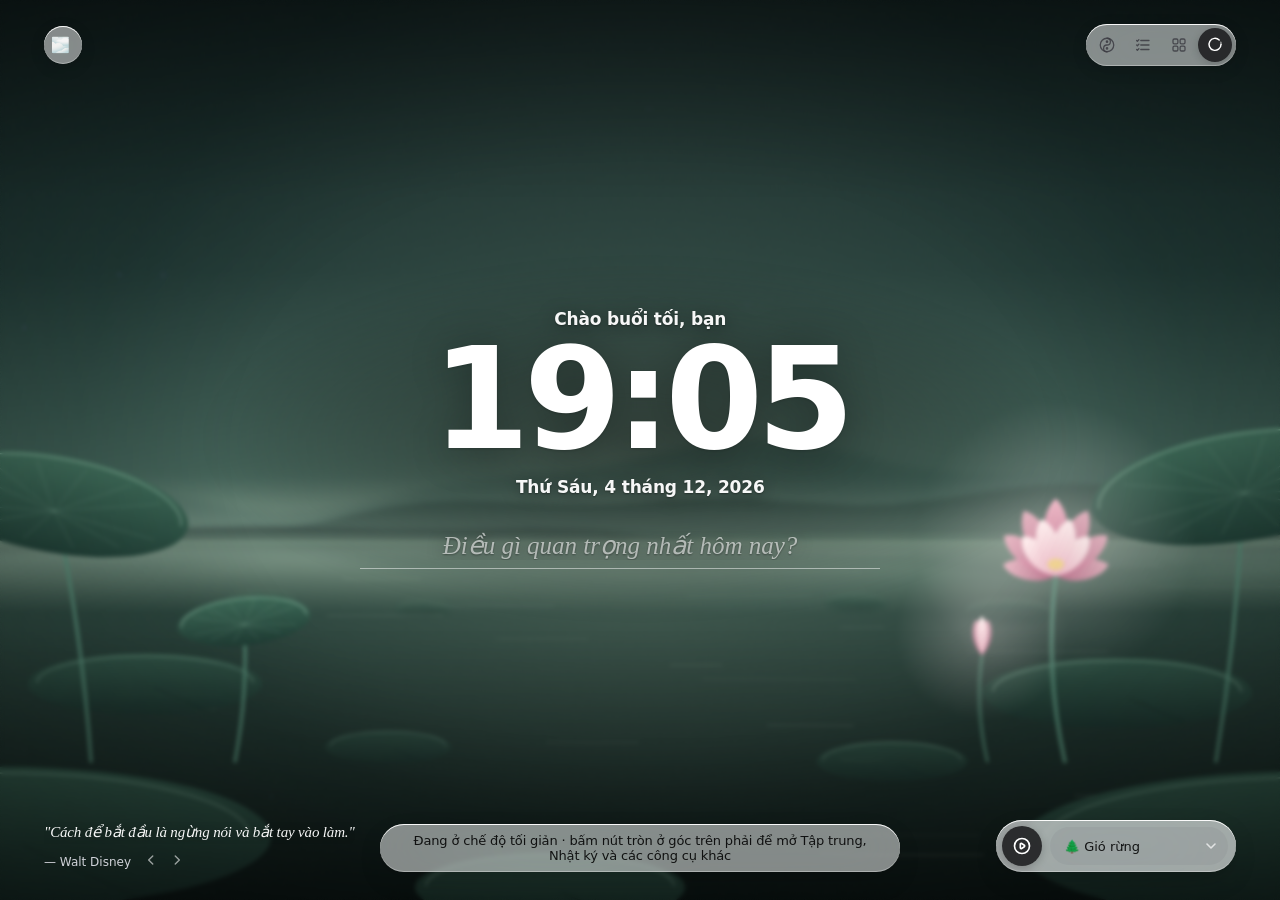
<file: index.html>
<!DOCTYPE html>
<html lang="vi">
<head>
  <meta charset="UTF-8">
  <meta name="viewport" content="width=device-width, initial-scale=1.0">
  <title>ZenTab</title>
  <script src="theme.js"></script>
  <link rel="stylesheet" href="style.css">
  <link rel="stylesheet" href="liquid-glass.css">
</head>
<body>
  <div id="particles"></div>
  <div class="overlay"></div>

  <div class="app-layout" data-view="home">
    <!-- Left Navigation Sidebar -->
    <aside class="sidebar-left">
      <nav class="sidebar-nav">
        <button class="nav-item active" data-tab="home" aria-label="Trang chủ">
          <svg xmlns="http://www.w3.org/2000/svg" fill="none" viewBox="0 0 24 24" stroke="currentColor">
            <path stroke-linecap="round" stroke-linejoin="round" stroke-width="1.5" d="M3 12l2-2m0 0l7-7 7 7M5 10v10a1 1 0 001 1h3m10-11l2 2m-2-2v10a1 1 0 01-1 1h-3m-6 0a1 1 0 001-1v-4a1 1 0 011-1h2a1 1 0 011 1v4a1 1 0 001 1m-6 0h6"/>
          </svg>
          <span class="nav-tip">Trang chủ</span>
        </button>
        <button class="nav-item" data-tab="focus" aria-label="Tập trung">
          <svg xmlns="http://www.w3.org/2000/svg" fill="none" viewBox="0 0 24 24" stroke="currentColor">
            <path stroke-linecap="round" stroke-linejoin="round" stroke-width="1.5" d="M12 8v4l3 3m6-3a9 9 0 11-18 0 9 9 0 0118 0z"/>
          </svg>
          <span class="nav-tip">Tập trung</span>
        </button>
        <button class="nav-item" data-tab="tasks" aria-label="Nhiệm vụ">
          <svg xmlns="http://www.w3.org/2000/svg" fill="none" viewBox="0 0 24 24" stroke="currentColor">
            <path stroke-linecap="round" stroke-linejoin="round" stroke-width="1.5" d="M9 5H7a2 2 0 00-2 2v12a2 2 0 002 2h10a2 2 0 002-2V7a2 2 0 00-2-2h-2M9 5a2 2 0 002 2h2a2 2 0 002-2M9 5a2 2 0 012-2h2a2 2 0 012 2m-6 9l2 2 4-4"/>
          </svg>
          <span class="nav-tip">Nhiệm vụ</span>
        </button>
        <button class="nav-item" data-tab="journal" aria-label="Nhật ký">
          <svg xmlns="http://www.w3.org/2000/svg" fill="none" viewBox="0 0 24 24" stroke="currentColor" stroke-width="1.5" stroke-linecap="round" stroke-linejoin="round">
            <path d="M6 3.5h11a1.5 1.5 0 0 1 1.5 1.5v14a1.5 1.5 0 0 1-1.5 1.5H6z"/><path d="M6 3.5v17M9.5 8h5.5M9.5 11.5h5.5"/><path d="M4.5 7h3M4.5 12h3M4.5 17h3"/>
          </svg>
          <span class="nav-tip">Nhật ký</span>
        </button>
        <button class="nav-item" data-tab="ai" aria-label="AI Mentor">
          <svg xmlns="http://www.w3.org/2000/svg" fill="none" viewBox="0 0 24 24" stroke="currentColor">
            <path stroke-linecap="round" stroke-linejoin="round" stroke-width="1.5" d="M9.663 17h4.673M12 3v1m6.364 1.636l-.707.707M21 12h-1M4 12H3m3.343-5.657l-.707-.707m2.828 9.9a5 5 0 113.536 0V21h2v-2.243a4.973 4.973 0 013.536 0V21h-2v-2a1 1 0 00-1-1h-2a1 1 0 00-1 1v2H9v-2.243z"/>
          </svg>
          <span class="nav-tip">AI Mentor</span>
        </button>
        <button class="nav-item" data-tab="stats" aria-label="Thống kê">
          <svg xmlns="http://www.w3.org/2000/svg" fill="none" viewBox="0 0 24 24" stroke="currentColor">
            <path stroke-linecap="round" stroke-linejoin="round" stroke-width="1.5" d="M9 19v-6a2 2 0 00-2-2H5a2 2 0 00-2 2v6a2 2 0 002 2h2a2 2 0 002-2zm0 0V9a2 2 0 012-2h2a2 2 0 012 2v10m-6 0a2 2 0 002 2h2a2 2 0 002-2m0 0V5a2 2 0 012-2h2a2 2 0 012 2v14a2 2 0 002 2h2a2 2 0 002-2z"/>
          </svg>
          <span class="nav-tip">Thống kê</span>
        </button>
        <span class="nav-divider" aria-hidden="true"></span>
        <button class="nav-item" id="settingsBtn" aria-label="Cài đặt">
          <svg xmlns="http://www.w3.org/2000/svg" fill="none" viewBox="0 0 24 24" stroke="currentColor">
            <path stroke-linecap="round" stroke-linejoin="round" stroke-width="1.5" d="M10.325 4.317c.426-1.756 2.924-1.756 3.35 0a1.724 1.724 0 002.573 1.066c1.543-.94 3.31.826 2.37 2.37a1.724 1.724 0 001.065 2.572c1.756.426 1.756 2.924 0 3.35a1.724 1.724 0 00-1.066 2.573c.94 1.543-.826 3.31-2.37 2.37a1.724 1.724 0 00-2.572 1.065c-.426 1.756-2.924 1.756-3.35 0a1.724 1.724 0 00-2.573-1.066c-1.543.94-3.31-.826-2.37-2.37a1.724 1.724 0 00-1.065-2.572c-1.756-.426-1.756-2.924 0-3.35a1.724 1.724 0 001.066-2.573c-.94-1.543.826-3.31 2.37-2.37.996.608 2.296.07 2.572-1.065z"/>
            <path stroke-linecap="round" stroke-linejoin="round" stroke-width="1.5" d="M15 12a3 3 0 11-6 0 3 3 0 016 0z"/>
          </svg>
          <span class="nav-tip">Cài đặt</span>
        </button>
      </nav>

      <div class="sidebar-bottom">
        <div class="profile-container">
          <img src="icons/icon128.png" alt="Ảnh đại diện · mở Cài đặt" class="user-avatar" id="userAvatar">
        </div>
      </div>
    </aside>

    <!-- Views Wrapper -->
    <main class="main-content-wrapper">
      
      <!-- VIEW 1: HOME DASHBOARD -->
      <div id="view-home" class="dashboard-view active">
        <!-- Dashboard Header Utilities -->
        <div class="dashboard-header">
          <div class="header-left">
            <!-- Weather widget (minimal inline) with expandable detailed card -->
            <div class="weather-wrapper-relative">
              <button type="button" class="weather-widget-minimal" id="weatherWidget" title="Xem chi tiết thời tiết">
                <span id="weatherIconEmoji" class="weather-icon">☀️</span>
                <span class="weather-temp" id="weatherTempDisplay">Đang tải thời tiết…</span>
                <span class="weather-desc" id="weatherDescDisplay"></span>
              </button>
              
              <!-- Dropdown chi tiết thời tiết -->
              <div class="weather-detailed-card glass-card" id="weatherDetailedCard" style="display:none;">
                <div class="weather-details-grid">
                  <div class="weather-detail-item">
                    <span class="wd-label">Cảm giác như</span>
                    <span class="wd-val" id="wdFeelsLike">--°C</span>
                  </div>
                  <div class="weather-detail-item">
                    <span class="wd-label">Độ ẩm</span>
                    <span class="wd-val" id="wdHumidity">--%</span>
                  </div>
                  <div class="weather-detail-item">
                    <span class="wd-label">Bình minh</span>
                    <span class="wd-val" id="wdSunrise">--:--</span>
                  </div>
                  <div class="weather-detail-item">
                    <span class="wd-label">Hoàng hôn</span>
                    <span class="wd-val" id="wdSunset">--:--</span>
                  </div>
                </div>
                <div class="weather-zen-quote" id="weatherZenQuote">
                  Đang tìm kiếm sự cân bằng của tiết trời...
                </div>
                <div class="weather-forecast-3day" id="weatherForecast3Day">
                  <!-- Injected via JS -->
                </div>
              </div>
            </div>
          </div>
          <div class="header-right">
            <!-- Zen Control Buttons -->
            <div class="zen-controls-bar">
              <button id="toggleLeftBtn" class="zen-control-btn" aria-label="Lá số Tử Vi">
                <svg xmlns="http://www.w3.org/2000/svg" fill="none" viewBox="0 0 24 24" stroke="currentColor" stroke-width="1.7" stroke-linecap="round" stroke-linejoin="round" aria-hidden="true"><circle cx="12" cy="12" r="9"/><path d="M12 3a4.5 4.5 0 0 1 0 9 4.5 4.5 0 0 0 0 9"/><circle cx="12" cy="7.5" r="0.9" fill="currentColor"/><circle cx="12" cy="16.5" r="0.9"/></svg>
                <span class="ctl-tip">Lá số Tử Vi</span>
              </button>
              <button id="toggleTasksBtn" class="zen-control-btn" aria-label="Nhiệm vụ hôm nay">
                <svg xmlns="http://www.w3.org/2000/svg" fill="none" viewBox="0 0 24 24" stroke="currentColor" stroke-width="1.7" stroke-linecap="round" stroke-linejoin="round" aria-hidden="true"><path d="M9 6h11M9 12h11M9 18h11"/><path d="M3.5 6l1 1 2-2M3.5 12l1 1 2-2M3.5 18l1 1 2-2"/></svg>
                <span class="ctl-tip">Nhiệm vụ hôm nay</span>
              </button>
              <button id="toggleRightBtn" class="zen-control-btn" aria-label="Tiện ích">
                <svg xmlns="http://www.w3.org/2000/svg" fill="none" viewBox="0 0 24 24" stroke="currentColor" stroke-width="1.7" stroke-linecap="round" stroke-linejoin="round" aria-hidden="true"><rect x="4" y="4" width="6.5" height="6.5" rx="1.8"/><rect x="13.5" y="4" width="6.5" height="6.5" rx="1.8"/><rect x="4" y="13.5" width="6.5" height="6.5" rx="1.8"/><rect x="13.5" y="13.5" width="6.5" height="6.5" rx="1.8"/></svg>
                <span class="ctl-tip">Tiện ích</span>
              </button>
              <button id="toggleZenBtn" class="zen-control-btn main-zen-toggle" aria-pressed="false" aria-label="Chế độ tối giản">
                <svg viewBox="0 0 24 24" fill="none" stroke="currentColor" stroke-width="1.9" stroke-linecap="round" aria-hidden="true"><path d="M17.6 5.4A8 8 0 1 0 20 11.2"/><path d="M20 11.2c.1-1 .1-1.9-.2-2.8" opacity=".55"/></svg>
                <span class="ctl-tip">Chế độ tối giản</span>
              </button>
            </div>
          </div>
        </div>

        <div class="zen-hint" id="zenHint" role="status" hidden>Đang ở chế độ tối giản · bấm nút tròn ở góc trên phải để mở Tập trung, Nhật ký và các công cụ khác</div>

        <div class="main-dashboard-new">
          <!-- CENTER VIEWPORT: Main Focus -->
          <div class="main-focus-center">
            <!-- Greetings and Time -->
            <header class="center-header">
              <h2 class="greeting" id="greeting">Chào buổi sáng, <span id="userName" class="name-editable">bạn</span></h2>
              <div id="clock" class="clock">00:00</div>
              <div id="date" class="date"></div>
              <div id="sparkline" class="sparkline week-dots" role="img" hidden></div>

            </header>

            <!-- Focus Intention -->
            <div class="intention-container glass-card">
              <div id="journalReflection" class="journal-section" style="display:none">
                <p class="journal-label">Hôm qua bạn đã viết:</p>
                <p class="journal-entry" id="reflectionEntry"></p>
                <p class="journal-prompt">Bạn đã làm được chưa?</p>
                <div class="journal-actions">
                  <button class="journal-btn" data-honored="true">Rồi</button>
                  <button class="journal-btn" data-honored="false">Chưa</button>
                </div>
              </div>

              <div id="journalIntention" class="journal-section is-asking">
                <p class="journal-label" id="intentionLabel">Điều gì quan trọng nhất hôm nay?</p>
                <div class="journal-input-row" id="journalInputRow">
                  <input type="text" id="journalInput" placeholder="Điều gì quan trọng nhất hôm nay?" aria-labelledby="intentionLabel" autocomplete="off">
                  <button class="intention-submit-btn" id="intentionSubmitBtn" aria-label="Lưu ý định">
                    <svg xmlns="http://www.w3.org/2000/svg" fill="none" viewBox="0 0 24 24" stroke="currentColor">
                      <path stroke-linecap="round" stroke-linejoin="round" stroke-width="2" d="M14 5l7 7m0 0l-7 7m7-7H3" />
                    </svg>
                  </button>
                </div>
                <p id="journalTodayEntry" class="journal-entry" style="display:none"></p>
                <button type="button" id="startFocusFromIntention" class="intention-start-btn" hidden>
                  <svg xmlns="http://www.w3.org/2000/svg" viewBox="0 0 24 24" fill="currentColor" aria-hidden="true"><path d="M8 5.5v13a1 1 0 0 0 1.5.86l10.5-6.5a1 1 0 0 0 0-1.72L9.5 4.64A1 1 0 0 0 8 5.5z"/></svg>
                  <span>Bắt đầu 25 phút tập trung</span>
                </button>
              </div>
            </div>

            <!-- Lối tắt: a few everyday sites; filled by shortcuts.js -->
            <nav class="quick-links" id="quickLinks" aria-label="Lối tắt" hidden></nav>
          </div>
        </div>

        <!-- BOTTOM DOCK: Ambient Audio & Quote -->
        <div class="bottom-dock">
          <div class="dock-quote-section">
            <p id="quoteText" class="quote-text">"Cách để bắt đầu là ngừng nói và bắt tay vào làm."</p>
            <div class="quote-meta">
              <span id="quoteAuthor" class="quote-author">— Walt Disney</span>
              <button type="button" id="expandQuoteBtn" class="quote-expand-btn" title="Xem đầy đủ lời khuyên">Xem đầy đủ</button>
              <span class="quote-nav">
                <button type="button" class="quote-nav-btn" id="prevQuoteBtn" title="Câu trước" aria-label="Câu trước">
                  <svg xmlns="http://www.w3.org/2000/svg" fill="none" viewBox="0 0 24 24" stroke="currentColor"><path stroke-linecap="round" stroke-linejoin="round" stroke-width="2.4" d="M15 19l-7-7 7-7" /></svg>
                </button>
                <button type="button" class="quote-nav-btn" id="nextQuoteBtn" title="Câu tiếp theo" aria-label="Câu tiếp theo">
                  <svg xmlns="http://www.w3.org/2000/svg" fill="none" viewBox="0 0 24 24" stroke="currentColor"><path stroke-linecap="round" stroke-linejoin="round" stroke-width="2.4" d="M9 5l7 7-7 7" /></svg>
                </button>
              </span>
              <span class="quote-actions">
                <button type="button" class="quote-nav-btn quote-fav-btn" id="quoteFavBtn" title="Giữ lại câu này" aria-label="Giữ lại câu này" aria-pressed="false" hidden>
                  <svg viewBox="0 0 24 24" fill="none" stroke="currentColor" stroke-width="2" stroke-linejoin="round"><path d="M12 20s-7-4.35-7-10a4 4 0 0 1 7-2.65A4 4 0 0 1 19 10c0 5.65-7 10-7 10z"/></svg>
                </button>
                <button type="button" class="quote-nav-btn" id="quoteHideBtn" title="Không hiện câu này nữa" aria-label="Không hiện câu này nữa" hidden>
                  <svg viewBox="0 0 24 24" fill="none" stroke="currentColor" stroke-width="2" stroke-linecap="round"><path d="M6 6l12 12M18 6L6 18"/></svg>
                </button>
              </span>
            </div>
          </div>
          
          <div class="dock-player-controls">
            <button class="player-btn play-pause-btn" id="playBtn" title="Phát nhạc thư giãn">
              <svg xmlns="http://www.w3.org/2000/svg" fill="none" viewBox="0 0 24 24" stroke="currentColor" id="playIcon">
                <path stroke-linecap="round" stroke-linejoin="round" stroke-width="2" d="M14.752 11.168l-3.197-2.132A1 1 0 0010 9.87v4.263a1 1 0 001.555.832l3.197-2.132a1 1 0 000-1.664z" />
                <path stroke-linecap="round" stroke-linejoin="round" stroke-width="2" d="M21 12a9 9 0 11-18 0 9 9 0 0118 0z" />
              </svg>
            </button>
            <select id="ambientSoundSelect" class="ambient-sound-select" aria-label="Âm thanh nền">
              <option value="forest">🌲 Gió rừng</option>
              <option value="rain">🌧️ Tiếng mưa</option>
              <option value="ocean">🌊 Sóng biển</option>
              <option value="brown">🎧 Tiếng ồn nâu</option>
              <option value="zen">🧘 Thiền định</option>
              <option value="music" id="musicOpt" hidden disabled>🎵 Nhạc nền ZenTab</option>
              <option value="custom" id="customAudioOpt" style="display:none">🎵 Nhạc cá nhân</option>
            </select>
          </div>
          <!-- Plays only the user's own music URL; built-in sounds come from ambient.js -->
          <audio id="relaxingAudio" loop preload="none"></audio>
        </div>

        <!-- SIDE DRAWERS / OVERLAY PANELS -->
        
        <!-- Left Side Drawer (Tử Vi) -->
        <div id="leftDrawer" class="side-drawer left-drawer">
          <div class="drawer-header">
            <span class="drawer-title">Lá số & Tử Vi</span>
            <button class="drawer-close-btn" id="closeLeftDrawerBtn">✕</button>
          </div>
          <div class="drawer-content">
            <!-- Astrology / Horoscope panel (Tử Vi) -->
            <div class="astro-panel glass-card" id="astroPanel">
              <div class="astro-header">
                <svg class="astro-header-icon" viewBox="0 0 24 24" fill="none" stroke="currentColor" stroke-width="1.5">
                  <path d="M12 3v18M3 12h18M12 12m-9 0a9 9 0 1 0 18 0 9 9 0 1 0 -18 0" stroke-linecap="round" stroke-linejoin="round"/>
                  <path d="M12 2a10 10 0 0 1 10 10M12 22a10 10 0 0 1 -10 -10"/>
                </svg>
                <span class="astro-title">Ngày của bạn</span>
              </div>

              <div class="astro-date-title" id="astroDateTitle">Bính Tý</div>
              <div class="astro-date-sub" id="astroDateSub">17 / 05 / 2026</div>

              <div class="astro-element-row">
                <span class="nh-pill" id="nhPill">Mệnh Kim</span>
              </div>
              
              <div class="astro-divider" id="astroDivider" style="display:none"></div>
              
              <div class="astro-summary">
                <span class="section-label">Tổng quan hôm nay</span>
                <p id="todayInsight" class="astro-advice-text">Vui lòng thiết lập ngày sinh trong Cài đặt để hiển thị thông tin Tử Vi và lời khuyên cá nhân hóa của bạn.</p>
              </div>
              <div class="astro-hoangdao" id="astroHoangDao" hidden></div>
              
              <div id="zodiacInfo" class="astro-body" style="display:none"></div>
              <div class="astro-divider" id="tvDivider" style="display:none"></div>
              <div id="tuviInfo" class="astro-body" style="display:none"></div>

              <button class="glass-btn detail-btn" id="openAstroDetailsBtn">
                <span>Xem lá số</span>
                <svg xmlns="http://www.w3.org/2000/svg" fill="none" viewBox="0 0 24 24" stroke="currentColor" style="width:14px;height:14px;margin-left:6px;">
                  <path stroke-linecap="round" stroke-linejoin="round" stroke-width="2" d="M9 5l7 7-7 7" />
                </svg>
              </button>
            </div>
          </div>
        </div>

        <!-- Right Side Drawer (Pomodoro & Tools) -->
        <div id="rightDrawer" class="side-drawer right-drawer">
          <div class="drawer-header">
            <span class="drawer-title">Tiện ích</span>
            <button class="drawer-close-btn" id="closeRightDrawerBtn">✕</button>
          </div>

          <!-- Quick Tool Panel inside right side drawer (Direct child to prevent layout clipping and allow side-by-side display) -->
          <div id="quickToolPanel" class="quick-tool-panel glass-card" style="display:none">
            <div class="panel-header">
              <button class="panel-close-btn panel-back-btn" id="closeQuickToolBtn" aria-label="Quay lại" title="Quay lại (Esc)"><svg viewBox="0 0 24 24" fill="none" stroke="currentColor" stroke-width="2.2" stroke-linecap="round" stroke-linejoin="round" aria-hidden="true"><path d="M15 18l-6-6 6-6"/></svg></button>
              <span class="panel-title" id="quickToolTitle">Ghi chú</span>
            </div>
            <div class="panel-body" id="quickToolBody"></div>
          </div>

          <div class="drawer-content">
            <!-- Pomodoro widget -->
            <!-- The timer itself lives in the Focus view; the drawer only shows its state and opens it -->
            <div class="focus-launch glass-card" id="pomodoro">
              <div class="focus-launch-info">
                <span class="pomodoro-title">Phiên tập trung</span>
                <span class="focus-launch-state"><span class="timer-mode-label">Tập trung</span> · <span class="timer-display">25:00</span></span>
              </div>
              <button type="button" class="timer-main-btn" id="drawerFocusBtn">▶ Bắt đầu phiên</button>
              <!-- Source of truth for the timer mode; the Focus view's mode tabs drive it -->
              <select class="timer-mode-select" id="timerModeSelect" hidden aria-hidden="true" tabindex="-1">
                <option value="pomodoro">Pomodoro</option>
                <option value="short">Nghỉ ngắn</option>
                <option value="long">Nghỉ dài</option>
              </select>
            </div>

            <!-- Quick tools grid -->
            <div class="quick-tools-grid">
              <button class="tool-btn glass-card" data-tool="notes">
                <svg xmlns="http://www.w3.org/2000/svg" fill="none" viewBox="0 0 24 24" stroke="currentColor">
                  <path stroke-linecap="round" stroke-linejoin="round" stroke-width="1.5" d="M11 5H6a2 2 0 00-2 2v11a2 2 0 002 2h11a2 2 0 002-2v-5m-1.414-9.414a2 2 0 112.828 2.828L11.828 15H9v-2.828l8.586-8.586z" />
                </svg>
                <span>Ghi chú</span>
              </button>
              <button class="tool-btn glass-card" data-tool="habits">
                <svg xmlns="http://www.w3.org/2000/svg" fill="none" viewBox="0 0 24 24" stroke="currentColor">
                  <path stroke-linecap="round" stroke-linejoin="round" stroke-width="1.5" d="M9 12l2 2 4-4m6 2a9 9 0 11-18 0 9 9 0 0118 0z" />
                </svg>
                <span>Thói quen</span>
              </button>
              <button class="tool-btn glass-card" data-tool="ideas">
                <svg xmlns="http://www.w3.org/2000/svg" fill="none" viewBox="0 0 24 24" stroke="currentColor">
                  <path stroke-linecap="round" stroke-linejoin="round" stroke-width="1.5" d="M9.663 17h4.673M12 3v1m6.364 1.636l-.707.707M21 12h-1M4 12H3m3.343-5.657l-.707-.707m2.828 9.9a5 5 0 113.536 0V21h2v-2.243a4.973 4.973 0 013.536 0V21h-2v-2a1 1 0 00-1-1h-2a1 1 0 00-1 1v2H9v-2.243z" />
                </svg>
                <span>Ý tưởng</span>
              </button>
            </div>
          </div>
        </div>

        <!-- Bottom Right Side Drawer (Today's Tasks) -->
        <div id="tasksDrawer" class="side-drawer tasks-drawer">
          <div class="drawer-header">
            <span class="drawer-title">Nhiệm vụ hôm nay</span>
            <button class="drawer-close-btn" id="closeTasksDrawerBtn">✕</button>
          </div>
          <div class="drawer-content">
            <div class="tasks-card glass-card">
              <div class="tasks-header">
                <div class="tasks-title-group">
                  <span class="tasks-title">Danh sách công việc</span>
                  <span class="tasks-count-badge" id="tasksCountBadge">0</span>
                </div>
                <div class="tasks-actions-top">
                  <div class="task-input-row">
                    <input type="text" id="taskInput" placeholder="Thêm nhiệm vụ mới..." autocomplete="off">
                    <button id="taskAddBtn" class="task-add-btn" title="Thêm">
                      <svg xmlns="http://www.w3.org/2000/svg" fill="none" viewBox="0 0 24 24" stroke="currentColor">
                        <path stroke-linecap="round" stroke-linejoin="round" stroke-width="2" d="M12 4v16m8-8H4" />
                      </svg>
                    </button>
                  </div>
                </div>
              </div>
              <div id="taskList" class="task-list"></div>
              <div class="tasks-progress-container" id="tasksProgressContainer" style="display:none">
                <div class="tasks-progress-info">
                  <span id="tasksProgressText">Hoàn thành 0/0 nhiệm vụ</span>
                  <span id="tasksProgressPercent">0%</span>
                </div>
                <div class="tasks-progress-bar-bg">
                  <div class="tasks-progress-bar-fill" id="tasksProgressBarFill" style="width: 0%;"></div>
                </div>
              </div>
            </div>
          </div>
        </div>
      </div>
      
      <!-- VIEW 2: FOCUS -->
      <div id="view-focus" class="dashboard-view">
        <div class="focus-shell">
          <header class="focus-topbar">
            <div class="focus-now">
              <span id="focusClock" class="focus-now-time">00:00</span>
              <span id="focusDate" class="focus-now-date"></span>
              <span class="focus-hoangdao" id="focusHoangDao" hidden></span>
            </div>
            <div class="segmented focus-modes" id="focusModes" role="radiogroup" aria-label="Chế độ hẹn giờ">
              <button type="button" data-mode="pomodoro" role="radio">Tập trung</button>
              <button type="button" data-mode="short" role="radio">Nghỉ ngắn</button>
              <button type="button" data-mode="long" role="radio">Nghỉ dài</button>
            </div>
            <button type="button" class="focus-icon-btn" id="focusFullscreenBtn" title="Toàn màn hình (F)" aria-label="Toàn màn hình">
              <svg xmlns="http://www.w3.org/2000/svg" fill="none" viewBox="0 0 24 24" stroke="currentColor" stroke-width="1.8" stroke-linecap="round" stroke-linejoin="round" aria-hidden="true"><path d="M4 9V5a1 1 0 0 1 1-1h4M20 9V5a1 1 0 0 0-1-1h-4M4 15v4a1 1 0 0 0 1 1h4M20 15v4a1 1 0 0 1-1 1h-4"/></svg>
            </button>
          </header>

          <section class="focus-stage">
            <div class="focus-intention">
              <button type="button" class="focus-intention-display" id="focusIntentionDisplay" title="Bấm để đổi tiêu điểm"></button>
              <input type="text" class="focus-intention-input" id="focusIntentionInput" placeholder="Hôm nay mình tập trung vào…" aria-label="Tiêu điểm của phiên này" autocomplete="off" hidden>
              <div class="focus-suggest" id="focusSuggest" aria-label="Gợi ý tiêu điểm" hidden></div>
            </div>

            <div class="timer-circle-wrapper large-timer">
              <svg class="timer-svg" viewBox="0 0 100 100">
                <circle class="timer-track" cx="50" cy="50" r="44" />
                <circle class="timer-progress" id="focusTimerProgressRing" cx="50" cy="50" r="44" />
              </svg>
              <div class="timer-center">
                <span class="timer-mode-label focus-mode-label">Tập trung</span>
                <div class="timer-display focus-timer-display">25:00</div>
                <span class="focus-endtime" id="focusEndTime">25 phút</span>
              </div>
            </div>

            <div class="focus-controls">
              <button type="button" id="focusTimerReset" class="focus-round-btn secondary" title="Đặt lại (R)"><span>Đặt lại</span></button>
              <button type="button" id="focusTimerStart" class="focus-round-btn primary" title="Bắt đầu / Tạm dừng (Space)">
                <svg xmlns="http://www.w3.org/2000/svg" fill="none" viewBox="0 0 24 24" stroke="currentColor" aria-hidden="true"></svg>
                <span>Bắt đầu</span>
              </button>
            </div>

            <!-- Context slot: session progress while focusing; relaxation invite on a break -->
            <div class="focus-context">
              <div class="focus-sessions">
                <div class="session-dots" id="focusSessionDots" aria-hidden="true"></div>
                <span class="focus-session-text" id="focusSessionText">Chưa có phiên nào hôm nay</span>
              </div>
              <!-- Break-only: invite to a short relaxation activity -->
              <div class="relax-invite" id="relaxInvite" hidden>
                <span class="relax-invite-text">Giờ nghỉ rồi. Thư giãn một chút nhé?</span>
                <div class="relax-invite-actions">
                  <button type="button" class="relax-chip" data-relax-open="breath">Thở</button>
                  <button type="button" class="relax-chip" data-relax-open="bubbles">Bong bóng</button>
                  <button type="button" class="relax-chip" data-relax-open="garden">Vườn cát</button>
                  <button type="button" class="relax-chip" data-relax-open="stones">Xếp đá</button>
                  <button type="button" class="relax-chip" data-relax-open="lantern">Thả đèn</button>
                  <button type="button" class="link-btn" id="relaxInviteDismiss">Bỏ qua</button>
                </div>
              </div>
            </div>
          </section>

          <footer class="focus-footer">
            <div class="footer-pop">
              <button type="button" class="footer-pill" id="soundPickerBtn" aria-haspopup="true" aria-expanded="false" aria-controls="focusSounds">🎧 <span id="soundPickerLabel">Tắt tiếng</span> <span aria-hidden="true">▾</span></button>
              <div class="focus-sounds focus-popover" id="focusSounds" role="radiogroup" aria-label="Âm thanh nền" hidden>
                <button type="button" data-sound="off" role="radio">Tắt tiếng</button>
                <button type="button" data-sound="forest" role="radio">🌲 Gió rừng</button>
                <button type="button" data-sound="rain" role="radio">🌧️ Mưa</button>
                <button type="button" data-sound="ocean" role="radio">🌊 Sóng biển</button>
                <button type="button" data-sound="brown" role="radio">🎧 Ồn nâu</button>
                <button type="button" data-sound="zen" role="radio">🧘 Thiền</button>
                <button type="button" data-sound="music" role="radio" hidden>🎵 Nhạc nền</button>
              </div>
            </div>
            <div class="footer-pop">
              <button type="button" class="footer-pill footer-pill-icon" id="kbdHelpBtn" aria-haspopup="true" aria-expanded="false" aria-controls="focusKbdHint" title="Phím tắt" aria-label="Phím tắt"><svg viewBox="0 0 24 24" fill="none" stroke="currentColor" stroke-width="1.7" stroke-linecap="round" stroke-linejoin="round" aria-hidden="true"><rect x="2.5" y="6" width="19" height="12" rx="2.5"/><path d="M6.5 10h.01M10 10h.01M13.5 10h.01M17 10h.01M6.5 13.5h.01M17 13.5h.01M9.5 14h5"/></svg></button>
              <p class="focus-kbd-hint focus-popover" id="focusKbdHint" hidden><kbd>Space</kbd> bắt đầu/tạm dừng · <kbd>R</kbd> đặt lại · <kbd>1</kbd>–<kbd>3</kbd> đổi chế độ · <kbd>F</kbd> toàn màn hình</p>
            </div>
          </footer>
        </div>
      </div>
      
      <!-- VIEW 3: KANBAN BOARD TASK MANAGER -->
      <div id="view-tasks" class="dashboard-view">
        <div class="tasks-manager-container">
          <header class="view-header">
            <h2 class="view-title">Quản lý công việc</h2>
            <p class="view-subtitle">Bấm ▶ Tập trung để bắt đầu một phiên với việc đó · kéo thả thẻ để đổi trạng thái</p>
          </header>
          
          <div class="kanban-board">
            <!-- Column 1: To Do -->
            <div class="kanban-column glass-card" data-status="todo">
              <div class="kanban-column-header">
                <span class="column-dot dot-todo"></span>
                <span class="column-title">Cần làm</span>
                <span class="column-count" id="kanbanTodoCount">0</span>
              </div>
              <div class="kanban-input-row">
                <input type="text" class="kanban-task-input" id="kanbanTodoInput" placeholder="Thêm việc cần làm..." autocomplete="off">
                <button class="kanban-add-btn" data-column="todo">+</button>
              </div>
              <div class="kanban-cards-container" id="kanbanTodoContainer"></div>
            </div>
            
            <!-- Column 2: In Progress -->
            <div class="kanban-column glass-card" data-status="progress">
              <div class="kanban-column-header">
                <span class="column-dot dot-progress"></span>
                <span class="column-title">Đang làm</span>
                <span class="column-count" id="kanbanProgressCount">0</span>
              </div>
              <div class="kanban-cards-container" id="kanbanProgressContainer"></div>
            </div>
            
            <!-- Column 3: Completed -->
            <div class="kanban-column glass-card" data-status="completed">
              <div class="kanban-column-header">
                <span class="column-dot dot-completed"></span>
                <span class="column-title">Đã xong</span>
                <span class="column-count" id="kanbanCompletedCount">0</span>
              </div>
              <div class="kanban-cards-container" id="kanbanCompletedContainer"></div>
            </div>
          </div>
        </div>
      </div>
      
      <!-- VIEW 4: AI MENTOR CHAT -->
      <!-- VIEW: JOURNAL (a notebook spread: month index on the left, the day's page on the right) -->
      <div id="view-journal" class="dashboard-view">
        <div class="journal-book" id="journalBook" data-paper="cream">
          <aside class="jb-page jb-left">
            <div class="jb-month-head">
              <button type="button" class="jb-nav" id="jbPrevMonth" aria-label="Tháng trước">‹</button>
              <h3 class="jb-month-title" id="jbMonthTitle"></h3>
              <button type="button" class="jb-nav" id="jbNextMonth" aria-label="Tháng sau">›</button>
            </div>
            <div class="jb-search">
              <input type="search" id="jbSearch" placeholder="🔍 Tìm trong sổ…" aria-label="Tìm trong nhật ký" autocomplete="off">
            </div>
            <div class="jb-index" id="jbIndex">
              <div class="jb-calendar" id="jbCalendar" role="grid" aria-label="Lịch tháng"></div>
              <div class="jb-legend" aria-hidden="true">
                <span><i class="jb-dot"></i> Đã viết</span>
                <span><i class="jb-dot mood-5"></i><i class="jb-dot mood-3"></i><i class="jb-dot mood-1"></i> Tâm trạng</span>
              </div>
              <div class="jb-tags" id="jbTags"></div>
            </div>
            <div class="jb-results" id="jbResults" hidden aria-live="polite"></div>
            <details class="jb-menu">
              <summary>Sao lưu &amp; xuất</summary>
              <div class="jb-menu-list">
                <button type="button" data-export="md-month">Xuất tháng đang xem (.md)</button>
                <button type="button" data-export="md-all">Xuất toàn bộ sổ (.md)</button>
                <button type="button" data-export="print">In / lưu PDF tháng đang xem</button>
                <button type="button" data-export="backup">Tải file sao lưu (.json)</button>
                <label class="jb-import">Khôi phục từ file sao lưu…<input type="file" id="jbImport" accept="application/json,.json" hidden></label>
              </div>
            </details>
            <div class="jb-paper-pick">
              <span class="jb-small-label">Giấy</span>
              <div class="segmented" id="jbPaper" role="radiogroup" aria-label="Kiểu giấy">
                <button type="button" role="radio" data-paper="cream">Kem cổ điển</button>
                <button type="button" role="radio" data-paper="white">Trắng tối giản</button>
              </div>
            </div>
          </aside>

          <div class="jb-spine" aria-hidden="true"></div>

          <article class="jb-page jb-right" id="jbDay" aria-live="polite">
            <header class="jb-day-head">
              <button type="button" class="jb-nav" id="jbPrevDay" aria-label="Ngày trước (←)">‹</button>
              <div class="jb-date">
                <h2 class="jb-date-solar" id="jbDateSolar"></h2>
                <span class="jb-date-lunar" id="jbDateLunar"></span>
              </div>
              <button type="button" class="jb-nav" id="jbNextDay" aria-label="Ngày sau (→)">›</button>
              <button type="button" class="jb-today" id="jbToday">Hôm nay</button>
            </header>
            <p class="jb-day-quote" id="jbQuote" hidden></p>

            <div class="jb-mood" id="jbMood" role="radiogroup" aria-label="Tâm trạng hôm nay">
              <button type="button" role="radio" data-mood="1" title="Rất tệ">😞</button>
              <button type="button" role="radio" data-mood="2" title="Không ổn">😕</button>
              <button type="button" role="radio" data-mood="3" title="Bình thường">😐</button>
              <button type="button" role="radio" data-mood="4" title="Tốt">🙂</button>
              <button type="button" role="radio" data-mood="5" title="Rất tốt">😄</button>
            </div>

            <section class="jb-section">
              <h4 class="jb-label">☀ Ý định</h4>
              <p class="jb-intention" id="jbIntention"></p>
            </section>

            <section class="jb-section jb-grow">
              <h4 class="jb-label"><label for="jbNotes">Ghi chép</label></h4>
              <textarea class="jb-lines" id="jbNotes" data-field="notes" placeholder="Hôm nay thế nào?"></textarea>
            </section>

            <section class="jb-section jb-evening">
              <h4 class="jb-label">🌙 Cuối ngày</h4>
              <label class="jb-q" for="jbDid">Hôm nay mình làm được gì?</label>
              <textarea class="jb-lines jb-short" id="jbDid" data-field="did" rows="2"></textarea>
              <label class="jb-q" for="jbGrateful">Mình biết ơn điều gì?</label>
              <textarea class="jb-lines jb-short" id="jbGrateful" data-field="grateful" rows="2"></textarea>
              <label class="jb-q" for="jbTomorrow">Ngày mai ưu tiên gì?</label>
              <textarea class="jb-lines jb-short" id="jbTomorrow" data-field="tomorrow" rows="2"></textarea>
            </section>

            <footer class="jb-foot">
              <span class="jb-facts" id="jbFacts"></span>
              <span class="jb-saved" id="jbSaved" role="status" aria-live="polite"></span>
            </footer>
            <!-- Dog-eared corners: click, or grab and drag across, to turn the page -->
            <div class="jb-corners">
              <button type="button" class="jb-corner jb-corner-next" id="jbCornerNext" aria-label="Lật sang ngày sau" title="Lật trang (kéo góc hoặc bấm)"></button>
              <button type="button" class="jb-corner jb-corner-prev" id="jbCornerPrev" aria-label="Lật về ngày trước" title="Lật trang (kéo góc hoặc bấm)"></button>
            </div>
          </article>
        </div>
      </div>

      <div id="view-ai" class="dashboard-view">
        <div class="ai-mentor-container">
          <!-- Context Panel Left -->
          <aside class="ai-context-panel glass-card">
            <div class="context-header">
              <svg viewBox="0 0 24 24" fill="none" stroke="currentColor" stroke-width="1.5" class="context-icon" style="width:16px;height:16px;color:var(--accent)">
                <path stroke-linecap="round" stroke-linejoin="round" d="M12 6.042A8.967 8.967 0 006 3.75c-1.052 0-2.062.18-3 .512v14.25A8.987 8.987 0 016 18c2.305 0 4.408.867 6 2.292m0-14.25a8.966 8.966 0 016-2.292c1.052 0 2.062.18 3 .512v14.25A8.987 8.987 0 0018 18a8.967 8.967 0 00-6 2.292m0-14.25v14.25" />
              </svg>
              <span>Bối cảnh hôm nay</span>
            </div>
            <div class="context-body" id="aiContextInfo">
              <p class="context-empty">Vui lòng thiết lập ngày sinh trong Cài đặt để AI Mentor nạp dữ liệu chiêm tinh học của bạn.</p>
            </div>
          </aside>
          
          <!-- Chat Panel Right -->
          <div class="ai-chat-board glass-card">
            <div class="chat-header">
              <div class="chat-avatar-status">
                <div class="ai-avatar-glow">☯</div>
                <div class="ai-status-info">
                  <span class="ai-name">AI Mentor</span>
                  <span class="ai-status offline">Chưa kết nối</span>
                </div>
              </div>
            </div>
            
            <div class="chat-messages-thread" id="chatMessagesThread">
              <div class="chat-bubble ai">
                Xin chào! Tôi là AI Mentor của bạn. Tôi đã đọc qua lá số Tử Vi, Bát Tự cũng như danh sách nhiệm vụ của bạn hôm nay. Hãy hỏi tôi bất cứ điều gì bạn cần tư vấn để làm việc hiệu quả và cân bằng cuộc sống nhé!
              </div>
            </div>

            <!-- Quick Action Suggestion Chips -->
            <div class="chat-quick-chips" id="chatQuickChips"></div>
            
            <div class="chat-input-bar">
              <input type="text" id="chatInputField" placeholder="Hỏi AI Mentor về công việc hôm nay..." autocomplete="off">
              <button id="chatSendBtn">
                <svg xmlns="http://www.w3.org/2000/svg" fill="none" viewBox="0 0 24 24" stroke="currentColor" style="width:16px;height:16px">
                  <path stroke-linecap="round" stroke-linejoin="round" stroke-width="2" d="M12 19l9 2-9-18-9 18 9-2zm0 0v-8" />
                </svg>
              </button>
            </div>
          </div>
        </div>
      </div>
      
      <!-- VIEW 5: STATS DASHBOARD -->
      <div id="view-stats" class="dashboard-view">
        <div class="stats-dashboard-container">
          <header class="view-header">
            <h2 class="view-title">Thống kê năng suất</h2>
            <p class="view-subtitle">Thời gian tập trung, ý định và thói quen của bạn</p>
          </header>
          
          <!-- Headline numbers -->
          <div class="stats-tiles">
            <div class="stat-tile glass-card">
              <span class="stat-tile-label">Tập trung hôm nay</span>
              <span class="stat-tile-value"><span id="statsFocusToday">0</span><small> phút</small></span>
              <span class="stat-tile-sub" id="statsFocusSessions">Chưa có phiên nào</span>
            </div>
            <div class="stat-tile glass-card">
              <span class="stat-tile-label">Chuỗi ngày tập trung</span>
              <span class="stat-tile-value"><span id="statsStreak">0</span><small> ngày</small></span>
              <span class="stat-tile-sub" id="statsStreakSub">Hoàn thành 1 phiên để bắt đầu chuỗi</span>
            </div>
            <div class="stat-tile glass-card">
              <span class="stat-tile-label">Việc đã xong</span>
              <span class="stat-tile-value"><span id="statsTasksDone">0</span><small id="statsTasksTotal"> / 0</small></span>
              <span class="stat-tile-sub" id="statsTasksSub">Chưa có nhiệm vụ</span>
            </div>
          </div>

          <!-- Focus minutes, last 7 days -->
          <div class="stats-card-large glass-card stats-week-card">
            <div class="stats-week-head">
              <h3 class="card-large-title">Phút tập trung · 7 ngày qua</h3>
              <span class="stats-week-total" id="statsWeekTotal"></span>
            </div>
            <div class="week-chart-wrap">
              <div class="week-chart" id="statsWeekChart" role="img"></div>
              <div class="week-empty" id="statsWeekEmpty" hidden>
                <span>Chưa có phiên tập trung nào trong 7 ngày qua.</span>
                <button type="button" class="glass-btn" id="statsWeekStart">Mở Tập trung</button>
              </div>
            </div>
          </div>

          <div class="stats-main-grid">
            <!-- Daily intentions kept -->
            <div class="stats-card-large glass-card">
              <h3 class="card-large-title">Ý định mỗi ngày</h3>
              <div id="statsIntentions"></div>
            </div>

            <!-- Habits today -->
            <div class="stats-card-large glass-card">
              <h3 class="card-large-title">Thói quen hôm nay</h3>
              <div class="habits-analytics-list" id="statsHabitsList">
                <!-- Injected dynamically via JS -->
              </div>
            </div>
          </div>
        </div>
      </div>

    </main>
  </div>

  <!-- Detailed Horoscope / Tử Vi Modal -->
  <div id="astroDetailsModal" class="modal-overlay" style="display:none">
    <div class="modal-card astro-detail-card">
      <div class="modal-header-row">
        <h3 class="modal-title">Lá số Tử Vi</h3>
        <div class="segmented chart-tabs" id="chartTabs" role="tablist" aria-label="Lá số và luận giải" hidden>
          <button type="button" role="tab" data-chart-tab="board" class="active" aria-selected="true">Lá số</button>
          <button type="button" role="tab" data-chart-tab="reading" aria-selected="false">Luận giải</button>
        </div>
        <button class="modal-close-btn" id="closeAstroDetailsBtn" aria-label="Đóng">✕</button>
      </div>
      <div class="modal-scroll-body">
        <!-- Shown when the birth hour is unknown: date-only facts -->
        <div id="modalZodiacInfo" class="modal-astro-section"></div>

        <div id="chartLayout" class="chart-layout" hidden>
          <div class="chart-board-scroll">
            <div class="chart-board" id="chartBoard" role="group" aria-label="Bàn lá số 12 cung"></div>
          </div>
          <aside class="chart-side">
            <section class="chart-panel" id="chartLuck"></section>
            <section class="chart-panel" id="chartPalaceDetail" aria-live="polite"></section>
            <section class="chart-panel" id="chartDecades"></section>
          </aside>
        </div>

        <div id="chartReading" class="chart-reading" role="tabpanel" hidden>
          <div class="reading-head">
            <p class="reading-intro">Mỗi chủ đề có phần <strong>Dữ kiện</strong> lấy thẳng từ lá số. Phần luận giải do AI viết chỉ dựa trên các dữ kiện đó và ghi rõ căn cứ cho từng ý. Chỉ tên sao và cung được gửi cho AI, không gửi ngày giờ sinh.</p>
            <div class="reading-actions">
              <button type="button" class="modal-btn" id="readingGenerateBtn">Tạo luận giải</button>
              <span class="reading-status" id="readingStatus" role="status" aria-live="polite"></span>
            </div>
          </div>
          <div class="reading-topics" id="readingTopics"></div>
        </div>

        <p class="chart-footnote">An sao theo thư viện iztro (cách an phổ thông của Tử Vi Trung Hoa); một số phụ tinh có thể khác cách an của Tử Vi Việt Nam. Nội dung mang tính tham khảo.</p>
      </div>
    </div>
  </div>

  <!-- Góc thư giãn: breathing + bubble wrap, available during breaks -->
  <div id="relaxModal" class="modal-overlay" style="display:none" role="dialog" aria-modal="true" aria-labelledby="relaxTitle">
    <div class="modal-card relax-card">
      <div class="modal-header-row">
        <div class="relax-title-block">
          <h3 class="modal-title" id="relaxTitle">Góc thư giãn</h3>
          <span class="relax-break-left" id="relaxBreakLeft"></span>
        </div>
        <div class="segmented" id="relaxTabs" role="tablist" aria-label="Hoạt động">
          <button type="button" role="tab" data-relax-tab="breath">Thở</button>
          <button type="button" role="tab" data-relax-tab="bubbles">Bong bóng</button>
          <button type="button" role="tab" data-relax-tab="garden">Vườn cát</button>
          <button type="button" role="tab" data-relax-tab="stones">Xếp đá</button>
          <button type="button" role="tab" data-relax-tab="lantern">Thả đèn</button>
        </div>
        <button type="button" class="relax-size-btn" id="relaxSizeBtn" aria-label="Phóng to (F)" aria-pressed="false" title="Phóng to (F)">
          <svg class="icon-grow" viewBox="0 0 24 24" fill="none" stroke="currentColor" stroke-width="1.9" stroke-linecap="round" stroke-linejoin="round" aria-hidden="true"><path d="M14 4h6v6M10 20H4v-6M20 4l-7 7M4 20l7-7"/></svg>
          <svg class="icon-shrink" viewBox="0 0 24 24" fill="none" stroke="currentColor" stroke-width="1.9" stroke-linecap="round" stroke-linejoin="round" aria-hidden="true"><path d="M20 10h-6V4M4 14h6v6M14 10l7-7M10 14l-7 7"/></svg>
        </button>
        <button class="modal-close-btn" id="closeRelaxBtn" aria-label="Đóng">✕</button>
      </div>

      <!-- Every activity: a scene of the same size, one row of controls, one line of notes -->
      <section class="relax-pane" id="relaxBreath" role="tabpanel">
        <div class="relax-stage breath-stage">
          <div class="breath-orb">
            <svg class="breath-ring" viewBox="0 0 100 100" aria-hidden="true">
              <circle class="breath-ring-track" cx="50" cy="50" r="47"/>
              <circle class="breath-ring-progress" id="breathRing" cx="50" cy="50" r="47" pathLength="100"/>
            </svg>
            <div class="breath-circle" id="breathCircle"></div>
          </div>
          <div class="breath-label" aria-live="polite">
            <span class="breath-phase" id="breathPhase">Sẵn sàng</span>
            <span class="breath-count" id="breathCount"></span>
          </div>
        </div>
        <div class="relax-controls">
          <div class="segmented" id="breathPatterns" role="radiogroup" aria-label="Nhịp thở">
            <button type="button" role="radio" data-pattern="box">Hộp 4-4-4-4</button>
            <button type="button" role="radio" data-pattern="478">4-7-8</button>
            <button type="button" role="radio" data-pattern="calm">Thư thái 4-6</button>
          </div>
          <button type="button" class="modal-btn" id="breathToggle">Bắt đầu</button>
        </div>
        <p class="relax-note"><span id="breathRounds"></span><span id="breathHint">Phím cách để bắt đầu / dừng</span></p>
      </section>

      <section class="relax-pane" id="relaxBubbles" role="tabpanel" hidden>
        <div class="relax-stage bubble-stage">
          <div class="bubble-sheet" id="bubbleSheet" aria-label="Tấm bong bóng xốp"></div>
        </div>
        <div class="relax-controls">
          <span class="bubble-meta" id="bubbleMeta">Bấm, hoặc giữ chuột rồi rê để bóp cả hàng</span>
          <button type="button" class="modal-btn modal-btn-secondary" id="bubbleNew">Tấm mới</button>
        </div>
        <p class="relax-note">Bóp hết một tấm, tấm mới tự trượt vào.</p>
      </section>

      <section class="relax-pane" id="relaxGarden" role="tabpanel" hidden>
        <div class="relax-stage garden-stage" id="gardenStage">
          <canvas id="gardenSand" aria-label="Khay cát: kéo chuột để cào, chọn Đặt đá rồi bấm để đặt đá"></canvas>
          <canvas id="gardenStones" aria-hidden="true"></canvas>
        </div>
        <div class="relax-controls">
          <div class="segmented" id="gardenTools" role="radiogroup" aria-label="Dụng cụ">
            <button type="button" role="radio" data-tool="rake">Cào</button>
            <button type="button" role="radio" data-tool="stick">Que</button>
            <button type="button" role="radio" data-tool="stone">Đặt đá</button>
          </div>
          <button type="button" class="modal-btn modal-btn-secondary" id="gardenSmooth">Làm phẳng</button>
        </div>
        <p class="relax-note">Kéo chuột để cào những đường cát. Không có đúng sai.</p>
      </section>

      <section class="relax-pane" id="relaxStones" role="tabpanel" hidden>
        <div class="relax-stage stones-stage" id="stonesStage">
          <canvas id="stonesCanvas" aria-label="Bờ hồ: rê chuột để chọn chỗ, bấm để đặt viên đá lên chồng"></canvas>
        </div>
        <div class="relax-controls">
          <span class="stones-meta" id="stonesMeta">Chồng đá: 0 viên</span>
          <button type="button" class="modal-btn modal-btn-secondary" id="stonesReset">Xếp lại</button>
        </div>
        <p class="relax-note">Rê chuột (← →) chọn chỗ, bấm (phím cách) đặt đá. Đá dẹt dễ đỡ hơn đá tròn; chồng càng cao, gió càng lay.</p>
      </section>

      <section class="relax-pane" id="relaxLantern" role="tabpanel" hidden>
        <div class="relax-stage lantern-stage" id="lanternStage">
          <canvas id="lanternCanvas" aria-label="Dòng sông đêm, nơi những chiếc đèn hoa đăng trôi đi"></canvas>
        </div>
        <form class="relax-controls lantern-form" id="lanternForm" autocomplete="off">
          <input type="text" id="lanternText" maxlength="48" placeholder="Điều gì đang làm bạn nặng lòng?" aria-label="Điều bạn muốn thả trôi">
          <button type="submit" class="modal-btn">Thả đèn</button>
        </form>
        <p class="relax-note"><span id="lanternCount"></span>Điều bạn viết chỉ ở lại trên dòng sông: không được lưu, không gửi đi đâu.</p>
      </section>

      <div class="relax-end" id="relaxEnd" hidden>
        <p class="relax-end-title">Hết giờ nghỉ rồi 🌱</p>
        <p class="relax-end-sub" id="relaxEndSub">Sẵn sàng cho phiên tiếp theo?</p>
        <div class="relax-end-actions">
          <button type="button" class="modal-btn" id="relaxBackToWork">Bắt đầu phiên mới</button>
          <button type="button" class="modal-btn modal-btn-secondary" id="relaxStay">Nghỉ thêm chút</button>
        </div>
      </div>
    </div>
  </div>

  <!-- Filled just before printing the journal -->
  <div id="journalPrint" aria-hidden="true"></div>

  <!-- Settings Modal (Birth Info & Key) -->
  <div id="settingsModal" class="modal-overlay" style="display:none">
    <div class="modal-card settings-card">
      <div class="settings-head">
        <h3 class="modal-title">Cài đặt</h3>
        <span class="settings-saved" id="settingsSaved" role="status" aria-live="polite"></span>
        <button class="modal-close-btn" id="saveBirthBtn" aria-label="Đóng" title="Đóng (Esc)">✕</button>
      </div>

      <!-- One section at a time: the list on the left is built from each section's data-nav -->
      <div class="settings-body">
      <div class="settings-side">
        <nav class="settings-nav" id="settingsNav" aria-label="Mục cài đặt"></nav>
        <p class="settings-autosave">Mọi thay đổi được lưu tự động.</p>
      </div>
      <div class="settings-panes" id="settingsPanes">

      <section class="settings-group" data-nav="Chung">
        <h4 class="settings-group-title">Chung</h4>
        <div class="modal-row">
          <div class="modal-field flex-2">
            <label for="settingsUserName">Tên hiển thị</label>
            <input type="text" id="settingsUserName" placeholder="Nhập tên hiển thị của bạn..." autocomplete="off">
          </div>
          <div class="modal-field" style="flex:1.4">
            <label for="settingsWeatherLocation">Địa phương (thời tiết)</label>
            <input type="text" id="settingsWeatherLocation" placeholder="Ví dụ: Hanoi, Tokyo..." autocomplete="off">
          </div>
        </div>
      </section>

      <section class="settings-group" data-nav="Tập trung">
        <h4 class="settings-group-title">Tập trung</h4>
        <p class="field-hint settings-group-hint">Độ dài mỗi phiên. Sau 4 phiên tập trung là một lần nghỉ dài; phiên đang chạy giữ nguyên độ dài cũ.</p>
        <div class="modal-row">
          <div class="modal-field">
            <label for="durFocus">Tập trung</label>
            <select id="durFocus"></select>
          </div>
          <div class="modal-field">
            <label for="durShort">Nghỉ ngắn</label>
            <select id="durShort"></select>
          </div>
          <div class="modal-field">
            <label for="durLong">Nghỉ dài</label>
            <select id="durLong"></select>
          </div>
        </div>
      </section>

      <section class="settings-group" data-nav="Giao diện">
        <h4 class="settings-group-title">Giao diện</h4>
      <div class="appearance-section">
        <div class="appearance-head">
          <span class="appearance-label">Chế độ màu</span>
          <div class="segmented" id="themeSegmented" role="radiogroup" aria-label="Chế độ giao diện">
            <button type="button" data-theme-option="auto" role="radio">Tự động</button>
            <button type="button" data-theme-option="light" role="radio">Sáng</button>
            <button type="button" data-theme-option="dark" role="radio">Tối</button>
          </div>
        </div>
        <span class="appearance-label">Hình nền</span>
        <div class="wallpaper-grid" id="wallpaperGrid" role="radiogroup" aria-label="Hình nền">
            <button type="button" class="wallpaper-tile" data-wallpaper="lotus" role="radio" aria-checked="false"><span class="wallpaper-swatch wp-lotus"></span><span class="wallpaper-name">Hoa sen</span></button>
            <button type="button" class="wallpaper-tile" data-wallpaper="sensom" role="radio" aria-checked="false"><span class="wallpaper-swatch wp-sensom"></span><span class="wallpaper-name">Sen sớm</span></button>
            <button type="button" class="wallpaper-tile" data-wallpaper="senchieu" role="radio" aria-checked="false"><span class="wallpaper-swatch wp-senchieu"></span><span class="wallpaper-name">Sen chiều</span></button>
            <button type="button" class="wallpaper-tile" data-wallpaper="senngoc" role="radio" aria-checked="false"><span class="wallpaper-swatch wp-senngoc"></span><span class="wallpaper-name">Sen ngọc</span></button>
            <button type="button" class="wallpaper-tile" data-wallpaper="tahoe" role="radio" aria-checked="false"><span class="wallpaper-swatch wp-tahoe"></span><span class="wallpaper-name">Hoàng hôn</span></button>
            <button type="button" class="wallpaper-tile" data-wallpaper="aurora" role="radio" aria-checked="false"><span class="wallpaper-swatch wp-aurora"></span><span class="wallpaper-name">Cực quang</span></button>
            <button type="button" class="wallpaper-tile" data-wallpaper="ocean" role="radio" aria-checked="false"><span class="wallpaper-swatch wp-ocean"></span><span class="wallpaper-name">Đại dương</span></button>
            <button type="button" class="wallpaper-tile" data-wallpaper="forest" role="radio" aria-checked="false"><span class="wallpaper-swatch wp-forest"></span><span class="wallpaper-name">Rừng sâu</span></button>
            <button type="button" class="wallpaper-tile" data-wallpaper="ember" role="radio" aria-checked="false"><span class="wallpaper-swatch wp-ember"></span><span class="wallpaper-name">Than hồng</span></button>
            <button type="button" class="wallpaper-tile" data-wallpaper="graphite" role="radio" aria-checked="false"><span class="wallpaper-swatch wp-graphite"></span><span class="wallpaper-name">Than chì</span></button>
            <button type="button" class="wallpaper-tile" data-wallpaper="sunrise" role="radio" aria-checked="false"><span class="wallpaper-swatch wp-sunrise"></span><span class="wallpaper-name">Bình minh</span></button>
            <button type="button" class="wallpaper-tile" data-wallpaper="lavender" role="radio" aria-checked="false"><span class="wallpaper-swatch wp-lavender"></span><span class="wallpaper-name">Oải hương</span></button>
            <button type="button" class="wallpaper-tile" data-wallpaper="sand" role="radio" aria-checked="false"><span class="wallpaper-swatch wp-sand"></span><span class="wallpaper-name">Cát trắng</span></button>
            <button type="button" class="wallpaper-tile" data-wallpaper="mist" role="radio" aria-checked="false"><span class="wallpaper-swatch wp-mist"></span><span class="wallpaper-name">Sương mai</span></button>
            <button type="button" class="wallpaper-tile" data-wallpaper="moon" role="radio" aria-checked="false"><span class="wallpaper-swatch wp-moon"></span><span class="wallpaper-name">Đêm trăng</span></button>
            <!-- Your own photo: the last tile. Empty, it opens the file picker; filled, it shows the photo -->
            <button type="button" class="wallpaper-tile wallpaper-tile-custom" id="bgFileSelectBtn" role="radio" aria-checked="false" title="Chọn một ảnh từ máy của bạn"><span class="wallpaper-swatch" id="wallpaperCustomSwatch"><span aria-hidden="true">＋</span></span><span class="wallpaper-name">Ảnh của bạn</span></button>
        </div>
        <input type="file" id="bgFileInput" accept="image/*" style="display:none">
        <div class="wallpaper-custom-row">
          <span id="bgFileName" class="file-name" role="status"></span>
          <button type="button" id="bgFileResetBtn" class="link-btn link-btn-destructive" style="display:none">Xoá ảnh của bạn</button>
        </div>
        <div class="modal-field wallpaper-blur">
          <label for="bgBlurRange" class="range-label">Độ mờ hình nền <span id="bgBlurValue">2px</span></label>
          <div class="range-row">
            <input type="range" id="bgBlurRange" min="0" max="25" step="1" value="2">
          </div>
        </div>
      </div>

        <div class="modal-field avatar-field">
          <label>Hình đại diện</label>
          <div class="avatar-presets-grid">
            <div role="button" tabindex="0" class="avatar-preset preset-lotus active" data-preset="lotus" title="Hoa Sen">🪷</div>
            <div role="button" tabindex="0" class="avatar-preset preset-yinyang" data-preset="yinyang" title="Thái Cực">☯</div>
            <div role="button" tabindex="0" class="avatar-preset preset-sun" data-preset="sun" title="Mặt Trời">☀️</div>
            <div role="button" tabindex="0" class="avatar-preset preset-moon" data-preset="moon" title="Mặt Trăng">🌙</div>
            <div role="button" tabindex="0" class="avatar-preset preset-wave" data-preset="wave" title="Sóng Biển">🌊</div>
            <div role="button" tabindex="0" class="avatar-preset preset-custom" data-preset="custom" id="avatarCustomIndicator" title="Ảnh cá nhân">🖼️</div>
          </div>
          <div class="file-row">
            <input type="file" id="avatarFileInput" accept="image/*" style="display:none">
            <button id="avatarFileSelectBtn" class="modal-btn modal-btn-secondary btn-sm">Tải ảnh</button>
            <span id="avatarFileName" class="file-name">Dùng preset</span>
          </div>
        </div>
      
      </section>

      <section class="settings-group" data-nav="Âm thanh">
        <h4 class="settings-group-title">Âm thanh</h4>
        <label class="switch-row" for="musicEnabled">
          <span class="switch-text">
            <span class="switch-title">Nhạc nền ZenTab</span>
            <span class="field-hint">Một bản nhạc nhẹ để nghe khi làm việc. Bật để nghe ngay; nhạc có trong trình phát và trang Tập trung, không tự phát khi mở tab.</span>
          </span>
          <input type="checkbox" id="musicEnabled" class="switch" role="switch">
        </label>
        <div class="modal-field">
          <label for="customAudioUrl">Nhạc nền riêng</label>
          <input type="text" id="customAudioUrl" placeholder="Dán link .mp3 hoặc link bài hát Suno..." autocomplete="off">
          <span class="field-hint">Xuất hiện thành lựa chọn "Nhạc cá nhân" trong trình phát.</span>
        </div>
      </section>

      <section class="settings-group" data-nav="Lời nhắn">
        <h4 class="settings-group-title">Lời nhắn</h4>
        <p class="field-hint settings-group-hint">Câu trích dẫn ở Trang chủ được chọn theo ngày của bạn. Câu của riêng bạn sẽ hiện thường hơn.</p>
        <label class="switch-row" for="greetEnabled">
          <span class="switch-text">
            <span class="switch-title">Lời hỏi thăm mỗi ngày</span>
            <span class="field-hint">Một lần mỗi ngày: hỏi bạn thấy thế nào (ghi vào Nhật ký), hoặc một lời chúc vào sinh nhật, Tết, cuối tuần.</span>
          </span>
          <input type="checkbox" id="greetEnabled" class="switch" role="switch" checked>
        </label>
        <div class="modal-field">
          <label for="ownQuoteText">Câu của riêng bạn</label>
          <div class="own-quote-form">
            <input type="text" id="ownQuoteText" placeholder="Một câu bạn muốn đọc lại mỗi ngày…" maxlength="240" autocomplete="off">
            <input type="text" id="ownQuoteAuthor" placeholder="Tác giả (tuỳ chọn)" maxlength="60" autocomplete="off" aria-label="Tác giả">
            <button type="button" id="ownQuoteAdd" class="modal-btn modal-btn-secondary btn-sm">Thêm</button>
          </div>
          <ul class="quote-rows" id="ownQuoteList"></ul>
        </div>
        <div class="modal-field">
          <label>Câu đã giữ lại ♡</label>
          <ul class="quote-rows" id="favQuoteList"></ul>
        </div>
        <div class="hidden-quotes-row field-hint" id="hiddenQuotesRow" hidden><span></span> · <button type="button" class="link-btn">Hiện lại tất cả</button></div>
      </section>

      <section class="settings-group" data-nav="AI Mentor">
        <h4 class="settings-group-title">AI Mentor</h4>
        <div class="modal-field">
          <label for="geminiKey">Gemini API key</label>
          <div class="field-with-btn">
            <input type="password" id="geminiKey" placeholder="Dán API key…" autocomplete="off">
            <button id="testApiKeyBtn" class="modal-btn modal-btn-secondary btn-sm">Thử</button>
          </div>
          <span id="apiKeyTestStatus" class="field-status"></span>
          <span class="field-hint">Miễn phí. <a href="https://aistudio.google.com/apikey" target="_blank" rel="noopener noreferrer">Lấy key tại Google AI Studio ↗</a> · Key chỉ lưu trong trình duyệt của bạn.</span>
        </div>
      </section>

      <section class="settings-group" data-nav="Tử Vi">
        <h4 class="settings-group-title">Tử Vi <span class="settings-optional">tuỳ chọn</span></h4>
        <p class="field-hint settings-group-hint">Ngày sinh theo dương lịch. Cần giờ sinh để an đủ 12 cung; không nhớ giờ thì chọn "Không rõ", app sẽ chỉ hiện những gì tính chính xác được.</p>
        <div class="modal-row">
          <div class="modal-field">
            <label for="birthDay">Ngày</label>
            <select id="birthDay"></select>
          </div>
          <div class="modal-field">
            <label for="birthMonth">Tháng</label>
            <select id="birthMonth"></select>
          </div>
          <div class="modal-field" style="flex:1.2">
            <label for="birthYear">Năm</label>
            <select id="birthYear"></select>
          </div>
          <div class="modal-field" style="flex:2">
            <label for="birthHour">Giờ sinh</label>
            <select id="birthHour"></select>
          </div>
          <div class="modal-field" style="flex:1.2">
            <label for="birthGender">Giới tính</label>
            <select id="birthGender">
              <option value="male">Nam</option>
              <option value="female">Nữ</option>
            </select>
          </div>
        </div>
        <button type="button" id="clearBirthBtn" class="link-btn link-btn-destructive">Xoá ngày sinh</button>
      </section>

      <section class="settings-group" data-nav="Thử nghiệm">
        <h4 class="settings-group-title">Thử nghiệm</h4>
        <label class="switch-row" for="labsMindmap">
          <span class="switch-text">
            <span class="switch-title">Sơ đồ ý tưởng <span class="beta-pill">Beta</span></span>
            <span class="field-hint">Mở mỗi ý tưởng thành sơ đồ tư duy, mở rộng bằng SCAMPER và 6 mũ tư duy (cần API key).</span>
          </span>
          <input type="checkbox" id="labsMindmap" class="switch" role="switch">
        </label>
      </section>

      <section class="settings-group donate-group" id="donateSection" hidden data-nav="Ủng hộ">
        <h4 class="settings-group-title">Ủng hộ ZenTab 💜</h4>
        <p class="field-hint settings-group-hint">ZenTab miễn phí, không quảng cáo và không thu thập dữ liệu. Nếu nó giúp bạn tập trung hơn, bạn có thể mời tác giả một ly cà phê — hoàn toàn tuỳ tâm.</p>
        <div class="donate-body">
          <div class="donate-qr-wrap">
            <canvas id="donateQr" class="donate-qr" role="img"></canvas>
            <span class="donate-amount-line" id="donateAmountLine"></span>
          </div>
          <div class="donate-side">
            <div class="donate-amounts" id="donateAmounts" role="radiogroup" aria-label="Số tiền ủng hộ"></div>
            <dl class="donate-details">
              <div><dt>Ngân hàng</dt><dd id="donateBank"></dd></div>
              <div><dt>Chủ tài khoản</dt><dd id="donateHolder"></dd></div>
              <div><dt>Số tài khoản</dt><dd><span id="donateAccount"></span><button type="button" class="link-btn" data-copy="donateAccount">Chép</button></dd></div>
              <div><dt>Nội dung</dt><dd><span id="donateNote"></span><button type="button" class="link-btn" data-copy="donateNote">Chép</button></dd></div>
            </dl>
            <span class="field-hint">Mở app ngân hàng bất kỳ và quét mã VietQR. Cảm ơn bạn rất nhiều!</span>
          </div>
        </div>
      </section>

      </div>
      </div>
    </div>
  </div>

  <!-- Mindmap Canvas Modal -->
  <div id="mindmapModal" class="modal-overlay" style="display:none">
    <div class="modal-card mindmap-card">
      <div class="mindmap-header">
        <div class="mindmap-header-top">
          <div class="mindmap-title-wrap">
            <span class="mindmap-title-mark">◎</span>
            <h3 class="modal-title" id="mindmapTitle" style="white-space:nowrap;">Sơ đồ ý tưởng</h3>
            <button class="mindmap-chip" id="mindmapSyntaxHint" title="Nhập nhanh nhiều ý tưởng theo cây">＋ Nhập nhanh</button>
          </div>
          <div class="mindmap-header-right">
            <span class="mindmap-ai-status" id="mindmapAiStatus"></span>
            <button class="modal-close-btn" id="closeMindmapBtn" title="Đóng (Esc)">✕</button>
          </div>
        </div>

        <div class="mindmap-toolbar" id="mindmapToolbar">
          <div class="mm-tool-group">
            <span class="mindmap-toolbar-label">Sáng tạo</span>
            <button class="mindmap-tool-btn accent" id="mindmapScamperBtn" title="Mở rộng node đang chọn theo SCAMPER"><i>✦</i><span>SCAMPER</span></button>
            <button class="mindmap-tool-btn accent" id="mindmapSixHatsBtn" title="Đánh giá node theo 6 mũ tư duy"><i>🕮</i><span>6 mũ</span></button>
          </div>
          <div class="mm-tool-group">
            <span class="mindmap-toolbar-label">Biên tập</span>
            <button class="mindmap-tool-btn" id="mindmapFastOpenBtn" title="Nhập nhanh nhiều ý tưởng">＋ Nhập nhanh</button>
            <button class="mindmap-tool-btn" id="mindmapAutoLayoutBtn" title="Tự động sắp xếp cây (Cmd+Shift+L)">⇅ Auto</button>
            <button class="mindmap-tool-btn" id="mindmapCollapseBtn" title="Thu gọn / mở rộng node (C)">▶◀ Gọn</button>
            <button class="mindmap-tool-btn" id="mindmapUndoBtn" title="Hoàn tác (Cmd+Z)" disabled>↩</button>
          </div>
          <div class="mm-tool-spacer"></div>
          <span class="mindmap-kbd-hint">Kéo nền để di chuyển · Cuộn để zoom</span>
        </div>
      </div>

      <div class="mindmap-body">
        <div class="mindmap-canvas-wrap">
          <div class="mindmap-viewport" id="mindmapViewport">
            <div class="mindmap-canvas" id="mindmapCanvas">
              <svg id="mindmapSvg">
                <defs>
                  <linearGradient id="line-grad" x1="0%" y1="0%" x2="100%" y2="100%">
                    <stop offset="0%" stop-color="rgba(167, 139, 250, 0.45)" />
                    <stop offset="100%" stop-color="rgba(236, 72, 153, 0.45)" />
                  </linearGradient>
                </defs>
              </svg>
              <div id="mindmapNodes"></div>
            </div>

            <div class="mindmap-empty-hint" id="mindmapEmptyHint" style="display:none;">
              <div class="mme-icon">◎</div>
              <div class="mme-title">Bắt đầu từ một ý tưởng</div>
              <div class="mme-sub">Nhấn ✦ SCAMPER để mở rộng, hoặc ＋ Nhập nhanh để dựng cây trong vài giây</div>
            </div>

            <div class="mindmap-zoom" id="mindmapZoom">
              <button class="mz-btn" id="mmZoomOut" title="Thu nhỏ (Cmd+−)">−</button>
              <span class="mz-label" id="mmZoomLabel">100%</span>
              <button class="mz-btn" id="mmZoomIn" title="Phóng to (Cmd++)">＋</button>
              <span class="mz-divider"></span>
              <button class="mz-btn fit" id="mmZoomFit" title="Khớp toàn cảnh (F)">⤢</button>
            </div>

            <div class="mindmap-canvas-tip" id="mindmapCanvasTip">Giữ Shift + kéo nút để di chuyển cả nhánh</div>
          </div>
        </div>

        <aside class="mindmap-inspector" id="mindmapInspector">
          <div class="mi-header">
            <span class="mi-title" id="mindmapPanelTitle">Chọn một node</span>
            <button class="mi-close" id="mmClosePanel" title="Đóng panel">✕</button>
          </div>

          <div class="mi-scroll">
            <div class="mi-section">
              <div class="mi-label">Phân loại</div>
              <div class="mi-field">
                <label>Nhãn khả thi</label>
                <select id="mmLabelSel">
                  <option value="">— chưa đánh giá —</option>
                  <option value="viable">Khả thi</option>
                  <option value="verify">Cần kiểm chứng</option>
                  <option value="kill">Loại bỏ</option>
                </select>
              </div>
              <div class="mi-field">
                <label>Loại node</label>
                <select id="mmTagSel">
                  <option value="">—</option>
                  <option value="problem">Vấn đề</option>
                  <option value="solution">Giải pháp</option>
                  <option value="risk">Rủi ro</option>
                  <option value="resource">Tài nguyên</option>
                  <option value="insight">Góc nhìn mới</option>
                </select>
              </div>
            </div>

            <div class="mi-section">
              <div class="mi-label">Ưu tiên (do bạn nhập số liệu thật)</div>
              <div class="mi-scores">
                <div class="mi-score">
                  <label>Reach</label>
                  <input type="number" id="mmReach" min="0" step="1" placeholder="0">
                </div>
                <div class="mi-score">
                  <label>Impact</label>
                  <input type="number" id="mmImpact" min="1" max="3" step="1" value="1">
                </div>
                <div class="mi-score">
                  <label>Confidence %</label>
                  <input type="number" id="mmConfidence" min="1" max="100" step="5" value="50">
                </div>
                <div class="mi-score">
                  <label>Effort</label>
                  <input type="number" id="mmEffort" min="1" max="3" step="1" value="1">
                </div>
              </div>
              <div class="mi-rice">
                <div class="mi-rice-item"><span class="mi-rice-k">RICE</span><span class="mi-rice-v" id="mmRice">—</span></div>
                <div class="mi-rice-item"><span class="mi-rice-k">ICE</span><span class="mi-rice-v" id="mmIce">—</span></div>
              </div>
            </div>

            <div class="mi-section">
              <div class="mi-label">Bằng chứng / ghi chú</div>
              <textarea id="mmEvidence" rows="3" placeholder="Số liệu khảo sát, link, tài liệu thật..."></textarea>
            </div>

            <div class="mi-section" id="mmHatsSection" style="display:none;">
              <div class="mi-label">Đánh giá 6 mũ tư duy</div>
              <div class="mm-hats-grid" id="mmHatsBody"></div>
            </div>

            <div class="mi-section">
              <button class="mi-action accent" id="mmInspectorScamperBtn"><i>✦</i> Mở rộng SCAMPER</button>
              <button class="mi-action accent" id="mmInspectorSixHatsBtn"><i>🕮</i> Đánh giá 6 mũ</button>
              <button class="mi-action danger" id="mmInspectorDeleteBtn">Xóa nhánh</button>
            </div>
          </div>
        </aside>
      </div>

      <!-- Fast input overlay panel -->
      <div class="mindmap-fastinput" id="mindmapFastInput">
        <div class="mindmap-fastinput-head">
          <span>Nhập nhanh nhiều ý tưởng theo cây</span>
          <button class="modal-close-btn" id="mmFastClose">✕</button>
        </div>
        <div class="mm-fast-syntax">
          <code>tên ý</code> tạo nhánh · <code>&gt;</code> con của nhánh trước · <code>-</code> ghi chú/bằng chứng · <code>!</code> rủi ro
        </div>
        <textarea id="mmFastText" rows="7" placeholder="Ví dụ:
Chợ online thực phẩm
&gt; Bán sỉ cho quán ăn
&gt; App giao hàng nội thành
- Cần chạy thử MVP tại 3 quận
! Đối thủ lớn có sẵn vốn"></textarea>
        <div class="mindmap-fastinput-actions">
          <button class="mindmap-tool-btn" id="mmFastCancel">Hủy (Esc)</button>
          <button class="mindmap-tool-btn accent" id="mmFastOk">Tạo nodes</button>
        </div>
      </div>
    </div>
  </div>

  <script src="ambient.js" defer></script>
  <div class="greet-toast" id="greetToast" role="status" aria-live="polite" hidden></div>

  <script src="quotes.js" defer></script>
  <script src="script.js" defer></script>
  <script src="relax.js" defer></script>
  <script src="journal.js" defer></script>
  <script src="donate.js" defer></script>
  <script src="greet.js" defer></script>

  <!-- Add / edit one shortcut; placed next to its tile by shortcuts.js -->
  <form class="quick-link-editor" id="quickLinkEditor" hidden novalidate>
    <div class="modal-field">
      <label for="quickLinkUrl">Địa chỉ</label>
      <input type="text" id="quickLinkUrl" placeholder="mail.google.com" autocomplete="off" spellcheck="false" inputmode="url">
    </div>
    <div class="modal-field">
      <label for="quickLinkName">Tên</label>
      <input type="text" id="quickLinkName" placeholder="Để trống sẽ lấy tên trang" maxlength="24" autocomplete="off">
    </div>
    <span class="quick-link-error" id="quickLinkError" role="alert"></span>
    <div class="quick-link-editor-actions">
      <button type="button" class="link-btn link-btn-destructive" id="quickLinkRemove" hidden>Xoá</button>
      <span class="quick-link-editor-spacer"></span>
      <button type="button" class="modal-btn modal-btn-secondary btn-sm" id="quickLinkCancel">Huỷ</button>
      <button type="submit" class="modal-btn btn-sm">Lưu</button>
    </div>
  </form>
  <script src="shortcuts.js" defer></script>
</body>
</html>
</file>
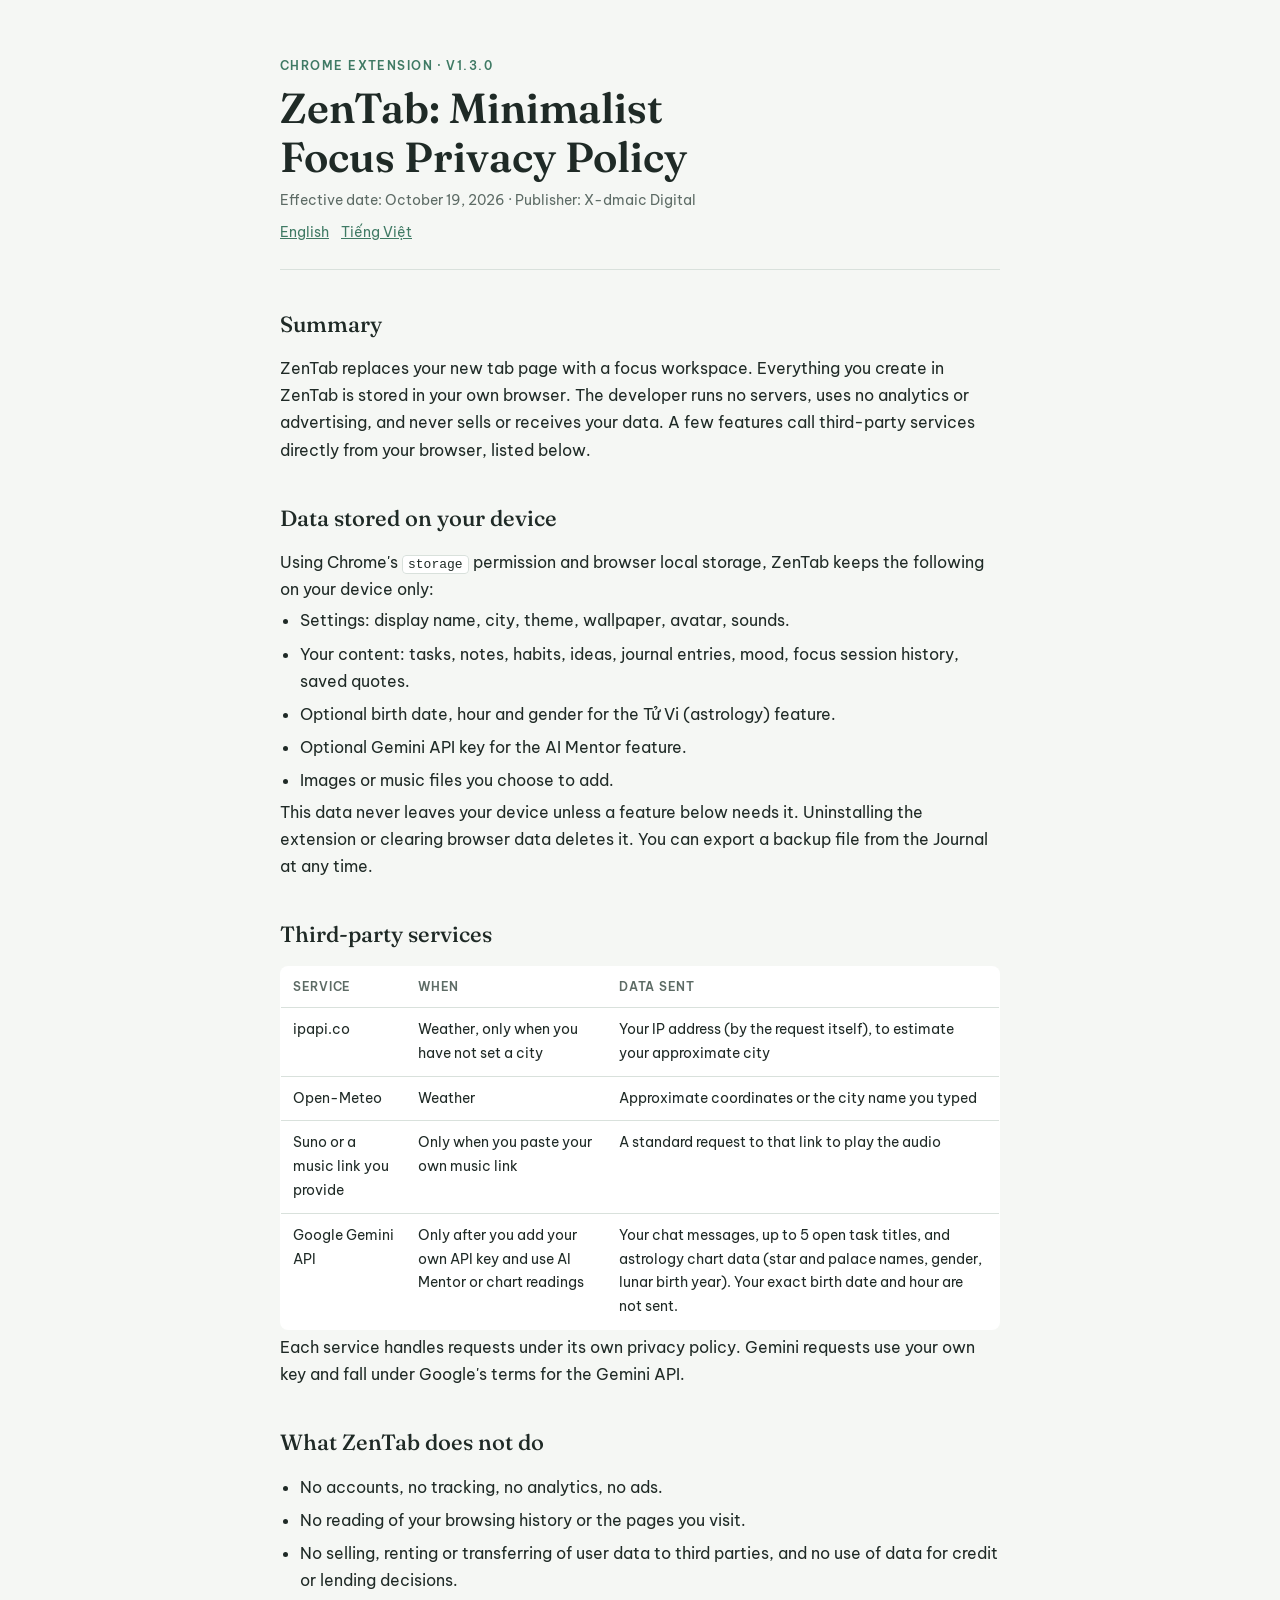
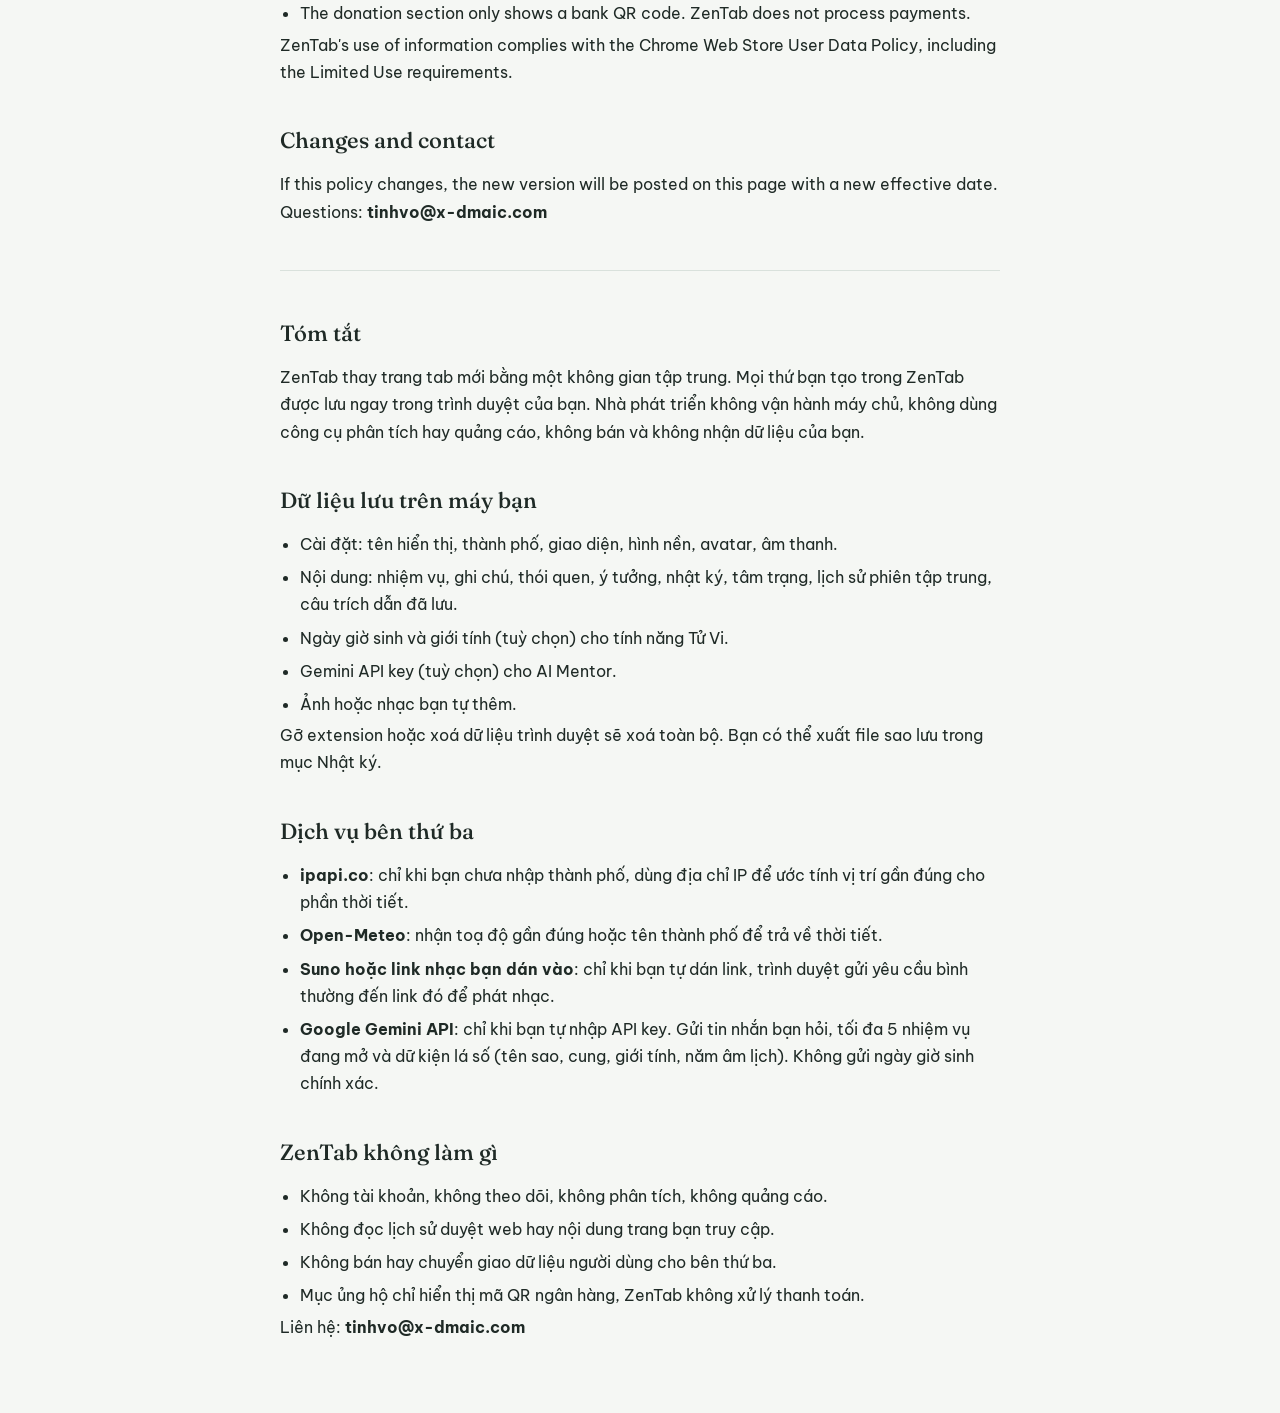
<file: docs/index.html>
<!doctype html>
<html lang="vi">
<head>
<meta charset="utf-8">
<meta name="viewport" content="width=device-width, initial-scale=1">
<title>ZenTab Privacy Policy</title>
<link rel="stylesheet" href="https://fonts.googleapis.com/css2?family=Fraunces:opsz,wght@9..144,500;9..144,600&family=Be+Vietnam+Pro:wght@400;500;600&display=swap">
<style>
/* Layout: single readable column, bilingual sections, quiet sage palette from ZenTab's lotus/mist theme */
:root{
  --bg:#f5f7f4; --surface:#ffffff; --fg:#1f2a26; --muted:#5d6b65; --line:#d9e1dc; --accent:#3f7a64;
  --display:"Fraunces",Georgia,serif; --body:"Be Vietnam Pro",system-ui,-apple-system,"Segoe UI",sans-serif;
}
@media (prefers-color-scheme:dark){:root:not([data-theme="light"]){--bg:#121816;--surface:#1a2320;--fg:#e4ebe7;--muted:#9aaaa3;--line:#2c3934;--accent:#7cc0a5;color-scheme:dark}}
:root[data-theme="dark"]{--bg:#121816;--surface:#1a2320;--fg:#e4ebe7;--muted:#9aaaa3;--line:#2c3934;--accent:#7cc0a5;color-scheme:dark}
body{background:var(--bg);color:var(--fg);font-family:var(--body);font-size:16px;line-height:1.7;
  padding-left:max(16px,env(safe-area-inset-left,0px));padding-right:max(16px,env(safe-area-inset-right,0px));padding-block:48px 64px}
main{max-width:720px;margin:0 auto;display:flex;flex-direction:column;gap:36px}
header{display:flex;flex-direction:column;gap:8px;border-bottom:1px solid var(--line);padding-bottom:24px}
.eyebrow{font-size:12px;letter-spacing:.12em;text-transform:uppercase;color:var(--accent);font-weight:600}
h1{font-family:var(--display);font-weight:600;font-size:clamp(30px,6vw,42px);line-height:1.15;margin:0;text-wrap:balance}
h2{font-family:var(--display);font-weight:500;font-size:22px;margin:0 0 8px;text-wrap:balance}
.meta{color:var(--muted);font-size:14px}
nav.lang{display:flex;gap:12px;font-size:14px}
nav.lang a{color:var(--accent)}
section{display:flex;flex-direction:column;gap:4px}
p,ul{margin:0} ul{padding-left:20px} li+li{margin-top:6px}
table{width:100%;border-collapse:collapse;font-size:14px;background:var(--surface);border:1px solid var(--line);border-radius:8px;overflow:hidden}
.tw{overflow-x:auto}
th,td{text-align:left;vertical-align:top;padding:10px 12px;border-bottom:1px solid var(--line)}
th{font-weight:600;color:var(--muted);font-size:12px;letter-spacing:.06em;text-transform:uppercase}
tr:last-child td{border-bottom:0}
code{font-size:13px;background:var(--surface);border:1px solid var(--line);padding:1px 5px;border-radius:4px}
.divider{border:0;border-top:1px solid var(--line);margin:8px 0}
a{color:var(--accent)} a:focus-visible{outline:2px solid var(--accent);outline-offset:2px}
</style>
</head>
<body>

<main>
<header>
  <span class="eyebrow">Chrome Extension · v1.3.0</span>
  <h1>ZenTab: Minimalist Focus Privacy Policy</h1>
  <p class="meta">Effective date: October 19, 2026 · Publisher: X-dmaic Digital</p>
  <nav class="lang"><a href="#en">English</a><a href="#vi">Tiếng Việt</a></nav>
</header>

<section id="en">
  <h2>Summary</h2>
  <p>ZenTab replaces your new tab page with a focus workspace. Everything you create in ZenTab is stored in your own browser. The developer runs no servers, uses no analytics or advertising, and never sells or receives your data. A few features call third-party services directly from your browser, listed below.</p>
</section>

<section>
  <h2>Data stored on your device</h2>
  <p>Using Chrome's <code>storage</code> permission and browser local storage, ZenTab keeps the following on your device only:</p>
  <ul>
    <li>Settings: display name, city, theme, wallpaper, avatar, sounds.</li>
    <li>Your content: tasks, notes, habits, ideas, journal entries, mood, focus session history, saved quotes.</li>
    <li>Optional birth date, hour and gender for the Tử Vi (astrology) feature.</li>
    <li>Optional Gemini API key for the AI Mentor feature.</li>
    <li>Images or music files you choose to add.</li>
  </ul>
  <p>This data never leaves your device unless a feature below needs it. Uninstalling the extension or clearing browser data deletes it. You can export a backup file from the Journal at any time.</p>
</section>

<section>
  <h2>Third-party services</h2>
  <div class="tw"><table>
    <thead><tr><th>Service</th><th>When</th><th>Data sent</th></tr></thead>
    <tbody>
      <tr><td>ipapi.co</td><td>Weather, only when you have not set a city</td><td>Your IP address (by the request itself), to estimate your approximate city</td></tr>
      <tr><td>Open-Meteo</td><td>Weather</td><td>Approximate coordinates or the city name you typed</td></tr>
      <tr><td>Suno or a music link you provide</td><td>Only when you paste your own music link</td><td>A standard request to that link to play the audio</td></tr>
      <tr><td>Google Gemini API</td><td>Only after you add your own API key and use AI Mentor or chart readings</td><td>Your chat messages, up to 5 open task titles, and astrology chart data (star and palace names, gender, lunar birth year). Your exact birth date and hour are not sent.</td></tr>
    </tbody>
  </table></div>
  <p>Each service handles requests under its own privacy policy. Gemini requests use your own key and fall under Google's terms for the Gemini API.</p>
</section>

<section>
  <h2>What ZenTab does not do</h2>
  <ul>
    <li>No accounts, no tracking, no analytics, no ads.</li>
    <li>No reading of your browsing history or the pages you visit.</li>
    <li>No selling, renting or transferring of user data to third parties, and no use of data for credit or lending decisions.</li>
    <li>The donation section only shows a bank QR code. ZenTab does not process payments.</li>
  </ul>
  <p>ZenTab's use of information complies with the Chrome Web Store User Data Policy, including the Limited Use requirements.</p>
</section>

<section>
  <h2>Changes and contact</h2>
  <p>If this policy changes, the new version will be posted on this page with a new effective date. Questions: <strong>tinhvo@x-dmaic.com</strong></p>
</section>

<hr class="divider">

<section id="vi">
  <h2>Tóm tắt</h2>
  <p>ZenTab thay trang tab mới bằng một không gian tập trung. Mọi thứ bạn tạo trong ZenTab được lưu ngay trong trình duyệt của bạn. Nhà phát triển không vận hành máy chủ, không dùng công cụ phân tích hay quảng cáo, không bán và không nhận dữ liệu của bạn.</p>
</section>

<section>
  <h2>Dữ liệu lưu trên máy bạn</h2>
  <ul>
    <li>Cài đặt: tên hiển thị, thành phố, giao diện, hình nền, avatar, âm thanh.</li>
    <li>Nội dung: nhiệm vụ, ghi chú, thói quen, ý tưởng, nhật ký, tâm trạng, lịch sử phiên tập trung, câu trích dẫn đã lưu.</li>
    <li>Ngày giờ sinh và giới tính (tuỳ chọn) cho tính năng Tử Vi.</li>
    <li>Gemini API key (tuỳ chọn) cho AI Mentor.</li>
    <li>Ảnh hoặc nhạc bạn tự thêm.</li>
  </ul>
  <p>Gỡ extension hoặc xoá dữ liệu trình duyệt sẽ xoá toàn bộ. Bạn có thể xuất file sao lưu trong mục Nhật ký.</p>
</section>

<section>
  <h2>Dịch vụ bên thứ ba</h2>
  <ul>
    <li><strong>ipapi.co</strong>: chỉ khi bạn chưa nhập thành phố, dùng địa chỉ IP để ước tính vị trí gần đúng cho phần thời tiết.</li>
    <li><strong>Open-Meteo</strong>: nhận toạ độ gần đúng hoặc tên thành phố để trả về thời tiết.</li>
    <li><strong>Suno hoặc link nhạc bạn dán vào</strong>: chỉ khi bạn tự dán link, trình duyệt gửi yêu cầu bình thường đến link đó để phát nhạc.</li>
    <li><strong>Google Gemini API</strong>: chỉ khi bạn tự nhập API key. Gửi tin nhắn bạn hỏi, tối đa 5 nhiệm vụ đang mở và dữ kiện lá số (tên sao, cung, giới tính, năm âm lịch). Không gửi ngày giờ sinh chính xác.</li>
  </ul>
</section>

<section>
  <h2>ZenTab không làm gì</h2>
  <ul>
    <li>Không tài khoản, không theo dõi, không phân tích, không quảng cáo.</li>
    <li>Không đọc lịch sử duyệt web hay nội dung trang bạn truy cập.</li>
    <li>Không bán hay chuyển giao dữ liệu người dùng cho bên thứ ba.</li>
    <li>Mục ủng hộ chỉ hiển thị mã QR ngân hàng, ZenTab không xử lý thanh toán.</li>
  </ul>
  <p>Liên hệ: <strong>tinhvo@x-dmaic.com</strong></p>
</section>
</main>
</body>
</html>
</file>
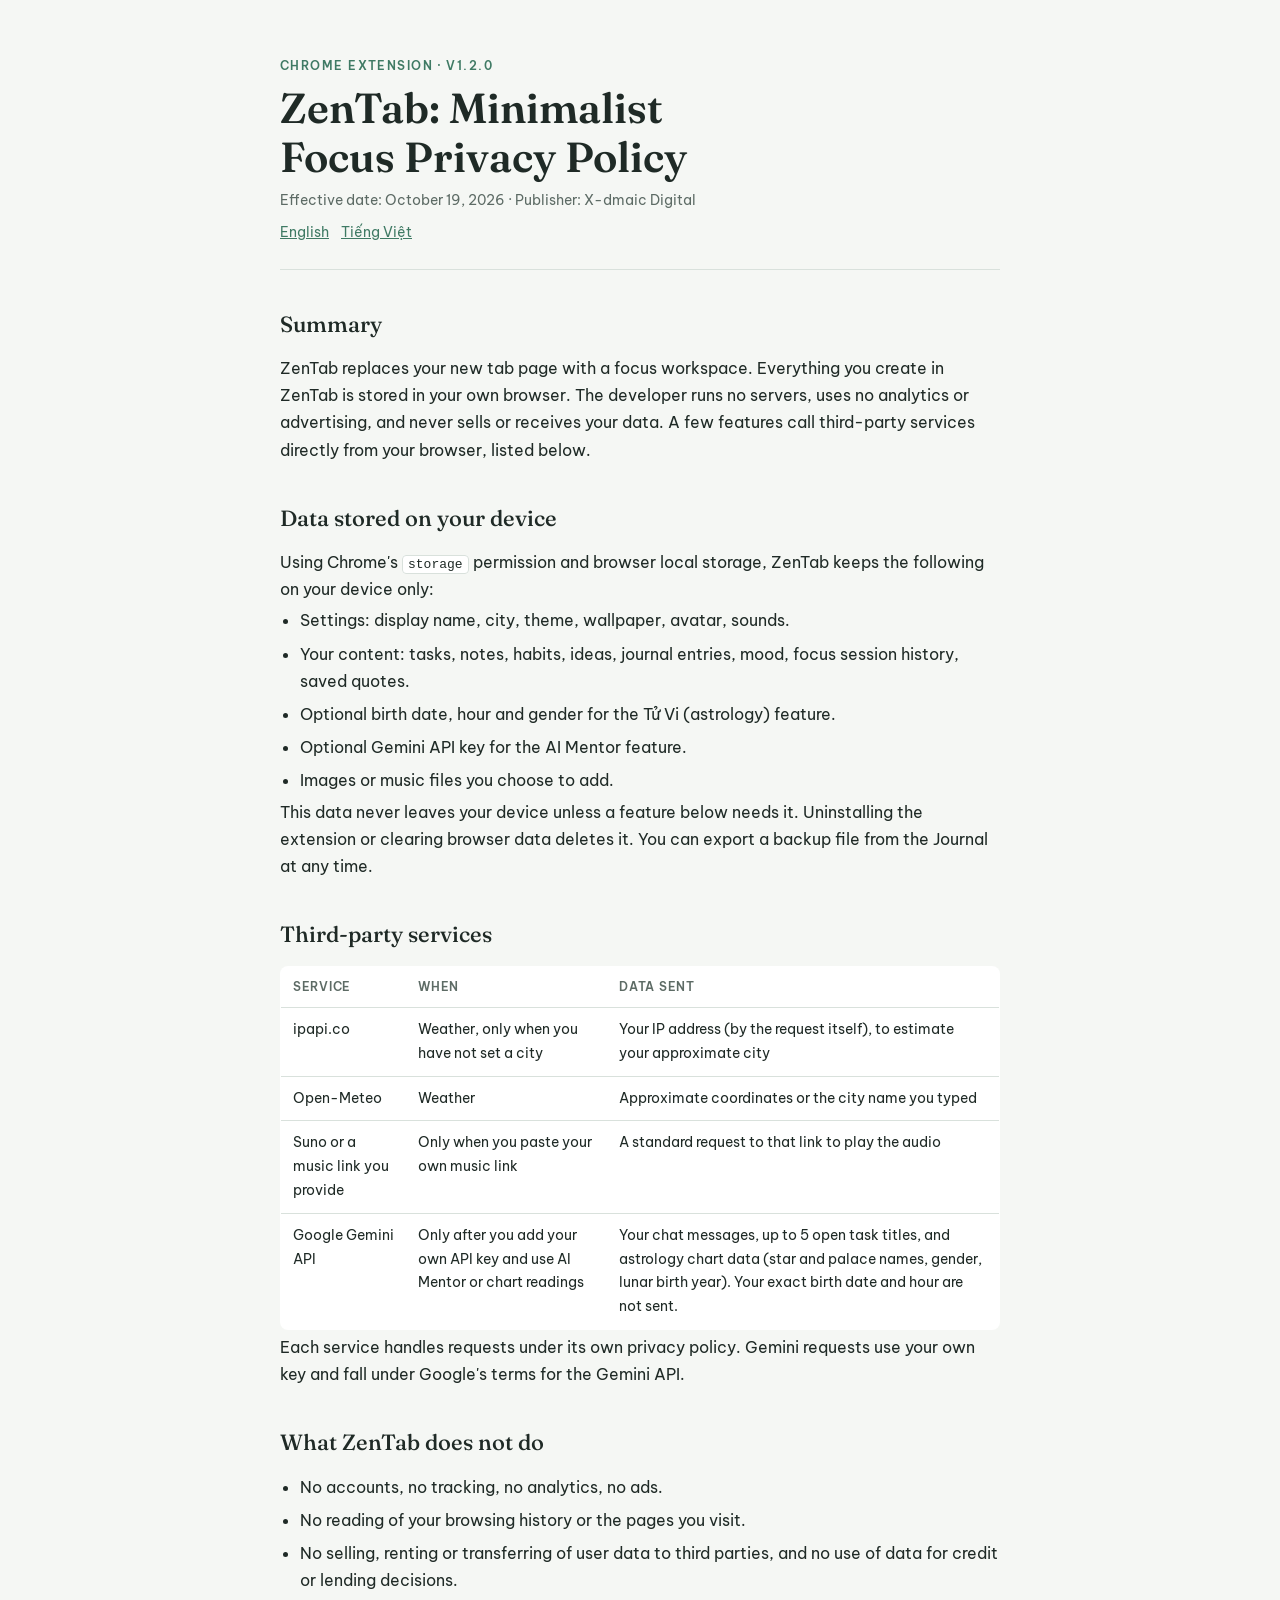
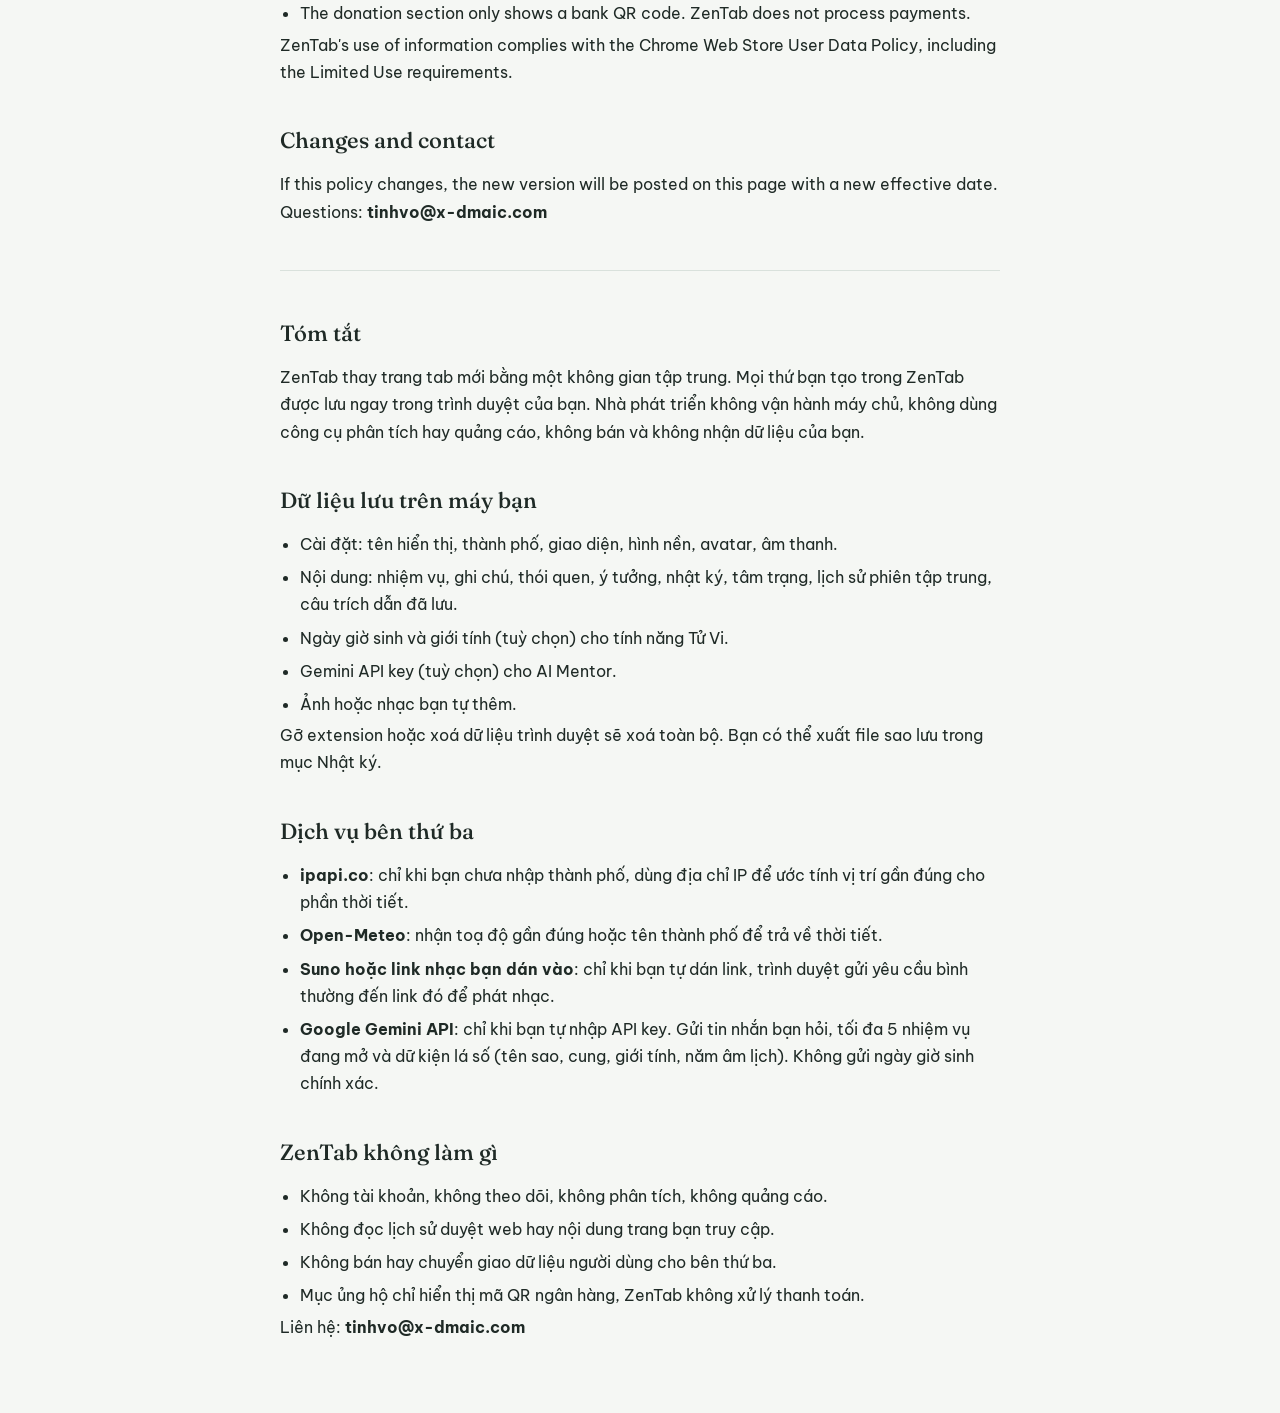
<file: privacy.html>
<!doctype html>
<html lang="vi">
<head>
<meta charset="utf-8">
<meta name="viewport" content="width=device-width, initial-scale=1">
<title>ZenTab Privacy Policy</title>
<link rel="stylesheet" href="https://fonts.googleapis.com/css2?family=Fraunces:opsz,wght@9..144,500;9..144,600&family=Be+Vietnam+Pro:wght@400;500;600&display=swap">
<style>
/* Layout: single readable column, bilingual sections, quiet sage palette from ZenTab's lotus/mist theme */
:root{
  --bg:#f5f7f4; --surface:#ffffff; --fg:#1f2a26; --muted:#5d6b65; --line:#d9e1dc; --accent:#3f7a64;
  --display:"Fraunces",Georgia,serif; --body:"Be Vietnam Pro",system-ui,-apple-system,"Segoe UI",sans-serif;
}
@media (prefers-color-scheme:dark){:root:not([data-theme="light"]){--bg:#121816;--surface:#1a2320;--fg:#e4ebe7;--muted:#9aaaa3;--line:#2c3934;--accent:#7cc0a5;color-scheme:dark}}
:root[data-theme="dark"]{--bg:#121816;--surface:#1a2320;--fg:#e4ebe7;--muted:#9aaaa3;--line:#2c3934;--accent:#7cc0a5;color-scheme:dark}
body{background:var(--bg);color:var(--fg);font-family:var(--body);font-size:16px;line-height:1.7;
  padding-left:max(16px,env(safe-area-inset-left,0px));padding-right:max(16px,env(safe-area-inset-right,0px));padding-block:48px 64px}
main{max-width:720px;margin:0 auto;display:flex;flex-direction:column;gap:36px}
header{display:flex;flex-direction:column;gap:8px;border-bottom:1px solid var(--line);padding-bottom:24px}
.eyebrow{font-size:12px;letter-spacing:.12em;text-transform:uppercase;color:var(--accent);font-weight:600}
h1{font-family:var(--display);font-weight:600;font-size:clamp(30px,6vw,42px);line-height:1.15;margin:0;text-wrap:balance}
h2{font-family:var(--display);font-weight:500;font-size:22px;margin:0 0 8px;text-wrap:balance}
.meta{color:var(--muted);font-size:14px}
nav.lang{display:flex;gap:12px;font-size:14px}
nav.lang a{color:var(--accent)}
section{display:flex;flex-direction:column;gap:4px}
p,ul{margin:0} ul{padding-left:20px} li+li{margin-top:6px}
table{width:100%;border-collapse:collapse;font-size:14px;background:var(--surface);border:1px solid var(--line);border-radius:8px;overflow:hidden}
.tw{overflow-x:auto}
th,td{text-align:left;vertical-align:top;padding:10px 12px;border-bottom:1px solid var(--line)}
th{font-weight:600;color:var(--muted);font-size:12px;letter-spacing:.06em;text-transform:uppercase}
tr:last-child td{border-bottom:0}
code{font-size:13px;background:var(--surface);border:1px solid var(--line);padding:1px 5px;border-radius:4px}
.divider{border:0;border-top:1px solid var(--line);margin:8px 0}
a{color:var(--accent)} a:focus-visible{outline:2px solid var(--accent);outline-offset:2px}
</style>
</head>
<body>

<main>
<header>
  <span class="eyebrow">Chrome Extension · v1.2.0</span>
  <h1>ZenTab: Minimalist Focus Privacy Policy</h1>
  <p class="meta">Effective date: October 19, 2026 · Publisher: X-dmaic Digital</p>
  <nav class="lang"><a href="#en">English</a><a href="#vi">Tiếng Việt</a></nav>
</header>

<section id="en">
  <h2>Summary</h2>
  <p>ZenTab replaces your new tab page with a focus workspace. Everything you create in ZenTab is stored in your own browser. The developer runs no servers, uses no analytics or advertising, and never sells or receives your data. A few features call third-party services directly from your browser, listed below.</p>
</section>

<section>
  <h2>Data stored on your device</h2>
  <p>Using Chrome's <code>storage</code> permission and browser local storage, ZenTab keeps the following on your device only:</p>
  <ul>
    <li>Settings: display name, city, theme, wallpaper, avatar, sounds.</li>
    <li>Your content: tasks, notes, habits, ideas, journal entries, mood, focus session history, saved quotes.</li>
    <li>Optional birth date, hour and gender for the Tử Vi (astrology) feature.</li>
    <li>Optional Gemini API key for the AI Mentor feature.</li>
    <li>Images or music files you choose to add.</li>
  </ul>
  <p>This data never leaves your device unless a feature below needs it. Uninstalling the extension or clearing browser data deletes it. You can export a backup file from the Journal at any time.</p>
</section>

<section>
  <h2>Third-party services</h2>
  <div class="tw"><table>
    <thead><tr><th>Service</th><th>When</th><th>Data sent</th></tr></thead>
    <tbody>
      <tr><td>ipapi.co</td><td>Weather, only when you have not set a city</td><td>Your IP address (by the request itself), to estimate your approximate city</td></tr>
      <tr><td>Open-Meteo</td><td>Weather</td><td>Approximate coordinates or the city name you typed</td></tr>
      <tr><td>Suno or a music link you provide</td><td>Only when you paste your own music link</td><td>A standard request to that link to play the audio</td></tr>
      <tr><td>Google Gemini API</td><td>Only after you add your own API key and use AI Mentor or chart readings</td><td>Your chat messages, up to 5 open task titles, and astrology chart data (star and palace names, gender, lunar birth year). Your exact birth date and hour are not sent.</td></tr>
    </tbody>
  </table></div>
  <p>Each service handles requests under its own privacy policy. Gemini requests use your own key and fall under Google's terms for the Gemini API.</p>
</section>

<section>
  <h2>What ZenTab does not do</h2>
  <ul>
    <li>No accounts, no tracking, no analytics, no ads.</li>
    <li>No reading of your browsing history or the pages you visit.</li>
    <li>No selling, renting or transferring of user data to third parties, and no use of data for credit or lending decisions.</li>
    <li>The donation section only shows a bank QR code. ZenTab does not process payments.</li>
  </ul>
  <p>ZenTab's use of information complies with the Chrome Web Store User Data Policy, including the Limited Use requirements.</p>
</section>

<section>
  <h2>Changes and contact</h2>
  <p>If this policy changes, the new version will be posted on this page with a new effective date. Questions: <strong>tinhvo@x-dmaic.com</strong></p>
</section>

<hr class="divider">

<section id="vi">
  <h2>Tóm tắt</h2>
  <p>ZenTab thay trang tab mới bằng một không gian tập trung. Mọi thứ bạn tạo trong ZenTab được lưu ngay trong trình duyệt của bạn. Nhà phát triển không vận hành máy chủ, không dùng công cụ phân tích hay quảng cáo, không bán và không nhận dữ liệu của bạn.</p>
</section>

<section>
  <h2>Dữ liệu lưu trên máy bạn</h2>
  <ul>
    <li>Cài đặt: tên hiển thị, thành phố, giao diện, hình nền, avatar, âm thanh.</li>
    <li>Nội dung: nhiệm vụ, ghi chú, thói quen, ý tưởng, nhật ký, tâm trạng, lịch sử phiên tập trung, câu trích dẫn đã lưu.</li>
    <li>Ngày giờ sinh và giới tính (tuỳ chọn) cho tính năng Tử Vi.</li>
    <li>Gemini API key (tuỳ chọn) cho AI Mentor.</li>
    <li>Ảnh hoặc nhạc bạn tự thêm.</li>
  </ul>
  <p>Gỡ extension hoặc xoá dữ liệu trình duyệt sẽ xoá toàn bộ. Bạn có thể xuất file sao lưu trong mục Nhật ký.</p>
</section>

<section>
  <h2>Dịch vụ bên thứ ba</h2>
  <ul>
    <li><strong>ipapi.co</strong>: chỉ khi bạn chưa nhập thành phố, dùng địa chỉ IP để ước tính vị trí gần đúng cho phần thời tiết.</li>
    <li><strong>Open-Meteo</strong>: nhận toạ độ gần đúng hoặc tên thành phố để trả về thời tiết.</li>
    <li><strong>Suno hoặc link nhạc bạn dán vào</strong>: chỉ khi bạn tự dán link, trình duyệt gửi yêu cầu bình thường đến link đó để phát nhạc.</li>
    <li><strong>Google Gemini API</strong>: chỉ khi bạn tự nhập API key. Gửi tin nhắn bạn hỏi, tối đa 5 nhiệm vụ đang mở và dữ kiện lá số (tên sao, cung, giới tính, năm âm lịch). Không gửi ngày giờ sinh chính xác.</li>
  </ul>
</section>

<section>
  <h2>ZenTab không làm gì</h2>
  <ul>
    <li>Không tài khoản, không theo dõi, không phân tích, không quảng cáo.</li>
    <li>Không đọc lịch sử duyệt web hay nội dung trang bạn truy cập.</li>
    <li>Không bán hay chuyển giao dữ liệu người dùng cho bên thứ ba.</li>
    <li>Mục ủng hộ chỉ hiển thị mã QR ngân hàng, ZenTab không xử lý thanh toán.</li>
  </ul>
  <p>Liên hệ: <strong>tinhvo@x-dmaic.com</strong></p>
</section>
</main>
</body>
</html>
</file>
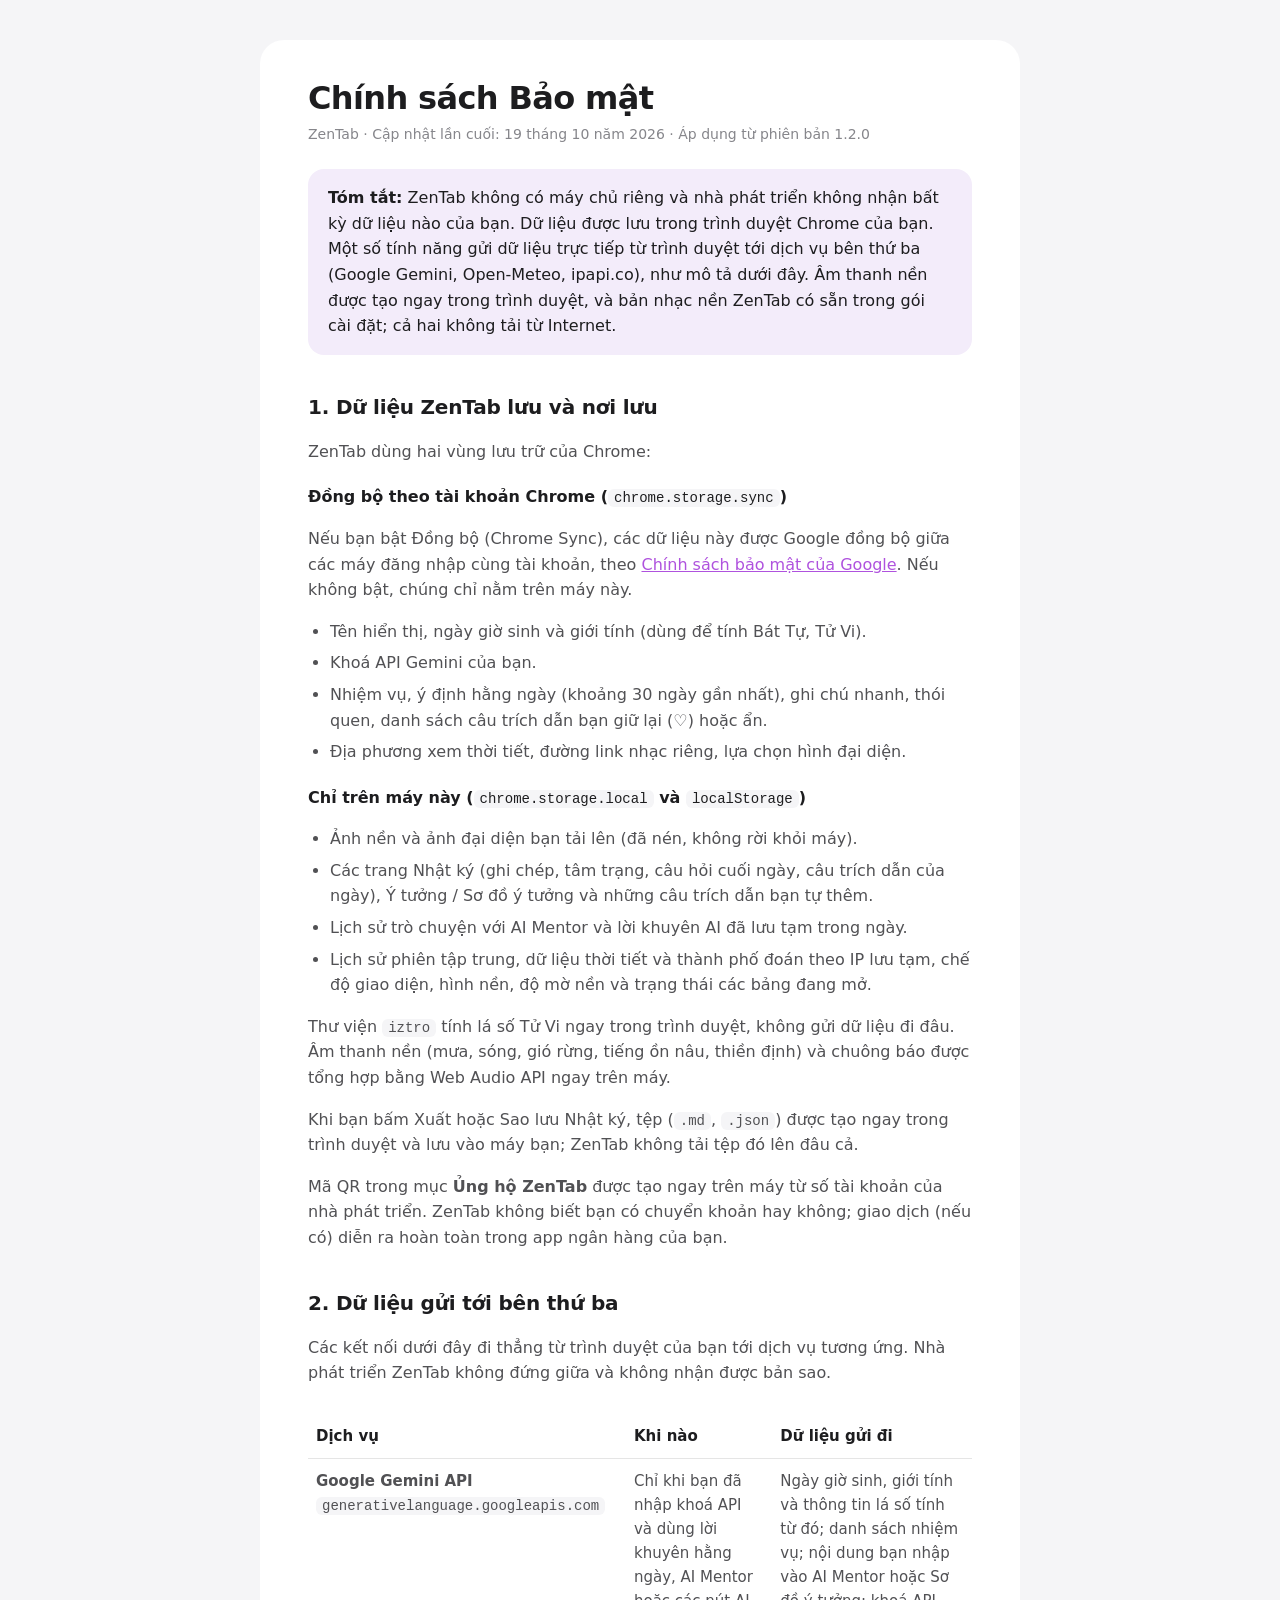
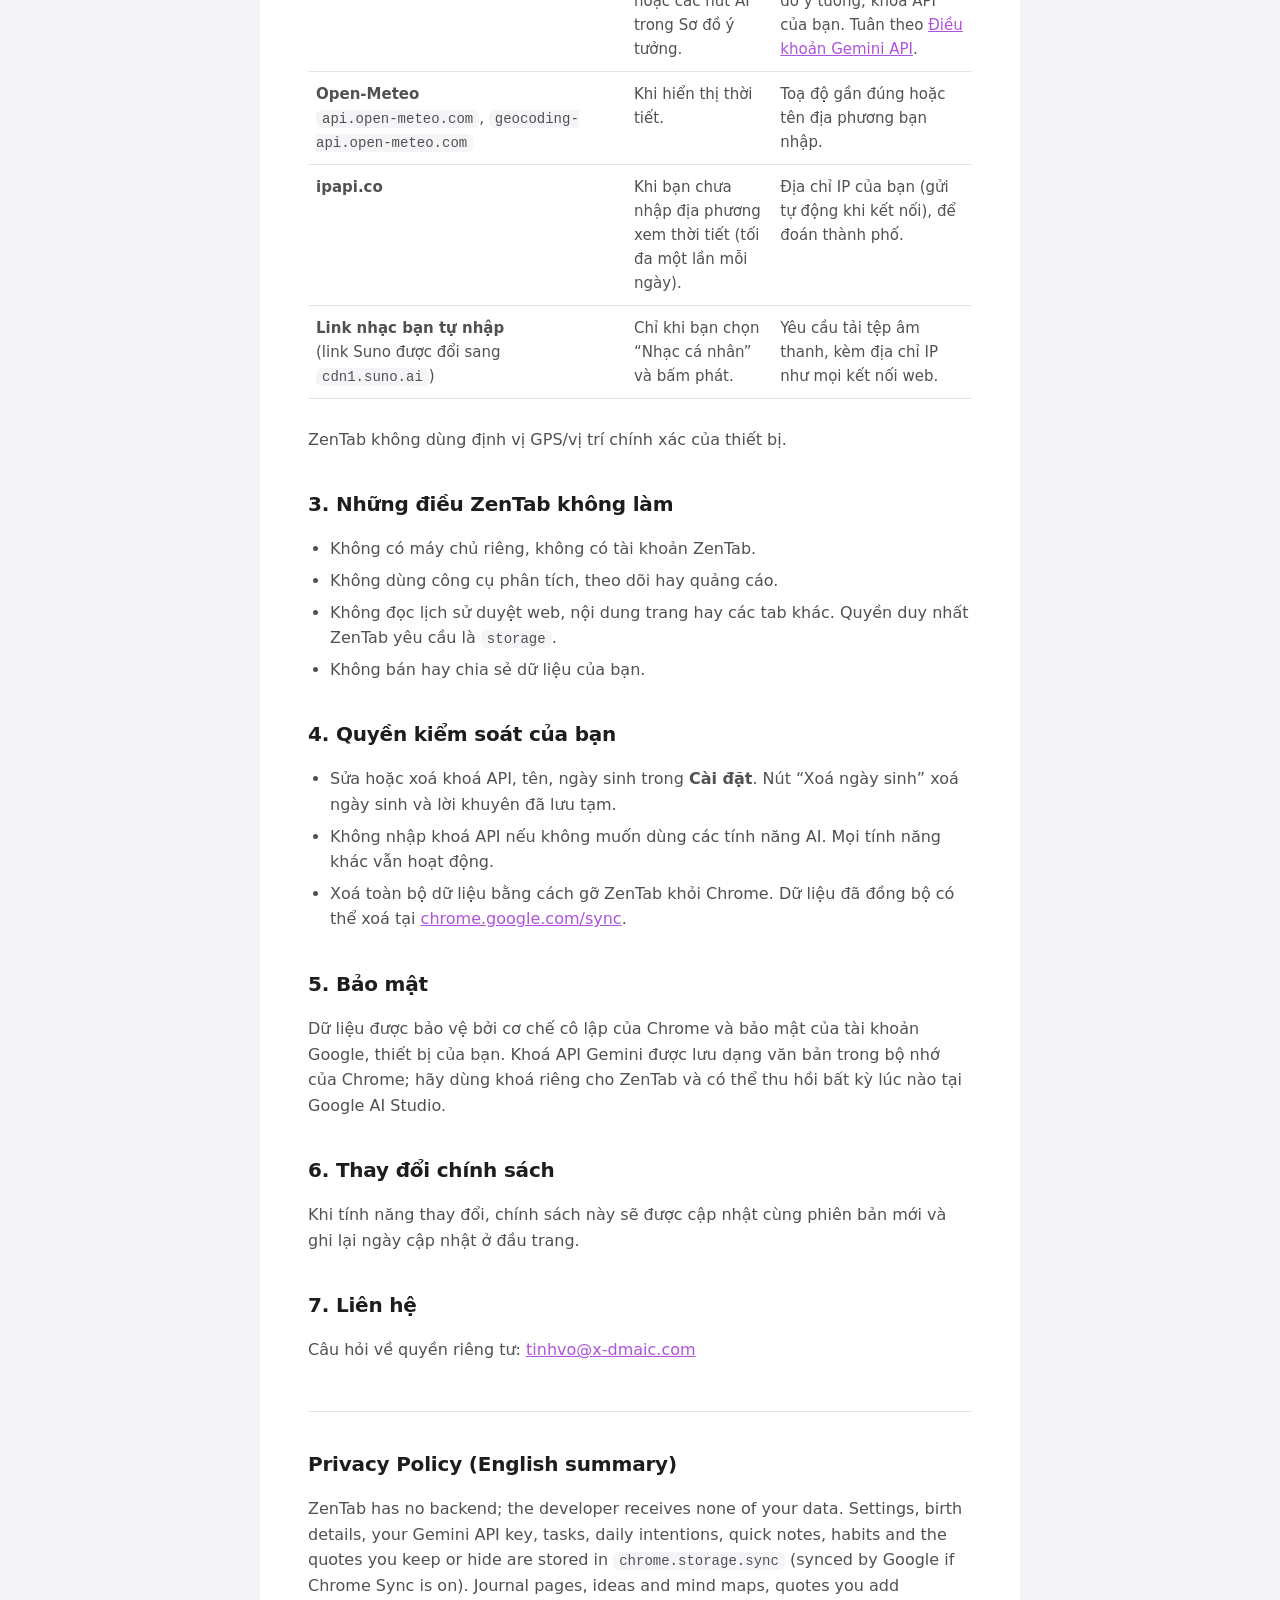
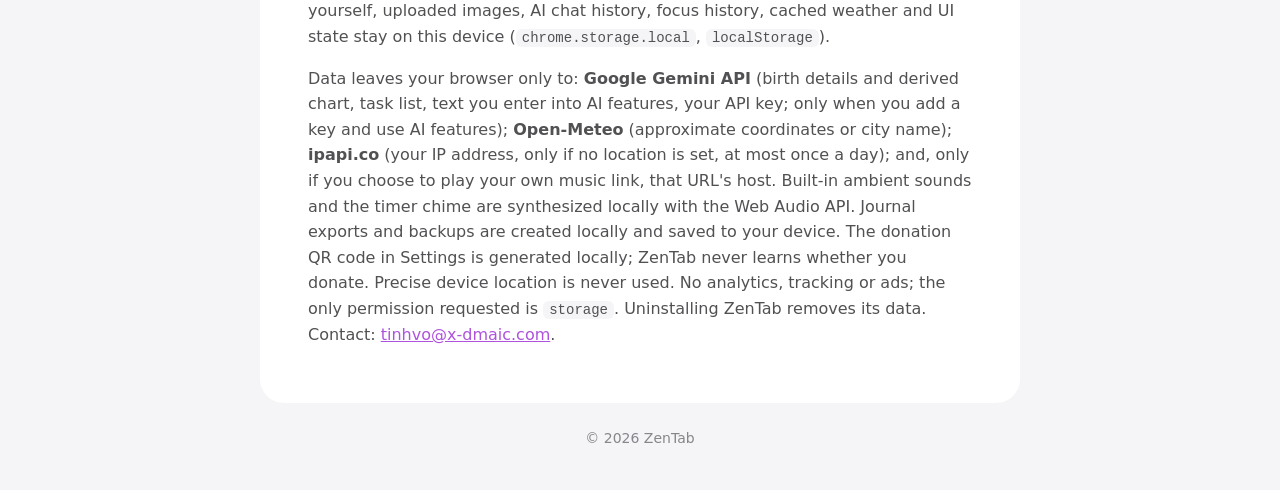
<file: privacy_policy.html>
<!DOCTYPE html>
<html lang="vi">
<head>
  <meta charset="UTF-8">
  <meta name="viewport" content="width=device-width, initial-scale=1.0">
  <title>Chính sách Bảo mật – ZenTab</title>
  <style>
    :root {
      --bg: #f5f5f7; --card: #fff; --text: #1d1d1f; --dim: #515154; --muted: #86868b;
      --line: rgba(0, 0, 0, 0.1); --accent: #af52de; --note: #f3ecfa;
      color-scheme: light dark;
    }
    @media (prefers-color-scheme: dark) {
      :root { --bg: #000; --card: #1c1c1e; --text: #f5f5f7; --dim: #c7c7cc; --muted: #8e8e93; --line: rgba(255, 255, 255, 0.12); --accent: #bf5af2; --note: #2a1f33; }
    }
    * { box-sizing: border-box; }
    body {
      margin: 0; padding: 40px 16px; background: var(--bg); color: var(--text);
      font: 16px/1.6 -apple-system, BlinkMacSystemFont, "SF Pro Text", "Segoe UI", system-ui, sans-serif;
    }
    main { max-width: 760px; margin: 0 auto; background: var(--card); border-radius: 24px; padding: 40px clamp(20px, 5vw, 48px); }
    h1 { font-size: 32px; line-height: 1.15; letter-spacing: -0.02em; margin: 0 0 6px; }
    h2 { font-size: 20px; letter-spacing: -0.01em; margin: 36px 0 10px; }
    h3 { font-size: 16px; margin: 20px 0 6px; }
    p, li { color: var(--dim); }
    ul { padding-left: 22px; }
    li { margin: 6px 0; }
    code { font: 14px ui-monospace, SFMono-Regular, Menlo, monospace; background: var(--bg); padding: 1px 6px; border-radius: 6px; }
    a { color: var(--accent); }
    .updated { color: var(--muted); font-size: 14px; margin: 0 0 24px; }
    .note { background: var(--note); border-radius: 16px; padding: 16px 20px; margin: 20px 0; }
    .note p { margin: 0; color: var(--text); }
    table { width: 100%; border-collapse: collapse; margin: 12px 0; font-size: 15px; }
    th, td { text-align: left; padding: 10px 8px; border-bottom: 0.5px solid var(--line); vertical-align: top; }
    th { color: var(--text); font-weight: 600; }
    td { color: var(--dim); }
    .table-wrap { overflow-x: auto; }
    hr { border: none; border-top: 0.5px solid var(--line); margin: 48px 0 0; }
    footer { text-align: center; color: var(--muted); font-size: 14px; margin-top: 24px; }
  </style>
</head>
<body>
<main>
  <h1>Chính sách Bảo mật</h1>
  <p class="updated">ZenTab · Cập nhật lần cuối: 19 tháng 10 năm 2026 · Áp dụng từ phiên bản 1.2.0</p>

  <div class="note">
    <p><strong>Tóm tắt:</strong> ZenTab không có máy chủ riêng và nhà phát triển không nhận bất kỳ dữ liệu nào của bạn. Dữ liệu được lưu trong trình duyệt Chrome của bạn. Một số tính năng gửi dữ liệu trực tiếp từ trình duyệt tới dịch vụ bên thứ ba (Google Gemini, Open-Meteo, ipapi.co), như mô tả dưới đây. Âm thanh nền được tạo ngay trong trình duyệt, và bản nhạc nền ZenTab có sẵn trong gói cài đặt; cả hai không tải từ Internet.</p>
  </div>

  <h2>1. Dữ liệu ZenTab lưu và nơi lưu</h2>
  <p>ZenTab dùng hai vùng lưu trữ của Chrome:</p>

  <h3>Đồng bộ theo tài khoản Chrome (<code>chrome.storage.sync</code>)</h3>
  <p>Nếu bạn bật Đồng bộ (Chrome Sync), các dữ liệu này được Google đồng bộ giữa các máy đăng nhập cùng tài khoản, theo <a href="https://policies.google.com/privacy" target="_blank" rel="noopener noreferrer">Chính sách bảo mật của Google</a>. Nếu không bật, chúng chỉ nằm trên máy này.</p>
  <ul>
    <li>Tên hiển thị, ngày giờ sinh và giới tính (dùng để tính Bát Tự, Tử Vi).</li>
    <li>Khoá API Gemini của bạn.</li>
    <li>Nhiệm vụ, ý định hằng ngày (khoảng 30 ngày gần nhất), ghi chú nhanh, thói quen, danh sách câu trích dẫn bạn giữ lại (♡) hoặc ẩn.</li>
    <li>Địa phương xem thời tiết, đường link nhạc riêng, lựa chọn hình đại diện.</li>
  </ul>

  <h3>Chỉ trên máy này (<code>chrome.storage.local</code> và <code>localStorage</code>)</h3>
  <ul>
    <li>Ảnh nền và ảnh đại diện bạn tải lên (đã nén, không rời khỏi máy).</li>
    <li>Các trang Nhật ký (ghi chép, tâm trạng, câu hỏi cuối ngày, câu trích dẫn của ngày), Ý tưởng / Sơ đồ ý tưởng và những câu trích dẫn bạn tự thêm.</li>
    <li>Lịch sử trò chuyện với AI Mentor và lời khuyên AI đã lưu tạm trong ngày.</li>
    <li>Lịch sử phiên tập trung, dữ liệu thời tiết và thành phố đoán theo IP lưu tạm, chế độ giao diện, hình nền, độ mờ nền và trạng thái các bảng đang mở.</li>
  </ul>
  <p>Thư viện <code>iztro</code> tính lá số Tử Vi ngay trong trình duyệt, không gửi dữ liệu đi đâu. Âm thanh nền (mưa, sóng, gió rừng, tiếng ồn nâu, thiền định) và chuông báo được tổng hợp bằng Web Audio API ngay trên máy.</p>
  <p>Khi bạn bấm Xuất hoặc Sao lưu Nhật ký, tệp (<code>.md</code>, <code>.json</code>) được tạo ngay trong trình duyệt và lưu vào máy bạn; ZenTab không tải tệp đó lên đâu cả.</p>
  <p>Mã QR trong mục <strong>Ủng hộ ZenTab</strong> được tạo ngay trên máy từ số tài khoản của nhà phát triển. ZenTab không biết bạn có chuyển khoản hay không; giao dịch (nếu có) diễn ra hoàn toàn trong app ngân hàng của bạn.</p>

  <h2>2. Dữ liệu gửi tới bên thứ ba</h2>
  <p>Các kết nối dưới đây đi thẳng từ trình duyệt của bạn tới dịch vụ tương ứng. Nhà phát triển ZenTab không đứng giữa và không nhận được bản sao.</p>
  <div class="table-wrap">
  <table>
    <thead><tr><th>Dịch vụ</th><th>Khi nào</th><th>Dữ liệu gửi đi</th></tr></thead>
    <tbody>
      <tr>
        <td><strong>Google Gemini API</strong><br><code>generativelanguage.googleapis.com</code></td>
        <td>Chỉ khi bạn đã nhập khoá API và dùng lời khuyên hằng ngày, AI Mentor hoặc các nút AI trong Sơ đồ ý tưởng.</td>
        <td>Ngày giờ sinh, giới tính và thông tin lá số tính từ đó; danh sách nhiệm vụ; nội dung bạn nhập vào AI Mentor hoặc Sơ đồ ý tưởng; khoá API của bạn. Tuân theo <a href="https://ai.google.dev/gemini-api/terms" target="_blank" rel="noopener noreferrer">Điều khoản Gemini API</a>.</td>
      </tr>
      <tr>
        <td><strong>Open-Meteo</strong><br><code>api.open-meteo.com</code>, <code>geocoding-api.open-meteo.com</code></td>
        <td>Khi hiển thị thời tiết.</td>
        <td>Toạ độ gần đúng hoặc tên địa phương bạn nhập.</td>
      </tr>
      <tr>
        <td><strong>ipapi.co</strong></td>
        <td>Khi bạn chưa nhập địa phương xem thời tiết (tối đa một lần mỗi ngày).</td>
        <td>Địa chỉ IP của bạn (gửi tự động khi kết nối), để đoán thành phố.</td>
      </tr>
      <tr>
        <td><strong>Link nhạc bạn tự nhập</strong><br>(link Suno được đổi sang <code>cdn1.suno.ai</code>)</td>
        <td>Chỉ khi bạn chọn “Nhạc cá nhân” và bấm phát.</td>
        <td>Yêu cầu tải tệp âm thanh, kèm địa chỉ IP như mọi kết nối web.</td>
      </tr>
    </tbody>
  </table>
  </div>
  <p>ZenTab không dùng định vị GPS/vị trí chính xác của thiết bị.</p>

  <h2>3. Những điều ZenTab không làm</h2>
  <ul>
    <li>Không có máy chủ riêng, không có tài khoản ZenTab.</li>
    <li>Không dùng công cụ phân tích, theo dõi hay quảng cáo.</li>
    <li>Không đọc lịch sử duyệt web, nội dung trang hay các tab khác. Quyền duy nhất ZenTab yêu cầu là <code>storage</code>.</li>
    <li>Không bán hay chia sẻ dữ liệu của bạn.</li>
  </ul>

  <h2>4. Quyền kiểm soát của bạn</h2>
  <ul>
    <li>Sửa hoặc xoá khoá API, tên, ngày sinh trong <strong>Cài đặt</strong>. Nút “Xoá ngày sinh” xoá ngày sinh và lời khuyên đã lưu tạm.</li>
    <li>Không nhập khoá API nếu không muốn dùng các tính năng AI. Mọi tính năng khác vẫn hoạt động.</li>
    <li>Xoá toàn bộ dữ liệu bằng cách gỡ ZenTab khỏi Chrome. Dữ liệu đã đồng bộ có thể xoá tại <a href="https://chrome.google.com/sync" target="_blank" rel="noopener noreferrer">chrome.google.com/sync</a>.</li>
  </ul>

  <h2>5. Bảo mật</h2>
  <p>Dữ liệu được bảo vệ bởi cơ chế cô lập của Chrome và bảo mật của tài khoản Google, thiết bị của bạn. Khoá API Gemini được lưu dạng văn bản trong bộ nhớ của Chrome; hãy dùng khoá riêng cho ZenTab và có thể thu hồi bất kỳ lúc nào tại Google AI Studio.</p>

  <h2>6. Thay đổi chính sách</h2>
  <p>Khi tính năng thay đổi, chính sách này sẽ được cập nhật cùng phiên bản mới và ghi lại ngày cập nhật ở đầu trang.</p>

  <h2>7. Liên hệ</h2>
  <p>Câu hỏi về quyền riêng tư: <a href="mailto:tinhvo@x-dmaic.com">tinhvo@x-dmaic.com</a></p>

  <hr>

  <h2>Privacy Policy (English summary)</h2>
  <p>ZenTab has no backend; the developer receives none of your data. Settings, birth details, your Gemini API key, tasks, daily intentions, quick notes, habits and the quotes you keep or hide are stored in <code>chrome.storage.sync</code> (synced by Google if Chrome Sync is on). Journal pages, ideas and mind maps, quotes you add yourself, uploaded images, AI chat history, focus history, cached weather and UI state stay on this device (<code>chrome.storage.local</code>, <code>localStorage</code>).</p>
  <p>Data leaves your browser only to: <strong>Google Gemini API</strong> (birth details and derived chart, task list, text you enter into AI features, your API key; only when you add a key and use AI features); <strong>Open-Meteo</strong> (approximate coordinates or city name); <strong>ipapi.co</strong> (your IP address, only if no location is set, at most once a day); and, only if you choose to play your own music link, that URL's host. Built-in ambient sounds and the timer chime are synthesized locally with the Web Audio API. Journal exports and backups are created locally and saved to your device. The donation QR code in Settings is generated locally; ZenTab never learns whether you donate. Precise device location is never used. No analytics, tracking or ads; the only permission requested is <code>storage</code>. Uninstalling ZenTab removes its data. Contact: <a href="mailto:tinhvo@x-dmaic.com">tinhvo@x-dmaic.com</a>.</p>
</main>
<footer>© 2026 ZenTab</footer>
</body>
</html>
</file>
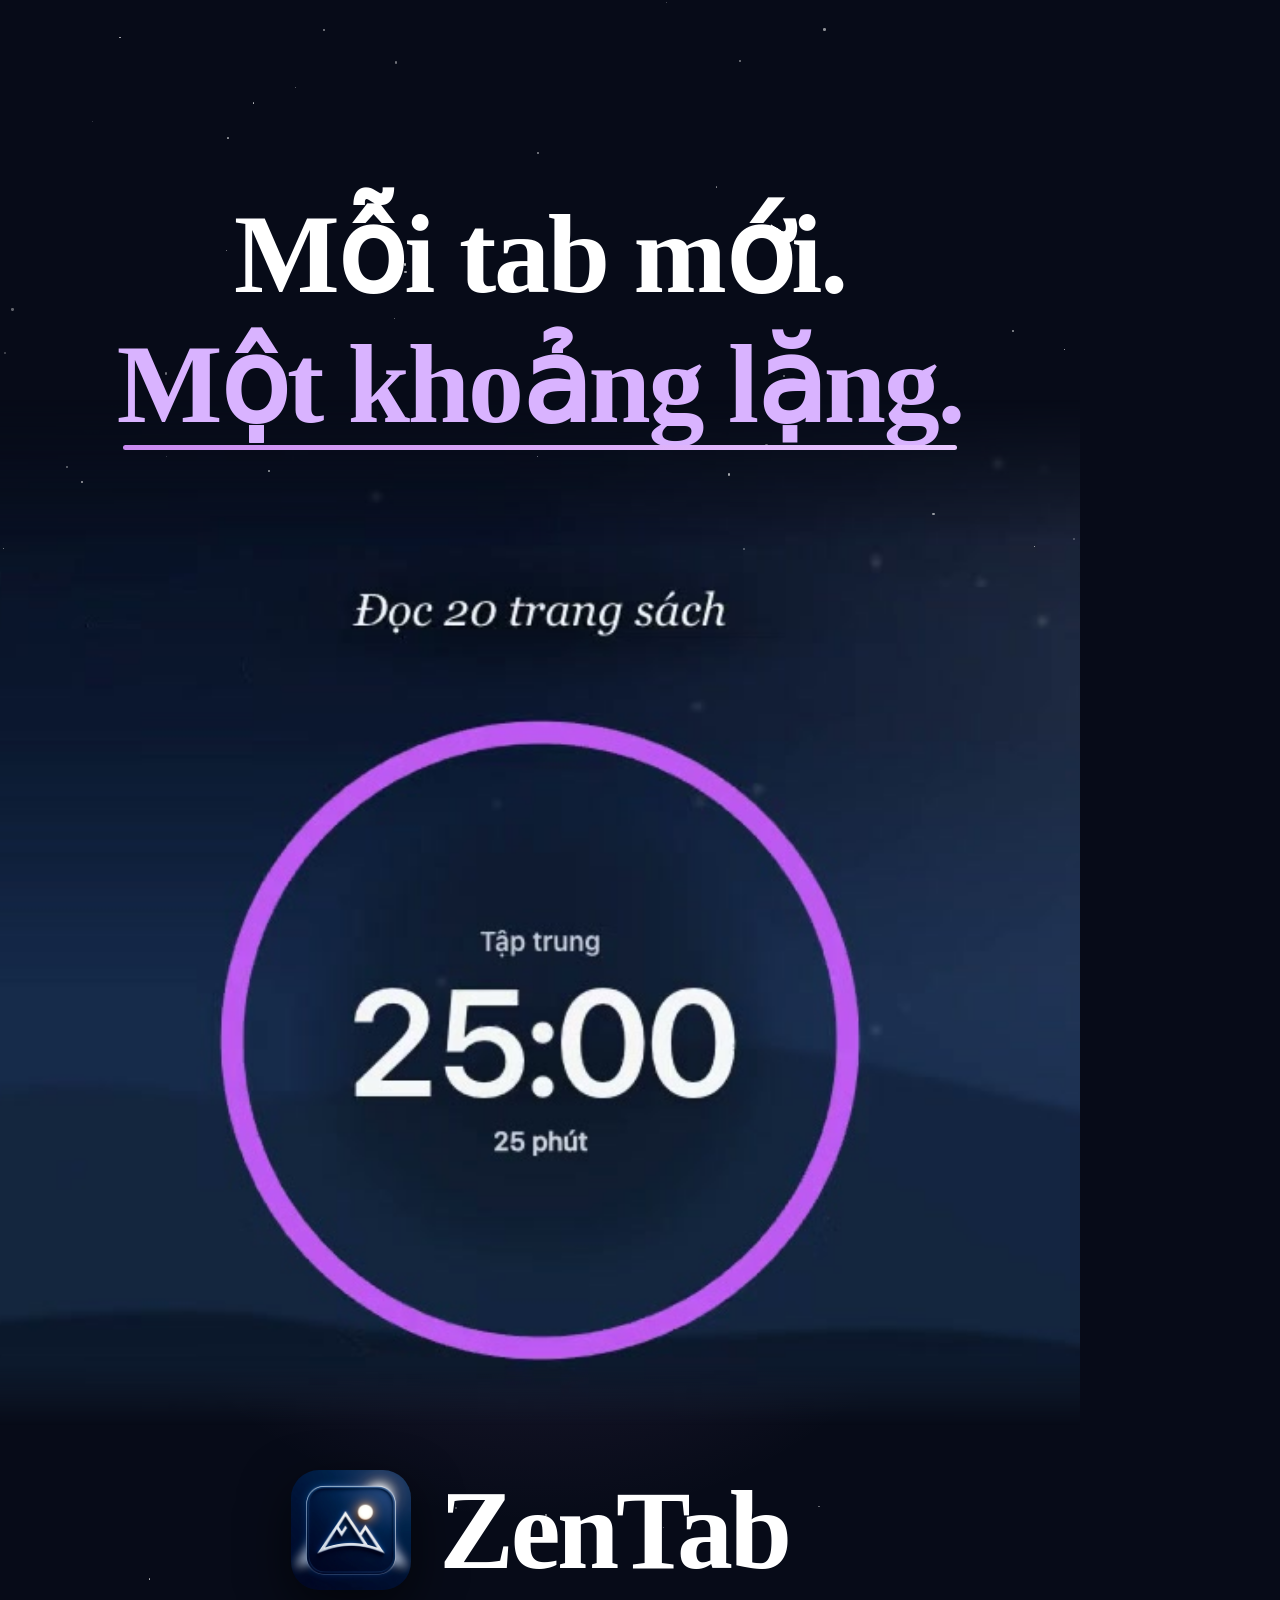
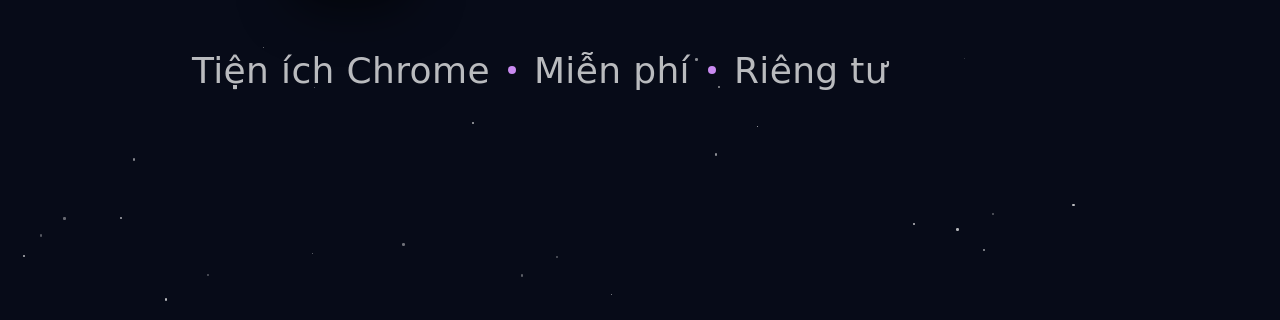
<file: store/promo/cover-9x16.html>
<!doctype html>
<!-- Vertical cover (1080×1920) for the 9:16 intro on YouTube Shorts. Render with store/promo/render.js -->
<html lang="vi">
<head>
<meta charset="utf-8">
<style>
  * { margin: 0; box-sizing: border-box; }
  body { width: 1080px; height: 1920px; overflow: hidden; background: #070b18; font-family: -apple-system, "SF Pro Display", system-ui, sans-serif; color: #fff; -webkit-font-smoothing: antialiased; }
  .art { position: relative; width: 1080px; height: 1920px; overflow: hidden; }
  /* the focus screen, scaled so the timer ring sits in the middle of the frame */
  .shot { position: absolute; width: 3360px; left: -1203px; top: 209px; }
  .glow { position: absolute; left: 540px; top: 1040px; width: 1100px; height: 1100px; transform: translate(-50%, -50%); border-radius: 50%; background: radial-gradient(circle, rgba(201, 138, 240, 0.22) 0%, rgba(201, 138, 240, 0.08) 38%, transparent 62%); }
  /* keep only the task line and the ring: the mode tabs and the buttons fade out */
  .shotwrap { position: absolute; inset: 0; -webkit-mask-image: linear-gradient(180deg, transparent 0, transparent 400px, #000 540px, #000 1365px, transparent 1425px); }
  .star { position: absolute; border-radius: 50%; background: #fff; }
  .headline { position: absolute; left: 0; right: 0; top: 190px; text-align: center; font-family: "New York", "Iowan Old Style", Georgia, serif; font-size: 112px; font-weight: 600; letter-spacing: -0.02em; line-height: 1.16; }
  .headline em { font-style: normal; color: #d9b3ff; position: relative; }
  .headline em::after { content: ""; position: absolute; left: 6px; right: 6px; bottom: -4px; height: 5px; border-radius: 3px; background: linear-gradient(90deg, #c98af0, #e9c8ff); }
  .brand { position: absolute; left: 0; right: 0; top: 1470px; display: flex; align-items: center; justify-content: center; gap: 28px; }
  .brand img { width: 120px; height: 120px; border-radius: 28px; box-shadow: 0 18px 50px rgba(0, 0, 0, 0.6); }
  .brand span { font-family: "New York", Georgia, serif; font-size: 112px; font-weight: 600; letter-spacing: -0.03em; line-height: 1; }
  .sub { position: absolute; left: 0; right: 0; top: 1650px; text-align: center; font-size: 36px; font-weight: 500; color: rgba(255, 255, 255, 0.72); letter-spacing: 0.01em; }
  .sub b { display: inline-block; width: 8px; height: 8px; margin: 0 18px; border-radius: 50%; background: #c98af0; vertical-align: middle; transform: translateY(-3px); }
</style>
</head>
<body>
<div class="art">
  <div class="glow"></div>
  <div class="shotwrap"><img class="shot" src="focus-25.jpg" alt=""></div>
  <div id="stars"></div>
  <h1 class="headline">Mỗi tab mới.<br><em>Một khoảng lặng.</em></h1>
  <div class="brand"><img src="../../icons/master_icon.png" alt=""><span>ZenTab</span></div>
  <p class="sub">Tiện ích Chrome<b></b>Miễn phí<b></b>Riêng tư</p>
</div>
<script>
  // a few stars over the dark top and bottom bands, same seed as the intro film
  let s = 7; const r = () => (s = (s * 16807) % 2147483647) / 2147483647; const box = document.getElementById('stars');
  for (let i = 0; i < 70; i++) { const d = document.createElement('i'); d.className = 'star'; const z = r() * 2.2 + 0.6, y = r();
    Object.assign(d.style, { left: r() * 1080 + 'px', top: (y < 0.5 ? y * 2 * 560 : 1500 + (y - 0.5) * 2 * 420) + 'px', width: z + 'px', height: z + 'px', opacity: 0.25 + r() * 0.5 }); box.appendChild(d); }
</script>
</body>
</html>
</file>
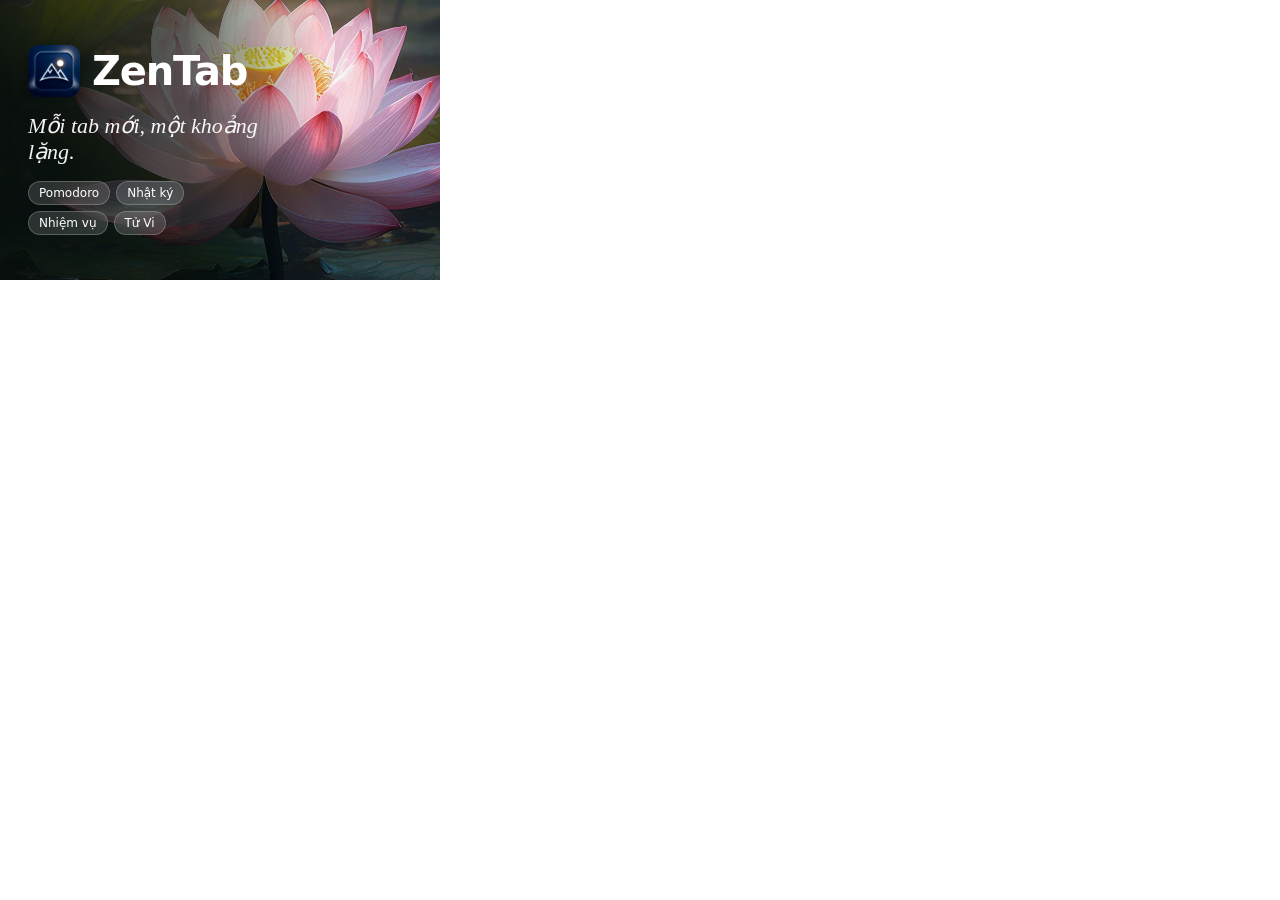
<file: store/promo/promo.html>
<!doctype html>
<!-- Source for the Chrome Web Store promo images. Render with store/promo/render.js -->
<html lang="vi">
<head>
<meta charset="utf-8">
<style>
  * { margin: 0; box-sizing: border-box; }
  body { overflow: hidden; font-family: -apple-system, "SF Pro Display", system-ui, sans-serif; color: #fff; -webkit-font-smoothing: antialiased; }
  .art { position: relative; overflow: hidden; background: #0d1a14 url(../../background.jpg) no-repeat; }
  .art::before { content: ""; position: absolute; inset: 0; background: linear-gradient(90deg, rgba(8, 14, 12, 0.9) 0%, rgba(8, 14, 12, 0.66) 42%, rgba(8, 14, 12, 0) 72%); }
  .copy { position: absolute; display: flex; flex-direction: column; }
  .brand { display: flex; align-items: center; }
  .brand img { border-radius: 22%; box-shadow: 0 6px 20px rgba(0, 0, 0, 0.45); }
  .name { font-weight: 700; letter-spacing: -0.03em; line-height: 1; }
  .tagline { font-family: "New York", Georgia, serif; font-style: italic; line-height: 1.2; color: rgba(255, 255, 255, 0.95); }
  .chips { display: flex; flex-wrap: wrap; }
  .chips span { background: rgba(255, 255, 255, 0.14); border: 1px solid rgba(255, 255, 255, 0.22); border-radius: 999px; font-weight: 500; backdrop-filter: blur(8px); }

  /* 440×280 small tile: must stay legible at half size, so few words */
  .tile { width: 440px; height: 280px; background-size: 760px auto; background-position: 46% 38%; }
  .tile .copy { left: 28px; top: 0; bottom: 0; justify-content: center; gap: 16px; }
  .tile .brand { gap: 12px; }
  .tile .brand img { width: 52px; height: 52px; }
  .tile .name { font-size: 40px; }
  .tile .tagline { font-size: 22px; max-width: 230px; }
  .tile .chips { gap: 6px; max-width: 230px; }
  .tile .chips span { font-size: 12px; padding: 4px 10px; }

  /* 1400×560 marquee: the copy plus the real product */
  .marquee { width: 1400px; height: 560px; background-size: 1500px auto; background-position: 50% 42%; }
  .marquee .copy { left: 80px; top: 0; bottom: 0; justify-content: center; gap: 26px; }
  .marquee .brand { gap: 20px; }
  .marquee .brand img { width: 88px; height: 88px; }
  .marquee .name { font-size: 76px; }
  .marquee .tagline { font-size: 40px; max-width: 470px; }
  .marquee .chips { gap: 10px; max-width: 520px; }
  .marquee .chips span { font-size: 18px; padding: 7px 16px; }
  .shot { position: absolute; right: 70px; top: 50%; width: 700px; transform: translateY(-50%) perspective(1600px) rotateY(-9deg); border-radius: 18px; border: 1px solid rgba(255, 255, 255, 0.35); box-shadow: 0 30px 80px rgba(0, 0, 0, 0.55); }
  .tile .shot, .tile .long { display: none; }
</style>
</head>
<body>
<div class="art" id="art">
  <div class="copy">
    <div class="brand"><img src="../../icons/master_icon.png" alt=""><span class="name">ZenTab</span></div>
    <p class="tagline">Mỗi tab mới, một khoảng lặng<span class="long"> để tập trung</span>.</p>
    <div class="chips"><span>Pomodoro</span><span>Nhật ký</span><span>Nhiệm vụ</span><span>Tử Vi</span></div>
  </div>
  <img class="shot" src="../screenshots/4-nhat-ky.png" alt="">
</div>
<script>document.getElementById('art').classList.add(new URLSearchParams(location.search).get('size') || 'tile');</script>
</body>
</html>
</file>
<file: style.css>
:root {
  --text: #ffffff;
  --text-dim: rgba(255, 255, 255, 0.7);
  --text-muted: rgba(255, 255, 255, 0.4);
  --bg-overlay: rgba(2, 6, 23, 0.5);
  
  /* Palette & Gradients */
  --accent: #a78bfa;
  --accent-glow: rgba(167, 139, 250, 0.35);
  --accent-gradient: linear-gradient(135deg, #a78bfa 0%, #ec4899 100%);
  --accent-gradient-hover: linear-gradient(135deg, #c084fc 0%, #f472b6 100%);
  
  /* Glassmorphism tokens */
  --glass-bg: rgba(15, 23, 42, 0.35);
  --glass-bg-hover: rgba(15, 23, 42, 0.5);
  --glass-border: rgba(255, 255, 255, 0.08);
  --glass-border-focus: rgba(167, 139, 250, 0.4);
  --glass-shadow: 0 16px 36px rgba(0, 0, 0, 0.3);
  
  /* Typography */
  --font: 'Outfit', sans-serif;
  --font-serif: 'Cormorant Garamond', serif;
}

* {
  margin: 0;
  padding: 0;
  box-sizing: border-box;
  -webkit-font-smoothing: antialiased;
}

body {
  font-family: var(--font);
  height: 100vh;
  width: 100vw;
  color: var(--text);
  background-color: #020617;
  background-image: url('background.jpg');
  background-size: cover;
  background-position: center;
  overflow: hidden;
  position: relative;
}

#particles {
  position: absolute;
  top: 0;
  left: 0;
  width: 100%;
  height: 100%;
  z-index: 1;
}

.overlay {
  position: absolute;
  top: 0;
  left: 0;
  width: 100%;
  height: 100%;
  background: radial-gradient(circle at center, transparent 30%, var(--bg-overlay) 100%);
  backdrop-filter: blur(2px);
  z-index: 2;
}

/* App Layout Grid */
.app-layout {
  position: relative;
  z-index: 3;
  width: 100%;
  height: 100%;
  display: flex;
  transition: background 0.8s ease-in-out;
}

/* Left Sidebar */
.sidebar-left {
  width: 80px;
  height: 100%;
  background: rgba(10, 14, 30, 0.5);
  backdrop-filter: blur(30px);
  border-right: 1px solid var(--glass-border);
  display: flex;
  flex-direction: column;
  justify-content: space-between;
  align-items: center;
  padding: 24px 0;
  z-index: 5;
  transition: all 0.3s ease;
}

.sidebar-top {
  display: flex;
  justify-content: center;
  align-items: center;
}

.logo-container {
  width: 44px;
  height: 44px;
  display: flex;
  justify-content: center;
  align-items: center;
  border-radius: 12px;
  background: rgba(255, 255, 255, 0.03);
  border: 1px solid rgba(255, 255, 255, 0.05);
}

.logo-lotus {
  width: 32px;
  height: 32px;
  filter: drop-shadow(0 0 8px var(--accent-glow));
}

.sidebar-nav {
  display: flex;
  flex-direction: column;
  gap: 16px;
  width: 100%;
  align-items: center;
}

.nav-item {
  width: 50px;
  height: 50px;
  border: none;
  background: transparent;
  border-radius: 14px;
  color: var(--text-dim);
  cursor: pointer;
  display: flex;
  flex-direction: column;
  justify-content: center;
  align-items: center;
  position: relative;
  transition: all 0.25s cubic-bezier(0.4, 0, 0.2, 1);
}

.nav-item svg {
  width: 20px;
  height: 20px;
  transition: transform 0.2s ease;
}

.nav-item span {
  font-size: 8px;
  font-weight: 500;
  margin-top: 3px;
  text-transform: uppercase;
  letter-spacing: 0.5px;
  opacity: 0;
  position: absolute;
  bottom: 2px;
  transition: opacity 0.2s ease;
}

.nav-item:hover svg {
  transform: translateY(-4px);
  color: var(--text);
}

.nav-item:hover span {
  opacity: 0.8;
}

.nav-item.active {
  background: rgba(167, 139, 250, 0.15);
  border: 1px solid rgba(167, 139, 250, 0.25);
  color: var(--text);
  box-shadow: 0 0 20px rgba(167, 139, 250, 0.15), inset 0 0 8px rgba(167, 139, 250, 0.1);
}

.nav-item.active svg {
  color: var(--accent);
  filter: drop-shadow(0 0 4px var(--accent-glow));
}

.sidebar-bottom {
  display: flex;
  flex-direction: column;
  align-items: center;
  width: 100%;
}

.profile-container {
  display: flex;
  flex-direction: column;
  align-items: center;
  gap: 10px;
  width: 100%;
  padding: 0 8px;
}

.user-avatar {
  width: 38px;
  height: 38px;
  border-radius: 50%;
  border: 2px solid rgba(255, 255, 255, 0.1);
  box-shadow: 0 4px 10px rgba(0, 0, 0, 0.3);
  transition: transform 0.2s ease;
  cursor: pointer;
}

.user-avatar:hover {
  transform: scale(1.05);
  border-color: var(--accent);
}



/* Main Dashboard Panel */
.main-dashboard {
  flex: 1;
  display: grid;
  grid-template-columns: 310px 1fr 330px;
  gap: 24px;
  padding: 24px 32px;
  height: 100%;
  overflow: hidden;
  align-items: center;
}

.dash-column {
  display: flex;
  flex-direction: column;
  gap: 20px;
  height: 100%;
  justify-content: center;
}

.col-left {
  justify-content: flex-start;
  padding-top: 10px;
}

.col-right {
  justify-content: flex-start;
  padding-top: 10px;
  gap: 24px;
}

/* Glass Card */
.glass-card {
  background: var(--glass-bg);
  backdrop-filter: blur(24px);
  -webkit-backdrop-filter: blur(24px);
  border: 1px solid var(--glass-border);
  border-radius: 20px;
  padding: 20px;
  box-shadow: var(--glass-shadow);
  transition: border-color 0.3s ease, box-shadow 0.3s ease;
}

.glass-card:hover {
  border-color: rgba(255, 255, 255, 0.12);
}

/* Glass Button */
.glass-btn {
  background: rgba(255, 255, 255, 0.03);
  border: 1px solid rgba(255, 255, 255, 0.08);
  color: var(--text);
  border-radius: 12px;
  padding: 8px 16px;
  font-family: inherit;
  font-size: 13px;
  font-weight: 500;
  cursor: pointer;
  display: flex;
  align-items: center;
  justify-content: center;
  gap: 8px;
  transition: all 0.2s cubic-bezier(0.4, 0, 0.2, 1);
}

.glass-btn:hover {
  background: rgba(255, 255, 255, 0.08);
  border-color: rgba(255, 255, 255, 0.2);
  transform: translateY(-1px);
}

.glass-btn:active {
  transform: translateY(0);
}

/* ---------------- Weather Widget ---------------- */
.weather-widget {
  padding: 12px 18px;
  align-self: flex-start;
  border-radius: 14px;
}

.weather-temp-row {
  display: flex;
  align-items: center;
  gap: 8px;
}

.weather-icon {
  width: 18px;
  height: 18px;
  color: var(--accent);
}

.weather-temp {
  font-size: 13px;
  font-weight: 500;
  letter-spacing: 0.5px;
  color: var(--text);
}

.weather-desc {
  font-size: 10px;
  color: var(--text-dim);
  margin-top: 2px;
  display: block;
}

/* ---------------- Astrology Panel (Tử Vi) ---------------- */
.astro-panel {
  display: flex;
  flex-direction: column;
  gap: 12px;
  position: relative;
  width: 100%;
}

.astro-header {
  display: flex;
  align-items: center;
  gap: 8px;
}

.astro-header-icon {
  width: 16px;
  height: 16px;
  color: var(--accent);
}

.astro-title {
  font-size: 11px;
  font-weight: 600;
  letter-spacing: 2px;
  color: var(--text-dim);
  text-transform: uppercase;
}

.astro-date-title {
  font-size: 26px;
  font-weight: 300;
  letter-spacing: 0.5px;
  color: var(--text);
  margin-top: 4px;
}

.astro-date-sub {
  font-size: 12px;
  font-weight: 300;
  color: var(--text-muted);
  letter-spacing: 1px;
}

.astro-element-row {
  margin-top: 2px;
}

.nh-pill {
  display: inline-block;
  padding: 3px 10px;
  border-radius: 20px;
  font-size: 10px;
  font-weight: 500;
  letter-spacing: 0.5px;
  background: rgba(167, 139, 250, 0.12);
  border: 1px solid rgba(167, 139, 250, 0.2);
  color: var(--accent);
}

.astro-divider {
  border: none;
  height: 1px;
  background: linear-gradient(90deg, rgba(255,255,255,0.06) 0%, rgba(255,255,255,0) 100%);
  margin: 4px 0;
}

.astro-summary {
  display: flex;
  flex-direction: column;
  gap: 6px;
}

.section-label {
  font-size: 9px;
  color: var(--text-muted);
  text-transform: uppercase;
  letter-spacing: 1.5px;
  font-weight: 600;
}

.astro-advice-text {
  font-size: 12.5px;
  line-height: 1.55;
  color: var(--text-dim);
  font-weight: 300;
}

.detail-btn {
  width: 100%;
  margin-top: 8px;
  justify-content: space-between;
  padding: 10px 14px;
}

.detail-btn svg {
  width: 14px;
  height: 14px;
  transition: transform 0.2s ease;
}

.detail-btn:hover svg {
  transform: translateX(3px);
}

/* Astrology Inner Blocks (Hidden from card, shown in Modal) */
.astro-body {
  font-size: 12px;
  color: var(--text-dim);
  font-weight: 300;
  line-height: 1.6;
}

.astro-body .hl { color: var(--accent); font-weight: 500; }
.astro-body .row { margin-bottom: 5px; }
.astro-body .row-sep { margin: 0 5px; color: rgba(255,255,255,0.1); }
.astro-body .label { font-size: 8px; color: var(--text-muted); text-transform: uppercase; letter-spacing: 2px; margin-bottom: 2px; }
.astro-body .sml { font-size: 9.5px; color: var(--text-muted); }

/* Ngũ hành list pills in details modal */
.nh-0 { background: rgba(226,232,240,0.08); border: 1px solid rgba(226,232,240,0.15); color: #e2e8f0; } /* Kim */
.nh-1 { background: rgba(74,222,128,0.08); border: 1px solid rgba(74,222,128,0.15); color: #4ade80; } /* Mộc */
.nh-2 { background: rgba(96,165,250,0.08); border: 1px solid rgba(96,165,250,0.15); color: #60a5fa; } /* Thủy */
.nh-3 { background: rgba(248,113,113,0.08); border: 1px solid rgba(248,113,113,0.15); color: #f87171; } /* Hỏa */
.nh-4 { background: rgba(251,191,36,0.08); border: 1px solid rgba(251,191,36,0.15); color: #fbbf24; } /* Thổ */

/* Tử Vi grid in details modal */
.tuvi-grid {
  display: flex;
  flex-direction: column;
  gap: 4px;
}
.tv-cell {
  display: flex;
  justify-content: space-between;
  align-items: center;
  padding: 6px 10px;
  border-radius: 8px;
  background: rgba(255,255,255,0.02);
  border: 1px solid rgba(255,255,255,0.04);
  font-size: 12px;
}
.tv-cell:nth-child(odd) { background: rgba(255,255,255,0.04); }
.tv-name { color: var(--accent); font-weight: 500; letter-spacing: 0.5px; }
.tv-stars { color: var(--text-dim); text-align: right; }

/* ---------------- COLUMN 2: CENTER CONTENT ---------------- */
.col-center {
  gap: 24px;
  max-width: 680px;
  margin: 0 auto;
  width: 100%;
}

.center-header {
  text-align: center;
  animation: fadeInDown 0.8s cubic-bezier(0.16, 1, 0.3, 1);
}

.greeting {
  font-size: 20px;
  font-weight: 300;
  color: var(--text-dim);
  margin-bottom: 12px;
  letter-spacing: 0.5px;
}

.name-editable {
  font-weight: 500;
  color: var(--text);
  cursor: pointer;
  border-bottom: 1px dashed rgba(255, 255, 255, 0.3);
  transition: all 0.2s;
}

.name-editable:hover {
  border-bottom-color: var(--accent);
  color: var(--accent);
}

.name-input {
  background: transparent;
  border: none;
  border-bottom: 2px solid var(--accent);
  color: var(--text);
  font-size: 20px;
  font-weight: 500;
  text-align: center;
  outline: none;
  width: 120px;
  font-family: inherit;
}

.clock {
  font-size: 96px;
  font-weight: 100;
  letter-spacing: -2px;
  line-height: 1;
  color: #ffffff;
  filter: drop-shadow(0 4px 16px rgba(0, 0, 0, 0.25));
}

.date {
  font-size: 13px;
  font-weight: 400;
  color: var(--text-muted);
  margin-top: 8px;
  letter-spacing: 4px;
  text-transform: uppercase;
}

/* ---------------- Intention Capsule Input ---------------- */
.intention-container {
  padding: 10px 14px;
  border-radius: 99px;
  box-shadow: 0 10px 30px rgba(0,0,0,0.15);
}

.journal-section {
  width: 100%;
}

.journal-label {
  font-size: 11px;
  color: var(--text-muted);
  margin-bottom: 4px;
  text-align: center;
}

.journal-entry {
  font-family: var(--font-serif);
  font-style: italic;
  font-size: 18px;
  color: var(--text);
  text-align: center;
  margin: 6px 0;
}

.journal-prompt {
  font-size: 11px;
  color: var(--text-dim);
  text-align: center;
  margin-bottom: 8px;
}

.journal-actions {
  display: flex;
  gap: 12px;
  justify-content: center;
  margin-bottom: 4px;
}

.journal-input-row {
  display: flex;
  align-items: center;
  width: 100%;
  position: relative;
}

.journal-input-row input {
  background: transparent;
  border: none;
  color: var(--text);
  font-size: 14px;
  font-weight: 300;
  padding: 8px 12px 8px 18px;
  outline: none;
  width: 100%;
  transition: all 0.3s;
}

.journal-input-row input::placeholder {
  color: var(--text-muted);
  font-weight: 300;
}

.intention-submit-btn {
  background: var(--accent-gradient);
  border: none;
  width: 32px;
  height: 32px;
  border-radius: 50%;
  display: flex;
  align-items: center;
  justify-content: center;
  cursor: pointer;
  color: white;
  transition: all 0.25s ease;
  box-shadow: 0 4px 10px rgba(167, 139, 250, 0.3);
  flex-shrink: 0;
}

.intention-submit-btn:hover {
  transform: scale(1.05);
  box-shadow: 0 4px 14px rgba(167, 139, 250, 0.5);
  background: var(--accent-gradient-hover);
}

.intention-submit-btn svg {
  width: 14px;
  height: 14px;
}

/* ---------------- Tasks Card ---------------- */
.tasks-card {
  display: flex;
  flex-direction: column;
  gap: 14px;
}

.tasks-header {
  display: flex;
  justify-content: space-between;
  align-items: center;
  width: 100%;
}

.tasks-title-group {
  display: flex;
  align-items: center;
  gap: 10px;
}

.tasks-title {
  font-size: 14px;
  font-weight: 500;
  letter-spacing: 0.5px;
}

.tasks-count-badge {
  background: rgba(255, 255, 255, 0.08);
  border: 1px solid rgba(255, 255, 255, 0.12);
  border-radius: 30px;
  font-size: 10px;
  font-weight: 600;
  padding: 2px 8px;
  color: var(--text-dim);
}

.tasks-actions-top {
  flex: 1;
  max-width: 220px;
}

.task-input-row {
  display: flex;
  align-items: center;
  background: rgba(255, 255, 255, 0.03);
  border: 1px solid rgba(255, 255, 255, 0.08);
  border-radius: 30px;
  padding: 2px 2px 2px 12px;
  width: 100%;
  transition: all 0.3s ease;
}

.task-input-row:focus-within {
  border-color: var(--glass-border-focus);
}

#taskInput {
  flex: 1;
  background: transparent;
  border: none;
  outline: none;
  font-family: inherit;
  font-size: 11px;
  color: var(--text);
  width: 100%;
}

#taskInput::placeholder {
  color: var(--text-muted);
}

.task-add-btn {
  background: rgba(255, 255, 255, 0.06);
  border: 1px solid rgba(255, 255, 255, 0.08);
  color: var(--text);
  width: 24px;
  height: 24px;
  border-radius: 50%;
  display: flex;
  align-items: center;
  justify-content: center;
  cursor: pointer;
  transition: all 0.2s;
}

.task-add-btn:hover {
  background: var(--accent);
  border-color: var(--accent);
  color: #000000;
  box-shadow: 0 0 10px var(--accent-glow);
}

.task-add-btn svg {
  width: 12px;
  height: 12px;
}

.task-list {
  display: flex;
  flex-direction: column;
  gap: 8px;
  max-height: 140px;
  overflow-y: auto;
  padding-right: 4px;
}

.task-list::-webkit-scrollbar {
  width: 4px;
}

.task-list::-webkit-scrollbar-thumb {
  background: rgba(255, 255, 255, 0.1);
  border-radius: 10px;
}

.task-empty {
  font-size: 12px;
  color: var(--text-muted);
  font-style: italic;
  text-align: center;
  padding: 16px 0;
}

.task-item {
  display: flex;
  align-items: center;
  gap: 12px;
  padding: 8px 12px;
  border-radius: 10px;
  background: rgba(255, 255, 255, 0.02);
  border: 1px solid rgba(255, 255, 255, 0.04);
  transition: all 0.2s ease;
}

.task-item:hover {
  background: rgba(255, 255, 255, 0.04);
  border-color: rgba(255, 255, 255, 0.08);
}

.task-check {
  background: transparent;
  border: 1.5px solid rgba(255, 255, 255, 0.2);
  color: transparent;
  width: 18px;
  height: 18px;
  border-radius: 50%;
  cursor: pointer;
  font-size: 9px;
  display: flex;
  align-items: center;
  justify-content: center;
  transition: all 0.2s;
  flex-shrink: 0;
}

.task-check:hover {
  border-color: var(--accent);
  color: var(--accent);
}

.task-item.done .task-check {
  background: var(--accent);
  border-color: var(--accent);
  color: #000000;
  box-shadow: 0 0 8px var(--accent-glow);
}

.task-text {
  flex: 1;
  font-size: 13px;
  font-weight: 300;
  text-align: left;
  overflow: hidden;
  text-overflow: ellipsis;
  white-space: nowrap;
}

.task-item.done .task-text {
  text-decoration: line-through;
  color: var(--text-muted);
}

.task-category-pill {
  padding: 2px 8px;
  border-radius: 20px;
  font-size: 9px;
  font-weight: 500;
  letter-spacing: 0.3px;
  margin-right: 6px;
  flex-shrink: 0;
}

.task-category-pill.cat-work {
  background: rgba(167, 139, 250, 0.12);
  border: 1px solid rgba(167, 139, 250, 0.2);
  color: var(--accent);
}

.task-category-pill.cat-life {
  background: rgba(74, 222, 128, 0.12);
  border: 1px solid rgba(74, 222, 128, 0.2);
  color: #4ade80;
}

.task-time-val {
  font-size: 10px;
  color: var(--text-muted);
  font-weight: 400;
  margin-right: 8px;
  flex-shrink: 0;
}


.task-del {
  background: transparent;
  border: none;
  color: var(--text-muted);
  font-size: 11px;
  cursor: pointer;
  padding: 4px;
  line-height: 1;
  transition: all 0.2s;
  flex-shrink: 0;
}

.task-del:hover {
  color: #f87171;
  transform: scale(1.1);
}

/* Tasks completion bar */
.tasks-progress-container {
  display: flex;
  flex-direction: column;
  gap: 6px;
  margin-top: 6px;
  padding-top: 10px;
  border-top: 1px solid rgba(255, 255, 255, 0.06);
}

.tasks-progress-info {
  display: flex;
  justify-content: space-between;
  font-size: 10px;
  color: var(--text-dim);
  font-weight: 500;
}

.tasks-progress-bar-bg {
  width: 100%;
  height: 6px;
  background: rgba(255, 255, 255, 0.08);
  border-radius: 10px;
  overflow: hidden;
}

.tasks-progress-bar-fill {
  height: 100%;
  background: var(--accent-gradient);
  border-radius: 10px;
  transition: width 0.35s ease;
}

/* ---------------- Quote Music Player Widget ---------------- */
.ambient-player {
  display: flex;
  flex-direction: column;
  gap: 16px;
  align-items: center;
  padding: 20px 24px;
}

.quote-section {
  width: 100%;
  position: relative;
  text-align: center;
  padding: 0 16px;
}

.quote-icon {
  width: 20px;
  height: 20px;
  color: rgba(255, 255, 255, 0.06);
  position: absolute;
}

.quote-start {
  top: -8px;
  left: 0;
}

.quote-text {
  font-family: var(--font-serif);
  font-size: 16px;
  font-style: italic;
  font-weight: 300;
  line-height: 1.5;
  color: var(--text);
  margin-bottom: 8px;
}

.quote-author {
  font-size: 11px;
  font-weight: 600;
  color: var(--accent);
  text-transform: uppercase;
  letter-spacing: 2px;
  margin-top: 4px;
}

.player-controls {
  display: flex;
  align-items: center;
  gap: 20px;
}

.player-btn {
  background: transparent;
  border: none;
  color: var(--text-dim);
  cursor: pointer;
  padding: 4px;
  border-radius: 50%;
  display: flex;
  align-items: center;
  justify-content: center;
  transition: all 0.2s;
}

.player-btn svg {
  width: 16px;
  height: 16px;
}

.player-btn:hover {
  color: var(--text);
  transform: scale(1.05);
}

.play-pause-btn {
  width: 38px;
  height: 38px;
  background: rgba(255, 255, 255, 0.04);
  border: 1px solid rgba(255, 255, 255, 0.08);
  color: var(--accent);
  box-shadow: 0 4px 10px rgba(0, 0, 0, 0.1);
}

.play-pause-btn:hover {
  background: var(--accent);
  color: #000000;
  box-shadow: 0 0 12px var(--accent-glow);
}

.play-pause-btn svg {
  width: 18px;
  height: 18px;
}

/* ---------------- COLUMN 3: RIGHT PANEL ---------------- */
.top-quote-container {
  display: flex;
  flex-direction: column;
  gap: 4px;
  align-items: flex-end;
  text-align: right;
  padding-right: 8px;
  opacity: 0.75;
}

.quote-icon-small {
  width: 14px;
  height: 14px;
  color: rgba(255, 255, 255, 0.1);
}

.top-quote-text {
  font-family: var(--font-serif);
  font-style: italic;
  font-size: 13.5px;
  line-height: 1.45;
  color: var(--text-dim);
  font-weight: 300;
  max-width: 280px;
}

.top-quote-author {
  font-size: 9px;
  color: var(--text-muted);
  text-transform: uppercase;
  letter-spacing: 1px;
}

/* ---------------- Pomodoro Focus Timer ---------------- */
.pomodoro-widget {
  display: flex;
  flex-direction: column;
  align-items: center;
  gap: 16px;
  padding: 20px;
  width: 100%;
}

.pomodoro-header {
  display: flex;
  justify-content: space-between;
  align-items: center;
  width: 100%;
}

.pomodoro-title {
  font-size: 12px;
  font-weight: 600;
  letter-spacing: 1.5px;
  text-transform: uppercase;
  color: var(--text-dim);
}

.timer-expand-btn {
  background: transparent;
  border: none;
  color: var(--text-muted);
  cursor: pointer;
  padding: 2px;
  transition: color 0.2s;
}

.timer-expand-btn:hover {
  color: var(--text);
}

.timer-expand-btn svg {
  width: 14px;
  height: 14px;
}

.timer-circle-wrapper {
  position: relative;
  width: 156px;
  height: 156px;
}

.timer-svg {
  width: 100%;
  height: 100%;
  transform: rotate(-90deg);
}

.timer-track {
  fill: none;
  stroke: rgba(255, 255, 255, 0.03);
  stroke-width: 5;
}

.timer-progress {
  fill: none;
  stroke: url(#timer-gradient);
  stroke-width: 5;
  stroke-linecap: round;
  stroke-dasharray: 276.46;
  stroke-dashoffset: 0;
  transition: stroke-dashoffset 1s linear;
  filter: drop-shadow(0 0 4px var(--accent-glow));
}

.timer-running .timer-progress {
  filter: drop-shadow(0 0 10px rgba(167, 139, 250, 0.6));
  animation: timerPulse 4s ease-in-out infinite;
}

@keyframes timerPulse {
  0%, 100% { filter: drop-shadow(0 0 8px rgba(167, 139, 250, 0.4)); }
  50% { filter: drop-shadow(0 0 16px rgba(236, 72, 153, 0.7)); }
}

.timer-center {
  position: absolute;
  top: 50%;
  left: 50%;
  transform: translate(-50%, -50%);
  display: flex;
  flex-direction: column;
  align-items: center;
}

.timer-mode-label {
  font-size: 10px;
  font-weight: 500;
  color: var(--text-muted);
  text-transform: uppercase;
  letter-spacing: 1px;
}

.timer-display {
  font-size: 26px;
  font-weight: 300;
  color: var(--text);
  letter-spacing: 2px;
  margin-top: 2px;
  font-variant-numeric: tabular-nums;
  text-shadow: 0 0 10px rgba(255,255,255,0.2);
}

.timer-controls {
  display: flex;
  gap: 12px;
  width: 100%;
}

.timer-main-btn {
  flex: 1;
  background: var(--accent-gradient);
  border: none;
  color: #000000;
  font-weight: 600;
  font-size: 12px;
  border-radius: 30px;
  padding: 8px 16px;
  cursor: pointer;
  display: flex;
  align-items: center;
  justify-content: center;
  gap: 6px;
  transition: all 0.2s ease;
  box-shadow: 0 4px 12px rgba(167, 139, 250, 0.2);
}

.timer-main-btn:hover {
  background: var(--accent-gradient-hover);
  transform: translateY(-1px);
  box-shadow: 0 4px 16px rgba(167, 139, 250, 0.35);
}

.timer-main-btn svg {
  width: 14px;
  height: 14px;
  fill: currentColor;
}

.timer-sub-btn {
  background: rgba(255, 255, 255, 0.04);
  border: 1px solid rgba(255, 255, 255, 0.08);
  color: var(--text-dim);
  width: 32px;
  height: 32px;
  border-radius: 50%;
  display: flex;
  align-items: center;
  justify-content: center;
  cursor: pointer;
  transition: all 0.2s;
}

.timer-sub-btn:hover {
  background: rgba(255, 255, 255, 0.08);
  color: var(--text);
}

.timer-sub-btn svg {
  width: 14px;
  height: 14px;
}

.timer-footer {
  width: 100%;
  display: flex;
  justify-content: space-between;
  align-items: center;
  padding-top: 12px;
  border-top: 1px solid rgba(255, 255, 255, 0.06);
}

.timer-mode-select {
  background: transparent;
  border: none;
  color: var(--text-dim);
  font-size: 11px;
  font-weight: 500;
  font-family: inherit;
  outline: none;
  cursor: pointer;
  padding-right: 14px;
  appearance: none;
  -webkit-appearance: none;
  background-image: url("data:image/svg+xml,%3Csvg xmlns='http://www.w3.org/2000/svg' width='8' height='5' fill='none' viewBox='0 0 8 5'%3E%3Cpath stroke='rgba(255,255,255,0.5)' stroke-width='1.2' d='M1 1l3 3 3-3'/%3E%3C/svg%3E");
  background-repeat: no-repeat;
  background-position: right center;
}

.timer-mode-select option {
  background: #0f172a;
  color: white;
}

.timer-footer-icons {
  display: flex;
  gap: 8px;
}

.timer-icon-btn {
  background: transparent;
  border: none;
  color: var(--text-muted);
  cursor: pointer;
  padding: 4px;
  border-radius: 6px;
  display: flex;
  align-items: center;
  justify-content: center;
  transition: all 0.2s;
}

.timer-icon-btn:hover {
  color: var(--text-dim);
  background: rgba(255, 255, 255, 0.03);
}

.timer-icon-btn svg {
  width: 14px;
  height: 14px;
}

/* Add SVG gradient defs globally dynamically in JS, but we style progress circular stroke */
/* We can add SVG gradient def to body in HTML as well! Let's ensure gradient definitions are in HTML */

/* ---------------- Quick Tools Grid ---------------- */
.quick-tools-grid {
  display: grid;
  grid-template-columns: repeat(3, 1fr);
  gap: 12px;
  width: 100%;
}

.tool-btn {
  border: 1px solid var(--glass-border);
  border-radius: 14px;
  padding: 12px;
  display: flex;
  flex-direction: column;
  align-items: center;
  gap: 8px;
  cursor: pointer;
  transition: all 0.25s cubic-bezier(0.4, 0, 0.2, 1);
}

.tool-btn svg {
  width: 18px;
  height: 18px;
  color: var(--accent);
  transition: transform 0.2s ease;
}

.tool-btn span {
  font-size: 10px;
  font-weight: 500;
  color: var(--text-dim);
}

.tool-btn:hover {
  border-color: rgba(167, 139, 250, 0.3);
  background: rgba(167, 139, 250, 0.05);
  transform: translateY(-2px);
  box-shadow: 0 6px 16px rgba(0, 0, 0, 0.2);
}

.tool-btn:hover svg {
  transform: scale(1.1);
  filter: drop-shadow(0 0 4px var(--accent-glow));
}

/* ---------------- Settings & Astro Details Modal ---------------- */
.modal-overlay {
  position: fixed;
  inset: 0;
  z-index: 100;
  background: rgba(2, 6, 23, 0.7);
  backdrop-filter: blur(10px);
  display: flex;
  align-items: center;
  justify-content: center;
  animation: fadeIn 0.2s ease;
}

.modal-card {
  background: rgba(15, 23, 42, 0.8);
  backdrop-filter: blur(30px);
  border: 1px solid rgba(255, 255, 255, 0.08);
  border-radius: 24px;
  padding: 22px 26px;
  width: 380px;
  box-shadow: 0 40px 60px rgba(0,0,0,0.5);
  animation: scaleIn 0.3s cubic-bezier(0.34, 1.56, 0.64, 1);
  display: flex;
  flex-direction: column;
}

.astro-detail-card {
  width: 480px;
  max-height: 80vh;
}

.settings-card {
  width: 580px;
  max-width: 95vw;
}

.modal-header-row {
  display: flex;
  justify-content: space-between;
  align-items: center;
  margin-bottom: 20px;
}

.modal-close-btn {
  background: transparent;
  border: none;
  color: var(--text-dim);
  font-size: 18px;
  cursor: pointer;
  width: 28px;
  height: 28px;
  display: flex;
  align-items: center;
  justify-content: center;
  border-radius: 50%;
  transition: all 0.2s;
}

.modal-close-btn:hover {
  background: rgba(255,255,255,0.06);
  color: white;
}

.modal-scroll-body {
  overflow-y: auto;
  max-height: 60vh;
  padding-right: 8px;
}

.modal-scroll-body::-webkit-scrollbar {
  width: 4px;
}
.modal-scroll-body::-webkit-scrollbar-thumb {
  background: rgba(255,255,255,0.1);
  border-radius: 10px;
}

.modal-astro-section {
  display: flex;
  flex-direction: column;
  gap: 12px;
}

.modal-astro-divider {
  height: 1px;
  background: linear-gradient(90deg, rgba(255,255,255,0.05) 0%, rgba(255,255,255,0) 100%);
  margin: 16px 0;
}

.modal-title {
  font-size: 18px;
  font-weight: 500;
  color: var(--accent);
}

.modal-sub {
  font-size: 12px;
  color: var(--text-muted);
  font-weight: 300;
  margin-bottom: 20px;
  line-height: 1.4;
}

.modal-row {
  display: flex;
  gap: 12px;
  margin-bottom: 12px; /* Reduced from 20px for a more compact card layout */
}

.modal-field {
  flex: 1;
}

.modal-field label {
  display: block;
  font-size: 10px;
  color: var(--text-dim);
  text-transform: uppercase;
  letter-spacing: 1px;
  margin-bottom: 6px;
  font-weight: 500;
  white-space: nowrap;
}

.modal-field select, 
.modal-field input[type="password"],
.modal-field input[type="text"] {
  width: 100%;
  padding: 10px 12px;
  background: rgba(255, 255, 255, 0.03);
  border: 1px solid rgba(255, 255, 255, 0.08);
  border-radius: 12px;
  color: white;
  font-size: 13px;
  font-family: inherit;
  outline: none;
  cursor: pointer;
  transition: all 0.2s;
}

.modal-field select:focus,
.modal-field input[type="password"]:focus,
.modal-field input[type="text"]:focus {
  border-color: var(--accent);
}

.modal-field select {
  appearance: none;
  -webkit-appearance: none;
  background-image: url("data:image/svg+xml,%3Csvg xmlns='http://www.w3.org/2000/svg' width='10' height='6'%3E%3Cpath d='M0 0l5 6 5-6z' fill='rgba(255,255,255,0.4)'/%3E%3C/svg%3E");
  background-repeat: no-repeat;
  background-position: right 12px center;
  padding-right: 28px;
}

.modal-field select option {
  background: #0f172a;
  color: white;
}

.modal-actions {
  display: flex;
  gap: 12px;
  justify-content: flex-end;
  margin-top: 10px;
}

.modal-btn {
  padding: 10px 24px;
  border-radius: 30px;
  font-size: 13px;
  font-weight: 600;
  border: none;
  cursor: pointer;
  font-family: inherit;
  transition: all 0.2s;
  background: var(--accent-gradient);
  color: #000000;
  white-space: nowrap;
}

.modal-btn:hover {
  background: var(--accent-gradient-hover);
  box-shadow: 0 4px 15px var(--accent-glow);
  transform: translateY(-1px);
}

.modal-btn-secondary {
  background: rgba(255, 255, 255, 0.04);
  border: 1px solid rgba(255, 255, 255, 0.08);
  color: var(--text-dim);
}

.modal-btn-secondary:hover {
  background: rgba(255, 255, 255, 0.08);
  color: white;
  box-shadow: none;
}

/* Animations */
@keyframes fadeIn {
  from { opacity: 0; }
  to { opacity: 1; }
}

@keyframes fadeInDown {
  from { opacity: 0; transform: translateY(-20px); }
  to { opacity: 1; transform: translateY(0); }
}

@keyframes scaleIn {
  from { opacity: 0; transform: scale(0.95); }
  to { opacity: 1; transform: scale(1); }
}

/* Quick Tool Panel Floating Overlays */
.quick-tool-panel {
  position: absolute;
  bottom: 144px; /* Space above the quick-tools-grid */
  right: 32px;
  width: 330px;
  height: 270px;
  z-index: 15;
  display: flex;
  flex-direction: column;
  gap: 12px;
  animation: slideUpFade 0.3s cubic-bezier(0.16, 1, 0.3, 1);
}

@keyframes slideUpFade {
  from { opacity: 0; transform: translateY(15px); }
  to { opacity: 1; transform: translateY(0); }
}

.panel-header {
  display: flex;
  justify-content: space-between;
  align-items: center;
  border-bottom: 1px solid rgba(255, 255, 255, 0.06);
  padding-bottom: 8px;
}

.panel-title {
  font-size: 13px;
  font-weight: 600;
  letter-spacing: 1px;
  text-transform: uppercase;
  color: var(--accent);
}

.panel-close-btn {
  background: transparent;
  border: none;
  color: var(--text-muted);
  font-size: 13px;
  cursor: pointer;
  width: 20px;
  height: 20px;
  display: flex;
  align-items: center;
  justify-content: center;
  border-radius: 50%;
  transition: all 0.2s;
}

.panel-close-btn:hover {
  background: rgba(255, 255, 255, 0.06);
  color: white;
}

.panel-body {
  flex: 1;
  overflow-y: auto;
  padding-right: 4px;
}

.panel-body::-webkit-scrollbar {
  width: 4px;
}

.panel-body::-webkit-scrollbar-thumb {
  background: rgba(255, 255, 255, 0.08);
  border-radius: 10px;
}

/* Notes Textarea */
#notesArea {
  width: 100%;
  height: 100%;
  background: transparent;
  border: none;
  resize: none;
  outline: none;
  font-family: inherit;
  font-size: 13px;
  line-height: 1.5;
  color: var(--text);
}

#notesArea::placeholder {
  color: var(--text-muted);
  font-style: italic;
}

/* Tool Panel Inputs (Habits & Ideas) */
.tool-input-row {
  display: flex;
  align-items: center;
  background: rgba(255, 255, 255, 0.03);
  border: 1px solid rgba(255, 255, 255, 0.08);
  border-radius: 12px;
  padding: 2px 2px 2px 10px;
  margin-bottom: 12px;
}

.tool-input-row input {
  flex: 1;
  background: transparent;
  border: none;
  outline: none;
  font-family: inherit;
  font-size: 12px;
  color: var(--text);
  padding: 6px 0;
}

.tool-input-row input::placeholder {
  color: var(--text-muted);
}

.tool-add-btn {
  background: rgba(167, 139, 250, 0.15);
  border: 1px solid rgba(167, 139, 250, 0.2);
  color: var(--accent);
  width: 26px;
  height: 26px;
  border-radius: 8px;
  display: flex;
  align-items: center;
  justify-content: center;
  cursor: pointer;
  transition: all 0.2s;
}

.tool-add-btn:hover {
  background: var(--accent);
  border-color: var(--accent);
  color: #000000;
  box-shadow: 0 0 10px var(--accent-glow);
}

.tool-add-btn svg {
  width: 12px;
  height: 12px;
}

/* Tool Panel lists (Habits & Ideas list) */
.tool-list {
  display: flex;
  flex-direction: column;
  gap: 8px;
  max-height: 170px;
  overflow-y: auto;
}

.tool-list::-webkit-scrollbar {
  width: 4px;
}

.tool-list::-webkit-scrollbar-thumb {
  background: rgba(255, 255, 255, 0.08);
  border-radius: 10px;
}

.tool-item {
  display: flex;
  align-items: center;
  justify-content: space-between;
  padding: 8px 10px;
  background: rgba(255, 255, 255, 0.02);
  border: 1px solid rgba(255, 255, 255, 0.04);
  border-radius: 10px;
  transition: all 0.2s;
}

.tool-item:hover {
  background: rgba(255, 255, 255, 0.04);
  border-color: rgba(255, 255, 255, 0.08);
}

.tool-item-left {
  display: flex;
  align-items: center;
  gap: 10px;
  flex: 1;
  overflow: hidden;
}

.tool-check-btn {
  background: transparent;
  border: 1.5px solid rgba(255, 255, 255, 0.2);
  color: transparent;
  width: 16px;
  height: 16px;
  border-radius: 50%;
  cursor: pointer;
  font-size: 8px;
  display: flex;
  align-items: center;
  justify-content: center;
  transition: all 0.2s;
  flex-shrink: 0;
}

.tool-check-btn:hover {
  border-color: var(--accent);
  color: var(--accent);
}

.tool-item.done .tool-check-btn {
  background: var(--accent);
  border-color: var(--accent);
  color: #000000;
  box-shadow: 0 0 6px var(--accent-glow);
}

.tool-item-text {
  font-size: 12px;
  color: var(--text-dim);
  font-weight: 300;
  text-align: left;
  overflow: hidden;
  text-overflow: ellipsis;
  white-space: nowrap;
}

.tool-item.done .tool-item-text {
  text-decoration: line-through;
  color: var(--text-muted);
}

.tool-del-btn {
  background: transparent;
  border: none;
  color: var(--text-muted);
  font-size: 10px;
  cursor: pointer;
  padding: 2px 4px;
  transition: all 0.2s;
}

.tool-del-btn:hover {
  color: #f87171;
  transform: scale(1.1);
}

/* Charts Panel */
.charts-container {
  display: flex;
  flex-direction: column;
  gap: 12px;
  padding: 4px 0;
}

.chart-section {
  display: flex;
  align-items: center;
  gap: 16px;
  background: rgba(255, 255, 255, 0.02);
  border: 1px solid rgba(255, 255, 255, 0.04);
  border-radius: 12px;
  padding: 10px 14px;
}

.chart-visual {
  position: relative;
  width: 54px;
  height: 54px;
  flex-shrink: 0;
}

.chart-svg {
  width: 100%;
  height: 100%;
  transform: rotate(-90deg);
}

.chart-track {
  fill: none;
  stroke: rgba(255, 255, 255, 0.03);
  stroke-width: 4;
}

.chart-fill {
  fill: none;
  stroke: url(#timer-gradient);
  stroke-width: 4;
  stroke-linecap: round;
  stroke-dasharray: 138.2; /* 2 * pi * 22 */
  stroke-dashoffset: 138.2;
  transition: stroke-dashoffset 0.5s ease;
}

.chart-value {
  position: absolute;
  top: 50%;
  left: 50%;
  transform: translate(-50%, -50%);
  font-size: 11px;
  font-weight: 600;
  color: var(--accent);
}

.chart-info {
  display: flex;
  flex-direction: column;
  gap: 4px;
  flex: 1;
}

.chart-title {
  font-size: 11px;
  font-weight: 500;
  color: var(--text-dim);
}

.chart-desc {
  font-size: 9.5px;
  color: var(--text-muted);
  line-height: 1.3;
}

/* Linear bar chart for habits */
.habit-bar-visual {
  width: 100%;
  height: 6px;
  background: rgba(255, 255, 255, 0.06);
  border-radius: 10px;
  overflow: hidden;
  margin-top: 4px;
}

.habit-bar-fill {
  height: 100%;
  background: linear-gradient(90deg, #a78bfa 0%, #ec4899 100%);
  border-radius: 10px;
  width: 0%;
  transition: width 0.5s ease;
}

/* Views Wrapper & Transitions */
.main-content-wrapper {
  flex: 1;
  height: 100%;
  position: relative;
  overflow: hidden;
}

.dashboard-view {
  position: absolute;
  inset: 0;
  width: 100%;
  height: 100%;
  display: none;
  opacity: 0;
  transform: scale(0.98);
  transition: opacity 0.3s ease, transform 0.3s ease;
  overflow-y: auto;
  padding: 24px 32px;
}

.dashboard-view.active {
  opacity: 1;
  transform: scale(1);
}

#view-home.active { display: block; }
#view-focus.active { display: flex; justify-content: center; align-items: center; }
#view-tasks.active { display: flex; flex-direction: column; }
#view-ai.active { display: flex; }
#view-stats.active { display: block; }

/* ---------------- VIEW 2: ZEN FOCUS MODE ---------------- */
.zen-focus-container {
  display: flex;
  flex-direction: column;
  align-items: center;
  justify-content: center;
  gap: 30px;
  width: 100%;
  max-width: 600px;
  margin: 0 auto;
  text-align: center;
  animation: fadeIn 0.5s ease;
}

.focus-clock {
  font-size: 110px;
  font-weight: 100;
  letter-spacing: -2px;
  line-height: 1;
  filter: drop-shadow(0 4px 16px rgba(0, 0, 0, 0.25));
}

.focus-date {
  font-size: 14px;
  font-weight: 400;
  color: var(--text-muted);
  margin-top: -10px;
  letter-spacing: 4px;
  text-transform: uppercase;
}

.focus-intention-display {
  font-family: var(--font-serif);
  font-style: italic;
  font-size: 18px;
  color: var(--text-dim);
  line-height: 1.5;
  margin-top: -10px;
  max-width: 500px;
}

.focus-timer-large {
  display: flex;
  flex-direction: column;
  align-items: center;
  gap: 24px;
  margin-top: 10px;
}

.large-timer {
  width: 360px;
  height: 360px;
}

.large-timer .timer-display {
  font-size: 72px;
  font-weight: 300;
  color: var(--text);
  letter-spacing: 4px;
  margin-top: 4px;
  font-variant-numeric: tabular-nums;
  text-shadow: 0 0 20px rgba(255,255,255,0.25);
}

.large-timer .timer-mode-label {
  font-size: 14px;
  font-weight: 500;
  color: var(--text-muted);
  text-transform: uppercase;
  letter-spacing: 2px;
}

.focus-timer-controls {
  display: flex;
  gap: 16px;
  justify-content: center;
  width: 100%;
}

.focus-main-btn {
  padding: 10px 32px;
  font-size: 13px;
  border-radius: 30px;
}

/* ---------------- VIEW 3: KANBAN BOARD TASK MANAGER ---------------- */
.tasks-manager-container {
  display: flex;
  flex-direction: column;
  gap: 20px;
  height: 100%;
}

.view-header {
  margin-bottom: 8px;
  text-align: left;
}

.view-title {
  font-size: 24px;
  font-weight: 300;
  color: var(--text);
  letter-spacing: 0.5px;
}

.view-subtitle {
  font-size: 12px;
  color: var(--text-muted);
  margin-top: 4px;
  letter-spacing: 0.5px;
}

.kanban-board {
  display: grid;
  grid-template-columns: repeat(3, 1fr);
  gap: 20px;
  flex: 1;
  min-height: 0;
  overflow: hidden;
  align-items: stretch;
}

.kanban-column {
  display: flex;
  flex-direction: column;
  gap: 14px;
  height: 100%;
  overflow: hidden;
  padding: 18px;
  background: rgba(15, 23, 42, 0.25);
}

.kanban-column-header {
  display: flex;
  align-items: center;
  gap: 10px;
  font-size: 14px;
  font-weight: 500;
}

.column-dot {
  width: 8px;
  height: 8px;
  border-radius: 50%;
}

.dot-todo {
  background: #a78bfa;
  box-shadow: 0 0 8px rgba(167, 139, 250, 0.6);
}

.dot-progress {
  background: #fbbf24;
  box-shadow: 0 0 8px rgba(251, 191, 36, 0.6);
}

.dot-completed {
  background: #34d399;
  box-shadow: 0 0 8px rgba(52, 211, 153, 0.6);
}

.column-count {
  background: rgba(255, 255, 255, 0.06);
  border: 1px solid rgba(255, 255, 255, 0.08);
  border-radius: 20px;
  font-size: 10px;
  padding: 1px 8px;
  color: var(--text-muted);
  margin-left: auto;
  font-weight: 600;
}

.kanban-input-row {
  display: flex;
  gap: 8px;
  width: 100%;
}

.kanban-task-input {
  flex: 1;
  padding: 8px 12px;
  background: rgba(255, 255, 255, 0.03);
  border: 1px solid rgba(255, 255, 255, 0.08);
  border-radius: 10px;
  color: white;
  font-size: 12px;
  outline: none;
  transition: all 0.3s;
}

.kanban-task-input:focus {
  border-color: var(--accent);
}

.kanban-add-btn {
  background: rgba(255, 255, 255, 0.05);
  border: 1px solid rgba(255, 255, 255, 0.1);
  border-radius: 10px;
  color: white;
  width: 32px;
  height: 32px;
  font-size: 18px;
  cursor: pointer;
  display: flex;
  align-items: center;
  justify-content: center;
  transition: all 0.2s;
}

.kanban-add-btn:hover {
  background: var(--accent);
  border-color: var(--accent);
  color: black;
  box-shadow: 0 0 8px var(--accent-glow);
}

.kanban-cards-container {
  flex: 1;
  display: flex;
  flex-direction: column;
  gap: 10px;
  overflow-y: auto;
  padding-right: 4px;
  min-height: 50px;
}

.kanban-cards-container::-webkit-scrollbar {
  width: 3px;
}

.kanban-cards-container::-webkit-scrollbar-thumb {
  background: rgba(255, 255, 255, 0.08);
  border-radius: 10px;
}

.kanban-card {
  background: rgba(255, 255, 255, 0.02);
  border: 1px solid rgba(255, 255, 255, 0.05);
  border-radius: 12px;
  padding: 12px;
  display: flex;
  flex-direction: column;
  gap: 8px;
  cursor: grab;
  transition: all 0.2s;
}

.kanban-card:hover {
  background: rgba(255, 255, 255, 0.04);
  border-color: rgba(255, 255, 255, 0.1);
  transform: translateY(-1px);
}

.kanban-card:active {
  cursor: grabbing;
}

.kanban-card.dragging {
  opacity: 0.4;
  border: 1px dashed var(--accent);
}

.kanban-card-text {
  font-size: 12.5px;
  font-weight: 300;
  line-height: 1.4;
  color: var(--text);
  overflow-wrap: anywhere;
  text-align: left;
}

.kanban-card-footer {
  display: flex;
  justify-content: flex-end;
  align-items: center;
  width: 100%;
}

.kanban-card-time {
  font-size: 9.5px;
  color: var(--text-muted);
}

.kanban-card-actions {
  display: flex;
  gap: 4px;
}

.kanban-action-btn {
  background: transparent;
  border: none;
  color: var(--text-muted);
  cursor: pointer;
  min-width: 24px;
  height: 24px;
  padding: 0 4px;
  display: flex;
  align-items: center;
  justify-content: center;
  font-size: 13px;
  border-radius: 6px;
  transition: all 0.2s;
}

.kanban-action-btn:hover {
  background: rgba(255, 255, 255, 0.06);
  color: white;
}

.kanban-action-btn.del:hover {
  color: #f87171;
}

/* ---------------- VIEW 4: AI MENTOR CHAT ---------------- */
.view-ai {
  height: 100%;
}

.ai-mentor-container {
  display: flex;
  gap: 24px;
  height: 100%;
  align-items: stretch;
  width: 100%;
}

.ai-context-panel {
  width: 260px;
  display: flex;
  flex-direction: column;
  gap: 16px;
  overflow-y: auto;
  padding: 20px;
  background: rgba(15, 23, 42, 0.25);
  flex-shrink: 0;
  text-align: left;
}

.ai-context-panel::-webkit-scrollbar {
  width: 3px;
}

.ai-context-panel::-webkit-scrollbar-thumb {
  background: rgba(255, 255, 255, 0.08);
  border-radius: 10px;
}

.context-header {
  display: flex;
  align-items: center;
  gap: 8px;
  font-size: 11px;
  font-weight: 600;
  text-transform: uppercase;
  letter-spacing: 1.5px;
  color: var(--text-dim);
  border-bottom: 1px solid rgba(255, 255, 255, 0.06);
  padding-bottom: 8px;
}

.context-body {
  font-size: 12px;
  line-height: 1.6;
  color: var(--text-dim);
  font-weight: 300;
  display: flex;
  flex-direction: column;
  gap: 14px;
}

.context-section-title {
  font-size: 9px;
  font-weight: 600;
  text-transform: uppercase;
  color: var(--text-muted);
  letter-spacing: 1px;
  margin-bottom: 4px;
}

.ai-chat-board {
  flex: 1;
  display: flex;
  flex-direction: column;
  height: 100%;
  padding: 0;
  overflow: hidden;
  background: rgba(15, 23, 42, 0.2);
}

.chat-header {
  padding: 16px 20px;
  border-bottom: 1px solid rgba(255, 255, 255, 0.06);
  background: rgba(255, 255, 255, 0.01);
  text-align: left;
}

.chat-avatar-status {
  display: flex;
  align-items: center;
  gap: 12px;
}

.ai-avatar-glow {
  width: 32px;
  height: 32px;
  background: var(--accent-gradient);
  border-radius: 50%;
  display: flex;
  align-items: center;
  justify-content: center;
  font-size: 16px;
  color: black;
  box-shadow: 0 0 10px var(--accent-glow);
}

.ai-status-info {
  display: flex;
  flex-direction: column;
}

.ai-name {
  font-size: 13px;
  font-weight: 500;
  color: white;
}

.ai-status {
  font-size: 9.5px;
  color: #34d399;
  font-weight: 400;
  margin-top: 1px;
}

.chat-messages-thread {
  flex: 1;
  overflow-y: auto;
  padding: 20px;
  display: flex;
  flex-direction: column;
  gap: 16px;
}

.chat-messages-thread::-webkit-scrollbar {
  width: 4px;
}

.chat-messages-thread::-webkit-scrollbar-thumb {
  background: rgba(255, 255, 255, 0.08);
  border-radius: 10px;
}

.chat-bubble {
  max-width: 75%;
  padding: 12px 16px;
  border-radius: 16px;
  font-size: 13px;
  line-height: 1.55;
  font-weight: 300;
  word-break: break-word;
  text-align: left;
}

.chat-bubble.ai {
  align-self: flex-start;
  background: rgba(255, 255, 255, 0.03);
  border: 1px solid rgba(255, 255, 255, 0.05);
  color: var(--text-dim);
  border-top-left-radius: 4px;
}

.chat-bubble.user {
  align-self: flex-end;
  background: rgba(167, 139, 250, 0.15);
  border: 1px solid rgba(167, 139, 250, 0.2);
  color: white;
  border-top-right-radius: 4px;
}

.chat-bubble.loading {
  color: var(--text-muted);
  font-style: italic;
  display: flex;
  align-items: center;
  gap: 6px;
}

.chat-input-bar {
  padding: 16px 20px;
  border-top: 1px solid rgba(255, 255, 255, 0.06);
  background: rgba(2, 6, 23, 0.4);
  display: flex;
  gap: 12px;
  align-items: center;
}

.chat-input-bar input {
  flex: 1;
  padding: 10px 16px;
  background: rgba(255, 255, 255, 0.03);
  border: 1px solid rgba(255, 255, 255, 0.08);
  border-radius: 12px;
  color: white;
  font-size: 13px;
  outline: none;
  transition: all 0.3s;
}

.chat-input-bar input:focus {
  border-color: var(--accent);
}

.chat-input-bar button {
  width: 36px;
  height: 36px;
  background: var(--accent-gradient);
  border: none;
  border-radius: 12px;
  color: black;
  display: flex;
  align-items: center;
  justify-content: center;
  cursor: pointer;
  transition: all 0.25s;
}

.chat-input-bar button:hover {
  transform: scale(1.04);
  box-shadow: 0 0 12px var(--accent-glow);
}

/* ---------------- VIEW 5: STATS DASHBOARD ---------------- */
.stats-dashboard-container {
  display: flex;
  flex-direction: column;
  gap: 24px;
  height: 100%;
}

.stats-main-grid {
  display: grid;
  grid-template-columns: 1fr 1fr;
  gap: 24px;
}

.stats-card-large {
  min-height: 190px;
  padding: 24px;
  display: flex;
  flex-direction: column;
  gap: 16px;
  background: rgba(15, 23, 42, 0.25);
}

.card-large-title {
  font-size: 14px;
  font-weight: 500;
  letter-spacing: 0.5px;
  color: var(--text);
  border-bottom: 1px solid rgba(255, 255, 255, 0.06);
  padding-bottom: 8px;
  text-align: left;
}

.stats-flex-row {
  display: flex;
  align-items: center;
  gap: 30px;
  flex: 1;
}

.stats-ring-visual {
  position: relative;
  width: 90px;
  height: 90px;
  flex-shrink: 0;
}

.stats-ring-svg {
  width: 100%;
  height: 100%;
  transform: rotate(-90deg);
}

.stats-ring-track {
  fill: none;
  stroke: rgba(255, 255, 255, 0.03);
  stroke-width: 4;
}

.stats-ring-fill {
  fill: none;
  stroke: url(#timer-gradient);
  stroke-width: 4;
  stroke-linecap: round;
  stroke-dasharray: 138.2;
  stroke-dashoffset: 138.2;
  transition: stroke-dashoffset 0.5s ease;
}

.stats-ring-text {
  position: absolute;
  top: 50%;
  left: 50%;
  transform: translate(-50%, -50%);
  font-size: 16px;
  font-weight: 600;
  color: var(--accent);
}

.stats-details-list {
  display: flex;
  flex-direction: column;
  gap: 10px;
  flex: 1;
}

.stats-detail-item {
  display: flex;
  justify-content: space-between;
  font-size: 13px;
}

.detail-label {
  color: var(--text-dim);
  font-weight: 300;
}

.detail-value {
  color: var(--text);
  font-weight: 500;
}

.habits-analytics-list {
  display: flex;
  flex-direction: column;
  gap: 12px;
  flex: 1;
  overflow-y: auto;
  max-height: 150px;
  padding-right: 4px;
}

.habits-analytics-list::-webkit-scrollbar {
  width: 3px;
}

.habits-analytics-list::-webkit-scrollbar-thumb {
  background: rgba(255, 255, 255, 0.08);
  border-radius: 10px;
}

.habits-analytics-item {
  display: flex;
  flex-direction: column;
  gap: 4px;
  text-align: left;
}

.stats-highlight-row {
  display: grid;
  grid-template-columns: repeat(3, 1fr);
  gap: 20px;
}

.highlight-metric {
  padding: 20px;
  display: flex;
  flex-direction: column;
  gap: 6px;
  text-align: center;
  background: rgba(15, 23, 42, 0.25);
}

.metric-num {
  font-size: 26px;
  font-weight: 600;
  color: var(--accent);
  filter: drop-shadow(0 0 6px var(--accent-glow));
}

.metric-label {
  font-size: 10px;
  color: var(--text-muted);
  text-transform: uppercase;
  letter-spacing: 1px;
}

/* Ambient Sound Select Dropdown */
.ambient-sound-select {
  background: rgba(255, 255, 255, 0.05);
  border: 1px solid rgba(255, 255, 255, 0.1);
  border-radius: 8px;
  color: var(--text-dim);
  font-size: 11px;
  padding: 6px 10px;
  outline: none;
  cursor: pointer;
  transition: all 0.2s;
  margin-left: 14px;
  font-family: inherit;
}

.ambient-sound-select:hover {
  background: rgba(255, 255, 255, 0.08);
  color: white;
  border-color: rgba(255, 255, 255, 0.2);
}

.ambient-sound-select option {
  background: #111827; /* dark grey background for option list */
  color: white;
}

/* ---------------- MINDMAP CANVAS MODAL ---------------- */
/* ================= MINDMAP (redesign) ================= */

.mindmap-card {
  width: 94%;
  height: 88vh;
  max-width: 1320px;
  padding: 0 !important;
  overflow: hidden;
  display: flex;
  flex-direction: column;
  position: relative;
  background: rgba(8, 12, 26, 0.82);
}

.mindmap-header {
  flex-shrink: 0;
  border-bottom: 1px solid rgba(255, 255, 255, 0.06);
  padding: 0;
}

.mindmap-header-top {
  display: flex;
  align-items: center;
  justify-content: space-between;
  gap: 12px;
  padding: 14px 18px 10px;
}

.mindmap-title-wrap {
  display: flex;
  align-items: center;
  gap: 10px;
  min-width: 0;
}

.mindmap-title-mark {
  display: grid;
  place-items: center;
  width: 30px;
  height: 30px;
  border-radius: 10px;
  background: linear-gradient(135deg, rgba(167,139,250,0.28), rgba(236,72,153,0.28));
  color: #d6ccff;
  font-size: 16px;
  flex-shrink: 0;
}

.mindmap-header-right {
  display: flex;
  align-items: center;
  gap: 10px;
}

.mindmap-chip {
  display: inline-flex;
  align-items: center;
  gap: 5px;
  background: rgba(167,139,250,0.14);
  border: 1px solid rgba(167,139,250,0.3);
  color: #cbbfff;
  border-radius: 999px;
  padding: 4px 11px;
  font-size: 11px;
  cursor: pointer;
  transition: all 0.2s;
}
.mindmap-chip:hover { background: rgba(167,139,250,0.26); color: #fff; }

.mindmap-ai-status {
  font-size: 11px;
  color: #34d399;
  font-weight: 500;
  white-space: nowrap;
}
.mindmap-ai-status.err { color: #fb7185; }

.mindmap-toolbar {
  display: flex;
  align-items: center;
  gap: 16px;
  flex-wrap: wrap;
  padding: 8px 18px 12px;
}
.mm-tool-group {
  display: flex;
  align-items: center;
  gap: 6px;
}
.mindmap-toolbar-label {
  font-size: 9.5px;
  text-transform: uppercase;
  letter-spacing: 1.2px;
  color: rgba(255,255,255,0.35);
  margin-right: 2px;
  white-space: nowrap;
}
.mm-tool-spacer { flex: 1; }
.mindmap-kbd-hint {
  font-size: 10.5px;
  color: rgba(255,255,255,0.4);
  white-space: nowrap;
}

.mindmap-tool-btn {
  display: inline-flex;
  align-items: center;
  gap: 6px;
  background: rgba(255,255,255,0.04);
  border: 1px solid rgba(255,255,255,0.09);
  color: rgba(255,255,255,0.82);
  border-radius: 8px;
  padding: 6px 11px;
  font-size: 11.5px;
  font-weight: 500;
  font-family: inherit;
  cursor: pointer;
  transition: all 0.18s;
  white-space: nowrap;
}
.mindmap-tool-btn i { font-style: normal; font-size: 13px; }
.mindmap-tool-btn:hover:not(:disabled) { background: rgba(255,255,255,0.1); border-color: rgba(255,255,255,0.18); }
.mindmap-tool-btn:disabled { opacity: 0.4; cursor: not-allowed; }
.mindmap-tool-btn.accent {
  background: linear-gradient(135deg, rgba(167,139,250,0.2), rgba(236,72,153,0.2));
  border-color: rgba(167,139,250,0.35);
  color: #d6ccff;
}
.mindmap-tool-btn.accent:hover:not(:disabled) {
  background: linear-gradient(135deg, #a78bfa, #ec4899);
  color: #0a0e1e;
  box-shadow: 0 4px 18px rgba(167,139,250,0.4);
}

.mindmap-body {
  flex: 1;
  display: flex;
  min-height: 0;
  position: relative;
}

.mindmap-canvas-wrap { flex: 1; min-width: 0; position: relative; display: flex; }

.mindmap-viewport {
  position: relative;
  flex: 1;
  width: 100%;
  height: 100%;
  overflow: hidden;
  cursor: grab;
  background:
    radial-gradient(1200px 600px at 20% -10%, rgba(167,139,250,0.06), transparent 60%),
    radial-gradient(1000px 500px at 100% 110%, rgba(236,72,153,0.05), transparent 60%),
    rgba(6, 10, 22, 0.4);
  user-select: none;
}
.mindmap-viewport:active { cursor: grabbing; }

.mindmap-canvas {
  position: absolute;
  top: 0;
  left: 0;
  width: 0;
  height: 0;
  transform-origin: 0 0;
  will-change: transform;
}

#mindmapSvg {
  position: absolute;
  top: 0;
  left: 0;
  width: 0;
  height: 0;
  pointer-events: none;
  z-index: 1;
  overflow: visible;
}
.mindmap-connection {
  stroke: url(#line-grad);
  stroke-width: 2.4px;
  fill: none;
  stroke-linecap: round;
}

#mindmapNodes {
  position: absolute;
  top: 0;
  left: 0;
  width: 0;
  height: 0;
  pointer-events: none;
  z-index: 2;
}

/* ---- Node ---- */
.mindmap-node {
  position: absolute;
  transform: translate(-50%, -50%);
  background: rgba(20, 28, 52, 0.85);
  border: 1.5px solid rgba(255,255,255,0.1);
  border-radius: 14px;
  padding: 8px 14px;
  cursor: move;
  display: flex;
  align-items: center;
  gap: 9px;
  user-select: none;
  pointer-events: auto;
  box-shadow: 0 6px 18px rgba(0,0,0,0.28);
  transition: border-color 0.18s, box-shadow 0.18s, background 0.18s, transform 0.18s;
  max-width: 220px;
}
.mindmap-node:hover {
  border-color: rgba(167,139,250,0.5);
  background: rgba(26, 35, 62, 0.94);
  box-shadow: 0 8px 24px rgba(0,0,0,0.35);
}
.mindmap-node.selected {
  border-color: #a78bfa;
  background: rgba(30, 34, 66, 0.96);
  box-shadow: 0 0 0 3px rgba(167,139,250,0.18), 0 10px 28px rgba(0,0,0,0.4);
}
.mindmap-node.root {
  background: linear-gradient(135deg, rgba(167,139,250,0.24), rgba(236,72,153,0.18));
  border-color: rgba(167,139,250,0.6);
  box-shadow: 0 0 0 1px rgba(167,139,250,0.3), 0 10px 30px rgba(0,0,0,0.35);
  padding: 10px 18px;
  font-weight: 600;
}

.node-text {
  font-size: 12.5px;
  font-weight: 400;
  color: rgba(255,255,255,0.92);
  white-space: nowrap;
  overflow: hidden;
  text-overflow: ellipsis;
}
.mindmap-node.root .node-text { font-size: 14px; font-weight: 600; }

.node-input {
  background: rgba(255,255,255,0.06);
  border: 1px solid var(--accent);
  border-radius: 6px;
  color: #fff;
  font-family: inherit;
  font-size: 12.5px;
  outline: none;
  padding: 2px 6px;
  width: 140px;
}

.mm-dot {
  width: 8px;
  height: 8px;
  border-radius: 50%;
  flex-shrink: 0;
}
.mm-dot.lab-viable { background: #34d399; box-shadow: 0 0 6px #34d399; }
.mm-dot.lab-verify { background: #fbbf24; box-shadow: 0 0 6px #fbbf24; }
.mm-dot.lab-kill   { background: #fb7185; box-shadow: 0 0 6px #fb7185; }
.mm-dot.tag-problem   { background: #fb923c; }
.mm-dot.tag-solution  { background: #22d3ee; }
.mm-dot.tag-risk      { background: #f87171; }
.mm-dot.tag-resource  { background: #a3e635; }
.mm-dot.tag-insight   { background: #c4b5fd; }

/* Node quick action bar (on selection) */
.node-quick {
  display: inline-flex;
  align-items: center;
  gap: 3px;
  margin-left: 2px;
}
.nq-btn {
  width: 19px;
  height: 19px;
  border-radius: 6px;
  border: 1px solid rgba(255,255,255,0.1);
  background: rgba(255,255,255,0.05);
  color: rgba(255,255,255,0.75);
  font-size: 10px;
  display: grid;
  place-items: center;
  cursor: pointer;
  transition: all 0.15s;
}
.nq-btn:hover { background: #a78bfa; color: #0a0e1e; border-color: #a78bfa; }
.nq-btn.danger:hover { background: #fb7185; color: #fff; border-color: #fb7185; }

/* ---- Empty state ---- */
.mindmap-empty-hint {
  position: absolute;
  top: 50%;
  left: 50%;
  transform: translate(-50%, -50%);
  flex-direction: column;
  align-items: center;
  gap: 8px;
  text-align: center;
  pointer-events: none;
  z-index: 3;
}
.mme-icon { font-size: 34px; color: rgba(167,139,250,0.5); }
.mme-title { font-size: 15px; color: rgba(255,255,255,0.7); font-weight: 500; }
.mme-sub { font-size: 12px; color: rgba(255,255,255,0.4); max-width: 300px; line-height: 1.5; }

/* ---- Zoom controls ---- */
.mindmap-zoom {
  position: absolute;
  left: 16px;
  bottom: 16px;
  display: flex;
  align-items: center;
  gap: 2px;
  background: rgba(15, 21, 40, 0.85);
  border: 1px solid rgba(255,255,255,0.1);
  border-radius: 10px;
  padding: 4px;
  box-shadow: 0 8px 22px rgba(0,0,0,0.35);
  z-index: 6;
}
.mz-btn {
  width: 26px;
  height: 26px;
  border-radius: 7px;
  border: none;
  background: transparent;
  color: rgba(255,255,255,0.85);
  font-size: 15px;
  display: grid;
  place-items: center;
  cursor: pointer;
  transition: background 0.15s;
}
.mz-btn:hover { background: rgba(255,255,255,0.12); }
.mz-btn.fit { font-size: 13px; }
.mz-label {
  font-size: 11px;
  color: rgba(255,255,255,0.6);
  min-width: 38px;
  text-align: center;
  font-variant-numeric: tabular-nums;
}
.mz-divider { width: 1px; height: 16px; background: rgba(255,255,255,0.12); margin: 0 3px; }

/* ---- Canvas tip ---- */
.mindmap-canvas-tip {
  position: absolute;
  right: 16px;
  bottom: 16px;
  font-size: 10.5px;
  color: rgba(255,255,255,0.34);
  pointer-events: none;
  z-index: 6;
}

/* ================= Mindmap inspector (right panel) ================= */
.mindmap-inspector {
  width: 288px;
  flex-shrink: 0;
  border-left: 1px solid rgba(255,255,255,0.07);
  background: rgba(10, 14, 28, 0.6);
  display: flex;
  flex-direction: column;
  min-height: 0;
}
.mi-header {
  display: flex;
  align-items: center;
  justify-content: space-between;
  gap: 8px;
  padding: 14px 14px 10px;
  border-bottom: 1px solid rgba(255,255,255,0.06);
}
.mi-title {
  font-size: 13px;
  font-weight: 600;
  color: rgba(255,255,255,0.85);
  overflow: hidden;
  text-overflow: ellipsis;
  white-space: nowrap;
}
.mindmap-inspector.empty .mi-title { color: rgba(255,255,255,0.4); font-weight: 400; }
.mi-close {
  width: 24px;
  height: 24px;
  border-radius: 7px;
  border: none;
  background: transparent;
  color: rgba(255,255,255,0.5);
  font-size: 13px;
  cursor: pointer;
  display: grid;
  place-items: center;
}
.mi-close:hover { background: rgba(255,255,255,0.12); color: #fff; }
.mi-scroll {
  flex: 1;
  overflow-y: auto;
  padding: 10px 14px 18px;
  display: none;
}
.mindmap-inspector.active .mi-scroll { display: block; }
.mi-scroll::-webkit-scrollbar { width: 4px; }
.mi-scroll::-webkit-scrollbar-thumb { background: rgba(255,255,255,0.12); border-radius: 10px; }

.mi-section { display: flex; flex-direction: column; gap: 8px; padding: 12px 0; border-bottom: 1px solid rgba(255,255,255,0.05); }
.mi-section:last-child { border-bottom: none; }
.mi-label {
  font-size: 9.5px;
  text-transform: uppercase;
  letter-spacing: 1px;
  color: rgba(255,255,255,0.4);
  font-weight: 600;
}
.mi-field { display: flex; flex-direction: column; gap: 4px; }
.mi-field label { font-size: 10.5px; color: rgba(255,255,255,0.55); }
.mi-field select, #mmEvidence {
  width: 100%;
  background: rgba(255,255,255,0.04);
  border: 1px solid rgba(255,255,255,0.1);
  border-radius: 8px;
  padding: 7px 9px;
  color: #fff;
  font-size: 12px;
  font-family: inherit;
  outline: none;
}
.mi-field select:focus, #mmEvidence:focus { border-color: rgba(167,139,250,0.6); }
.mi-field select option { background: #0f172a; color: #fff; }
#mmEvidence { resize: vertical; line-height: 1.4; }

.mi-scores { display: grid; grid-template-columns: 1fr 1fr; gap: 8px; }
.mi-score { display: flex; flex-direction: column; gap: 4px; }
.mi-score label { font-size: 10px; color: rgba(255,255,255,0.5); }
.mi-score input {
  background: rgba(255,255,255,0.04);
  border: 1px solid rgba(255,255,255,0.1);
  border-radius: 8px;
  padding: 7px 9px;
  color: #fff;
  font-size: 12px;
  font-family: inherit;
  outline: none;
  width: 100%;
}
.mi-score input:focus { border-color: rgba(167,139,250,0.6); }

.mi-rice { display: flex; gap: 8px; }
.mi-rice-item {
  flex: 1;
  display: flex;
  flex-direction: column;
  align-items: center;
  gap: 2px;
  background: rgba(52,211,153,0.08);
  border: 1px solid rgba(52,211,153,0.2);
  border-radius: 9px;
  padding: 7px;
}
.mi-rice-item:last-child { background: rgba(34,211,238,0.08); border-color: rgba(34,211,238,0.2); }
.mi-rice-k { font-size: 9px; letter-spacing: 1px; color: rgba(255,255,255,0.45); text-transform: uppercase; }
.mi-rice-v { font-size: 15px; font-weight: 600; color: #6ee7b7; font-variant-numeric: tabular-nums; }
.mi-rice-item:last-child .mi-rice-v { color: #67e8f9; }

.mi-action {
  display: flex;
  align-items: center;
  gap: 7px;
  justify-content: center;
  width: 100%;
  border-radius: 9px;
  padding: 8px;
  font-size: 12px;
  font-weight: 500;
  font-family: inherit;
  cursor: pointer;
  border: 1px solid rgba(167,139,250,0.35);
  background: rgba(167,139,250,0.14);
  color: #d6ccff;
  transition: all 0.18s;
}
.mi-action i { font-style: normal; }
.mi-action.accent:hover { background: linear-gradient(135deg,#a78bfa,#ec4899); color: #0a0e1e; border-color: transparent; }
.mi-action.danger { border-color: rgba(251,113,133,0.3); background: rgba(251,113,133,0.1); color: #fda4af; }
.mi-action.danger:hover { background: #fb7185; color: #fff; border-color: transparent; }

/* Six hats display */
.mm-hats-grid { display: flex; flex-direction: column; gap: 7px; }
.mm-hat-item { background: rgba(255,255,255,0.03); border: 1px solid rgba(255,255,255,0.06); border-radius: 9px; padding: 7px 10px; }
.mm-hat-name { font-size: 10px; font-weight: 600; letter-spacing: 0.4px; text-transform: uppercase; color: rgba(255,255,255,0.55); margin-bottom: 3px; }
.mm-hat-check .mm-hat-name { color: #94a3b8; }
.mm-hat-feel .mm-hat-name { color: #fb7185; }
.mm-hat-risk .mm-hat-name { color: #fda4af; }
.mm-hat-benefit .mm-hat-name { color: #fcd34d; }
.mm-hat-creative .mm-hat-name { color: #6ee7b7; }
.mm-hat-action .mm-hat-name { color: #7dd3fc; }
.mm-hat-text { font-size: 11.5px; color: rgba(255,255,255,0.85); line-height: 1.5; }

/* ---- Fast input overlay ---- */
.mindmap-fastinput {
  display: none;
  position: absolute;
  top: 50%;
  left: 50%;
  transform: translate(-50%, -50%);
  width: min(540px, 90%);
  background: rgba(12, 17, 34, 0.98);
  border: 1px solid rgba(167,139,250,0.3);
  border-radius: 16px;
  box-shadow: 0 30px 70px rgba(0,0,0,0.6);
  padding: 16px;
  z-index: 40;
  flex-direction: column;
  gap: 10px;
}
.mindmap-fastinput-head {
  display: flex;
  align-items: center;
  justify-content: space-between;
  font-size: 13px;
  color: #d6ccff;
  font-weight: 600;
}
.mm-fast-syntax {
  font-size: 11px;
  color: rgba(255,255,255,0.5);
  line-height: 1.5;
}
.mm-fast-syntax code {
  background: rgba(167,139,250,0.15);
  color: #d6ccff;
  padding: 1px 5px;
  border-radius: 5px;
  font-family: monospace;
  font-size: 10.5px;
}
#mmFastText {
  width: 100%;
  background: rgba(255,255,255,0.04);
  border: 1px solid rgba(255,255,255,0.12);
  border-radius: 10px;
  padding: 10px;
  color: #fff;
  font-size: 12.5px;
  font-family: inherit;
  outline: none;
  resize: vertical;
  line-height: 1.55;
}
#mmFastText:focus { border-color: rgba(167,139,250,0.6); }
.mindmap-fastinput-actions { display: flex; justify-content: flex-end; gap: 8px; }

/* ---------------- SPECIALIZED AI MENTOR ENHANCEMENTS ---------------- */
.chat-quick-chips {
  display: flex;
  gap: 8px;
  padding: 8px 16px;
  overflow-x: auto;
  flex-shrink: 0;
  margin-bottom: 6px;
  scrollbar-width: none; /* Hide standard scrollbar */
}

.chat-quick-chips::-webkit-scrollbar {
  display: none; /* Webkit scrollbar hide */
}

.quick-chip {
  background: rgba(255, 255, 255, 0.03);
  border: 1px solid rgba(255, 255, 255, 0.08);
  border-radius: 16px;
  padding: 6px 12px;
  font-size: 11px;
  color: var(--text-dim);
  cursor: pointer;
  white-space: nowrap;
  transition: all 0.2s ease;
  display: flex;
  align-items: center;
  gap: 4px;
}

.quick-chip:hover {
  background: rgba(167, 139, 250, 0.1);
  border-color: var(--accent);
  color: white;
  box-shadow: 0 0 8px var(--accent-glow);
}

.dot-typing {
  display: inline-flex;
  align-items: center;
  gap: 3.5px;
  margin-left: 6px;
  vertical-align: middle;
}

.dot-typing span {
  width: 5px;
  height: 5px;
  background: var(--text-muted);
  border-radius: 50%;
  animation: dot-bounce 1.4s infinite ease-in-out both;
  display: inline-block;
}

.dot-typing span:nth-child(1) { animation-delay: -0.32s; }
.dot-typing span:nth-child(2) { animation-delay: -0.16s; }
.dot-typing span:nth-child(3) { animation-delay: 0s; }

@keyframes dot-bounce {
  0%, 80%, 100% { transform: scale(0.3); opacity: 0.3; }
  40% { transform: scale(1); opacity: 1; }
}

.task-astro-btn {
  background: transparent;
  border: none;
  color: var(--text-muted);
  cursor: pointer;
  font-size: 11px;
  padding: 2px 5px;
  border-radius: 4px;
  transition: all 0.2s;
  margin-left: auto;
  display: inline-flex;
  align-items: center;
  justify-content: center;
}

.task-astro-btn:hover {
  color: var(--accent);
  background: rgba(167, 139, 250, 0.15);
  box-shadow: 0 0 6px var(--accent-glow);
}

/* ================== ZEN TAB NEW LAYOUT RESTRUCTURE ================== */

#view-home.dashboard-view {
  display: flex;
  flex-direction: column;
  justify-content: space-between;
  padding: 24px 32px;
  box-sizing: border-box;
  overflow: hidden;
}

/* Dashboard Top Header */
.dashboard-header {
  display: flex;
  justify-content: space-between;
  align-items: center;
  height: 50px;
  flex-shrink: 0;
  z-index: 10;
  transition: padding 0.5s ease;
}

.weather-widget-minimal {
  display: flex;
  align-items: center;
  font-size: 13px;
  color: var(--text);
  font-weight: 300;
  opacity: 0.85;
  background: rgba(255, 255, 255, 0.03);
  padding: 8px 16px;
  border-radius: 20px;
  border: 1px solid rgba(255, 255, 255, 0.06);
  backdrop-filter: blur(15px);
  -webkit-backdrop-filter: blur(15px);
  box-shadow: 0 4px 15px rgba(0,0,0,0.1);
}

.weather-icon {
  animation: weather-bounce 2s infinite alternate ease-in-out;
}

@keyframes weather-bounce {
  0% { transform: translateY(0); }
  100% { transform: translateY(-3px); }
}

.weather-wrapper-relative {
  position: relative;
}

.weather-detailed-card {
  position: absolute;
  top: calc(100% + 8px);
  left: 0;
  z-index: 1000;
  width: 320px;
  background: rgba(15, 23, 42, 0.85) !important;
  backdrop-filter: blur(25px);
  -webkit-backdrop-filter: blur(25px);
  border: 1px solid rgba(255, 255, 255, 0.08);
  border-radius: 18px;
  padding: 16px;
  box-shadow: 0 20px 40px rgba(0, 0, 0, 0.4);
  animation: fadeInDown 0.25s cubic-bezier(0.16, 1, 0.3, 1) forwards;
  display: flex;
  flex-direction: column;
  gap: 12px;
}

.weather-details-grid {
  display: grid;
  grid-template-columns: repeat(2, 1fr);
  gap: 10px;
}

.weather-detail-item {
  background: rgba(255, 255, 255, 0.02);
  border: 1px solid rgba(255, 255, 255, 0.04);
  border-radius: 10px;
  padding: 8px 10px;
  display: flex;
  flex-direction: column;
  gap: 2px;
}

.wd-label {
  font-size: 9px;
  color: var(--text-dim);
  text-transform: uppercase;
  letter-spacing: 0.5px;
}

.wd-val {
  font-size: 13px;
  color: white;
  font-weight: 500;
}

.weather-zen-quote {
  font-size: 11px;
  color: var(--accent);
  line-height: 1.4;
  font-style: italic;
  background: rgba(167, 139, 250, 0.05);
  border-left: 2px solid var(--accent);
  padding: 8px 10px;
  border-radius: 4px;
}

.weather-forecast-3day {
  display: flex;
  flex-direction: column;
  gap: 6px;
  border-top: 1px solid rgba(255, 255, 255, 0.06);
  padding-top: 10px;
}

.forecast-day-row {
  display: flex;
  align-items: center;
  justify-content: space-between;
  font-size: 11px;
  color: var(--text-dim);
  padding: 2px 4px;
}

.forecast-day-name {
  width: 70px;
  font-weight: 400;
  color: var(--text);
}

.forecast-day-icon {
  font-size: 13px;
}

.forecast-day-temp {
  width: 80px;
  text-align: right;
  font-weight: 500;
  color: white;
}

/* Zen controls bar top right */
.zen-controls-bar {
  display: flex;
  gap: 10px;
  align-items: center;
}

.zen-control-btn {
  background: rgba(255, 255, 255, 0.04);
  border: 1px solid rgba(255, 255, 255, 0.07);
  color: var(--text-muted);
  width: 38px;
  height: 38px;
  border-radius: 50%;
  display: flex;
  justify-content: center;
  align-items: center;
  cursor: pointer;
  font-size: 14px;
  transition: all 0.3s cubic-bezier(0.25, 0.8, 0.25, 1);
  backdrop-filter: blur(15px);
  -webkit-backdrop-filter: blur(15px);
}

.zen-control-btn:hover {
  background: rgba(255, 255, 255, 0.12);
  border-color: rgba(255, 255, 255, 0.18);
  color: var(--text);
  transform: translateY(-2px);
  box-shadow: 0 4px 12px rgba(0,0,0,0.15);
}

.zen-control-btn.active {
  background: var(--accent-gradient);
  color: white;
  border-color: transparent;
  box-shadow: 0 0 12px var(--accent-glow);
}

/* Main Dashboard Center area */
.main-dashboard-new {
  flex: 1;
  display: flex;
  align-items: center;
  justify-content: center;
  width: 100%;
  height: calc(100% - 120px);
  z-index: 4;
  position: relative;
}

.main-focus-center {
  width: 100%;
  max-width: 640px;
  display: flex;
  flex-direction: column;
  align-items: center;
  justify-content: center;
  gap: 28px;
  text-align: center;
  transition: all 0.5s cubic-bezier(0.25, 1, 0.5, 1);
}

.center-header {
  display: flex;
  flex-direction: column;
  align-items: center;
  text-align: center;
}

/* Bottom Player & Quote Dock */
.bottom-dock {
  display: flex;
  justify-content: space-between;
  align-items: center;
  width: 100%;
  height: 60px;
  flex-shrink: 0;
  border-top: 1px solid rgba(255, 255, 255, 0.05);
  padding-top: 12px;
  z-index: 10;
  transition: padding 0.5s ease;
}

.dock-quote-section {
  max-width: 25%; /* Reduced further to 25% for a very compact, elegant paragraph layout */
  display: flex;
  flex-direction: column;
  gap: 4px;
}

.dock-quote-section .quote-text {
  font-family: 'Cormorant Garamond', serif;
  font-style: italic;
  font-size: 16px;
  line-height: 1.4;
  color: var(--text-dim);
  margin: 0;
  display: -webkit-box;
  -webkit-line-clamp: 2; /* Limit to 2 lines by default */
  -webkit-box-orient: vertical;
  overflow: hidden;
  text-align: left;
  transition: all 0.3s ease;
}

.dock-quote-section .quote-text.expanded {
  display: block;
  overflow: visible;
  -webkit-line-clamp: none;
}

.dock-quote-section .quote-author {
  font-size: 11px;
  color: var(--text-muted);
  text-transform: uppercase;
  letter-spacing: 1px;
  font-weight: 300;
  text-align: left;
}

.dock-player-controls {
  display: flex;
  align-items: center;
  gap: 12px;
  background: rgba(255, 255, 255, 0.03);
  border: 1px solid rgba(255, 255, 255, 0.05);
  padding: 6px 14px;
  border-radius: 20px;
  backdrop-filter: blur(15px);
  -webkit-backdrop-filter: blur(15px);
  box-shadow: 0 4px 15px rgba(0,0,0,0.1);
}

.dock-player-controls .player-btn {
  background: transparent;
  border: none;
  color: var(--text-muted);
  cursor: pointer;
  width: 28px;
  height: 28px;
  display: flex;
  align-items: center;
  justify-content: center;
  border-radius: 50%;
  transition: all 0.2s ease;
}

.dock-player-controls .player-btn svg {
  width: 16px;
  height: 16px;
}

.dock-player-controls .player-btn:hover {
  color: var(--text);
  background: rgba(255, 255, 255, 0.06);
}

.dock-player-controls .ambient-sound-select {
  background: transparent;
  border: none;
  color: var(--text-dim);
  font-size: 12px;
  outline: none;
  cursor: pointer;
  padding: 0 4px;
  font-family: inherit;
}

.dock-player-controls .ambient-sound-select option {
  background: #0b0e14;
  color: white;
}

/* Side Drawers Styles */
.side-drawer {
  position: fixed;
  top: 90px; /* Align below the dashboard header */
  bottom: 24px;
  width: 350px;
  background: rgba(8, 11, 24, 0.6);
  backdrop-filter: blur(35px);
  -webkit-backdrop-filter: blur(35px);
  border: 1px solid var(--glass-border);
  border-radius: 24px;
  z-index: 100;
  display: flex;
  flex-direction: column;
  box-shadow: 0 20px 50px rgba(0, 0, 0, 0.4);
  transition: transform 0.5s cubic-bezier(0.25, 1, 0.5, 1), opacity 0.5s ease;
  opacity: 0;
  pointer-events: none;
}

.side-drawer.left-drawer {
  left: calc(80px + 24px); /* Sidebar width + margin */
  transform: translateX(-30px);
  bottom: auto;
  max-height: calc(100vh - 120px);
}

.side-drawer.right-drawer {
  right: 24px;
  transform: translateX(30px);
  bottom: auto;
  max-height: calc(100vh - 120px);
}

.side-drawer.tasks-drawer {
  right: 24px;
  bottom: 24px;
  height: 520px;
  top: auto;
  transform: translateY(30px);
}

/* Active Open State */
.side-drawer.active {
  transform: translate(0) !important;
  opacity: 1;
  pointer-events: all;
}

.drawer-header {
  display: flex;
  justify-content: space-between;
  align-items: center;
  padding: 20px 24px 12px 24px;
  border-bottom: 1px solid rgba(255, 255, 255, 0.05);
}

.drawer-title {
  font-family: 'Outfit', sans-serif;
  font-weight: 400;
  font-size: 15px;
  color: var(--text);
  letter-spacing: 0.5px;
}

.drawer-close-btn {
  background: transparent;
  border: none;
  color: var(--text-muted);
  cursor: pointer;
  font-size: 16px;
  transition: color 0.2s ease, transform 0.2s ease;
}

.drawer-close-btn:hover {
  color: var(--text);
  transform: rotate(90deg);
}

.drawer-content {
  flex: 1;
  overflow-y: auto;
  padding: 20px 24px;
  display: flex;
  flex-direction: column;
  gap: 20px;
}

/* Reset inner cards to blend in drawer */
.side-drawer .glass-card {
  background: transparent;
  border: none;
  padding: 0;
  box-shadow: none;
  backdrop-filter: none;
  -webkit-backdrop-filter: none;
}

.side-drawer .pomodoro-widget {
  margin-top: 0;
}

.side-drawer .top-quote-container {
  border-top: 1px solid rgba(255, 255, 255, 0.05);
  padding-top: 20px;
}

/* Zen Mode Active (Full Immersive) */
.app-layout.zen-active[data-view="home"] .sidebar-left {
  transform: translateX(-100%);
  width: 0;
  overflow: hidden;
  opacity: 0;
  pointer-events: none;
  padding: 24px 0;
}

.app-layout.zen-active[data-view="home"] .main-content-wrapper {
  padding-left: 0;
}

.app-layout.zen-active .dashboard-header {
  padding: 0 16px;
}

.app-layout.zen-active .bottom-dock {
  padding: 12px 16px 0 16px;
}

/* Media Queries for responsive drawer sizes */
@media (max-width: 1200px) {
  .side-drawer {
    width: calc(100% - 48px);
    left: 24px !important;
    right: 24px !important;
    z-index: 110;
  }
  
  .side-drawer.left-drawer, 
  .side-drawer.right-drawer, 
  .side-drawer.tasks-drawer {
    top: 80px;
    bottom: 24px;
    height: auto;
    transform: translateY(30px);
  }
  
  .weather-widget-minimal {
    padding: 6px 12px;
  }
}

/* Style for Quick Tool Panel inside drawers (Side-by-side mode on desktop) */
.side-drawer .quick-tool-panel {
  position: absolute;
  right: 374px; /* Position to the left of the right drawer (350px width + 24px gap) */
  top: 0;
  bottom: auto;
  width: 350px;
  height: 100%;
  z-index: 99;
  background: rgba(8, 11, 24, 0.65);
  backdrop-filter: blur(35px);
  -webkit-backdrop-filter: blur(35px);
  border: 1px solid var(--glass-border);
  border-radius: 24px;
  box-shadow: -15px 15px 40px rgba(0, 0, 0, 0.45);
  padding: 20px 24px;
  display: flex;
  flex-direction: column;
  gap: 12px;
  animation: slideLeftFade 0.4s cubic-bezier(0.25, 1, 0.5, 1);
}

@keyframes slideLeftFade {
  from { opacity: 0; transform: translateX(20px); }
  to { opacity: 1; transform: translateX(0); }
}

/* Responsive fallback for smaller screens */
@media (max-width: 1200px) {
  .side-drawer .quick-tool-panel {
    right: 0;
    top: 0;
    width: 100%;
    height: 100%;
    border: none;
    border-radius: 24px;
    box-shadow: none;
    z-index: 105;
  }
}

/* Style for custom range slider */
input[type="range"] {
  -webkit-appearance: none;
  width: 100%;
  height: 6px;
  background: rgba(255, 255, 255, 0.1);
  border-radius: 3px;
  outline: none;
  margin: 10px 0;
}

input[type="range"]::-webkit-slider-thumb {
  -webkit-appearance: none;
  width: 16px;
  height: 16px;
  border-radius: 50%;
  background: var(--accent);
  box-shadow: 0 0 8px var(--accent-glow);
  cursor: pointer;
  transition: transform 0.1s ease;
}

input[type="range"]::-webkit-slider-thumb:hover {
  transform: scale(1.25);
}

/* Sparkline (Journal history bar chart) */
.sparkline {
  display: flex;
  gap: 3px;
  align-items: flex-end;
  height: 16px;
  margin-top: 6px;
  justify-content: center;
}

.sparkline-bar {
  width: 4px;
  border-radius: 2px;
  transition: all 0.3s ease;
}

.sparkline-bar.empty {
  background: rgba(255, 255, 255, 0.15);
}

.sparkline-bar.filled {
  background: var(--accent);
  opacity: 0.5;
}

.sparkline-bar.today {
  background: var(--accent);
  box-shadow: 0 0 6px var(--accent-glow);
}

/* Avatar presets hover/active states */
.avatar-preset:hover {
  transform: scale(1.1);
  box-shadow: 0 0 8px rgba(167, 139, 250, 0.4);
}
.avatar-preset.active {
  border-color: var(--accent) !important;
  box-shadow: 0 0 12px var(--accent) !important;
}
</file>
<file: liquid-glass.css>
/* =====================================================================
   ZenTab — Liquid Glass theme layer (Apple iOS 26 / macOS Tahoe style)
   Loaded after style.css. Remove the <link> in index.html to revert.
   ===================================================================== */

:root {
  --scrim-a: 0.4;          /* shade behind text on the wallpaper; photos raise it (theme.js) */
  /* Typography — SF on Apple devices, Inter elsewhere */
  --font: -apple-system, BlinkMacSystemFont, "SF Pro Text", "SF Pro Display", "Inter", system-ui, "Segoe UI", sans-serif;
  --font-display: -apple-system, BlinkMacSystemFont, "SF Pro Display", "Inter", system-ui, sans-serif;
  --font-rounded: ui-rounded, "SF Pro Rounded", -apple-system, "Inter", system-ui, sans-serif;
  --font-serif: "New York", ui-serif, "Cormorant Garamond", Georgia, serif;

  /* Labels (Apple semantic colors, dark) */
  --text: rgba(255, 255, 255, 0.96);
  --text-dim: rgba(235, 235, 245, 0.78);
  --text-muted: rgba(235, 235, 245, 0.6);
  --separator: rgba(255, 255, 255, 0.12);

  /* Tint — one solid system color instead of gradients */
  --accent: #bf5af2;               /* systemPurple (dark) */
  --accent-strong: #a845e0;
  --accent-glow: rgba(191, 90, 242, 0.28);
  --accent-soft: rgba(191, 90, 242, 0.18);
  --accent-gradient: linear-gradient(180deg, #c76cf5 0%, #b44deb 100%);
  --accent-gradient-hover: linear-gradient(180deg, #d07ff7 0%, #bf5af2 100%);
  --green: #30d158;
  --orange: #ff9f0a;
  --red: #ff453a;
  --blue: #0a84ff;

  /* Liquid Glass material */
  --lg-fill: rgba(255, 255, 255, 0.07);
  --lg-fill-strong: var(--sheet-card);
  --lg-fill-hover: rgba(255, 255, 255, 0.12);
  --lg-fill-pressed: rgba(255, 255, 255, 0.18);
  --lg-blur: blur(28px) saturate(180%);
  --lg-blur-heavy: blur(44px) saturate(190%);
  --lg-edge:
    inset 0 1px 0 0 rgba(255, 255, 255, 0.28),
    inset 0 -1px 0 0 rgba(255, 255, 255, 0.05),
    inset 0 0 0 0.5px rgba(255, 255, 255, 0.16);
  --lg-shadow: 0 10px 30px -8px rgba(0, 0, 0, 0.35), 0 2px 6px rgba(0, 0, 0, 0.12);
  --lg-shadow-lg: 0 30px 80px -20px rgba(0, 0, 0, 0.55), 0 8px 24px rgba(0, 0, 0, 0.18);

  /* Controls */
  --fill-control: rgba(118, 118, 128, 0.24);
  --fill-control-hover: rgba(118, 118, 128, 0.32);

  /* Legacy tokens remapped */
  --glass-bg: var(--lg-fill-strong);
  --glass-bg-hover: var(--sheet-card-hover);
  --glass-border: rgba(255, 255, 255, 0.1);
  --glass-border-focus: rgba(191, 90, 242, 0.5);
  --glass-shadow: var(--lg-shadow);

  /* Theme-adaptive surfaces (dark defaults; light overrides at bottom) */
  --sheet-1: rgba(30, 30, 36, 0.4);
  --sheet-2: rgba(30, 30, 36, 0.48);
  --sheet-3: rgba(36, 36, 42, 0.6);
  --sheet-card: rgba(28, 28, 32, 0.5);
  --sheet-card-hover: rgba(28, 28, 32, 0.55);
  --platter: rgba(255, 255, 255, 0.06);
  --platter-hover: rgba(255, 255, 255, 0.1);
  --wash-1: rgba(255, 255, 255, 0.06);
  --wash-2: rgba(255, 255, 255, 0.1);
  --wash-3: rgba(255, 255, 255, 0.16);
  --prominent-bg: rgba(255, 255, 255, 0.92);
  --prominent-fg: #1c1c1e;
  --field-bg: rgba(255, 255, 255, 0.1);
  --field-bg-focus: rgba(255, 255, 255, 0.15);
  --menu-bg: #2c2c2e;
  --on-wallpaper: #fff;
  --on-wallpaper-dim: rgba(255, 255, 255, 0.82);
  color-scheme: dark;

  /* Radii & motion */
  --r-sm: 10px;
  --r-md: 16px;
  --r-lg: 24px;
  --r-xl: 32px;
  --ease-spring: cubic-bezier(0.32, 0.72, 0, 1);
  --ease-bounce: cubic-bezier(0.34, 1.4, 0.64, 1);
}

body {
  font-family: var(--font);
  letter-spacing: -0.01em;
  font-feature-settings: "ss01", "cv11";
}

button, input, select, textarea { font-family: inherit; }

/* Wallpaper treatment: no blur, gentle legibility gradients */
.overlay {
  backdrop-filter: none;
  -webkit-backdrop-filter: none;
  background:
    linear-gradient(180deg, rgba(0, 0, 0, 0.28) 0%, rgba(0, 0, 0, 0) 22%, rgba(0, 0, 0, 0) 70%, rgba(0, 0, 0, 0.38) 100%),
    radial-gradient(ellipse at center, rgba(0, 0, 0, 0) 45%, rgba(0, 0, 0, 0.32) 100%);
}

/* ---------- Shared glass surface ---------- */
.glass-card {
  background: var(--lg-fill-strong);
  backdrop-filter: var(--lg-blur);
  -webkit-backdrop-filter: var(--lg-blur);
  border: none;
  border-radius: var(--r-lg);
  box-shadow: var(--lg-edge), var(--lg-shadow);
}
.glass-card:hover { border-color: transparent; }

.glass-btn {
  background: var(--lg-fill);
  border: none;
  border-radius: 999px;
  box-shadow: var(--lg-edge);
  font-weight: 590;
  transition: background 0.25s var(--ease-spring), transform 0.35s var(--ease-bounce);
}
.glass-btn:hover { background: var(--lg-fill-hover); transform: none; }
.glass-btn:active { transform: scale(0.96); background: var(--lg-fill-pressed); }

/* Universal press feedback & focus ring */
button { -webkit-tap-highlight-color: transparent; }
:is(button, [role="button"], select, input, textarea):focus-visible {
  outline: 3px solid rgba(191, 90, 242, 0.55);
  outline-offset: 2px;
}

/* ---------- Sidebar → a small floating dock ----------
   As tall as its icons and centred, not a full-height rail. Labels become tooltips;
   the active page gets a short accent mark on the left edge. */
.sidebar-left {
  align-self: center;
  justify-content: flex-start;
  gap: 4px;
  width: 56px;
  height: auto;
  margin: 0 0 0 16px;
  padding: 8px 0;
  border: none;
  border-radius: 22px;
  background: var(--sheet-1);
  backdrop-filter: var(--lg-blur-heavy);
  -webkit-backdrop-filter: var(--lg-blur-heavy);
  box-shadow: var(--lg-edge), var(--lg-shadow);
  transition: transform 0.5s var(--ease-spring), opacity 0.4s ease, margin 0.5s var(--ease-spring), width 0.5s var(--ease-spring);
}

.sidebar-nav { gap: 2px; }

.nav-item {
  width: 42px;
  height: 42px;
  border: none;
  border-radius: 13px;
  color: var(--text-dim);
  transition: background 0.25s var(--ease-spring), color 0.2s ease, transform 0.35s var(--ease-bounce);
}
.nav-item svg { width: 20px; height: 20px; transition: none; }
.nav-item:hover { background: var(--wash-1); color: var(--text); }
.nav-item:hover svg { transform: none; }
.nav-item:active { transform: scale(0.92); }
.nav-item.active {
  background: var(--wash-3);
  border: none;
  color: var(--text);
  box-shadow: none;
}
.nav-item.active svg { color: var(--text); filter: none; }
.nav-item.active::before {
  content: "";
  position: absolute;
  left: -4px;
  top: 50%;
  width: 3px;
  height: 14px;
  border-radius: 2px;
  background: var(--accent);
  transform: translateY(-50%);
}

/* Tooltip: appears beside the dock after a short pause, instantly when moving along it */
.nav-item .nav-tip {
  position: absolute;
  left: calc(100% + 14px);
  top: 50%;
  bottom: auto;
  margin: 0;
  padding: 5px 10px;
  border-radius: 8px;
  background: var(--menu-bg);
  color: var(--text);
  box-shadow: 0 6px 18px rgba(0, 0, 0, 0.22), 0 0 0 0.5px rgba(0, 0, 0, 0.08);
  font-size: 12px;
  font-weight: 560;
  letter-spacing: 0;
  text-transform: none;
  white-space: nowrap;
  opacity: 0;
  transform: translate(-4px, -50%);
  pointer-events: none;
  transition: opacity 0.15s ease, transform 0.2s var(--ease-spring);
  z-index: 20;
}
.nav-item:hover .nav-tip, .nav-item:focus-visible .nav-tip {
  opacity: 1;
  transform: translate(0, -50%);
  transition-delay: 0.35s;
}
.sidebar-nav:hover .nav-item:hover .nav-tip { transition-delay: 0.35s; }
@media (prefers-reduced-motion: reduce) { .nav-item .nav-tip { transition: opacity 0.1s; transform: translate(0, -50%); } }

.nav-divider { width: 22px; height: 1px; margin: 4px auto; background: var(--separator); }

.sidebar-bottom { margin-top: 2px; }
.user-avatar {
  width: 32px;
  height: 32px;
  border: none;
  box-shadow: 0 0 0 0.5px rgba(255, 255, 255, 0.3), 0 3px 8px rgba(0, 0, 0, 0.28);
}

.app-layout.zen-active[data-view="home"] .sidebar-left {
  margin-left: 0;
  margin-right: 0;
}

/* ---------- Home header ---------- */
#view-home.dashboard-view { padding: 20px 28px 22px; }

.weather-widget-minimal {
  height: 38px;
  padding: 0 16px;
  gap: 2px;
  font-size: 14px;
  font-weight: 510;
  opacity: 1;
  border: none;
  border-radius: 999px;
  background: var(--lg-fill);
  backdrop-filter: var(--lg-blur);
  -webkit-backdrop-filter: var(--lg-blur);
  box-shadow: var(--lg-edge), 0 4px 16px rgba(0, 0, 0, 0.12);
  transition: background 0.25s ease, transform 0.35s var(--ease-bounce);
}
.weather-widget-minimal:hover { background: var(--lg-fill-hover); }
.weather-widget-minimal:active { transform: scale(0.97); }
.weather-icon { animation: none; }

.weather-detailed-card {
  top: calc(100% + 10px);
  width: 320px;
  padding: 16px;
  border: none;
  border-radius: var(--r-lg);
  background: var(--sheet-3) !important;
  backdrop-filter: var(--lg-blur-heavy) !important;
  -webkit-backdrop-filter: var(--lg-blur-heavy) !important;
  box-shadow: var(--lg-edge), var(--lg-shadow-lg) !important;
  transform-origin: top left;
  animation: lgPopIn 0.42s var(--ease-spring) both;
}
.weather-detail-item {
  border: none;
  border-radius: 14px;
  background: var(--platter);
  padding: 10px 12px;
}
.wd-label { font-size: 11px; text-transform: none; letter-spacing: 0; color: var(--text-muted); }
.wd-val { font-size: 17px; font-weight: 600; font-variant-numeric: tabular-nums; }
.weather-zen-quote {
  border: none;
  border-radius: 14px;
  background: var(--platter);
  color: var(--text-dim);
  font-family: var(--font-serif);
  font-size: 13px;
  padding: 10px 12px;
}
.weather-forecast-3day { border-top: 0.5px solid var(--separator); }
.forecast-day-row { font-size: 13px; padding: 4px; }
.forecast-day-temp { font-variant-numeric: tabular-nums; font-weight: 600; }

/* Toolbar group — one glass capsule, like macOS Tahoe toolbars */
.zen-controls-bar {
  gap: 2px;
  padding: 4px;
  border-radius: 999px;
  background: var(--lg-fill);
  backdrop-filter: var(--lg-blur);
  -webkit-backdrop-filter: var(--lg-blur);
  box-shadow: var(--lg-edge), 0 4px 16px rgba(0, 0, 0, 0.12);
}
.zen-control-btn {
  width: 34px;
  height: 34px;
  border: none;
  background: transparent;
  color: var(--text-dim);
  backdrop-filter: none;
  -webkit-backdrop-filter: none;
  transition: background 0.25s var(--ease-spring), color 0.2s ease, transform 0.35s var(--ease-bounce);
}
.zen-control-btn svg { width: 18px; height: 18px; }
.zen-control-btn:hover {
  background: var(--wash-2);
  border-color: transparent;
  color: var(--text);
  transform: none;
  box-shadow: none;
}
.zen-control-btn:active { transform: scale(0.9); }
.zen-control-btn.active {
  background: var(--prominent-bg);
  color: var(--prominent-fg);
  box-shadow: 0 2px 8px rgba(0, 0, 0, 0.18);
}

/* ---------- Center: Lock-Screen-style clock ---------- */
.main-focus-center { gap: 32px; }

.greeting {
  font-size: 17px;
  font-weight: 590;
  letter-spacing: -0.01em;
  color: var(--text);
  margin-bottom: 4px;
  text-shadow: 0 1px 2px rgba(0, 0, 0, 0.35), 0 2px 18px rgba(0, 0, 0, 0.45);
  position: relative;
  z-index: 1; /* the big clock's box overlaps it; keep the name clickable */
}
.name-editable { border-bottom: none; font-weight: 600; }
.name-editable:hover { color: var(--text); text-decoration: underline; text-decoration-color: rgba(255, 255, 255, 0.4); text-underline-offset: 4px; }
.name-input { font-size: 17px; border-bottom: 2px solid var(--accent); }

.clock {
  font-family: var(--font-rounded);
  font-size: clamp(96px, 11vw, 156px);
  font-weight: 600;
  letter-spacing: -0.045em;
  line-height: 0.95;
  color: var(--on-wallpaper);
  font-variant-numeric: tabular-nums;
  filter: none;
  text-shadow: 0 2px 30px rgba(0, 0, 0, 0.22), 0 0 1px rgba(255, 255, 255, 0.4);
}

.date {
  font-size: 17px;
  font-weight: 590;
  letter-spacing: -0.01em;
  text-transform: none;
  color: var(--text-dim);
  margin-top: 10px;
  color: var(--text);
  text-shadow: 0 1px 2px rgba(0, 0, 0, 0.35), 0 2px 18px rgba(0, 0, 0, 0.45);
}

.sparkline { margin-top: 12px; gap: 4px; }
.sparkline-bar { width: 5px; border-radius: 3px; }
.sparkline-bar.empty { background: rgba(255, 255, 255, 0.18); }
.sparkline-bar.filled { background: rgba(255, 255, 255, 0.55); opacity: 1; }
.sparkline-bar.today { background: #fff; box-shadow: none; }

/* Intention: Spotlight-style glass field */
.intention-container {
  width: 100%;
  max-width: 560px;
  padding: 8px 8px 8px 10px;
  border-radius: 999px;
  background: var(--field-bg);
  backdrop-filter: var(--lg-blur);
  -webkit-backdrop-filter: var(--lg-blur);
  box-shadow: var(--lg-edge), 0 14px 40px -10px rgba(0, 0, 0, 0.4);
  transition: background 0.3s ease, box-shadow 0.3s ease;
}
.intention-container:focus-within {
  background: var(--field-bg-focus);
  box-shadow: var(--lg-edge), 0 0 0 4px rgba(255, 255, 255, 0.08), 0 18px 48px -10px rgba(0, 0, 0, 0.45);
}
.journal-label { font-size: 12px; font-weight: 510; color: var(--text-muted); }
.journal-input-row input {
  font-size: 17px;
  font-weight: 400;
  padding: 10px 12px 10px 16px;
}
.journal-input-row input:focus-visible { outline: none; }
.journal-input-row input::placeholder { color: var(--text-muted); font-weight: 400; }
.journal-entry { font-family: var(--font-serif); font-size: 20px; }
.journal-btn {
  border: none;
  border-radius: 999px;
  padding: 7px 16px;
  font-size: 13px;
  font-weight: 590;
  color: var(--text);
  background: var(--lg-fill);
  box-shadow: var(--lg-edge);
  cursor: pointer;
}
.journal-btn:hover { background: var(--lg-fill-hover); }

.intention-submit-btn {
  width: 40px;
  height: 40px;
  background: var(--prominent-bg);
  color: var(--prominent-fg);
  box-shadow: 0 2px 10px rgba(0, 0, 0, 0.2);
  transition: transform 0.35s var(--ease-bounce), opacity 0.2s;
}
.intention-submit-btn:hover { background: #fff; transform: scale(1.04); box-shadow: 0 2px 10px rgba(0, 0, 0, 0.2); }
.intention-submit-btn:active { transform: scale(0.92); }
.intention-submit-btn svg { width: 17px; height: 17px; stroke-width: 2.4; }

/* ---------- Bottom dock: quote + Now Playing capsule ---------- */
.bottom-dock {
  border-top: none;
  padding-top: 0;
  height: auto;
  min-height: 56px;
  align-items: flex-end;
}
.dock-quote-section { max-width: 36%; }
.dock-quote-section .quote-text {
  font-family: var(--font-serif);
  font-style: italic;
  font-size: 15px;
  line-height: 1.45;
  color: var(--text);
  text-shadow: 0 1px 12px rgba(0, 0, 0, 0.35);
}
.dock-quote-section .quote-author {
  font-size: 12px;
  font-weight: 510;
  letter-spacing: 0;
  text-transform: none;
  color: var(--text-dim);
}
#expandQuoteBtn {
  text-transform: none !important;
  font-size: 12px !important;
  font-weight: 590 !important;
  color: var(--on-wallpaper) !important;
  opacity: 0.7;
}
#expandQuoteBtn:hover { opacity: 1 !important; }

.dock-player-controls {
  gap: 4px;
  height: 52px;
  padding: 6px 8px 6px 6px;
  border: none;
  border-radius: 999px;
  background: var(--sheet-1);
  backdrop-filter: var(--lg-blur-heavy);
  -webkit-backdrop-filter: var(--lg-blur-heavy);
  box-shadow: var(--lg-edge), var(--lg-shadow);
}
.dock-player-controls .player-btn {
  width: 38px;
  height: 38px;
  color: var(--text);
  transition: background 0.2s ease, transform 0.35s var(--ease-bounce);
}
.dock-player-controls .player-btn:hover { background: var(--wash-2); }
.dock-player-controls .player-btn:active { transform: scale(0.88); }
.dock-player-controls .play-pause-btn {
  width: 40px;
  height: 40px;
  background: var(--prominent-bg);
  color: var(--prominent-fg);
  border: none;
  box-shadow: 0 2px 8px rgba(0, 0, 0, 0.2);
}
/* keep the theme's colours on hover: a white background hid the white icon */
.dock-player-controls .play-pause-btn:hover { background: var(--prominent-bg); color: var(--prominent-fg); box-shadow: 0 3px 12px rgba(0, 0, 0, 0.3); }
.dock-player-controls .play-pause-btn svg { width: 20px; height: 20px; }
.dock-player-controls .ambient-sound-select {
  height: 38px;
  margin-left: 4px;
  padding: 0 30px 0 14px;
  border-radius: 999px;
  background-color: var(--wash-2);
  color: var(--text);
  font-size: 13px;
  font-weight: 510;
  appearance: none;
  -webkit-appearance: none;
  background-image: url("data:image/svg+xml,%3Csvg xmlns='http://www.w3.org/2000/svg' width='10' height='6' fill='none'%3E%3Cpath d='M1 1l4 4 4-4' stroke='rgba(255,255,255,0.7)' stroke-width='1.6' stroke-linecap='round' stroke-linejoin='round'/%3E%3C/svg%3E");
  background-repeat: no-repeat;
  background-position: right 12px center;
}
.dock-player-controls .ambient-sound-select:hover { background-color: var(--wash-3); }
.dock-player-controls .ambient-sound-select option,
select option { background: var(--menu-bg); color: var(--text); }

/* ---------- Drawers → floating glass sheets ---------- */
.side-drawer {
  top: 76px;
  width: 360px;
  border: none;
  border-radius: var(--r-xl);
  background: var(--sheet-2);
  backdrop-filter: var(--lg-blur-heavy);
  -webkit-backdrop-filter: var(--lg-blur-heavy);
  box-shadow: var(--lg-edge), var(--lg-shadow-lg);
  transform-origin: top right;
  transition: transform 0.55s var(--ease-spring), opacity 0.3s ease;
}
.side-drawer.left-drawer {
  left: calc(16px + 72px + 16px);
  transform: translateX(-16px) scale(0.97);
  transform-origin: top left;
}
.side-drawer.right-drawer { right: 28px; transform: translateX(16px) scale(0.97); }
.side-drawer.left-drawer,
.side-drawer.right-drawer { max-height: calc(100vh - 76px - 110px); }
/* Open drawers push the centrepiece instead of covering it: the clock and intention
   re-centre in the space that is left (below 1200px drawers become full-width sheets) */
@media (min-width: 1201px) {
  #view-home .main-dashboard-new { transition: padding 0.45s var(--ease-spring); }
  .app-layout:has(.side-drawer.left-drawer.active) #view-home .main-dashboard-new { padding-left: 380px; }
  .app-layout:has(:is(.side-drawer.right-drawer, .side-drawer.tasks-drawer).active) #view-home .main-dashboard-new { padding-right: 380px; }
}
/* Tasks drops down from the controls bar like the other drawers and sizes to its content */
.side-drawer.tasks-drawer {
  right: 28px;
  top: 76px;
  bottom: auto;
  height: auto;
  max-height: calc(100vh - 76px - 110px); /* stop above the dock player */
  transform: translateX(16px) scale(0.97);
  transform-origin: top right;
}
/* Narrow drawer: title gets the full width, category + time sit on a second line */
.tasks-drawer .task-item {
  display: grid;
  grid-template-columns: auto auto 1fr auto;
  column-gap: 12px;
  row-gap: 3px;
  align-items: center;
}
.tasks-drawer .task-check { grid-row: 1 / 3; }
.tasks-drawer .task-text { grid-column: 2 / 4; min-width: 0; }
.tasks-drawer .task-del { grid-column: 4; grid-row: 1 / 3; }
.tasks-drawer .task-category-pill { grid-row: 2; grid-column: 2; justify-self: start; padding: 1px 6px; }
.tasks-drawer .task-time-val { grid-row: 2; grid-column: 3; justify-self: start; }
.app-layout.zen-active .side-drawer.left-drawer { left: 28px; }

.drawer-header {
  padding: 18px 18px 10px 22px;
  border-bottom: none;
}
.drawer-title {
  font-family: var(--font-display);
  font-size: 20px;
  font-weight: 700;
  letter-spacing: -0.02em;
}
.drawer-close-btn,
.panel-close-btn,
.modal-close-btn,
.mi-close {
  width: 30px;
  height: 30px;
  border: none;
  border-radius: 50%;
  display: inline-flex;
  align-items: center;
  justify-content: center;
  font-size: 13px;
  font-weight: 700;
  color: var(--text-dim);
  background: var(--wash-2);
  transition: background 0.2s ease, transform 0.35s var(--ease-bounce);
}
.drawer-close-btn:hover,
.panel-close-btn:hover,
.modal-close-btn:hover,
.mi-close:hover { background: var(--wash-3); color: var(--text); transform: none; }
.drawer-close-btn:active,
.panel-close-btn:active,
.modal-close-btn:active { transform: scale(0.9); }

.drawer-content { padding: 8px 18px 20px; gap: 16px; }

/* Inner sections become inset grouped "platters" */
.side-drawer .glass-card {
  background: var(--platter);
  border-radius: 22px;
  padding: 16px;
  box-shadow: inset 0 0 0 0.5px rgba(255, 255, 255, 0.08);
}
.side-drawer .top-quote-container { border-top: none; padding-top: 4px; }
/* A quick tool replaces the drawer's content in place (nested backdrop-filter
   can't blur the page, so a separate floating sheet would be see-through) */
.side-drawer .quick-tool-panel {
  inset: 0;
  right: 0;
  width: auto;
  height: auto;
  z-index: 2;
  padding: 18px 18px 20px;
  border: none;
  border-radius: inherit;
  background: none;
  backdrop-filter: none;
  -webkit-backdrop-filter: none;
  box-shadow: none;
  animation: lgToolIn 0.35s var(--ease-spring);
}
.side-drawer:has(> .quick-tool-panel[style*="flex"]) > :not(.quick-tool-panel) { visibility: hidden; }
.quick-tool-panel .panel-header { display: flex; align-items: center; gap: 8px; justify-content: flex-start; }
.panel-back-btn svg { width: 18px; height: 18px; }
@keyframes lgToolIn {
  from { opacity: 0; transform: translateX(14px); }
  to { opacity: 1; transform: none; }
}
.panel-title { font-size: 17px; font-weight: 600; letter-spacing: -0.01em; text-transform: none; }

/* Astro panel */
.astro-title, .section-label, .pomodoro-title, .tasks-title {
  font-size: 13px;
  font-weight: 600;
  letter-spacing: -0.005em;
  text-transform: none;
  color: var(--text-dim);
}
.astro-date-title { font-family: var(--font-display); font-weight: 700; letter-spacing: -0.02em; }
.nh-pill { border-radius: 999px; font-weight: 590; }

/* Pomodoro */
.timer-track { stroke: var(--wash-2); stroke-width: 6; }
.timer-progress { stroke: var(--accent); stroke-width: 6; filter: none; }
.timer-running .timer-progress { filter: none; animation: none; }
.timer-mode-label { font-size: 12px; font-weight: 590; text-transform: none; letter-spacing: 0; }
.timer-display {
  font-family: var(--font-rounded);
  font-size: 34px;
  font-weight: 600;
  letter-spacing: -0.02em;
  text-shadow: none;
}
.timer-main-btn,
.modal-btn,
.chat-input-bar button {
  background: var(--accent);
  color: #fff;
  font-weight: 600;
  border: none;
  box-shadow: inset 0 1px 0 rgba(255, 255, 255, 0.25), 0 4px 14px -4px var(--accent-glow);
  transition: background 0.2s ease, transform 0.35s var(--ease-bounce), filter 0.2s;
}
.timer-main-btn { height: 40px; font-size: 15px; border-radius: 999px; }
.timer-main-btn:hover,
.modal-btn:hover,
.chat-input-bar button:hover {
  background: var(--accent);
  filter: brightness(1.08);
  transform: none;
  box-shadow: inset 0 1px 0 rgba(255, 255, 255, 0.25), 0 6px 18px -4px var(--accent-glow);
}
.timer-main-btn:active,
.modal-btn:active,
.chat-input-bar button:active { transform: scale(0.96); }
.timer-main-btn svg { width: 16px; height: 16px; }

.timer-sub-btn,
.timer-icon-btn,
.timer-expand-btn {
  border: none;
  background: var(--wash-2);
  color: var(--text);
  border-radius: 50%;
}
.timer-sub-btn { width: 40px; height: 40px; }
.timer-sub-btn:hover, .timer-icon-btn:hover { background: var(--wash-3); }
.timer-expand-btn { width: 28px; height: 28px; display: inline-flex; align-items: center; justify-content: center; }

.timer-mode-select,
.modal-field select,
.mi-field select {
  border: none !important;
  background-color: var(--fill-control) !important;
  border-radius: var(--r-sm) !important;
  color: var(--text);
}

/* Quick tools: app-icon tiles */
.quick-tools-grid { gap: 10px; }
.side-drawer .tool-btn,
.tool-btn {
  padding: 14px 10px;
  border: none;
  border-radius: 20px;
  background: var(--platter);
  box-shadow: inset 0 0 0 0.5px rgba(255, 255, 255, 0.08);
  transition: background 0.2s ease, transform 0.35s var(--ease-bounce);
}
.tool-btn svg {
  width: 34px;
  height: 34px;
  padding: 7px;
  border-radius: 10px;
  color: #fff;
  background: var(--accent);
  box-shadow: inset 0 1px 0 rgba(255, 255, 255, 0.3);
}
.tool-btn[data-tool="habits"] svg { background: var(--green); }
.tool-btn[data-tool="ideas"] svg { background: var(--orange); }
.tool-btn[data-tool="charts"] svg { background: var(--blue); }
.tool-btn span { font-size: 12px; font-weight: 510; color: var(--text); }
.tool-btn:hover { background: var(--platter-hover); border-color: transparent; transform: none; box-shadow: inset 0 0 0 0.5px rgba(255, 255, 255, 0.12); }
.tool-btn:hover svg { transform: none; filter: none; }
.tool-btn:active { transform: scale(0.95); }

.top-quote-text { font-family: var(--font-serif); }

/* ---------- Tasks (Reminders-style) ---------- */
.tasks-count-badge,
.column-count {
  border: none;
  background: var(--wash-2);
  color: var(--text-dim);
  border-radius: 999px;
  font-weight: 600;
  font-variant-numeric: tabular-nums;
}
.task-input-row,
.tool-input-row {
  border: none !important;
  background: var(--fill-control) !important;
  border-radius: 12px !important;
}
#taskInput, .tool-input-row input { font-size: 15px; }
.task-add-btn,
.tool-add-btn {
  border: none;
  background: var(--accent);
  color: #fff;
  border-radius: 50%;
}
.task-list { max-height: none; gap: 0; }
.task-item,
.tool-item {
  border: none;
  border-radius: 0;
  background: transparent;
  padding: 11px 4px;
  box-shadow: inset 0 -0.5px 0 var(--separator);
}
.task-item:hover, .tool-item:hover { background: var(--wash-1); border-color: transparent; }
.task-text, .tool-item-text { font-size: 15px; font-weight: 400; }
.task-check,
.tool-check-btn {
  width: 22px;
  height: 22px;
  border: 1.5px solid color-mix(in srgb, var(--text) 35%, transparent);
  font-size: 11px;
  transition: background 0.2s ease, border-color 0.2s ease, transform 0.35s var(--ease-bounce);
}
.task-check:active, .tool-check-btn:active { transform: scale(0.85); }
.task-item.done .task-check,
.tool-item.done .tool-check-btn {
  background: var(--accent);
  border-color: var(--accent);
  color: #fff;
  box-shadow: none;
}
.task-category-pill { border: none !important; border-radius: 6px; font-size: 11px; font-weight: 590; }
.task-category-pill.cat-life { color: var(--green); }
.tasks-progress-container { border-top: none; }
.tasks-progress-bar-bg { background: var(--wash-2) !important; border-radius: 999px; height: 6px; }
.tasks-progress-bar-fill { background: var(--accent) !important; border-radius: 999px; box-shadow: none !important; }

.tasks-header { flex-direction: column; align-items: stretch; gap: 12px; }
.tasks-actions-top { max-width: none; }
.task-input-row { padding: 4px 4px 4px 14px; }
.task-add-btn { width: 30px; height: 30px; }

/* ---------- Views: headers ---------- */
.view-title {
  font-family: var(--font-display);
  font-size: 34px;
  font-weight: 700;
  letter-spacing: -0.025em;
  color: var(--text);
}
.view-subtitle { font-size: 15px; font-weight: 400; color: var(--text-dim); letter-spacing: -0.01em; }


/* Kanban */
.kanban-board { gap: 16px; }
.kanban-column { background: var(--lg-fill-strong); border-radius: 28px; padding: 16px; }
.kanban-column-header { font-size: 17px; font-weight: 600; letter-spacing: -0.01em; }
.column-dot { width: 10px; height: 10px; box-shadow: none !important; }
.dot-todo { background: var(--accent); }
.dot-progress { background: var(--orange); }
.dot-completed { background: var(--green); }
.kanban-task-input,
.chat-input-bar input,
.modal-field input[type="text"],
.modal-field input[type="password"],
.mi-score input,
#mmEvidence,
#mmFastText,
#notesArea {
  border: none !important;
  background: var(--fill-control) !important;
  border-radius: 12px !important;
  color: var(--text);
  font-size: 15px;
  transition: box-shadow 0.2s ease, background 0.2s ease;
}
.kanban-task-input:focus,
.chat-input-bar input:focus,
.modal-field input:focus,
.mi-score input:focus,
#mmEvidence:focus, #mmFastText:focus, #notesArea:focus {
  box-shadow: 0 0 0 3px rgba(191, 90, 242, 0.45);
  outline: none;
}
.kanban-add-btn { border: none; background: var(--wash-2); border-radius: 50%; }
.kanban-add-btn:hover { background: var(--accent); color: #fff; box-shadow: none; }
.kanban-card {
  border: none;
  border-radius: 16px;
  background: var(--platter);
  box-shadow: inset 0 0 0 0.5px rgba(255, 255, 255, 0.08), 0 1px 2px rgba(0, 0, 0, 0.12);
  transition: transform 0.35s var(--ease-bounce), background 0.2s ease, box-shadow 0.3s ease;
}
.kanban-card:hover { background: var(--platter-hover); transform: translateY(-1px); border-color: transparent; }
.kanban-card.dragging { opacity: 0.6; border: none; transform: scale(1.03) rotate(-1deg); box-shadow: var(--lg-shadow-lg); }
.kanban-card-text { font-size: 15px; font-weight: 400; }

/* AI Mentor — Messages style */
.ai-context-panel,
.ai-chat-board { background: var(--lg-fill-strong); border-radius: 28px; }
.chat-header { border-bottom: 0.5px solid var(--separator); background: transparent; padding: 14px 20px; }
.context-header {
  font-size: 15px;
  font-weight: 600;
  letter-spacing: -0.01em;
  text-transform: none;
  color: var(--text);
  border-bottom: 0.5px solid var(--separator);
  padding-bottom: 12px;
}
.context-body { font-size: 13px; font-weight: 400; }
.context-section-title { font-size: 12px; font-weight: 600; letter-spacing: 0; text-transform: none; color: var(--text-muted); }
.ai-avatar-glow { background: var(--accent-gradient); color: #fff; box-shadow: none; }
.ai-name { font-size: 15px; font-weight: 600; }
.ai-status { font-size: 12px; color: var(--green); }
.chat-bubble {
  max-width: 72%;
  padding: 9px 14px;
  border-radius: 20px;
  font-size: 15px;
  line-height: 1.4;
  font-weight: 400;
}
.chat-bubble.ai {
  border: none;
  background: rgba(118, 118, 128, 0.3);
  color: var(--text);
  border-top-left-radius: 20px;
  border-bottom-left-radius: 6px;
}
.chat-bubble.user {
  border: none;
  background: var(--accent);
  color: #fff;
  border-top-right-radius: 20px;
  border-bottom-right-radius: 6px;
}
.chat-input-bar { border-top: none; background: transparent; padding: 12px 16px 16px; }
.chat-input-bar input { border-radius: 999px !important; padding: 11px 18px; }
.chat-input-bar button { border-radius: 50%; width: 38px; height: 38px; }
.quick-chip {
  border: none !important;
  border-radius: 999px !important;
  background: var(--lg-fill) !important;
  box-shadow: var(--lg-edge);
  color: var(--text) !important;
  font-size: 13px !important;
  font-weight: 510;
}
.quick-chip:hover { background: var(--lg-fill-hover) !important; }

/* Stats */
.stats-card-large,
.highlight-metric { border-radius: 28px; }
.card-large-title { font-size: 17px; font-weight: 600; letter-spacing: -0.01em; text-transform: none; color: var(--text); }
.stats-ring-track { stroke: var(--wash-2); }
.stats-ring-fill { stroke: var(--accent) !important; filter: none !important; }
.stats-ring-text, .metric-num {
  font-family: var(--font-rounded);
  font-weight: 700;
  letter-spacing: -0.03em;
  font-variant-numeric: tabular-nums;
  background: none;
  -webkit-text-fill-color: currentColor;
  color: var(--text);
}
.metric-num { font-size: 48px; }
.metric-label, .detail-label { font-size: 13px; color: var(--text-dim); text-transform: none; letter-spacing: 0; }
.detail-value { font-weight: 600; font-variant-numeric: tabular-nums; }

/* ---------- Modals → sheets ---------- */
.modal-overlay {
  background: rgba(0, 0, 0, 0.35);
  backdrop-filter: blur(8px) saturate(120%);
  -webkit-backdrop-filter: blur(8px) saturate(120%);
}
.modal-card {
  border: none;
  border-radius: 32px;
  padding: 24px 26px;
  background: var(--sheet-3);
  backdrop-filter: var(--lg-blur-heavy);
  -webkit-backdrop-filter: var(--lg-blur-heavy);
  box-shadow: var(--lg-edge), var(--lg-shadow-lg);
  animation: lgSheetIn 0.5s var(--ease-spring) both;
}
.modal-title {
  font-family: var(--font-display);
  font-size: 22px;
  font-weight: 700;
  letter-spacing: -0.02em;
  color: var(--text);
}
.modal-sub { font-size: 13px; font-weight: 400; color: var(--text-dim); }
.modal-field label {
  font-size: 12px;
  font-weight: 510;
  letter-spacing: 0;
  text-transform: none;
  color: var(--text-dim);
  margin-bottom: 6px;
}
.modal-field select {
  padding: 10px 28px 10px 12px;
  font-size: 15px;
  background-image: url("data:image/svg+xml,%3Csvg xmlns='http://www.w3.org/2000/svg' width='10' height='6' fill='none'%3E%3Cpath d='M1 1l4 4 4-4' stroke='rgba(255,255,255,0.6)' stroke-width='1.6' stroke-linecap='round' stroke-linejoin='round'/%3E%3C/svg%3E") !important;
  background-repeat: no-repeat !important;
  background-position: right 12px center !important;
}
.modal-field select:focus { box-shadow: 0 0 0 3px rgba(191, 90, 242, 0.45); }
.modal-btn { border-radius: 999px; padding: 11px 26px; font-size: 15px; }
.modal-btn-secondary {
  background: var(--wash-2) !important;
  border: none !important;
  color: var(--text) !important;
  box-shadow: none !important;
}
.modal-btn-secondary:hover { background: var(--wash-3) !important; filter: none; }

/* iOS-style slider */
input[type="range"] { height: 4px; background: var(--wash-3); border-radius: 999px; accent-color: var(--accent); }
input[type="range"]::-webkit-slider-thumb {
  width: 22px;
  height: 22px;
  background: #fff;
  box-shadow: 0 0 0 0.5px rgba(0, 0, 0, 0.04), 0 3px 8px rgba(0, 0, 0, 0.25);
}
input[type="range"]::-webkit-slider-thumb:hover { transform: none; }
input[type="range"]::-webkit-slider-thumb:active { transform: scale(1.12); }

/* Thin overlay scrollbars */
* { scrollbar-width: thin; scrollbar-color: rgba(255, 255, 255, 0.2) transparent; }
::-webkit-scrollbar { width: 6px; height: 6px; }
::-webkit-scrollbar-thumb { background: var(--wash-3); border-radius: 999px; }
::-webkit-scrollbar-track { background: transparent; }

/* Mindmap: align chrome with the system */
.mindmap-card { border-radius: 28px; }
.mindmap-tool-btn,
.mindmap-chip,
.mi-action {
  border: none !important;
  border-radius: 999px !important;
  background: var(--wash-2) !important;
  color: var(--text) !important;
  font-weight: 510;
}
.mindmap-tool-btn:hover, .mindmap-chip:hover, .mi-action:hover { background: var(--wash-3) !important; }
.mindmap-tool-btn.accent, .mi-action.accent { background: var(--accent) !important; color: #fff !important; }
.mi-action.danger { color: var(--red) !important; background: rgba(255, 69, 58, 0.14) !important; }
.mindmap-toolbar-label, .mi-label { text-transform: none !important; letter-spacing: 0 !important; font-size: 12px !important; font-weight: 600; }
.mindmap-zoom {
  border: none !important;
  border-radius: 999px !important;
  background: var(--sheet-2) !important;
  backdrop-filter: var(--lg-blur) !important;
  -webkit-backdrop-filter: var(--lg-blur) !important;
  box-shadow: var(--lg-edge), var(--lg-shadow) !important;
}
.mindmap-inspector { border-left: 0.5px solid var(--separator) !important; }

/* ---------- Legibility over bright wallpapers ---------- */
/* Soft radial scrim behind the clock group, like the Lock Screen's adaptive dimming */
.main-focus-center { position: relative; }
.main-focus-center::before {
  content: "";
  position: absolute;
  inset: -18% -18%;
  z-index: -1;
  pointer-events: none;
  background: radial-gradient(closest-side, rgba(0, 0, 0, var(--scrim-a)), rgba(0, 0, 0, calc(var(--scrim-a) * 0.45)) 60%, transparent);
  filter: blur(8px);
}
.clock { text-shadow: 0 1px 3px rgba(0, 0, 0, 0.18), 0 4px 40px rgba(0, 0, 0, 0.3); }

/* ---------- Components extracted from inline styles ---------- */
.weather-widget-minimal { color: var(--text); font-family: inherit; cursor: pointer; }
.weather-widget-minimal .weather-icon { margin-right: 6px; font-size: 15px; }
.weather-widget-minimal .weather-desc { margin-left: 6px; color: var(--text-dim); font-weight: 450; font-size: 13px; }

.quote-meta { display: flex; gap: 10px; align-items: center; flex-wrap: wrap; }
.quote-expand-btn {
  border: none;
  background: none;
  padding: 0;
  cursor: pointer;
  font-size: 12px;
  font-weight: 590;
  color: var(--text);
  opacity: 0.7;
  transition: opacity 0.2s ease;
}
.quote-expand-btn:hover { opacity: 1; }
/* ‹ › for the quote sit with the quote, not in the player (they looked like track skips) */
.quote-nav { display: inline-flex; gap: 2px; margin-left: -2px; }
.quote-nav-btn {
  display: grid; place-items: center;
  width: 24px; height: 24px; padding: 0;
  border: none; border-radius: 50%;
  background: none; color: var(--text);
  opacity: 0.6; cursor: pointer;
  transition: opacity 0.2s ease, background 0.2s ease;
}
.quote-nav-btn:hover { opacity: 1; background: rgba(255, 255, 255, 0.14); }
.quote-nav-btn svg { width: 14px; height: 14px; }
.quote-nav-btn[hidden] { display: none; }
/* ♡ and ✕ stay out of the way until the quote is hovered; a kept quote shows its heart */
.quote-actions { display: inline-flex; gap: 2px; }
.quote-actions .quote-nav-btn { opacity: 0; }
.dock-quote-section:hover .quote-actions .quote-nav-btn,
.quote-actions .quote-nav-btn:focus-visible { opacity: 0.6; }
.dock-quote-section:hover .quote-actions .quote-nav-btn:hover { opacity: 1; }
.quote-fav-btn.active { opacity: 0.9 !important; color: #ff6b8a; }
.quote-fav-btn.active svg { fill: currentColor; }
.quote-fav-btn.active:active svg, .quote-fav-btn:active svg { transform: scale(0.85); }
.quote-fav-btn svg { transition: transform 0.25s var(--ease-bounce); }

/* ---------- Lời hỏi thăm: the once-a-day toast ---------- */
.greet-toast {
  position: fixed;
  left: 50%;
  bottom: 104px;
  z-index: 60;
  display: flex;
  align-items: center;
  gap: 12px;
  max-width: min(560px, calc(100vw - 32px));
  padding: 8px 8px 8px 18px;
  border-radius: 999px;
  background: var(--sheet-1);
  backdrop-filter: var(--lg-blur-heavy);
  -webkit-backdrop-filter: var(--lg-blur-heavy);
  box-shadow: var(--lg-edge), var(--lg-shadow);
  color: var(--text);
  opacity: 0;
  transform: translate(-50%, 10px) scale(0.98);
  transition: opacity 0.4s ease, transform 0.5s var(--ease-spring), border-radius 0.3s ease;
}
.greet-toast[hidden] { display: none; }
.greet-toast.visible { opacity: 1; transform: translate(-50%, 0) scale(1); }
.greet-toast.opened { border-radius: 20px; padding: 14px 10px 14px 20px; align-items: flex-start; }
.greet-text { margin: 0; font-size: 14px; font-weight: 510; line-height: 1.45; }
.greet-moods { display: flex; gap: 2px; }
.greet-moods button {
  width: 34px; height: 34px;
  border: none; border-radius: 50%;
  background: none;
  font-size: 19px; line-height: 1;
  cursor: pointer;
  transition: background 0.2s ease, transform 0.3s var(--ease-bounce);
}
.greet-moods button:hover, .greet-moods button:focus-visible { background: var(--wash-2); transform: scale(1.15); outline: none; }
.greet-envelope { font-size: 18px; }
.greet-open {
  height: 30px; padding: 0 14px;
  border: none; border-radius: 999px;
  background: var(--prominent-bg); color: var(--prominent-fg);
  font: 600 13px var(--font);
  cursor: pointer;
}
.greet-wish { display: flex; flex-direction: column; gap: 4px; }
.greet-wish .greet-text { font-family: var(--font-serif); font-style: italic; font-size: 16px; font-weight: 400; text-wrap: balance; }
.greet-occasion { font-size: 11px; font-weight: 650; letter-spacing: 0.06em; text-transform: uppercase; color: var(--accent); }
.greet-close {
  flex-shrink: 0;
  width: 28px; height: 28px;
  border: none; border-radius: 50%;
  background: none; color: var(--text-muted);
  font-size: 12px;
  cursor: pointer;
}
.greet-close:hover { background: var(--wash-2); color: var(--text); }
@media (prefers-reduced-motion: reduce) { .greet-toast { transition: opacity 0.3s ease; transform: translate(-50%, 0); } }

/* Settings → Lời nhắn */
.own-quote-form { display: grid; grid-template-columns: 1fr 160px auto; gap: 8px; }
.quote-rows { list-style: none; margin: 8px 0 0; padding: 0; display: flex; flex-direction: column; gap: 2px; max-height: 220px; overflow-y: auto; }
.quote-row { display: flex; align-items: flex-start; justify-content: space-between; gap: 12px; padding: 8px 10px; border-radius: 10px; }
.quote-row:hover { background: var(--wash-1); }
.quote-row-text { margin: 0; font-family: var(--font-serif); font-style: italic; font-size: 14px; line-height: 1.45; color: var(--text); }
.quote-row-author { font-size: 12px; color: var(--text-muted); }
.quote-row-remove { flex-shrink: 0; width: 24px; height: 24px; border: none; border-radius: 50%; background: none; color: var(--text-muted); font-size: 12px; cursor: pointer; opacity: 0; transition: opacity 0.2s ease, background 0.2s ease; }
.quote-row:hover .quote-row-remove, .quote-row-remove:focus-visible { opacity: 1; }
.quote-row-remove:hover { background: var(--wash-2); color: var(--text); }
.quote-row-empty { padding: 6px 10px; font-size: 12px; color: var(--text-muted); }
.hidden-quotes-row[hidden] { display: none; }
@media (max-width: 560px) { .own-quote-form { grid-template-columns: 1fr; } }

.context-empty { color: var(--text-muted); font-size: 13px; }

.flex-2 { flex: 2; }
.modal-field:has(#birthGender) { flex: 1; }
.settings-card .modal-sub { margin-bottom: 16px; }
.field-with-btn { display: flex; gap: 8px; }
.field-with-btn input { flex: 1; min-width: 0; }
.field-with-btn .btn-sm { height: auto; align-self: stretch; }
.field-status { display: block; min-height: 16px; margin-top: 4px; font-size: 12px; font-weight: 510; }

.modal-row-split { margin-top: 6px; padding-top: 14px; border-top: 0.5px solid var(--separator); }
.split-left { flex: 1; padding-right: 16px; border-right: 0.5px solid var(--separator); }
.split-right { flex: 1; padding-left: 16px; }

.avatar-presets-grid { display: flex; gap: 8px; margin: 6px 0 10px; }
.avatar-preset {
  width: 36px;
  height: 36px;
  border-radius: 50%;
  display: flex;
  align-items: center;
  justify-content: center;
  font-size: 16px;
  color: #fff;
  cursor: pointer;
  overflow: hidden;
  background-size: cover;
  background-position: center;
  box-shadow: inset 0 0 0 0.5px rgba(255, 255, 255, 0.25);
  transition: transform 0.35s var(--ease-bounce), box-shadow 0.2s ease;
}
.preset-lotus { background-color: #bf5af2; background-image: linear-gradient(135deg, #c084fc, #db2777); }
.preset-yinyang { background-image: linear-gradient(135deg, #3a3a3c, var(--prominent-fg)); }
.preset-sun { background-image: linear-gradient(135deg, #ff9f0a, #ff453a); }
.preset-moon { background-image: linear-gradient(135deg, #64d2ff, #3634a3); }
.preset-wave { background-image: linear-gradient(135deg, #40c8e0, #0a84ff); }
.preset-custom { background-color: var(--fill-control); font-size: 14px; color: var(--text-dim); }
.avatar-preset:hover { transform: scale(1.08); box-shadow: inset 0 0 0 0.5px rgba(255, 255, 255, 0.25); }
.avatar-preset.active {
  border: none !important;
  box-shadow: 0 0 0 2px rgba(30, 30, 36, 0.9), 0 0 0 4px var(--accent) !important;
}

.file-row { display: flex; gap: 8px; align-items: center; margin: 6px 0 10px; }
.file-name { min-width: 0; max-width: 120px; overflow: hidden; text-overflow: ellipsis; white-space: nowrap; font-size: 12px; color: var(--text-muted); }
.modal-btn.btn-sm { height: 32px; padding: 0 14px; margin-top: 0; font-size: 13px; }
.btn-destructive { color: var(--red) !important; background: rgba(255, 69, 58, 0.15) !important; }

.modal-field .range-label {
  display: flex;
  justify-content: space-between;
  margin-bottom: 2px;
}
#bgBlurValue { color: var(--text); font-weight: 590; font-variant-numeric: tabular-nums; }
.range-row { display: flex; align-items: center; }
.range-row input[type="range"] { flex: 1; margin: 10px 0 4px; }
.modal-actions { margin-top: 18px; }

/* ---------- Motion ---------- */
@keyframes lgPopIn {
  from { opacity: 0; transform: scale(0.92) translateY(-6px); filter: blur(4px); }
  to { opacity: 1; transform: none; filter: none; }
}
@keyframes lgSheetIn {
  from { opacity: 0; transform: translateY(24px) scale(0.96); }
  to { opacity: 1; transform: none; }
}
.center-header { animation: lgSheetIn 0.9s var(--ease-spring) both; }
.intention-container { animation: lgSheetIn 0.9s 0.08s var(--ease-spring) both; }

/* ---------- Responsive ---------- */
@media (max-width: 1200px) {
  .side-drawer { width: auto; left: 28px !important; right: 28px !important; }
  .side-drawer.left-drawer,
  .side-drawer.right-drawer,
  .side-drawer.tasks-drawer { top: 76px; bottom: 22px; }
  .dock-quote-section { max-width: 44%; }
}
@media (max-width: 760px) {
  #view-home.dashboard-view { padding: 16px; }
  .dock-quote-section { display: none; }
  .bottom-dock { justify-content: center; }
}

/* =====================================================================
   Light appearance
   Follows the system unless the user picks a theme in Settings
   (data-theme="light" | "dark" on <html>, set by theme.js).
   ===================================================================== */
@media (prefers-color-scheme: light) {
  :root:not([data-theme="dark"]) {
  --text: rgba(0, 0, 0, 0.88);
  --text-dim: rgba(60, 60, 67, 0.86);
  --text-muted: rgba(60, 60, 67, 0.72);
  --separator: rgba(60, 60, 67, 0.16);

  --accent: #af52de;               /* systemPurple (light) */
  --accent-strong: #9a3fc9;
  --accent-glow: rgba(175, 82, 222, 0.25);
  --accent-soft: rgba(175, 82, 222, 0.14);
  --accent-gradient: linear-gradient(180deg, #b964e3 0%, #a647d6 100%);
  --green: #34c759;
  --orange: #ff9500;
  --red: #ff3b30;
  --blue: #007aff;

  --lg-fill: rgba(255, 255, 255, 0.5);
  --lg-fill-hover: rgba(255, 255, 255, 0.66);
  --lg-fill-pressed: rgba(255, 255, 255, 0.78);
  --lg-edge:
    inset 0 1px 0 0 rgba(255, 255, 255, 0.95),
    inset 0 -1px 0 0 rgba(255, 255, 255, 0.35),
    inset 0 0 0 0.5px rgba(0, 0, 0, 0.07);
  --lg-shadow: 0 10px 30px -8px rgba(0, 0, 0, 0.22), 0 2px 6px rgba(0, 0, 0, 0.08);
  --lg-shadow-lg: 0 30px 80px -20px rgba(0, 0, 0, 0.36), 0 8px 24px rgba(0, 0, 0, 0.1);

  --sheet-1: rgba(250, 250, 252, 0.62);
  --sheet-2: rgba(250, 250, 252, 0.7);
  --sheet-3: rgba(248, 248, 250, 0.8);
  --sheet-card: rgba(255, 255, 255, 0.68);
  --sheet-card-hover: rgba(255, 255, 255, 0.7);
  --lg-fill-strong: var(--sheet-card);
  --glass-bg: var(--sheet-card);
  --glass-bg-hover: var(--sheet-card-hover);
  --glass-border: rgba(0, 0, 0, 0.08);
  --platter: rgba(255, 255, 255, 0.66);
  --platter-hover: rgba(255, 255, 255, 0.86);
  --wash-1: rgba(0, 0, 0, 0.04);
  --wash-2: rgba(120, 120, 128, 0.14);
  --wash-3: rgba(120, 120, 128, 0.22);
  --prominent-bg: rgba(28, 28, 30, 0.88);
  --prominent-fg: #fff;
  --field-bg: rgba(255, 255, 255, 0.56);
  --field-bg-focus: rgba(255, 255, 255, 0.74);
  --fill-control: rgba(118, 118, 128, 0.12);
  --fill-control-hover: rgba(118, 118, 128, 0.18);
  --menu-bg: #fff;
  color-scheme: light;
  }
}
:root[data-theme="light"] {
  --text: rgba(0, 0, 0, 0.88);
  --text-dim: rgba(60, 60, 67, 0.86);
  --text-muted: rgba(60, 60, 67, 0.72);
  --separator: rgba(60, 60, 67, 0.16);

  --accent: #af52de;               /* systemPurple (light) */
  --accent-strong: #9a3fc9;
  --accent-glow: rgba(175, 82, 222, 0.25);
  --accent-soft: rgba(175, 82, 222, 0.14);
  --accent-gradient: linear-gradient(180deg, #b964e3 0%, #a647d6 100%);
  --green: #34c759;
  --orange: #ff9500;
  --red: #ff3b30;
  --blue: #007aff;

  --lg-fill: rgba(255, 255, 255, 0.5);
  --lg-fill-hover: rgba(255, 255, 255, 0.66);
  --lg-fill-pressed: rgba(255, 255, 255, 0.78);
  --lg-edge:
    inset 0 1px 0 0 rgba(255, 255, 255, 0.95),
    inset 0 -1px 0 0 rgba(255, 255, 255, 0.35),
    inset 0 0 0 0.5px rgba(0, 0, 0, 0.07);
  --lg-shadow: 0 10px 30px -8px rgba(0, 0, 0, 0.22), 0 2px 6px rgba(0, 0, 0, 0.08);
  --lg-shadow-lg: 0 30px 80px -20px rgba(0, 0, 0, 0.36), 0 8px 24px rgba(0, 0, 0, 0.1);

  --sheet-1: rgba(250, 250, 252, 0.62);
  --sheet-2: rgba(250, 250, 252, 0.7);
  --sheet-3: rgba(248, 248, 250, 0.8);
  --sheet-card: rgba(255, 255, 255, 0.68);
  --sheet-card-hover: rgba(255, 255, 255, 0.7);
  --lg-fill-strong: var(--sheet-card);
  --glass-bg: var(--sheet-card);
  --glass-bg-hover: var(--sheet-card-hover);
  --glass-border: rgba(0, 0, 0, 0.08);
  --platter: rgba(255, 255, 255, 0.66);
  --platter-hover: rgba(255, 255, 255, 0.86);
  --wash-1: rgba(0, 0, 0, 0.04);
  --wash-2: rgba(120, 120, 128, 0.14);
  --wash-3: rgba(120, 120, 128, 0.22);
  --prominent-bg: rgba(28, 28, 30, 0.88);
  --prominent-fg: #fff;
  --field-bg: rgba(255, 255, 255, 0.56);
  --field-bg-focus: rgba(255, 255, 255, 0.74);
  --fill-control: rgba(118, 118, 128, 0.12);
  --fill-control-hover: rgba(118, 118, 128, 0.18);
  --menu-bg: #fff;
  color-scheme: light;
}

/* Content that sits directly on the wallpaper keeps light-on-dark text in
   both appearances (like the Lock Screen); the mind-map canvas stays dark. */
.center-header,
.dock-quote-section,
.intention-container :is(.journal-label, .journal-prompt, .journal-entry, .journal-input-row),
#view-focus,
.view-header,
.mindmap-card {
  --text: rgba(255, 255, 255, 0.96);
  /* a step stronger than in glass panels: small text here sits on a photo or gradient */
  --text-dim: rgba(240, 240, 248, 0.86);
  --text-muted: rgba(235, 235, 245, 0.62);
  --separator: rgba(255, 255, 255, 0.12);
  --accent: #bf5af2;
  --accent-glow: rgba(191, 90, 242, 0.28);
  --accent-gradient: linear-gradient(180deg, #c76cf5 0%, #b44deb 100%);
  --green: #30d158;
  --orange: #ff9f0a;
  --red: #ff453a;
  --blue: #0a84ff;
  --lg-fill: rgba(255, 255, 255, 0.07);
  --lg-fill-hover: rgba(255, 255, 255, 0.12);
  --lg-fill-pressed: rgba(255, 255, 255, 0.18);
  --lg-edge:
    inset 0 1px 0 0 rgba(255, 255, 255, 0.28),
    inset 0 -1px 0 0 rgba(255, 255, 255, 0.05),
    inset 0 0 0 0.5px rgba(255, 255, 255, 0.16);
  --lg-shadow: 0 10px 30px -8px rgba(0, 0, 0, 0.35), 0 2px 6px rgba(0, 0, 0, 0.12);
  --lg-shadow-lg: 0 30px 80px -20px rgba(0, 0, 0, 0.55), 0 8px 24px rgba(0, 0, 0, 0.18);
  --sheet-1: rgba(30, 30, 36, 0.4);
  --sheet-2: rgba(30, 30, 36, 0.48);
  --sheet-3: rgba(36, 36, 42, 0.6);
  --sheet-card: rgba(28, 28, 32, 0.5);
  --sheet-card-hover: rgba(28, 28, 32, 0.55);
  --lg-fill-strong: var(--sheet-card);
  --glass-bg: var(--sheet-card);
  --glass-bg-hover: var(--sheet-card-hover);
  --glass-border: rgba(255, 255, 255, 0.1);
  --platter: rgba(255, 255, 255, 0.06);
  --platter-hover: rgba(255, 255, 255, 0.1);
  --wash-1: rgba(255, 255, 255, 0.06);
  --wash-2: rgba(255, 255, 255, 0.1);
  --wash-3: rgba(255, 255, 255, 0.16);
  --prominent-bg: rgba(255, 255, 255, 0.92);
  --prominent-fg: #1c1c1e;
  --field-bg: rgba(255, 255, 255, 0.1);
  --field-bg-focus: rgba(255, 255, 255, 0.15);
  --fill-control: rgba(118, 118, 128, 0.24);
  --fill-control-hover: rgba(118, 118, 128, 0.32);
  --menu-bg: #2c2c2e;
  color-scheme: dark;
}

/* Text previously hard-coded to white inside surfaces */
.wd-val, .forecast-day-temp, .forecast-day-name, .ai-name,
.kanban-task-input, .kanban-add-btn, .chat-input-bar input,
.modal-field input[type="text"], .modal-field input[type="password"], .modal-field select,
.timer-mode-select, .mi-field select, .mi-score input, #mmEvidence, #mmFastText, #notesArea,
.panel-close-btn:hover, .modal-close-btn:hover, .kanban-action-btn:hover,
.quick-chip:hover, .ambient-sound-select:hover { color: var(--text); }
.chat-bubble.user, .kanban-add-btn:hover, .task-add-btn, .tool-add-btn { color: #fff; }
.astro-body .row-sep { color: var(--separator); }
.quote-icon-small { color: var(--wash-3); }
.modal-field select { color-scheme: inherit; }

/* =====================================================================
   Wallpapers — CSS mesh gradients (no network, crisp at any size).
   Selected via <html data-wallpaper>; an uploaded photo (inline style) wins.
   ===================================================================== */
:root {
  --wp-lotus: url('background.jpg') center / cover no-repeat, #020617;
  --wp-tahoe:
    radial-gradient(at 18% 22%, #3d6fe0 0, transparent 46%),
    radial-gradient(at 82% 12%, #8b5cf6 0, transparent 44%),
    radial-gradient(at 72% 82%, #f472b6 0, transparent 42%),
    radial-gradient(at 12% 88%, #1e3a8a 0, transparent 50%),
    #0f1d4a;
  --wp-aurora:
    radial-gradient(at 28% 30%, rgba(16, 185, 160, 0.85) 0, transparent 42%),
    radial-gradient(at 70% 18%, rgba(59, 130, 246, 0.7) 0, transparent 40%),
    radial-gradient(at 62% 72%, rgba(124, 58, 237, 0.6) 0, transparent 45%),
    radial-gradient(at 10% 90%, rgba(6, 78, 59, 0.9) 0, transparent 50%),
    #03111c;
  --wp-ocean:
    radial-gradient(at 80% 18%, rgba(34, 211, 238, 0.7) 0, transparent 42%),
    radial-gradient(at 20% 82%, #1d4ed8 0, transparent 48%),
    radial-gradient(at 55% 50%, #0c3a7a 0, transparent 60%),
    #021a33;
  --wp-forest:
    radial-gradient(at 78% 14%, rgba(190, 220, 120, 0.35) 0, transparent 40%),
    radial-gradient(at 24% 26%, #2f7d5b 0, transparent 45%),
    radial-gradient(at 76% 74%, #14533f 0, transparent 50%),
    #0b1d16;
  --wp-ember:
    radial-gradient(at 28% 72%, rgba(234, 88, 12, 0.75) 0, transparent 44%),
    radial-gradient(at 76% 24%, rgba(219, 39, 119, 0.6) 0, transparent 42%),
    radial-gradient(at 55% 108%, rgba(245, 158, 11, 0.55) 0, transparent 45%),
    #1a0a0c;
  --wp-graphite:
    radial-gradient(at 50% 115%, rgba(120, 120, 145, 0.28) 0, transparent 55%),
    radial-gradient(at 50% -15%, rgba(90, 90, 110, 0.22) 0, transparent 50%),
    #0c0c0f;
  --wp-sunrise:
    radial-gradient(at 18% 18%, #ffb199 0, transparent 45%),
    radial-gradient(at 82% 26%, #ffd6a5 0, transparent 45%),
    radial-gradient(at 50% 92%, rgba(255, 143, 171, 0.75) 0, transparent 48%),
    radial-gradient(at 92% 92%, #c3aed6 0, transparent 40%),
    #ffe2d1;
  --wp-lavender:
    radial-gradient(at 14% 20%, #c9b6ff 0, transparent 45%),
    radial-gradient(at 86% 24%, #ffc8e6 0, transparent 44%),
    radial-gradient(at 50% 96%, #b8d8ff 0, transparent 50%),
    #ece7ff;
  --wp-sand:
    radial-gradient(at 20% 14%, #fffaf2 0, transparent 45%),
    radial-gradient(at 72% 22%, #f6e2d0 0, transparent 42%),
    radial-gradient(at 80% 82%, #e3d0b8 0, transparent 50%),
    #f1e9de;
  /* Sương mai: layered hills fading into morning mist (wallpapers/mist.svg) */
  --wp-mist: url('wallpapers/mist.svg') center / cover no-repeat, #eef2ef;
  /* Đêm trăng: a still lake under a full moon (wallpapers/moon.svg) */
  --wp-moon: url('wallpapers/moon.svg') center / cover no-repeat, #0b1730;
}
html[data-wallpaper] body { background: var(--wp-lotus); }
html[data-wallpaper="tahoe"] body { background: var(--wp-tahoe); }
html[data-wallpaper="aurora"] body { background: var(--wp-aurora); }
html[data-wallpaper="ocean"] body { background: var(--wp-ocean); }
html[data-wallpaper="forest"] body { background: var(--wp-forest); }
html[data-wallpaper="ember"] body { background: var(--wp-ember); }
html[data-wallpaper="graphite"] body { background: var(--wp-graphite); }
html[data-wallpaper="sunrise"] body { background: var(--wp-sunrise); }
html[data-wallpaper="lavender"] body { background: var(--wp-lavender); }
html[data-wallpaper="sand"] body { background: var(--wp-sand); }
html[data-wallpaper="mist"] body { background: var(--wp-mist); }
html[data-wallpaper="moon"] body { background: var(--wp-moon); }
/* Uploaded photo is set inline as background-image; keep it covering */
html[data-custom-bg] body { background-size: cover !important; background-position: center !important; }

/* Light-toned wallpapers: dark text on the wallpaper, softer vignette */
html[data-wp-tone="light"] :is(.center-header, .dock-quote-section, #view-focus, .view-header,
  .intention-container :is(.journal-label, .journal-prompt, .journal-entry, .journal-input-row), .weather-widget-minimal, .zen-controls-bar, .quick-links) {
  --text: rgba(0, 0, 0, 0.86);
  --text-dim: rgba(30, 30, 40, 0.8);
  --text-muted: rgba(30, 30, 40, 0.62);
  --on-wallpaper: rgba(20, 20, 28, 0.9);
  --on-wallpaper-dim: rgba(20, 20, 28, 0.7);
  --wash-1: rgba(0, 0, 0, 0.04);
  --wash-2: rgba(0, 0, 0, 0.07);
  --wash-3: rgba(0, 0, 0, 0.12);
  --prominent-bg: rgba(28, 28, 30, 0.88);
  --prominent-fg: #fff;
}
html[data-wp-tone="light"] :is(.clock, .greeting, .date, .dock-quote-section .quote-text, .focus-clock, .view-title, .intention-container .journal-label, .intention-container .journal-prompt, .intention-container .journal-entry) {
  text-shadow: 0 1px 1px rgba(255, 255, 255, 0.4), 0 2px 24px rgba(255, 255, 255, 0.5);
}
html[data-wp-tone="light"] .main-focus-center::before {
  background: radial-gradient(closest-side, rgba(255, 255, 255, calc(var(--scrim-a) * 0.9)), rgba(255, 255, 255, calc(var(--scrim-a) * 0.3)) 55%, transparent);
}
html[data-wp-tone="light"] :is(.weather-widget-minimal, .zen-controls-bar) { background: rgba(255, 255, 255, 0.42); }
/* On a dark-toned photo, bright patches can sit right under the text: a tight dark halo
   keeps each glyph's edge readable without a visible box */
html:is([data-wallpaper="lotus"], [data-custom-bg]):not([data-wp-tone="light"]) :is(.greeting, .date, .focus-now-date, .focus-mode-label, .focus-endtime, .focus-session-text, .view-subtitle, .weather-widget-minimal) {
  text-shadow: 0 0 2px rgba(0, 0, 0, 0.5), 0 1px 3px rgba(0, 0, 0, 0.45), 0 2px 16px rgba(0, 0, 0, 0.45);
}
html:is([data-wallpaper="lotus"], [data-custom-bg]):not([data-wp-tone="light"]) .greeting::before {
  content: "";
  position: absolute;
  inset: -10px -40px;
  z-index: -1;
  pointer-events: none;
  background: radial-gradient(closest-side, rgba(0, 0, 0, calc(var(--scrim-a) * 0.75)), transparent);
}
html:is([data-wallpaper="lotus"], [data-custom-bg]):not([data-wp-tone="light"]) :is(.clock, .focus-timer-display) {
  text-shadow: 0 0 3px rgba(0, 0, 0, 0.35), 0 2px 30px rgba(0, 0, 0, 0.35);
}
html[data-wp-tone="light"] .weather-widget-minimal:hover { background: rgba(255, 255, 255, 0.6); }
html[data-wp-tone="light"] .overlay {
  background:
    linear-gradient(180deg, rgba(255, 255, 255, 0.12) 0%, transparent 25%, transparent 75%, rgba(0, 0, 0, 0.06) 100%);
}
html[data-wp-tone="light"] .sparkline-bar.empty { background: rgba(0, 0, 0, 0.15); }
html[data-wp-tone="light"] .sparkline-bar.filled { background: rgba(0, 0, 0, 0.4); }
html[data-wp-tone="light"] .sparkline-bar.today { background: rgba(0, 0, 0, 0.8); }
/* Gradient wallpapers don't need the glowing particle field */
html[data-wallpaper]:not([data-wallpaper="lotus"]):not([data-custom-bg]) #particles { opacity: 0.35; }

/* ---------- Settings: Appearance section ---------- */
.settings-card { max-height: 92vh; overflow-y: auto; }
.appearance-section {
  display: flex;
  flex-direction: column;
  gap: 10px;
  margin: 6px 0 4px;
  padding-top: 14px;
  border-top: 0.5px solid var(--separator);
}
.appearance-head { display: flex; align-items: center; justify-content: space-between; gap: 12px; }
.appearance-label { font-size: 12px; font-weight: 510; color: var(--text-dim); }

/* iOS segmented control */
.segmented {
  display: inline-flex;
  padding: 2px;
  border-radius: 10px;
  background: var(--fill-control);
}
.segmented button {
  min-width: 76px;
  height: 28px;
  padding: 0 12px;
  border: none;
  border-radius: 8px;
  background: transparent;
  color: var(--text);
  font-size: 13px;
  font-weight: 510;
  cursor: pointer;
  transition: background 0.25s var(--ease-spring), box-shadow 0.25s ease;
}
.segmented button:hover:not(.active) { background: var(--wash-1); }
.segmented button.active {
  background: var(--prominent-bg);
  color: var(--prominent-fg);
  font-weight: 600;
  box-shadow: 0 3px 8px rgba(0, 0, 0, 0.12), 0 0 0 0.5px rgba(0, 0, 0, 0.04);
}

.wallpaper-grid {
  display: grid;
  grid-template-columns: repeat(6, 1fr);
  gap: 10px;
}
.wallpaper-tile {
  display: flex;
  flex-direction: column;
  align-items: center;
  gap: 6px;
  padding: 0;
  border: none;
  background: none;
  color: var(--text-dim);
  cursor: pointer;
}
.wallpaper-swatch {
  width: 100%;
  aspect-ratio: 16 / 10;
  border-radius: 12px;
  box-shadow: inset 0 0 0 0.5px rgba(255, 255, 255, 0.2), 0 2px 8px rgba(0, 0, 0, 0.18);
  transition: transform 0.35s var(--ease-bounce), box-shadow 0.2s ease;
}
.wp-lotus { background: var(--wp-lotus); }
.wp-tahoe { background: var(--wp-tahoe); }
.wp-aurora { background: var(--wp-aurora); }
.wp-ocean { background: var(--wp-ocean); }
.wp-forest { background: var(--wp-forest); }
.wp-ember { background: var(--wp-ember); }
.wp-graphite { background: var(--wp-graphite); }
.wp-sunrise { background: var(--wp-sunrise); }
.wp-lavender { background: var(--wp-lavender); }
.wp-sand { background: var(--wp-sand); }
.wp-mist { background: var(--wp-mist); }
.wp-moon { background: var(--wp-moon); }
.wallpaper-name { font-size: 11px; font-weight: 510; }
.wallpaper-tile:hover .wallpaper-swatch { transform: scale(1.04); }
.wallpaper-tile:active .wallpaper-swatch { transform: scale(0.97); }
.wallpaper-tile.active .wallpaper-swatch {
  box-shadow: 0 0 0 2px var(--sheet-3), 0 0 0 4px var(--accent), 0 4px 12px rgba(0, 0, 0, 0.2);
}
.wallpaper-tile.active .wallpaper-name { color: var(--text); font-weight: 600; }
.wallpaper-tile:focus-visible { outline: none; }
.wallpaper-tile:focus-visible .wallpaper-swatch { outline: 3px solid rgba(191, 90, 242, 0.55); outline-offset: 3px; }

/* =====================================================================
   Focus view — iOS Clock timer × Focus mode
   ===================================================================== */
.focus-shell {
  width: 100%;
  height: 100%;
  display: grid;
  grid-template-rows: auto 1fr auto;
  padding: 20px 28px 22px;
  gap: 12px;
}

.focus-topbar {
  display: grid;
  grid-template-columns: 1fr auto 1fr;
  align-items: center;
  gap: 16px;
}
.focus-now { display: flex; flex-direction: column; line-height: 1.25; }
.focus-now-time { font-size: 17px; font-weight: 600; font-variant-numeric: tabular-nums; color: var(--text); }
.focus-now-date { font-size: 13px; color: var(--text-dim); }
.focus-modes { background: var(--lg-fill); backdrop-filter: var(--lg-blur); -webkit-backdrop-filter: var(--lg-blur); box-shadow: var(--lg-edge); padding: 3px; border-radius: 12px; }
.focus-modes button { min-width: 96px; height: 32px; border-radius: 9px; }
.focus-icon-btn {
  justify-self: end;
  width: 38px;
  height: 38px;
  border: none;
  border-radius: 50%;
  display: grid;
  place-items: center;
  color: var(--text);
  background: var(--lg-fill);
  backdrop-filter: var(--lg-blur);
  -webkit-backdrop-filter: var(--lg-blur);
  box-shadow: var(--lg-edge);
  cursor: pointer;
  transition: background 0.2s ease, transform 0.35s var(--ease-bounce);
}
.focus-icon-btn svg { width: 18px; height: 18px; }
.focus-icon-btn:hover { background: var(--lg-fill-hover); }
.focus-icon-btn:active { transform: scale(0.9); }

.focus-stage {
  display: flex;
  flex-direction: column;
  align-items: center;
  /* "safe": when space runs out, start from the top instead of overflowing both ways */
  justify-content: safe center;
  gap: clamp(10px, 2.4vh, 28px);
  min-height: 0;
  overflow-y: auto;
}

/* Intention: one handwritten-looking line, no box. Typing and the set label share a face,
   so choosing a focus feels like writing it down. */
.focus-intention { position: relative; display: flex; flex-direction: column; align-items: center; gap: 10px; max-width: 680px; text-align: center; }
/* A soft shade behind the centre keeps the line readable on any wallpaper */
.focus-intention::before {
  content: "";
  position: absolute;
  inset: -28px -80px;
  z-index: -1;
  pointer-events: none;
  background: radial-gradient(closest-side, rgba(0, 0, 0, calc(var(--scrim-a) * 0.85)), transparent);
}
.focus-intention-display,
.focus-intention-input {
  font-family: var(--font-serif);
  font-style: italic;
  font-size: clamp(20px, 2.4vw, 26px);
  line-height: 1.3;
  color: var(--text);
  text-shadow: 0 1px 2px rgba(0, 0, 0, 0.35), 0 2px 18px rgba(0, 0, 0, 0.45);
}
.focus-intention-display {
  border: none;
  background: none;
  padding: 2px 8px;
  border-radius: 10px;
  cursor: text;
  text-wrap: balance;
  transition: background 0.2s ease, opacity 0.6s ease;
}
.focus-intention-display:hover { background: var(--wash-1); }
.focus-intention-input {
  width: min(520px, 80vw);
  padding: 2px 4px 6px;
  border: none;
  border-bottom: 1px solid transparent;
  border-radius: 0;
  background: none;
  text-align: center;
  outline: none;
  caret-color: var(--accent);
  transition: border-color 0.3s ease, opacity 0.6s ease;
}
.focus-intention-input:focus, .focus-intention-input:focus-visible { outline: none; box-shadow: none; }
.focus-intention-input::placeholder { color: color-mix(in srgb, var(--text) 78%, transparent); }
.focus-intention-input:focus { border-bottom-color: color-mix(in srgb, var(--text) 40%, transparent); }
.focus-intention-input:focus::placeholder { color: color-mix(in srgb, var(--text) 50%, transparent); }
/* Light wallpapers already carry dark text: no shade, no glow */
html[data-wp-tone="light"] .focus-intention::before { background: radial-gradient(closest-side, rgba(255, 255, 255, calc(var(--scrim-a) * 0.7)), transparent); }
html[data-wp-tone="light"] :is(.focus-intention-display, .focus-intention-input) { text-shadow: none; }

/* Suggestions: this morning's intention and open tasks, one tap away */
.focus-suggest { display: flex; flex-wrap: wrap; justify-content: center; gap: 6px; max-width: 620px; }
.focus-suggest[hidden] { display: none; }
.focus-suggest button {
  max-width: 260px;
  padding: 5px 12px;
  border: none;
  border-radius: 999px;
  background: color-mix(in srgb, var(--text) 14%, transparent);
  backdrop-filter: var(--lg-blur);
  -webkit-backdrop-filter: var(--lg-blur);
  color: var(--text);
  font: 500 13px var(--font);
  white-space: nowrap;
  overflow: hidden;
  text-overflow: ellipsis;
  cursor: pointer;
  animation: focus-suggest-in 0.35s var(--ease-spring) both;
  transition: background 0.2s ease;
}
.focus-suggest button:nth-child(2) { animation-delay: 40ms; }
.focus-suggest button:nth-child(3) { animation-delay: 80ms; }
.focus-suggest button:nth-child(4) { animation-delay: 120ms; }
.focus-suggest button:hover, .focus-suggest button:focus-visible { background: color-mix(in srgb, var(--text) 26%, transparent); outline: none; }
@keyframes focus-suggest-in { from { opacity: 0; transform: translateY(-4px); } }
@media (prefers-reduced-motion: reduce) { .focus-suggest button { animation: none; } }

/* Ring */
.large-timer {
  position: relative;
  /* Sized by height: office laptops are often only 720–800px tall */
  width: clamp(200px, 40vh, 400px);
  height: clamp(200px, 40vh, 400px);
  flex-shrink: 0;
}
.large-timer::before {
  content: "";
  position: absolute;
  inset: 8%;
  border-radius: 50%;
  background: radial-gradient(closest-side, var(--focus-tint-glow, rgba(191, 90, 242, 0.35)), transparent);
  filter: blur(24px);
  opacity: 0;
  transition: opacity 1s ease;
  pointer-events: none;
}
.large-timer.timer-running::before { opacity: 1; animation: focusBreath 8s ease-in-out infinite; }
@keyframes focusBreath {
  0%, 100% { transform: scale(0.92); opacity: 0.55; }
  50% { transform: scale(1.04); opacity: 1; }
}
.large-timer .timer-svg { position: relative; overflow: visible; }
.large-timer .timer-track { stroke: var(--wash-2); stroke-width: 3.2; }
.large-timer .timer-progress {
  stroke: var(--focus-tint, var(--accent));
  stroke-width: 3.2;
  transition: stroke-dashoffset 1s linear, stroke 0.4s ease;
}
html[data-timer-mode="short"], html[data-timer-mode="long"] {
  --focus-tint: var(--green);
  --focus-tint-glow: rgba(48, 209, 88, 0.3);
}
.large-timer .timer-center { gap: 2px; }
.large-timer::after {
  content: "";
  position: absolute;
  inset: 14%;
  z-index: -1;
  border-radius: 50%;
  pointer-events: none;
  background: radial-gradient(closest-side, rgba(0, 0, 0, calc(var(--scrim-a) * 0.9)), rgba(0, 0, 0, calc(var(--scrim-a) * 0.5)) 70%, transparent);
}
html[data-wp-tone="light"] .large-timer::after { background: radial-gradient(closest-side, rgba(255, 255, 255, calc(var(--scrim-a) * 0.8)), transparent); }
.large-timer .timer-mode-label {
  font-size: 15px;
  font-weight: 600;
  letter-spacing: 0;
  text-transform: none;
  color: var(--text-dim);
}
.large-timer .timer-display {
  font-family: var(--font-rounded);
  font-size: clamp(46px, 8vh, 92px);
  font-weight: 600;
  letter-spacing: -0.035em;
  line-height: 1;
  margin: 2px 0 4px;
  color: var(--text);
  text-shadow: 0 2px 24px rgba(0, 0, 0, 0.25);
}
.focus-endtime { font-size: 15px; font-weight: 510; color: var(--text-dim); font-variant-numeric: tabular-nums; }

/* iOS Clock style round buttons */
.focus-controls { display: flex; align-items: center; gap: clamp(48px, 10vw, 140px); }
.focus-round-btn {
  --btn-fg: var(--text);
  --btn-bg: rgba(118, 118, 128, 0.32);
  width: 82px;
  height: 82px;
  border: none;
  border-radius: 50%;
  display: grid;
  place-items: center;
  color: var(--btn-fg);
  background: var(--btn-bg);
  backdrop-filter: var(--lg-blur);
  -webkit-backdrop-filter: var(--lg-blur);
  outline: 1.5px solid var(--btn-bg);
  outline-offset: 3px;
  font-size: 15px;
  font-weight: 600;
  cursor: pointer;
  transition: background 0.25s ease, color 0.25s ease, outline-color 0.25s ease, transform 0.35s var(--ease-bounce);
}
.focus-round-btn svg { display: none; }
.focus-round-btn:hover { filter: brightness(1.12); }
.focus-round-btn:active { transform: scale(0.92); }
.focus-round-btn:focus-visible { outline: 3px solid rgba(191, 90, 242, 0.7); outline-offset: 3px; }
.focus-round-btn.primary { --btn-fg: #30d158; --btn-bg: rgba(48, 209, 88, 0.22); }
html.timer-is-running .focus-round-btn.primary { --btn-fg: #ff9f0a; --btn-bg: rgba(255, 159, 10, 0.22); }
html[data-wp-tone="light"] .focus-round-btn.primary { --btn-fg: #1f8f3a; --btn-bg: rgba(52, 199, 89, 0.24); }
html[data-wp-tone="light"].timer-is-running .focus-round-btn.primary { --btn-fg: #b35f00; --btn-bg: rgba(255, 149, 0, 0.24); }
html[data-wp-tone="light"] .focus-round-btn.secondary { --btn-bg: rgba(118, 118, 128, 0.2); }

/* Sessions */
.focus-sessions { display: flex; flex-direction: column; align-items: center; gap: 8px; }
.session-dots { display: flex; gap: 8px; }
.session-dot {
  width: 9px;
  height: 9px;
  border-radius: 50%;
  background: var(--wash-3);
  transition: background 0.4s ease, transform 0.4s var(--ease-bounce);
}
.session-dot.done { background: var(--accent); transform: scale(1.1); }
.focus-session-text { font-size: 13px; color: var(--text-dim); font-variant-numeric: tabular-nums; }

/* Context slot under the controls: session progress, or the relax invite on a break */
.focus-context { display: flex; flex-direction: column; align-items: center; justify-content: center; min-height: 52px; }
.focus-context:has(.relax-invite:not([hidden])) .focus-sessions { display: none; }

/* Footer: one row — sound picker left, shortcuts right, each opening a popover */
.focus-footer { display: flex; align-items: center; justify-content: space-between; gap: 12px; }
.footer-pop { position: relative; }
.footer-pill {
  display: inline-flex;
  align-items: center;
  gap: 6px;
  height: 34px;
  padding: 0 14px;
  border: none;
  border-radius: 999px;
  font: inherit;
  font-size: 13px;
  font-weight: 510;
  color: var(--text);
  background: var(--lg-fill);
  backdrop-filter: var(--lg-blur);
  -webkit-backdrop-filter: var(--lg-blur);
  box-shadow: var(--lg-edge);
  cursor: pointer;
}
.footer-pill:hover, .footer-pill[aria-expanded="true"] { background: var(--lg-fill-hover); }
.footer-pill-icon { width: 34px; padding: 0; justify-content: center; font-size: 16px; }
.footer-pill-icon svg { width: 18px; height: 18px; }
.focus-popover {
  position: absolute;
  bottom: calc(100% + 8px);
  z-index: 20;
  padding: 8px;
  border-radius: 16px;
  background: var(--sheet-2);
  backdrop-filter: var(--lg-blur-heavy);
  -webkit-backdrop-filter: var(--lg-blur-heavy);
  box-shadow: var(--lg-edge), var(--lg-shadow);
  animation: lgToolIn 0.25s var(--ease-spring);
}
.focus-popover[hidden] { display: none; }
#focusSounds.focus-popover { left: 0; flex-direction: column; flex-wrap: nowrap; align-items: stretch; gap: 4px; min-width: 170px; }
#focusKbdHint.focus-popover { right: 0; width: max-content; max-width: min(520px, 80vw); margin: 0; padding: 10px 14px; line-height: 1.8; }
.focus-sounds { display: flex; flex-wrap: wrap; justify-content: center; gap: 8px; }
.focus-sounds button {
  height: 34px;
  padding: 0 14px;
  border: none;
  border-radius: 999px;
  color: var(--text);
  background: var(--lg-fill);
  backdrop-filter: var(--lg-blur);
  -webkit-backdrop-filter: var(--lg-blur);
  box-shadow: var(--lg-edge);
  font-size: 13px;
  font-weight: 510;
  cursor: pointer;
  transition: background 0.2s ease, color 0.2s ease, transform 0.35s var(--ease-bounce);
}
.focus-sounds button[hidden] { display: none; }
.focus-sounds button:hover { background: var(--lg-fill-hover); }
.focus-sounds button:active { transform: scale(0.95); }
.focus-sounds button.active { background: var(--prominent-bg); color: var(--prominent-fg); box-shadow: 0 2px 10px rgba(0, 0, 0, 0.2); }
.focus-popover.focus-sounds button { text-align: left; box-shadow: none; background: transparent; backdrop-filter: none; -webkit-backdrop-filter: none; }
.focus-popover.focus-sounds button:hover { background: var(--wash-2); }
.focus-popover.focus-sounds button.active { background: var(--prominent-bg); }
.focus-kbd-hint { font-size: 12px; color: var(--text-muted); }
.focus-kbd-hint kbd {
  font: 600 11px var(--font);
  padding: 1px 6px;
  border-radius: 5px;
  background: var(--wash-2);
  color: var(--text-dim);
}

/* While a session runs: chrome recedes, timer stays */
#view-focus :is(.focus-topbar, .focus-footer, .focus-sessions) { transition: opacity 0.6s ease; }
html.timer-is-running #view-focus :is(.focus-topbar, .focus-footer) { opacity: 0.28; }
html.timer-is-running #view-focus .focus-intention-input:not(:focus) { opacity: 0.35; }
/* the focus line steps back a little while the timer runs, and comes forward on hover */
html.timer-is-running #view-focus .focus-intention-display { opacity: 0.7; }
html.timer-is-running #view-focus .focus-intention-display:hover { opacity: 1; }
html.timer-is-running #view-focus :is(.focus-topbar, .focus-footer):hover { opacity: 1; }
.app-layout:has(#view-focus.active) .sidebar-left { transition: opacity 0.6s ease, transform 0.5s var(--ease-spring), margin 0.5s var(--ease-spring), width 0.5s var(--ease-spring); }
html.timer-is-running[data-timer-mode="pomodoro"] .app-layout:has(#view-focus.active) .sidebar-left { opacity: 0.25; }
html.timer-is-running[data-timer-mode="pomodoro"] .app-layout:has(#view-focus.active) .sidebar-left:hover { opacity: 1; }
.app-layout::before {
  content: "";
  position: absolute;
  inset: 0;
  z-index: -1;
  pointer-events: none;
  background: rgba(0, 0, 0, 0.32);
  opacity: 0;
  transition: opacity 1.2s ease;
}
html.timer-is-running[data-timer-mode="pomodoro"]:not([data-wp-tone="light"]) .app-layout:has(#view-focus.active)::before { opacity: 1; }
html.is-fullscreen .app-layout:has(#view-focus.active) .sidebar-left { display: none; }

@media (max-height: 820px) {
  .focus-round-btn { width: 68px; height: 68px; font-size: 14px; }
}
@media (max-width: 760px) {
  .focus-topbar { grid-template-columns: 1fr auto; }
  .focus-now { display: none; }
  .focus-modes button { min-width: 0; }
}

/* ---------- Zen: chrome fades out while the mouse rests ---------- */
#view-home :is(.dashboard-header, .bottom-dock) { transition: opacity 0.6s ease; }
.app-layout.zen-active.zen-idle #view-home :is(.dashboard-header, .bottom-dock):not(:focus-within):not(:has(.weather-detailed-card[style*="flex"])) {
  opacity: 0;
  pointer-events: none;
}

.zen-hint {
  position: fixed;
  left: 50%;
  bottom: 28px;
  z-index: 50;
  padding: 9px 18px;
  border-radius: 999px;
  font-size: 13px;
  color: var(--text);
  background: var(--lg-fill);
  backdrop-filter: var(--lg-blur);
  -webkit-backdrop-filter: var(--lg-blur);
  box-shadow: var(--lg-edge), var(--lg-shadow);
  white-space: nowrap;
  max-width: calc(100vw - 32px);
  overflow: hidden;
  text-overflow: ellipsis;
  opacity: 0;
  transform: translate(-50%, 8px);
  transition: opacity 0.4s ease, transform 0.4s ease;
  pointer-events: none;
}
.zen-hint.visible { opacity: 1; transform: translate(-50%, 0); }

/* ---------- Home: intention -> start a focus session ---------- */
.intention-start-btn {
  display: inline-flex;
  align-items: center;
  gap: 8px;
  margin: 10px auto 0;
  padding: 9px 18px 9px 14px;
  border: none;
  border-radius: 999px;
  font: inherit;
  font-size: 14px;
  font-weight: 590;
  color: var(--prominent-fg);
  background: var(--prominent-bg);
  box-shadow: 0 2px 10px rgba(0, 0, 0, 0.2);
  cursor: pointer;
  transition: transform 0.35s var(--ease-bounce);
}
.intention-start-btn[hidden] { display: none; }
.intention-start-btn:hover { transform: scale(1.03); }
.intention-start-btn:active { transform: scale(0.95); }
.intention-start-btn:focus-visible { outline: 2px solid var(--accent); outline-offset: 3px; }
.intention-start-btn svg { width: 14px; height: 14px; }
#journalIntention { display: flex; flex-direction: column; align-items: center; }
#journalIntention .journal-input-row { align-self: stretch; }

/* Intention: the question sits on the wallpaper, only the input is a glass field */
.intention-container,
.intention-container:focus-within {
  padding: 0;
  border-radius: 0;
  background: none;
  backdrop-filter: none;
  -webkit-backdrop-filter: none;
  box-shadow: none;
}
.intention-container :is(.journal-label, .journal-prompt, .journal-entry) {
  color: var(--text);
  text-shadow: 0 1px 2px rgba(0, 0, 0, 0.35), 0 2px 18px rgba(0, 0, 0, 0.45);
}
.intention-container .journal-label {
  font-size: 15px;
  font-weight: 590;
  letter-spacing: -0.01em;
  margin-bottom: 12px;
}
.intention-container .journal-input-row {
  padding: 8px 8px 8px 10px;
  border-radius: 999px;
  background: var(--field-bg);
  backdrop-filter: var(--lg-blur);
  -webkit-backdrop-filter: var(--lg-blur);
  box-shadow: var(--lg-edge), 0 14px 40px -10px rgba(0, 0, 0, 0.4);
  transition: background 0.3s ease, box-shadow 0.3s ease;
}
.intention-container .journal-input-row:focus-within {
  background: var(--field-bg-focus);
  box-shadow: var(--lg-edge), 0 0 0 4px rgba(255, 255, 255, 0.08), 0 18px 48px -10px rgba(0, 0, 0, 0.45);
}

/* One question, written on the wallpaper: while asking, the label steps aside (it stays the
   input's accessible name) and the input itself asks, in the Focus page's handwriting */
#journalIntention.is-asking #intentionLabel {
  position: absolute; width: 1px; height: 1px; overflow: hidden; clip-path: inset(50%); white-space: nowrap;
}
.intention-container .journal-input-row {
  position: relative;
  width: min(520px, 80vw);
  align-self: center;
  padding: 0;
  border-radius: 0;
  background: none;
  backdrop-filter: none;
  -webkit-backdrop-filter: none;
  box-shadow: none;
}
.intention-container .journal-input-row:focus-within { background: none; box-shadow: none; }
.intention-container .journal-input-row input {
  width: 100%;
  padding: 4px 44px 8px;
  border: none;
  border-bottom: 1px solid color-mix(in srgb, var(--text) 22%, transparent);
  border-radius: 0;
  background: none;
  text-align: center;
  font-family: var(--font-serif);
  font-style: italic;
  font-size: clamp(20px, 2.2vw, 25px);
  color: var(--text);
  caret-color: var(--accent);
  text-shadow: 0 1px 2px rgba(0, 0, 0, 0.35), 0 2px 18px rgba(0, 0, 0, 0.45);
  transition: border-color 0.3s ease;
}
.intention-container .journal-input-row input::placeholder { color: color-mix(in srgb, var(--text) 82%, transparent); font-style: italic; }
.intention-container .journal-input-row input:focus { border-bottom-color: color-mix(in srgb, var(--text) 50%, transparent); }
.intention-container .journal-input-row input:focus::placeholder { color: color-mix(in srgb, var(--text) 62%, transparent); }
html[data-wp-tone="light"] .intention-container .journal-input-row input { text-shadow: none; }
/* the arrow only appears once there's something to save */
.intention-container .intention-submit-btn {
  position: absolute; right: 0; top: 50%;
  width: 32px; height: 32px;
  transform: translateY(-55%) scale(0.85);
  opacity: 0; pointer-events: none;
  transition: opacity 0.2s ease, transform 0.3s var(--ease-spring);
}
.intention-container .journal-input-row:has(input:not(:placeholder-shown)) .intention-submit-btn { opacity: 1; pointer-events: auto; transform: translateY(-55%) scale(1); }
.intention-container .intention-submit-btn svg { width: 15px; height: 15px; }

/* Seven dots for the week's intentions */
.week-dots { display: flex; align-items: center; justify-content: center; gap: 7px; margin-top: 14px; height: auto; }
.week-dots[hidden] { display: none; }
.week-dot { width: 6px; height: 6px; border-radius: 50%; background: color-mix(in srgb, var(--on-wallpaper) 22%, transparent); }
.week-dot.set { background: color-mix(in srgb, var(--on-wallpaper) 55%, transparent); }
.week-dot.kept { background: var(--on-wallpaper); }
.week-dot.today { box-shadow: 0 0 0 2px color-mix(in srgb, var(--on-wallpaper) 85%, transparent); background-clip: content-box; padding: 1px; width: 8px; height: 8px; }
.week-dot.today:not(.set):not(.kept) { background-color: transparent; }

/* Toolbar tooltips, like the sidebar's, below the buttons */
.zen-control-btn { position: relative; }
.ctl-tip {
  position: absolute; top: calc(100% + 12px); left: 50%;
  padding: 5px 10px; border-radius: 8px;
  background: var(--menu-bg); color: var(--text);
  box-shadow: 0 6px 18px rgba(0, 0, 0, 0.22), 0 0 0 0.5px rgba(0, 0, 0, 0.08);
  font-size: 12px; font-weight: 560; white-space: nowrap; text-shadow: none;
  opacity: 0; transform: translate(-50%, -4px); pointer-events: none;
  transition: opacity 0.15s ease, transform 0.2s var(--ease-spring);
  z-index: 30;
}
.zen-control-btn:last-child .ctl-tip { left: auto; right: 0; transform: translate(0, -4px); }
.zen-control-btn:hover .ctl-tip, .zen-control-btn:focus-visible .ctl-tip { opacity: 1; transform: translate(-50%, 0); transition-delay: 0.35s; }
.zen-control-btn:last-child:hover .ctl-tip, .zen-control-btn:last-child:focus-visible .ctl-tip { transform: translate(0, 0); }
html[data-wp-tone="light"] .zen-controls-bar .ctl-tip { color: rgba(0, 0, 0, 0.86); background: #fff; }

/* ---------- Setup states: say what's missing and offer the one fix ---------- */
.ai-status.offline { color: var(--text-muted); }
.ai-setup-btn,
.astro-invite-btn {
  display: inline-flex;
  margin-top: 10px;
  padding: 7px 14px;
  border-radius: 999px;
  font-size: 13px;
  font-weight: 590;
}
.detail-btn[hidden] { display: none; }
.astro-hour-missing { display: flex; flex-direction: column; gap: 4px; margin-top: 8px; font-size: 12px; line-height: 1.45; color: var(--text-dim); }
.astro-invite { display: block; font-size: 13px; color: var(--text-dim); line-height: 1.45; }
select[aria-invalid] { box-shadow: 0 0 0 2px var(--red, #ff453a); }

/* ---------- Tử Vi chart (lá số) ---------- */
.astro-detail-card { width: min(1180px, 96vw); max-height: 92vh; }
.astro-detail-card:has(#chartLayout[hidden]) { width: min(560px, 96vw); }
.astro-detail-card .modal-scroll-body { max-height: calc(92vh - 90px); }
.chart-layout { display: grid; grid-template-columns: minmax(0, 1fr) 300px; gap: 16px; align-items: start; }
.chart-layout[hidden] { display: none; }
.chart-board-scroll { overflow-x: auto; }
.chart-board {
  display: grid;
  grid-template-columns: repeat(4, minmax(150px, 1fr));
  grid-template-rows: repeat(4, minmax(150px, auto));
  gap: 2px;
  min-width: 620px;
  padding: 2px;
  border-radius: 18px;
  background: var(--separator);
}
.palace-cell {
  display: flex;
  flex-direction: column;
  gap: 4px;
  min-width: 0;
  padding: 8px 9px;
  border: none;
  border-radius: 6px;
  text-align: left;
  font: inherit;
  color: var(--text);
  background: var(--sheet-2);
  cursor: pointer;
  transition: background 0.15s ease, box-shadow 0.15s ease;
}
.palace-cell:hover { background: var(--wash-2); }
.palace-cell:focus-visible { outline: 2px solid var(--accent); outline-offset: -2px; }
.palace-cell.is-trine { background: color-mix(in srgb, var(--accent) 10%, var(--sheet-2)); }
.palace-cell.is-selected { background: color-mix(in srgb, var(--accent) 22%, var(--sheet-2)); box-shadow: inset 0 0 0 1.5px var(--accent); }
.pc-top, .pc-bottom { display: flex; justify-content: space-between; gap: 6px; font-size: 11px; color: var(--text-muted); font-variant-numeric: tabular-nums; }
.pc-bottom { margin-top: auto; align-items: center; }
.pc-name { font-size: 13px; font-weight: 700; letter-spacing: -0.01em; color: var(--accent); }
.pc-tag { margin-left: 2px; padding: 0 5px; border-radius: 4px; font-size: 10px; font-weight: 700; color: var(--text); background: var(--wash-3); }
.pc-major { list-style: none; margin: 0; padding: 0; font-size: 13px; font-weight: 600; line-height: 1.35; }
.pc-major small { font-size: 10px; font-weight: 600; color: var(--text-muted); }
.pc-major .pc-empty { font-weight: 400; font-style: italic; color: var(--text-muted); }
.pc-minor { display: flex; flex-wrap: wrap; gap: 0 6px; font-size: 11px; line-height: 1.4; }
.pc-cat { color: var(--text-dim); }
.pc-sat { color: color-mix(in srgb, var(--red) 75%, var(--text)); }
.pc-flag { display: inline-block; padding: 0 5px; border-radius: 4px; font-size: 10px; font-weight: 700; color: var(--prominent-fg); background: var(--prominent-bg); }
.pc-flag + .pc-flag { margin-left: 3px; }

/* Tứ Hóa badges: the word is always shown, colour only reinforces it */
.hoa { display: inline-block; padding: 0 4px; border-radius: 4px; font-size: 10px; font-weight: 700; line-height: 1.5; color: #fff; }
.hoa-loc { background: #1f9d55; }
.hoa-quyen { background: #8b5cf6; }
.hoa-khoa { background: #2f7de1; }
.hoa-ky { background: #d64545; }

.chart-centre {
  display: flex;
  flex-direction: column;
  justify-content: center;
  gap: 6px;
  padding: 14px 16px;
  border-radius: 6px;
  text-align: center;
  font-size: 13px;
  color: var(--text-dim);
  background: var(--sheet-2);
}
.cc-title { font-size: 16px; font-weight: 700; color: var(--text); }
.cc-row { line-height: 1.45; }
.cc-muted { color: var(--text-muted); font-weight: 400; }
.cc-pillars { display: grid; grid-template-columns: repeat(auto-fit, minmax(60px, 1fr)); gap: 4px; margin: 4px 0; }
.cc-pillars span { display: flex; flex-direction: column; padding: 5px 2px; border-radius: 8px; font-weight: 600; color: var(--text); background: var(--wash-1); }
.cc-pillars small { font-size: 10px; font-weight: 500; color: var(--text-muted); }

.chart-side { display: flex; flex-direction: column; gap: 12px; }
.chart-panel { padding: 14px; border-radius: 16px; background: var(--wash-1); }
.chart-panel-title { margin: 0 0 8px; font-size: 14px; font-weight: 700; color: var(--text); }
.luck-block + .luck-block { margin-top: 10px; padding-top: 10px; box-shadow: inset 0 0.5px 0 var(--separator); }
.luck-head { font-size: 13px; line-height: 1.5; color: var(--text); }
.luck-head .link-btn { padding: 0; font-weight: 600; }
.hoa-list { list-style: none; margin: 6px 0 0; padding: 0; display: grid; grid-template-columns: 1fr 1fr; gap: 3px 10px; font-size: 12px; color: var(--text-dim); }
.palace-dl { display: grid; grid-template-columns: auto 1fr; gap: 5px 10px; margin: 0; font-size: 12px; line-height: 1.45; }
.palace-dl dt { color: var(--text-muted); white-space: nowrap; }
.palace-dl dd { margin: 0; color: var(--text); }
.decade-list { list-style: none; margin: 0; padding: 0; display: flex; flex-direction: column; gap: 2px; }
.decade-row {
  display: flex;
  align-items: center;
  gap: 10px;
  width: 100%;
  padding: 5px 8px;
  border: none;
  border-radius: 8px;
  font: inherit;
  font-size: 12px;
  text-align: left;
  color: var(--text-dim);
  background: none;
  cursor: pointer;
}
.decade-row:hover { background: var(--wash-2); }
.decade-row.is-selected { color: var(--text); background: color-mix(in srgb, var(--accent) 18%, transparent); }
.decade-row.is-now { font-weight: 700; color: var(--text); }
.decade-age { width: 64px; white-space: nowrap; font-variant-numeric: tabular-nums; color: var(--text-muted); }
.decade-name { flex: 1; }
.chart-footnote { margin: 14px 0 0; font-size: 11px; line-height: 1.5; color: var(--text-muted); }
.chart-footnote[hidden], #modalZodiacInfo[hidden] { display: none; }

@media (max-width: 1000px) {
  .chart-layout { grid-template-columns: 1fr; }
}

/* ---------- Góc thư giãn (breaks only) ---------- */
.relax-invite {
  display: flex;
  flex-wrap: wrap;
  align-items: center;
  justify-content: center;
  gap: 8px 14px;
  padding: 10px 16px;
  border-radius: 999px;
  background: var(--lg-fill);
  backdrop-filter: var(--lg-blur);
  -webkit-backdrop-filter: var(--lg-blur);
  box-shadow: var(--lg-edge);
  animation: lgToolIn 0.4s var(--ease-spring);
}
.relax-invite[hidden] { display: none; }
.weather-widget-minimal.is-error { width: 38px; padding: 0; justify-content: center; }
.weather-widget-minimal.is-error :is(.weather-temp, .weather-desc) { display: none; }
.relax-invite-text { font-size: 14px; color: var(--text); }
.relax-invite-actions { display: flex; align-items: center; gap: 8px; }
.relax-chip {
  height: 30px;
  padding: 0 12px;
  border: none;
  border-radius: 999px;
  font: inherit;
  font-size: 13px;
  font-weight: 590;
  color: var(--prominent-fg);
  background: var(--prominent-bg);
  cursor: pointer;
  transition: transform 0.3s var(--ease-bounce);
}
.relax-chip:hover { transform: scale(1.04); }
.relax-invite .link-btn { align-self: center; color: var(--text-dim); }
#relaxTabs[hidden] { display: none; }

/* ---------- Góc thư giãn ----------
   One frame for all four: a scene of fixed size, a row of controls, a line of notes.
   Switching activities cross-fades inside the frame; the card never resizes. */
.relax-card {
  --relax-stage-h: clamp(260px, 46vh, 360px);
  width: min(760px, 94vw);
  transition: width 0.45s var(--ease-spring);
}
/* Phóng to: nearly the whole window, the scene takes what's left after header and controls */
.relax-card.is-large { --relax-stage-h: clamp(300px, calc(100vh - 230px), 760px); width: min(1280px, 96vw); max-height: none; }
.relax-size-btn {
  display: grid; place-items: center;
  width: 30px; height: 30px; padding: 0;
  border: none; border-radius: 50%;
  background: var(--wash-2); color: var(--text-dim);
  cursor: pointer;
  transition: background 0.2s ease, color 0.2s ease;
}
.relax-size-btn:hover { background: var(--wash-3); color: var(--text); }
.relax-size-btn svg { width: 15px; height: 15px; }
.relax-size-btn .icon-shrink, .relax-card.is-large .relax-size-btn .icon-grow { display: none; }
.relax-card.is-large .relax-size-btn .icon-shrink { display: block; }
/* the bubble sheet keeps a comfortable bubble size instead of growing huge */
.relax-card.is-large .bubble-sheet { width: min(calc(100% - 36px), 920px); height: min(calc(100% - 36px), 470px); }
.relax-card .modal-header-row { gap: 12px; flex-wrap: wrap; }
.relax-title-block { flex: 1; display: flex; flex-direction: column; min-width: 0; }
.relax-card .modal-title { white-space: nowrap; }
.relax-card #relaxTabs button { min-width: 0; padding: 0 14px; }
.relax-break-left { font-size: 13px; color: var(--text-muted); font-variant-numeric: tabular-nums; }
.relax-pane[hidden], .relax-end[hidden] { display: none; }
.relax-pane { display: flex; flex-direction: column; gap: 12px; margin-top: 12px; animation: relaxPaneIn 0.35s var(--ease-spring) both; }
@keyframes relaxPaneIn { from { opacity: 0; transform: translateY(6px); } }
.relax-stage {
  --stage-h: var(--relax-stage-h);
  position: relative;
  height: var(--stage-h);
  transition: height 0.45s var(--ease-spring);
  border-radius: 18px;
  overflow: hidden;
  box-shadow: inset 0 0 0 0.5px rgba(255, 255, 255, 0.12), 0 10px 30px -12px rgba(0, 0, 0, 0.35);
}
.relax-stage canvas { position: absolute; inset: 0; width: 100%; height: 100%; }
.relax-controls { display: flex; align-items: center; justify-content: center; gap: 12px; height: 44px; }
.relax-note { display: flex; justify-content: center; gap: 10px; height: 18px; margin: 0; font-size: 12px; color: var(--text-muted); font-variant-numeric: tabular-nums; }
.relax-note:empty { visibility: hidden; }
@media (prefers-reduced-motion: reduce) { .relax-pane { animation: none; } }

/* Thở: an orb in a dusk scene; a ring traces each phase, the label sits below */
.breath-stage {
  display: flex; flex-direction: column; align-items: center; justify-content: center; gap: 18px;
  background:
    radial-gradient(ellipse 60% 70% at 50% 42%, rgba(191, 90, 242, 0.18), transparent 70%),
    linear-gradient(180deg, #121633 0%, #1a1e44 55%, #141a33 100%);
}
.breath-orb { position: relative; width: calc(var(--stage-h) * 0.62); aspect-ratio: 1; display: grid; place-items: center; }
.breath-ring { position: absolute; inset: 0; width: 100%; height: 100%; transform: rotate(-90deg); }
.breath-ring circle { fill: none; stroke-width: 1.6; }
.breath-ring-track { stroke: rgba(255, 255, 255, 0.1); }
.breath-ring-progress { stroke: rgba(255, 255, 255, 0.85); stroke-linecap: round; stroke-dasharray: 100; stroke-dashoffset: 100; }
.breath-orb[data-phase="in"] .breath-ring-progress { stroke: #e2b7ff; }
.breath-orb[data-phase="out"] .breath-ring-progress { stroke: #8fd6e8; }
.breath-circle {
  width: 84%;
  aspect-ratio: 1;
  border-radius: 50%;
  background: radial-gradient(circle at 36% 30%, #f3dcff 0%, #c98af0 38%, #8e4fd0 78%, #6b39a8 100%);
  box-shadow: 0 0 40px rgba(201, 138, 240, 0.35), inset 0 -10px 30px rgba(60, 20, 100, 0.35);
  transform: scale(0.46);
  transition: transform 1.2s ease-in-out, box-shadow 1.2s ease;
}
.breath-circle.expanded { transform: scale(1); box-shadow: 0 0 70px rgba(201, 138, 240, 0.5), inset 0 -10px 30px rgba(60, 20, 100, 0.35); }
.breath-orb[data-phase="out"] .breath-circle { background: radial-gradient(circle at 36% 30%, #e3f7fb 0%, #8fd6e8 40%, #4f9fbf 80%, #3a7a98 100%); }
.breath-label { display: flex; align-items: baseline; gap: 10px; min-height: 30px; color: #fff; }
.breath-phase { font-size: 19px; font-weight: 650; letter-spacing: -0.01em; }
.breath-count { font-family: var(--font-rounded); font-size: 24px; font-weight: 600; font-variant-numeric: tabular-nums; color: rgba(255, 255, 255, 0.7); min-width: 1.2em; }

/* Bong bóng: a sheet of clear bubble wrap on a soft linen surface */
.bubble-stage { background: linear-gradient(160deg, #dfe6ee 0%, #cfd8e3 100%); display: grid; place-items: center; }
.bubble-sheet {
  display: grid;
  grid-template-columns: repeat(10, 1fr);
  grid-template-rows: repeat(5, 1fr);
  gap: 8px;
  width: calc(100% - 36px);
  height: calc(100% - 36px);
  padding: 14px;
  border-radius: 10px;
  background: linear-gradient(135deg, rgba(255, 255, 255, 0.55), rgba(255, 255, 255, 0.25));
  box-shadow: 0 1px 0 rgba(255, 255, 255, 0.8) inset, 0 8px 22px -10px rgba(40, 60, 90, 0.35);
  touch-action: none;
  user-select: none;
  transition: transform 0.5s var(--ease-spring), opacity 0.4s ease;
}
.bubble-sheet.sheet-out { transform: translateX(-40px) rotate(-1deg); opacity: 0; }
.bubble-sheet.sheet-in { animation: sheetIn 0.55s var(--ease-spring) both; }
@keyframes sheetIn { from { transform: translateX(40px) rotate(1deg); opacity: 0; } }
.bubble {
  position: relative;
  align-self: center; justify-self: center;
  height: 100%;
  max-width: 100%;
  aspect-ratio: 1;
  border: none;
  border-radius: 50%;
  cursor: pointer;
  background:
    radial-gradient(circle at 30% 26%, rgba(255, 255, 255, 0.98) 0 9%, rgba(255, 255, 255, 0) 22%),
    radial-gradient(circle at 68% 74%, rgba(255, 255, 255, 0.45) 0 6%, rgba(255, 255, 255, 0) 16%),
    radial-gradient(circle at 50% 50%, rgba(220, 235, 255, 0.25) 0 55%, rgba(150, 175, 210, 0.45) 78%, rgba(255, 255, 255, 0.7) 92%);
  box-shadow: 0 3px 5px -1px rgba(40, 60, 90, 0.28), inset 0 -4px 7px rgba(80, 110, 150, 0.22);
  transition: transform 0.12s ease;
}
.bubble:hover { transform: scale(1.04); }
.bubble:active { transform: scale(0.92); }
.bubble:focus-visible { outline: 2px solid var(--accent); outline-offset: 2px; }
/* popped: a flattened, creased film, not an empty hole */
.bubble.popped {
  cursor: default;
  transform: scale(0.9);
  background:
    conic-gradient(from 20deg, rgba(255, 255, 255, 0.35), rgba(160, 180, 210, 0.2) 18%, rgba(255, 255, 255, 0.4) 31%, rgba(150, 170, 200, 0.18) 47%, rgba(255, 255, 255, 0.32) 63%, rgba(160, 180, 210, 0.22) 81%, rgba(255, 255, 255, 0.35));
  box-shadow: inset 0 1px 2px rgba(40, 60, 90, 0.25);
  animation: bubblePop 0.22s ease-out;
}
.bubble.popped::after {
  content: ""; position: absolute; inset: -6%; border-radius: 50%;
  border: 2px solid rgba(255, 255, 255, 0.9);
  animation: bubbleBurst 0.32s ease-out forwards;
}
@keyframes bubblePop { 0% { transform: scale(1.1, 0.9); } 60% { transform: scale(0.86, 1.02); } 100% { transform: scale(0.9); } }
@keyframes bubbleBurst { from { transform: scale(0.8); opacity: 0.9; } to { transform: scale(1.45); opacity: 0; } }
.bubble-meta { font-size: 13px; color: var(--text-dim); font-variant-numeric: tabular-nums; }
@media (prefers-reduced-motion: reduce) { .bubble.popped, .bubble.popped::after, .bubble-sheet.sheet-in { animation: none; } }

/* Vườn cát: a wooden tray of sand, stones on a layer above the grooves */
.garden-stage { touch-action: none; cursor: crosshair; background: #e6d8bd; }
.garden-stage[data-tool="stone"] { cursor: copy; }
#gardenStones { pointer-events: none; }
.garden-stage::after { content: ''; position: absolute; inset: 0; border-radius: inherit; pointer-events: none; box-shadow: inset 0 0 0 6px #6b4f35, inset 0 0 0 7px rgba(0, 0, 0, 0.25), inset 0 8px 18px rgba(0, 0, 0, 0.22); }

/* Xếp đá: a misty lake shore at dawn */
.stones-stage { background: #dfe6e4; cursor: pointer; touch-action: none; }
.stones-meta { font-size: 13px; color: var(--text-dim); font-variant-numeric: tabular-nums; }

/* Thả đèn hoa đăng: night river canvas + one-line form */
.lantern-stage { background: #0b1730; }
.lantern-form input {
  flex: 1;
  height: 40px;
  padding: 0 16px;
  border: none;
  border-radius: 999px;
  font: inherit;
  font-size: 14px;
  color: var(--text);
  background: var(--field-bg);
  box-shadow: var(--lg-edge);
  outline: none;
}
.lantern-form input:focus-visible { box-shadow: var(--lg-edge), 0 0 0 3px color-mix(in srgb, var(--accent) 45%, transparent); }

/* Break over: same footprint as an activity, so nothing jumps */
.relax-end {
  display: flex; flex-direction: column; align-items: center; justify-content: center;
  height: calc(var(--relax-stage-h) + 44px + 18px + 24px);
  margin-top: 12px; text-align: center;
  border-radius: 18px;
  background: radial-gradient(ellipse 60% 60% at 50% 45%, rgba(52, 199, 89, 0.12), transparent 70%);
}
.relax-end-title { margin: 0; font-size: 22px; font-weight: 700; color: var(--text); }
.relax-end-sub { margin: 6px 0 18px; font-size: 15px; color: var(--text-dim); }
.relax-end-sub b { color: var(--text); }
.relax-end-actions { display: flex; justify-content: center; gap: 10px; }

/* Giờ hoàng đạo: drawer chips + Focus view line */
.astro-hoangdao { display: flex; flex-direction: column; gap: 6px; margin-top: 12px; }
.astro-hoangdao[hidden], .focus-hoangdao[hidden] { display: none; }
.hd-chips { display: grid; grid-template-columns: repeat(3, minmax(0, 1fr)); gap: 4px; }
.hd-chip { padding: 4px 6px; border-radius: 8px; font-size: 11px; text-align: center; white-space: nowrap; color: var(--text-dim); background: var(--wash-1); font-variant-numeric: tabular-nums; }
.hd-chip b { display: block; font-size: 12px; color: var(--text); }
.focus-hoangdao { display: block; margin-top: 2px; font-size: 13px; color: var(--text-dim); }
.focus-hoangdao b { color: var(--text); }
.hd-dot { display: inline-block; width: 7px; height: 7px; margin-right: 7px; border-radius: 50%; vertical-align: 1px; background: var(--green); }

/* Chart tabs + reading */
.astro-detail-card .modal-header-row { gap: 12px; }
.astro-detail-card .modal-title { flex: 1; }
.chart-tabs[hidden], .chart-reading[hidden], .chart-layout.tab-hidden { display: none; }
.reading-head { display: flex; flex-wrap: wrap; align-items: flex-end; justify-content: space-between; gap: 12px 24px; margin-bottom: 14px; }
.reading-intro { flex: 1 1 420px; margin: 0; font-size: 13px; line-height: 1.5; color: var(--text-dim); }
.reading-intro strong { color: var(--text); }
.reading-actions { display: flex; align-items: center; gap: 12px; }
.reading-status { font-size: 12px; color: var(--text-muted); }
.reading-topics { display: grid; grid-template-columns: repeat(auto-fill, minmax(320px, 1fr)); gap: 12px; }
.reading-card { display: flex; flex-direction: column; gap: 8px; padding: 16px; border-radius: 16px; background: var(--wash-1); }
.reading-title { margin: 0; font-size: 16px; font-weight: 700; color: var(--text); }
.reading-title .cc-muted { font-size: 12px; font-weight: 500; }
.reading-note { margin: 0; font-size: 12px; color: var(--orange); }
.reading-summary { margin: 0; font-size: 14px; line-height: 1.55; color: var(--text); }
.reading-points { margin: 0; padding-left: 18px; display: flex; flex-direction: column; gap: 6px; font-size: 13px; line-height: 1.5; color: var(--text); }
.reading-basis { display: block; font-size: 11px; color: var(--text-muted); }
.reading-action { margin: 0; padding: 8px 10px; border-radius: 10px; font-size: 13px; line-height: 1.5; color: var(--text); background: color-mix(in srgb, var(--accent) 12%, transparent); }
.reading-empty { margin: 0; font-size: 13px; color: var(--text-muted); }
.reading-facts { font-size: 12px; color: var(--text-dim); }
.reading-facts summary { cursor: pointer; font-weight: 600; color: var(--text-muted); }
.reading-facts ul { margin: 6px 0 0; padding-left: 16px; display: flex; flex-direction: column; gap: 3px; line-height: 1.45; }

/* ---------- Settings: grouped sections, auto-save ---------- */
.settings-head { display: flex; align-items: baseline; justify-content: space-between; gap: 12px; }
.settings-saved { font-size: 13px; color: var(--green); opacity: 0; transition: opacity 0.25s ease; }
.settings-saved.visible { opacity: 1; }
.settings-group {
  display: flex;
  flex-direction: column;
  gap: 10px;
  padding: 16px 0 6px;
  border-top: 0.5px solid var(--separator);
}
.settings-group:first-of-type { border-top: none; padding-top: 4px; }
.settings-group-title {
  margin: 0;
  font-size: 15px;
  font-weight: 650;
  letter-spacing: -0.01em;
  color: var(--text);
}
.settings-optional { margin-left: 6px; font-size: 12px; font-weight: 500; color: var(--text-muted); }
/* The appearance block now lives inside its own group */
.settings-group .appearance-section { margin: 0; padding-top: 0; border-top: none; }
.settings-group .modal-row { margin-bottom: 0; }
.field-hint { font-size: 12px; line-height: 1.45; color: var(--text-muted); }
.field-hint a { color: var(--accent); text-decoration: none; }
.field-hint a:hover { text-decoration: underline; }
.settings-group-hint { margin: -4px 0 0; }
.link-btn {
  align-self: flex-start;
  padding: 2px 0;
  border: none;
  background: none;
  font: inherit;
  font-size: 13px;
  font-weight: 500;
  color: var(--accent);
  cursor: pointer;
}
.link-btn:hover { text-decoration: underline; }
.link-btn-destructive { color: var(--red); }

/* ---------- Settings: Ủng hộ (VietQR) ---------- */
.donate-group[hidden] { display: none; }
.donate-body { display: flex; gap: 20px; align-items: flex-start; }
.donate-qr-wrap { display: flex; flex-direction: column; align-items: center; gap: 8px; flex-shrink: 0; }
.donate-qr { display: block; border-radius: 14px; box-shadow: 0 0 0 0.5px var(--separator), 0 6px 18px rgba(0, 0, 0, 0.12); }
.donate-amount-line { font-size: 13px; font-weight: 600; color: var(--text); font-variant-numeric: tabular-nums; }
.donate-side { display: flex; flex-direction: column; gap: 12px; min-width: 0; flex: 1; }
.donate-amounts { display: grid; grid-template-columns: repeat(4, 1fr); gap: 6px; }
.donate-amounts button {
  display: flex; flex-direction: column; align-items: center; justify-content: center; gap: 1px;
  min-height: 46px; padding: 6px 4px;
  border: none; border-radius: 12px;
  background: var(--fill-control); color: var(--text);
  font: inherit; font-size: 12.5px; font-weight: 560;
  cursor: pointer;
  transition: background 0.25s var(--ease-spring), box-shadow 0.25s ease;
}
.donate-amounts button small { font-size: 11px; font-weight: 500; color: var(--text-muted); font-variant-numeric: tabular-nums; }
.donate-amounts button:hover:not(.active) { background: var(--wash-1); }
.donate-amounts button.active { background: var(--prominent-bg); color: var(--prominent-fg); box-shadow: 0 3px 8px rgba(0, 0, 0, 0.12); }
.donate-amounts button.active small { color: inherit; opacity: 0.7; }
.donate-details { display: flex; flex-direction: column; gap: 6px; margin: 0; }
.donate-details > div { display: flex; justify-content: space-between; align-items: baseline; gap: 12px; font-size: 13px; }
.donate-details dt { color: var(--text-muted); }
.donate-details dd { margin: 0; display: flex; align-items: baseline; gap: 10px; color: var(--text); font-weight: 560; text-align: right; font-variant-numeric: tabular-nums; }
.donate-details .link-btn { font-size: 12px; padding: 0; }
@media (max-width: 560px) {
  .donate-body { flex-direction: column; align-items: center; }
  .donate-side { width: 100%; }
}

/* ---------- Settings: Labs switch ---------- */
.switch-row { display: flex; align-items: center; justify-content: space-between; gap: 16px; cursor: pointer; }
.switch-text { display: flex; flex-direction: column; gap: 2px; }
.switch-title { font-size: 14px; font-weight: 590; color: var(--text); }
.beta-pill {
  margin-left: 4px;
  padding: 1px 7px;
  border-radius: 999px;
  font-size: 11px;
  font-weight: 650;
  color: var(--orange);
  background: color-mix(in srgb, var(--orange) 18%, transparent);
}
.switch {
  appearance: none;
  -webkit-appearance: none;
  flex-shrink: 0;
  position: relative;
  width: 44px;
  height: 26px;
  margin: 0;
  border-radius: 999px;
  background: var(--wash-3, rgba(120, 120, 128, 0.32));
  cursor: pointer;
  transition: background 0.2s ease;
}
.switch::after {
  content: '';
  position: absolute;
  top: 2px;
  left: 2px;
  width: 22px;
  height: 22px;
  border-radius: 50%;
  background: #fff;
  box-shadow: 0 2px 6px rgba(0, 0, 0, 0.25);
  transition: transform 0.25s var(--ease-spring);
}
.switch:checked { background: var(--green); }
.switch:checked::after { transform: translateX(18px); }
.switch:focus-visible { outline: 2px solid var(--accent); outline-offset: 2px; }
.idea-open-hint { flex-shrink: 0; margin: 0 8px; font-size: 12px; color: var(--text-muted); }

/* ---------- Kanban: readable columns, guided empty states ---------- */
.kanban-column {
  background: var(--sheet-2);
  backdrop-filter: var(--lg-blur-heavy);
  -webkit-backdrop-filter: var(--lg-blur-heavy);
}
.kanban-cards-container:empty::before {
  display: block;
  padding: 18px 8px;
  text-align: center;
  font-size: 13px;
  line-height: 1.45;
  color: var(--text-muted);
}
#kanbanTodoContainer:empty::before { content: 'Chưa có việc nào. Gõ ở ô trên rồi nhấn Enter.'; }
#kanbanProgressContainer:empty::before { content: 'Kéo thẻ vào đây, hoặc bấm ▶ Tập trung trên một việc.'; }
#kanbanCompletedContainer:empty::before { content: 'Việc xong sẽ nằm ở đây.'; }

/* ---------- Tiện ích drawer: focus launcher (the timer itself lives in the Focus view) ---------- */
.focus-launch { display: flex; flex-direction: column; gap: 12px; }
.focus-launch-info { display: flex; align-items: baseline; justify-content: space-between; gap: 12px; }
.focus-launch-state { font-size: 13px; color: var(--text-dim); font-variant-numeric: tabular-nums; }
.focus-launch-state .timer-mode-label { font: inherit; color: inherit; letter-spacing: 0; text-transform: none; }
.focus-launch-state .timer-display { font: inherit; font-weight: 600; color: var(--text); }
.focus-launch .timer-main-btn { width: 100%; justify-content: center; }

/* ---------- Kanban: start a focus session on a card ---------- */
.kanban-focus-btn {
  display: inline-flex;
  align-items: center;
  gap: 4px;
  height: 24px;
  padding: 0 10px 0 8px;
  border: none;
  border-radius: 999px;
  font: inherit;
  font-size: 12px;
  font-weight: 590;
  color: var(--prominent-fg);
  background: var(--prominent-bg);
  cursor: pointer;
  transition: transform 0.3s var(--ease-bounce);
}
.kanban-focus-btn:hover { transform: scale(1.04); }
.kanban-focus-btn:active { transform: scale(0.94); }
.kanban-focus-btn svg { width: 10px; height: 10px; }

/* ---------- Stats: headline tiles, week chart, intentions ---------- */
.stats-dashboard-container { overflow-y: auto; padding-bottom: 8px; }
.stats-dashboard-container > * { flex-shrink: 0; }
.stats-tiles { display: grid; grid-template-columns: repeat(3, minmax(0, 1fr)); gap: 16px; }
.stat-tile {
  display: flex;
  flex-direction: column;
  gap: 4px;
  padding: 20px 22px;
  border-radius: 28px;
}
.stat-tile-label { font-size: 13px; font-weight: 600; color: var(--text-dim); }
.stat-tile-value {
  font-family: var(--font-rounded);
  font-size: 44px;
  font-weight: 700;
  letter-spacing: -0.03em;
  line-height: 1.05;
  color: var(--text);
  font-variant-numeric: tabular-nums;
}
.stat-tile-value small { font-family: var(--font-display); font-size: 15px; font-weight: 500; letter-spacing: 0; color: var(--text-dim); }
.stat-tile-sub { font-size: 13px; color: var(--text-muted); }

.stats-card-large .card-large-title { border-bottom: none; padding-bottom: 0; }
.stats-week-card { min-height: 0; }
.stats-week-head { display: flex; align-items: baseline; justify-content: space-between; gap: 12px; }
.stats-week-total { font-size: 13px; color: var(--text-dim); font-variant-numeric: tabular-nums; }

.week-chart {
  display: grid;
  grid-template-columns: repeat(7, minmax(0, 1fr));
  gap: 10px;
  height: 170px;
  padding-top: 6px;
  /* recessive baseline */
  background: linear-gradient(var(--separator), var(--separator)) left calc(100% - 22px) / 100% 1px no-repeat;
}
.week-col { position: relative; display: flex; flex-direction: column; align-items: center; gap: 8px; outline: none; }
.week-bar-wrap { position: relative; flex: 1; width: 100%; display: flex; flex-direction: column; justify-content: flex-end; align-items: center; }
.week-bar {
  width: min(36px, 70%);
  border-radius: 4px 4px 0 0;
  background: color-mix(in srgb, var(--accent) 55%, transparent);
  transition: height 0.6s var(--ease-spring), background 0.2s ease;
}
.week-col.today .week-bar { background: var(--accent); }
.week-col:hover .week-bar, .week-col:focus-visible .week-bar { background: var(--accent); }
.week-value { font-size: 12px; font-weight: 600; color: var(--text); margin-bottom: 4px; font-variant-numeric: tabular-nums; }
.week-day { font-size: 12px; color: var(--text-muted); height: 14px; white-space: nowrap; }
.week-col.today .week-day { color: var(--text); font-weight: 600; }
/* Hover / keyboard tooltip — hit target is the whole column */
.week-col::after {
  content: attr(data-tip);
  position: absolute;
  bottom: calc(100% - 4px);
  left: 50%;
  transform: translate(-50%, 4px);
  padding: 5px 9px;
  border-radius: 8px;
  font-size: 12px;
  white-space: nowrap;
  color: var(--prominent-fg);
  background: var(--prominent-bg);
  opacity: 0;
  pointer-events: none;
  transition: opacity 0.15s ease, transform 0.15s ease;
  z-index: 1;
}
.week-col:hover::after, .week-col:focus-visible::after { opacity: 1; transform: translate(-50%, 0); }

#statsHabitsList { display: block; max-height: none; overflow: visible; padding-right: 0; }
.stats-empty { font-size: 13px; line-height: 1.5; color: var(--text-muted); }
.intent-summary { font-size: 14px; color: var(--text-dim); margin-bottom: 6px; }
.intent-summary strong { font-size: 20px; color: var(--text); font-variant-numeric: tabular-nums; }
.intent-summary span { color: var(--text-muted); }
.intent-list { list-style: none; margin: 0; padding: 0; }
.intent-row {
  display: flex;
  align-items: center;
  gap: 10px;
  padding: 8px 0;
  box-shadow: inset 0 -0.5px 0 var(--separator);
  font-size: 14px;
}
.intent-mark {
  flex-shrink: 0;
  display: grid;
  place-items: center;
  width: 20px;
  height: 20px;
  border-radius: 50%;
  font-size: 11px;
  font-weight: 700;
  color: var(--text-muted);
  box-shadow: inset 0 0 0 1.5px color-mix(in srgb, var(--text) 30%, transparent);
}
.intent-mark.kept { color: #fff; background: var(--green); box-shadow: none; }
.intent-text { flex: 1; min-width: 0; overflow: hidden; text-overflow: ellipsis; white-space: nowrap; color: var(--text); }
.intent-date { font-size: 12px; color: var(--text-muted); font-variant-numeric: tabular-nums; }

@media (max-width: 760px) {
  .stats-tiles { grid-template-columns: 1fr; }
  .stats-main-grid { grid-template-columns: 1fr; }
}

/* ---------- Accessibility: Reduce Transparency / Motion ---------- */
@media (prefers-reduced-transparency: reduce) {
  .glass-card, .sidebar-left, .side-drawer, .modal-card, .dock-player-controls,
  .zen-controls-bar, .weather-widget-minimal, .intention-container .journal-input-row, .weather-detailed-card {
    background: color-mix(in srgb, var(--menu-bg) 96%, transparent) !important;
    backdrop-filter: none !important;
    -webkit-backdrop-filter: none !important;
  }
}
@media (prefers-reduced-motion: reduce) {
  *, *::before, *::after {
    animation-duration: 0.01ms !important;
    animation-iteration-count: 1 !important;
    transition-duration: 0.01ms !important;
  }
}

/* =====================================================================
   Nhật ký — a notebook spread with two paper styles.
   Tokens: night paper by default (the app is dark-first), day paper in light mode.
   ===================================================================== */
.journal-book {
  --jb-font: "New York", "Iowan Old Style", "Palatino Linotype", Palatino, Georgia, serif;
  --jb-line: 30px;
}
.journal-book[data-paper="cream"] {
  --jb-paper: #26211b; --jb-paper-2: #211d18; --jb-ink: #ece1c9; --jb-ink-soft: #b8ab92; --jb-ink-faint: #8a7f6b;
  --jb-rule: rgba(236, 225, 201, 0.10); --jb-margin: rgba(214, 112, 92, 0.38); --jb-accent: #d9a35a;
  --jb-spine: #17130f; --jb-stitch: rgba(236, 225, 201, 0.28); --jb-dot: transparent;
}
.journal-book[data-paper="white"] {
  --jb-paper: #1b1c1f; --jb-paper-2: #17181b; --jb-ink: #ececee; --jb-ink-soft: #b4b6bc; --jb-ink-faint: #85878e;
  --jb-rule: transparent; --jb-margin: transparent; --jb-accent: #8ab4ff;
  --jb-spine: #111215; --jb-stitch: rgba(255, 255, 255, 0.16); --jb-dot: rgba(255, 255, 255, 0.10);
}
@media (prefers-color-scheme: light) {
  :root:not([data-theme="dark"]) .journal-book[data-paper="cream"] {
    --jb-paper: #f7f0e1; --jb-paper-2: #f1e8d5; --jb-ink: #3a3024; --jb-ink-soft: #6c5d48; --jb-ink-faint: #9a8a72;
    --jb-rule: rgba(120, 92, 54, 0.16); --jb-margin: rgba(204, 82, 60, 0.35); --jb-accent: #a8641c;
    --jb-spine: #d9ccb2; --jb-stitch: rgba(90, 68, 40, 0.35);
  }
  :root:not([data-theme="dark"]) .journal-book[data-paper="white"] {
    --jb-paper: #ffffff; --jb-paper-2: #fafafa; --jb-ink: #1f2329; --jb-ink-soft: #565c66; --jb-ink-faint: #8b9099;
    --jb-accent: #2f6fdb; --jb-spine: #e6e7ea; --jb-stitch: rgba(0, 0, 0, 0.2); --jb-dot: rgba(30, 40, 60, 0.14);
  }
}
:root[data-theme="light"] .journal-book[data-paper="cream"] {
  --jb-paper: #f7f0e1; --jb-paper-2: #f1e8d5; --jb-ink: #3a3024; --jb-ink-soft: #6c5d48; --jb-ink-faint: #9a8a72;
  --jb-rule: rgba(120, 92, 54, 0.16); --jb-margin: rgba(204, 82, 60, 0.35); --jb-accent: #a8641c;
  --jb-spine: #d9ccb2; --jb-stitch: rgba(90, 68, 40, 0.35);
}
:root[data-theme="light"] .journal-book[data-paper="white"] {
  --jb-paper: #ffffff; --jb-paper-2: #fafafa; --jb-ink: #1f2329; --jb-ink-soft: #565c66; --jb-ink-faint: #8b9099;
  --jb-accent: #2f6fdb; --jb-spine: #e6e7ea; --jb-stitch: rgba(0, 0, 0, 0.2); --jb-dot: rgba(30, 40, 60, 0.14);
}

#view-journal.active { display: flex; align-items: center; justify-content: center; }
.journal-book {
  display: grid;
  grid-template-columns: 290px 22px minmax(0, 1fr);
  width: min(1120px, 100%);
  height: min(780px, 100%);
  border-radius: 14px;
  box-shadow: 0 30px 80px -20px rgba(0, 0, 0, 0.6), 0 8px 24px rgba(0, 0, 0, 0.25);
  color: var(--jb-ink);
  font-family: var(--jb-font);
}
.jb-page {
  min-height: 0;
  overflow-y: auto;
  background-color: var(--jb-paper);
  /* dot grid for the minimalist paper (transparent on cream) */
  background-image: radial-gradient(var(--jb-dot) 1px, transparent 1.3px);
  background-size: 20px 20px;
  background-position: 10px 10px;
}
.jb-left { padding: 26px 22px; border-radius: 14px 0 0 14px; background-color: var(--jb-paper-2); display: flex; flex-direction: column; gap: 18px; }
.jb-right { position: relative; padding: 24px 34px 18px 64px; border-radius: 0 14px 14px 0; display: flex; flex-direction: column; gap: 14px; }
/* Red margin line on cream paper */
.jb-right::before { content: ''; position: absolute; top: 0; bottom: 0; left: 46px; width: 1px; background: var(--jb-margin); pointer-events: none; }
/* Spine: shading into the fold, with a stitched thread */
.jb-spine {
  background:
    repeating-linear-gradient(to bottom, var(--jb-stitch) 0 10px, transparent 10px 22px) center / 1.5px 100% no-repeat,
    linear-gradient(to right, rgba(0, 0, 0, 0.28), transparent 40%, transparent 60%, rgba(0, 0, 0, 0.28)),
    var(--jb-spine);
}

/* Month index */
.jb-month-head { display: flex; align-items: center; justify-content: space-between; }
.jb-month-title { margin: 0; font-size: 19px; font-weight: 600; letter-spacing: 0.01em; }
.jb-nav {
  width: 30px; height: 30px; border: none; border-radius: 50%;
  font: 600 18px/1 var(--font-display); color: var(--jb-ink-soft); background: transparent; cursor: pointer;
}
.jb-nav:hover:not(:disabled) { color: var(--jb-ink); background: color-mix(in srgb, var(--jb-ink) 8%, transparent); }
.jb-nav:disabled { opacity: 0.3; cursor: default; }
.jb-calendar { display: grid; grid-template-columns: repeat(7, 1fr); gap: 4px; text-align: center; }
.jb-wd { font: 600 11px var(--font-display); color: var(--jb-ink-faint); padding-bottom: 4px; }
.jb-day {
  position: relative; aspect-ratio: 1; border: none; border-radius: 8px;
  font: 500 13px var(--font-display); color: var(--jb-ink-soft); background: transparent; cursor: pointer;
  font-variant-numeric: tabular-nums;
}
.jb-day:hover:not(:disabled) { background: color-mix(in srgb, var(--jb-ink) 7%, transparent); }
.jb-day:disabled { opacity: 0.28; cursor: default; }
.jb-day.is-today { color: var(--jb-ink); font-weight: 700; box-shadow: inset 0 0 0 1px color-mix(in srgb, var(--jb-ink) 30%, transparent); }
.jb-day.is-selected { color: var(--jb-paper); background: var(--jb-ink); }
.jb-day .jb-dot { position: absolute; left: 50%; bottom: 4px; transform: translateX(-50%); }
.jb-dot { display: inline-block; width: 5px; height: 5px; border-radius: 50%; background: transparent; }
.jb-day.has-entry .jb-dot, .jb-legend .jb-dot { background: var(--jb-ink-faint); }
.jb-day.is-selected .jb-dot { background: var(--jb-paper); }
/* Mood: a warm→cool scale, always paired with words in the day page */
.mood-1 .jb-dot, .jb-dot.mood-1 { background: #d9534f !important; }
.mood-2 .jb-dot { background: #e8964a !important; }
.mood-3 .jb-dot, .jb-dot.mood-3 { background: #a3a3a3 !important; }
.mood-4 .jb-dot { background: #7cbf6a !important; }
.mood-5 .jb-dot, .jb-dot.mood-5 { background: #2f9e5b !important; }
.jb-legend { display: flex; flex-wrap: wrap; gap: 6px 14px; font: 12px var(--font-display); color: var(--jb-ink-faint); }
.jb-legend .jb-dot + .jb-dot { margin-left: 2px; }
.jb-paper-pick { margin-top: auto; display: flex; flex-direction: column; gap: 6px; }
.jb-small-label { font: 600 12px var(--font-display); color: var(--jb-ink-faint); }
.jb-paper-pick .segmented { background: color-mix(in srgb, var(--jb-ink) 8%, transparent); }
.jb-paper-pick .segmented button { min-width: 0; flex: 1; color: var(--jb-ink-soft); font-family: var(--font-display); }
.jb-paper-pick .segmented button.active { color: var(--jb-paper); background: var(--jb-ink); }

/* Day page */
.jb-day-head { display: flex; align-items: center; gap: 6px; padding-bottom: 10px; border-bottom: 1px solid var(--jb-rule); }
.journal-book[data-paper="white"] .jb-day-head { border-bottom-color: color-mix(in srgb, var(--jb-ink) 10%, transparent); }
.jb-date { flex: 1; text-align: center; }
.jb-date-solar { margin: 0; font-size: 24px; font-weight: 600; letter-spacing: -0.005em; }
.jb-date-lunar { font-size: 14px; font-style: italic; color: var(--jb-ink-soft); }
/* The day's dock quote, kept in the notebook like a line pencilled under the date */
.jb-day-quote { margin: 12px auto 0; max-width: 46ch; text-align: center; font-family: var(--jb-font); font-style: italic; font-size: 14px; line-height: 1.5; color: var(--jb-ink-soft); text-wrap: balance; }
.jb-day-quote[hidden] { display: none; }
.jb-day-quote span { white-space: nowrap; font-size: 12.5px; opacity: 0.75; }
.jb-today { border: none; border-radius: 999px; padding: 4px 10px; font: 600 12px var(--font-display); color: var(--jb-accent); background: color-mix(in srgb, var(--jb-accent) 14%, transparent); cursor: pointer; }
.jb-today[hidden] { display: none; }
.jb-mood { display: flex; justify-content: center; gap: 6px; }
.jb-mood button {
  width: 38px; height: 38px; border: none; border-radius: 50%; font-size: 20px; cursor: pointer;
  background: transparent; filter: grayscale(0.85); opacity: 0.55; transition: transform 0.25s var(--ease-bounce), opacity 0.2s, filter 0.2s;
}
.jb-mood button:hover { opacity: 0.9; filter: none; }
.jb-mood button.active { opacity: 1; filter: none; transform: scale(1.15); background: color-mix(in srgb, var(--jb-ink) 9%, transparent); }
.jb-section { display: flex; flex-direction: column; gap: 4px; }
.jb-grow { flex: 1; min-height: 150px; }
.jb-label { margin: 0; font: 700 12px var(--font-display); letter-spacing: 0.06em; text-transform: uppercase; color: var(--jb-ink-faint); }
.jb-intention { margin: 0; font-size: 19px; font-style: italic; line-height: var(--jb-line); }
.jb-kept { font: 600 12px var(--font-display); font-style: normal; color: #2f9e5b; margin-left: 6px; }
.jb-missed { font: 600 12px var(--font-display); font-style: normal; color: var(--jb-ink-faint); margin-left: 6px; }
.jb-muted { color: var(--jb-ink-faint); font-size: 15px; }
.jb-intention-input {
  width: 100%; border: none; border-bottom: 1px dashed var(--jb-ink-faint); background: transparent; outline: none;
  font: italic 18px var(--jb-font); color: var(--jb-ink); padding: 2px 0;
}
.jb-intention-input::placeholder { color: var(--jb-ink-faint); }
.jb-q { font-size: 15px; font-style: italic; color: var(--jb-ink-soft); margin-top: 6px; }
/* Ruled writing lines that scroll with the text and sit under each line of it */
.jb-lines {
  width: 100%;
  border: none;
  outline: none;
  resize: none;
  padding: 0 2px;
  font: 17px/var(--jb-line) var(--jb-font);
  color: var(--jb-ink);
  caret-color: var(--jb-accent);
  background: transparent linear-gradient(to bottom, transparent calc(var(--jb-line) - 1px), var(--jb-rule) calc(var(--jb-line) - 1px)) 0 0 / 100% var(--jb-line);
  background-attachment: local;
}
.jb-lines::placeholder { color: var(--jb-ink-faint); font-style: italic; }
.jb-grow .jb-lines { flex: 1; min-height: calc(var(--jb-line) * 5); }
.jb-short { min-height: calc(var(--jb-line) * 2); overflow: hidden; }
.jb-foot { display: flex; justify-content: space-between; gap: 12px; padding-top: 8px; border-top: 1px solid var(--jb-rule); font: 12px var(--font-display); color: var(--jb-ink-faint); }
.journal-book[data-paper="white"] .jb-foot { border-top-color: color-mix(in srgb, var(--jb-ink) 10%, transparent); }
.jb-facts { color: var(--jb-ink-soft); }

/* Page turn */
.jb-right.turn-next { animation: jbTurnNext 0.32s var(--ease-spring); }
.jb-right.turn-prev { animation: jbTurnPrev 0.32s var(--ease-spring); }
@keyframes jbTurnNext { from { opacity: 0.35; transform: translateX(16px); } to { opacity: 1; transform: none; } }
@keyframes jbTurnPrev { from { opacity: 0.35; transform: translateX(-16px); } to { opacity: 1; transform: none; } }

@media (max-width: 900px) {
  .journal-book { grid-template-columns: 1fr; grid-template-rows: auto 1fr; height: auto; min-height: 100%; }
  .jb-spine { display: none; }
  .jb-left { border-radius: 14px 14px 0 0; }
  .jb-right { border-radius: 0 0 14px 14px; padding-left: 52px; }
  .jb-right::before { left: 36px; }
}

/* Nhật ký — search, tags, export menu */
.jb-search input {
  width: 100%; height: 34px; padding: 0 12px; border: none; border-radius: 10px; outline: none;
  font: 14px var(--font-display); color: var(--jb-ink);
  background: color-mix(in srgb, var(--jb-ink) 7%, transparent);
}
.jb-search input::placeholder { color: var(--jb-ink-faint); }
.jb-search input:focus-visible { box-shadow: 0 0 0 2px color-mix(in srgb, var(--jb-accent) 55%, transparent); }
.jb-index { display: flex; flex-direction: column; gap: 14px; }
.jb-index[hidden], .jb-results[hidden] { display: none; }
.jb-tags { display: flex; flex-wrap: wrap; gap: 6px; }
.jb-tag {
  border: none; border-radius: 999px; padding: 3px 9px; cursor: pointer;
  font: 600 12px var(--font-display); color: var(--jb-accent); background: color-mix(in srgb, var(--jb-accent) 13%, transparent);
}
.jb-tag small { font-weight: 500; opacity: 0.7; }
.jb-hint { font: 12px/1.45 var(--font-display); color: var(--jb-ink-faint); }
.jb-results { display: flex; flex-direction: column; gap: 4px; overflow-y: auto; min-height: 0; }
.jb-results-count { margin: 0 0 4px; font: 12px var(--font-display); color: var(--jb-ink-faint); }
.jb-hit {
  display: flex; flex-direction: column; gap: 2px; padding: 8px 10px; border: none; border-radius: 10px;
  text-align: left; cursor: pointer; background: transparent; color: var(--jb-ink);
}
.jb-hit:hover { background: color-mix(in srgb, var(--jb-ink) 7%, transparent); }
.jb-hit-date { font: 600 12px var(--font-display); color: var(--jb-ink-soft); }
.jb-hit-text { font: 14px/1.4 var(--jb-font); }
.jb-hit mark { background: color-mix(in srgb, var(--jb-accent) 28%, transparent); color: inherit; border-radius: 3px; padding: 0 1px; }
.jb-menu { margin-top: auto; font: 13px var(--font-display); }
.jb-menu summary { cursor: pointer; color: var(--jb-ink-soft); font-weight: 600; list-style: none; }
.jb-menu summary::-webkit-details-marker { display: none; }
.jb-menu summary::before { content: '⇩ '; }
.jb-menu-list { display: flex; flex-direction: column; gap: 2px; margin-top: 6px; }
.jb-menu-list button, .jb-import {
  padding: 6px 8px; border: none; border-radius: 8px; text-align: left; cursor: pointer;
  font: 13px var(--font-display); color: var(--jb-ink); background: transparent;
}
.jb-menu-list button:hover, .jb-import:hover { background: color-mix(in srgb, var(--jb-ink) 7%, transparent); }
.jb-paper-pick { margin-top: 0; }

/* Print: only the journal month, as clean notebook pages */
#journalPrint { display: none; }
@media print {
  body.printing-journal > *:not(#journalPrint) { display: none !important; }
  body.printing-journal { background: #fff !important; }
  body.printing-journal #journalPrint {
    display: block; color: #2b241b; font: 12pt/1.6 "New York", "Iowan Old Style", Palatino, Georgia, serif;
  }
  #journalPrint .jp-title { font-size: 20pt; margin: 0 0 12pt; }
  #journalPrint .jp-page { break-inside: avoid; padding: 10pt 0 14pt; border-bottom: 0.5pt solid #d8cdb8; }
  #journalPrint h2 { font-size: 14pt; margin: 0; }
  #journalPrint .jp-lunar { margin: 0 0 6pt; font-style: italic; color: #7a6b55; }
  #journalPrint .jp-quote { margin: 0 0 8pt; font-style: italic; color: #7a6b55; }
  #journalPrint .jp-intention { font-style: italic; margin: 0 0 6pt; }
  #journalPrint .jp-notes { white-space: pre-wrap; margin: 0 0 6pt; }
  #journalPrint .jp-q { margin: 4pt 0 0; font-style: italic; color: #7a6b55; }
  #journalPrint .jp-a { margin: 0; white-space: pre-wrap; }
}

/* Nhật ký — turning pages: a leaf hinged on the spine edge of the right page */
.journal-book { position: relative; perspective: 4800px; perspective-origin: 50% 50%; }
.jb-leaf, .jb-under { position: absolute; pointer-events: none; }
.jb-under { z-index: 4; }
.jb-leaf { z-index: 5; transform-origin: left center; transform-style: preserve-3d; will-change: transform; }
.jb-leaf > .jb-leaf-face,
.jb-leaf > .jb-leaf-back,
.jb-under > .jb-leaf-face {
  position: absolute;
  inset: 0;
  margin: 0;
  overflow: hidden;
  backface-visibility: hidden;
  -webkit-backface-visibility: hidden;
}
.jb-leaf > .jb-leaf-face { box-shadow: -6px 0 22px rgba(0, 0, 0, 0.18); }
/* The reverse of a sheet: blank paper of the same kind, seen from the left page */
.jb-leaf-back {
  transform: rotateY(180deg);
  border-radius: 14px 0 0 14px;
  background-color: var(--jb-paper-2);
  box-shadow: 6px 0 22px rgba(0, 0, 0, 0.18);
}
.journal-book[data-paper="cream"] .jb-leaf-back {
  background-image: linear-gradient(to bottom, transparent calc(var(--jb-line) - 1px), var(--jb-rule) calc(var(--jb-line) - 1px));
  background-size: 100% var(--jb-line);
  background-position: 0 98px;
}
/* Shading on the turning sheet: darker toward the hinge, strongest mid-turn */
.jb-leaf-shade {
  position: absolute;
  inset: 0;
  opacity: 0;
  pointer-events: none;
  border-radius: 0 14px 14px 0;
  background: linear-gradient(to right, rgba(0, 0, 0, 0.55), rgba(0, 0, 0, 0.12) 45%, rgba(255, 255, 255, 0.06) 80%, transparent);
  backface-visibility: hidden;
  -webkit-backface-visibility: hidden;
}

/* Dog-eared corners: a little fold that lifts on hover */
.jb-corner {
  position: absolute;
  bottom: 0;
  z-index: 3;
  width: 34px;
  height: 34px;
  padding: 0;
  border: none;
  cursor: grab;
  touch-action: none;
  background: none;
  transition: width 0.25s var(--ease-spring), height 0.25s var(--ease-spring);
}
.jb-corner[hidden] { display: none; }
.jb-corner:hover, .jb-corner:focus-visible { width: 52px; height: 52px; }
.jb-corner:active { cursor: grabbing; }
.jb-corner:focus-visible { outline: none; }
.jb-corner-next { right: 0; border-bottom-right-radius: 14px; background: linear-gradient(135deg, transparent 50%, color-mix(in srgb, var(--jb-ink) 14%, var(--jb-paper-2)) 50%, var(--jb-paper-2) 70%); box-shadow: -3px -3px 6px -4px rgba(0, 0, 0, 0.35) inset; }
.jb-corner-prev { left: 0; background: linear-gradient(225deg, transparent 50%, color-mix(in srgb, var(--jb-ink) 14%, var(--jb-paper-2)) 50%, var(--jb-paper-2) 70%); box-shadow: 3px -3px 6px -4px rgba(0, 0, 0, 0.35) inset; }
.jb-corner:focus-visible { box-shadow: 0 0 0 2px var(--jb-accent); }

/* ---------- A break is a break: the focus line and its suggestions step aside ---------- */
html:is([data-timer-mode="short"], [data-timer-mode="long"]) #view-focus .focus-intention { display: none; }

/* ---------- Toast: a short message with one optional action (undo, open Settings) ---------- */
.zen-toast {
  position: fixed;
  left: 50%;
  bottom: 28px;
  z-index: 1200;
  display: flex;
  align-items: center;
  gap: 14px;
  max-width: min(480px, calc(100vw - 32px));
  padding: 10px 12px 10px 18px;
  border-radius: 999px;
  background: var(--sheet-1);
  backdrop-filter: var(--lg-blur-heavy);
  -webkit-backdrop-filter: var(--lg-blur-heavy);
  box-shadow: var(--lg-edge), var(--lg-shadow);
  color: var(--text);
  font-size: 13.5px;
  opacity: 0;
  pointer-events: none;
  transform: translate(-50%, 10px);
  transition: opacity 0.3s ease, transform 0.4s var(--ease-spring);
}
.zen-toast.visible { opacity: 1; pointer-events: auto; transform: translate(-50%, 0); }
.zen-toast-action {
  height: 28px;
  padding: 0 12px;
  border: none;
  border-radius: 999px;
  font: inherit;
  font-size: 13px;
  font-weight: 590;
  color: var(--prominent-fg);
  background: var(--prominent-bg);
  cursor: pointer;
}
@media (prefers-reduced-motion: reduce) { .zen-toast { transition: opacity 0.2s ease; transform: translate(-50%, 0); } }

/* ---------- Stats: an empty week invites the first session ---------- */
.week-chart-wrap { position: relative; }
.week-chart.is-empty .week-bar { background: color-mix(in srgb, var(--text) 9%, transparent); }
.week-chart.is-empty .week-col { pointer-events: none; }
.week-empty {
  position: absolute;
  inset: 0 0 30px;
  display: flex;
  flex-direction: column;
  align-items: center;
  justify-content: flex-start;
  gap: 12px;
  padding-top: 4px;
  font-size: 14px;
  color: var(--text-dim);
  text-align: center;
}
.week-empty[hidden] { display: none; }

/* ---------- AI Mentor without a key: prompts step back until there is someone to answer ---------- */
.ai-chat-board.needs-key .chat-quick-chips { opacity: 0.5; }

/* ---------- Focus: reset has nothing to do before the clock moves ---------- */
.focus-round-btn:disabled { opacity: 0.35; cursor: default; filter: none; transform: none; }

/* ---------- First visit: point at the way out of Zen ---------- */
.zen-hint { white-space: normal; text-align: center; max-width: min(520px, calc(100vw - 32px)); }
.zen-control-btn.is-hinted { animation: zen-hint-ring 1.8s ease-out infinite; }
@keyframes zen-hint-ring {
  0% { box-shadow: 0 0 0 0 color-mix(in srgb, var(--accent) 70%, transparent); }
  100% { box-shadow: 0 0 0 12px transparent; }
}
@media (prefers-reduced-motion: reduce) {
  .zen-control-btn.is-hinted { animation: none; box-shadow: 0 0 0 2px var(--accent); }
}

/* ---------- Settings: a list of sections on the left, one section on the right ---------- */
.settings-card {
  width: 780px;
  max-width: 95vw;
  height: min(620px, 90vh);
  max-height: none;
  overflow: hidden;
  padding: 22px 0 0;
}
.settings-head { align-items: center; padding: 0 22px 14px 26px; }
.settings-head .modal-title { flex: 1; }
.settings-body { flex: 1; min-height: 0; display: flex; border-top: 0.5px solid var(--separator); }
.settings-side {
  flex: 0 0 172px;
  display: flex;
  flex-direction: column;
  justify-content: space-between;
  gap: 12px;
  padding: 14px 10px 18px 14px;
  border-right: 0.5px solid var(--separator);
  overflow-y: auto;
}
.settings-nav { display: flex; flex-direction: column; gap: 2px; }
.settings-nav button {
  height: 34px;
  padding: 0 12px;
  border: none;
  border-radius: 10px;
  background: transparent;
  font: inherit;
  font-size: 14px;
  font-weight: 500;
  text-align: left;
  white-space: nowrap;
  color: var(--text-dim);
  cursor: pointer;
  transition: background 0.15s ease, color 0.15s ease;
}
.settings-nav button:hover { background: var(--wash-1); color: var(--text); }
.settings-nav button.active { background: var(--wash-2, var(--wash-1)); color: var(--text); font-weight: 650; }
.settings-nav button:focus-visible { outline: 3px solid rgba(191, 90, 242, 0.7); outline-offset: -1px; }
.settings-autosave { margin: 0; padding: 0 12px; font-size: 12px; line-height: 1.4; color: var(--text-muted); }
.settings-panes { flex: 1; min-width: 0; overflow-y: auto; padding: 20px 26px 26px; }
.settings-panes > .settings-group { border-top: none; padding: 0; gap: 14px; }
.settings-panes > .settings-group:not(.is-active) { display: none; }
.settings-panes > .settings-group > .settings-group-title { font-size: 18px; }

@media (max-width: 720px) {
  .settings-body { flex-direction: column; }
  .settings-side { flex: none; flex-direction: row; align-items: center; padding: 8px 12px; border-right: none; border-bottom: 0.5px solid var(--separator); overflow-x: auto; }
  .settings-nav { flex-direction: row; }
  .settings-autosave { display: none; }
  .settings-panes { padding: 16px 18px 22px; }
}

/* ---------- Wallpapers: the user's own photo is the last tile of the same grid ---------- */
.wallpaper-grid { grid-template-columns: repeat(7, 1fr); }
.wallpaper-tile-custom .wallpaper-swatch {
  display: grid;
  place-items: center;
  font-size: 20px;
  color: var(--text-muted);
  background: var(--wash-1) center / cover no-repeat;
  box-shadow: inset 0 0 0 1px color-mix(in srgb, var(--text) 22%, transparent);
}
.wallpaper-tile-custom.has-photo .wallpaper-swatch { box-shadow: inset 0 0 0 0.5px rgba(255, 255, 255, 0.2), 0 2px 8px rgba(0, 0, 0, 0.18); }
.wallpaper-tile-custom.has-photo .wallpaper-swatch span { display: none; }
.wallpaper-custom-row { display: flex; align-items: center; gap: 10px; min-height: 0; }
.wallpaper-custom-row:has(#bgFileName:empty):has(#bgFileResetBtn[style*="none"]) { display: none; }
.wallpaper-custom-row .file-name { max-width: none; }
.wallpaper-blur { margin-top: 2px; }
.avatar-field { padding-top: 14px; border-top: 0.5px solid var(--separator); }
@media (max-width: 720px) { .wallpaper-grid { grid-template-columns: repeat(5, 1fr); } }
.wallpaper-tile-custom.active .wallpaper-swatch { box-shadow: 0 0 0 2px var(--sheet-3), 0 0 0 4px var(--accent), 0 4px 12px rgba(0, 0, 0, 0.2); }

/* ---------- Nhật ký: sections keep their own height, and the footer stays in view ---------- */
/* On a short window the page scrolls; nothing is squeezed into the section below it */
.jb-right > * { flex-shrink: 0; }
.jb-grow { flex: 1 0 auto; min-height: 0; }
/* The footer rides the bottom edge, with the page fading out under it: more to read below */
.jb-right { padding-bottom: 0; }
.jb-foot {
  position: sticky;
  bottom: 0;
  z-index: 1;
  padding-bottom: 14px;
  background: var(--jb-paper);
}
.jb-foot::before {
  content: '';
  position: absolute;
  left: 0;
  right: 0;
  bottom: 100%;
  height: 16px;
  margin-bottom: 1px;
  background: linear-gradient(to bottom, transparent, var(--jb-paper));
  pointer-events: none;
}
/* The dog-eared corners stay on the page's bottom corners while it scrolls */
.jb-corners { position: sticky; bottom: 0; z-index: 3; height: 0; margin: -14px -34px 0 -64px; }
@media (max-width: 900px) { .jb-corners { margin-left: -52px; } }
/* Four lines to start with: the whole day still fits one page at 900px tall, and the notes grow as you write */
.jb-grow .jb-lines { min-height: calc(var(--jb-line) * 4); }
@media (min-width: 901px) { .journal-book { height: min(820px, 100%); } }

/* ---------- Lối tắt: a quiet row of everyday sites under the intention ---------- */
.quick-links {
  display: flex;
  justify-content: center;
  gap: 10px;
  margin-top: -8px;
  transition: opacity 0.6s ease;
}
.quick-links[hidden] { display: none; }
.quick-link {
  position: relative;
  display: grid;
  place-items: center;
  width: 40px;
  height: 40px;
  padding: 0;
  border: none;
  border-radius: 50%;
  font: inherit;
  color: var(--text);
  text-decoration: none;
  background: var(--lg-fill);
  backdrop-filter: var(--lg-blur);
  -webkit-backdrop-filter: var(--lg-blur);
  box-shadow: var(--lg-edge), 0 4px 14px rgba(0, 0, 0, 0.12);
  cursor: pointer;
  transition: transform 0.35s var(--ease-bounce), background 0.2s ease, opacity 0.3s ease;
}
.quick-link:hover { transform: translateY(-2px) scale(1.06); background: var(--lg-fill-hover); }
.quick-link:active { transform: scale(0.94); }
.quick-link:focus-visible { outline: 3px solid rgba(191, 90, 242, 0.7); outline-offset: 3px; }
.quick-link-mark {
  font-family: var(--font-display);
  font-size: 15px;
  font-weight: 600;
  letter-spacing: -0.01em;
  line-height: 1;
}
/* The name appears only when asked for */
.quick-link-tip {
  position: absolute;
  top: calc(100% + 8px);
  left: 50%;
  padding: 4px 9px;
  border-radius: 8px;
  font-size: 12px;
  font-weight: 510;
  white-space: nowrap;
  color: #fff;
  background: rgba(28, 28, 32, 0.82);
  opacity: 0;
  transform: translate(-50%, -3px);
  transition: opacity 0.15s ease, transform 0.2s ease;
  pointer-events: none;
}
.quick-link:hover .quick-link-tip, .quick-link:focus-visible .quick-link-tip { opacity: 1; transform: translate(-50%, 0); transition-delay: 0.35s; }
.quick-links.is-editing .quick-link-tip { opacity: 0; }
/* ＋ stays out of the way until the row is approached */
.quick-link-add { background: transparent; box-shadow: inset 0 0 0 1px color-mix(in srgb, var(--text) 30%, transparent); backdrop-filter: none; -webkit-backdrop-filter: none; opacity: 0; }
.quick-link-add .quick-link-mark { font-weight: 400; font-size: 16px; }
.quick-links:is(:hover, :focus-within, .is-editing, .is-empty) .quick-link-add { opacity: 0.8; }
.quick-link-add:hover { background: var(--wash-2); }
html[data-wp-tone="light"] .quick-link:not(.quick-link-add) { background: rgba(255, 255, 255, 0.42); }

/* Zen: fades with the header and dock while the mouse rests */
.app-layout.zen-active.zen-idle .quick-links:not(:focus-within):not(.is-editing) { opacity: 0; pointer-events: none; }
/* A session under way: still there, no longer inviting */
html.timer-is-running .quick-links:not(:hover):not(:focus-within):not(.is-editing) { opacity: 0.35; }

.quick-link-editor {
  position: fixed;
  z-index: 1100;
  width: 280px;
  display: flex;
  flex-direction: column;
  gap: 10px;
  padding: 16px;
  border-radius: 20px;
  color: var(--text);
  background: var(--sheet-3);
  backdrop-filter: var(--lg-blur-heavy);
  -webkit-backdrop-filter: var(--lg-blur-heavy);
  box-shadow: var(--lg-edge), var(--lg-shadow-lg);
  opacity: 0;
  transform: translateY(6px) scale(0.98);
  transition: opacity 0.2s ease, transform 0.3s var(--ease-spring);
}
.quick-link-editor[hidden] { display: none; }
.quick-link-editor.visible { opacity: 1; transform: none; }
.quick-link-editor .modal-field { margin: 0; }
.quick-link-error { font-size: 12px; color: var(--red); }
.quick-link-error:empty { display: none; }
.quick-link-editor-actions { display: flex; align-items: center; gap: 8px; margin-top: 2px; }
.quick-link-editor-spacer { flex: 1; }
@media (prefers-reduced-motion: reduce) {
  .quick-link, .quick-link-editor { transition: opacity 0.2s ease; }
  .quick-link:hover { transform: none; }
}

/* ＋ hangs off the end of the row, so the shortcuts themselves stay centred under the clock */
.quick-links { position: relative; }
.quick-links:not(.is-empty) .quick-link-add { position: absolute; left: calc(100% + 10px); top: 0; }
.quick-link-mark { font-size: 14px; }

/* ---------- Hồ sen: vector lotus-pond scenes (wallpapers/generate.py), candidates for the default ---------- */
:root {
  --wp-sensom: url('wallpapers/sen-som.svg') center / cover no-repeat, #2b3a45;
  --wp-senchieu: url('wallpapers/sen-chieu.svg') center / cover no-repeat, #2c2038;
  --wp-senngoc: url('wallpapers/sen-ngoc.svg') center / cover no-repeat, #1a302c;
}
html[data-wallpaper="sensom"] body { background: var(--wp-sensom); }
html[data-wallpaper="senchieu"] body { background: var(--wp-senchieu); }
html[data-wallpaper="senngoc"] body { background: var(--wp-senngoc); }
.wp-sensom { background: var(--wp-sensom); }
.wp-senchieu { background: var(--wp-senchieu); }
.wp-senngoc { background: var(--wp-senngoc); }
</file>
